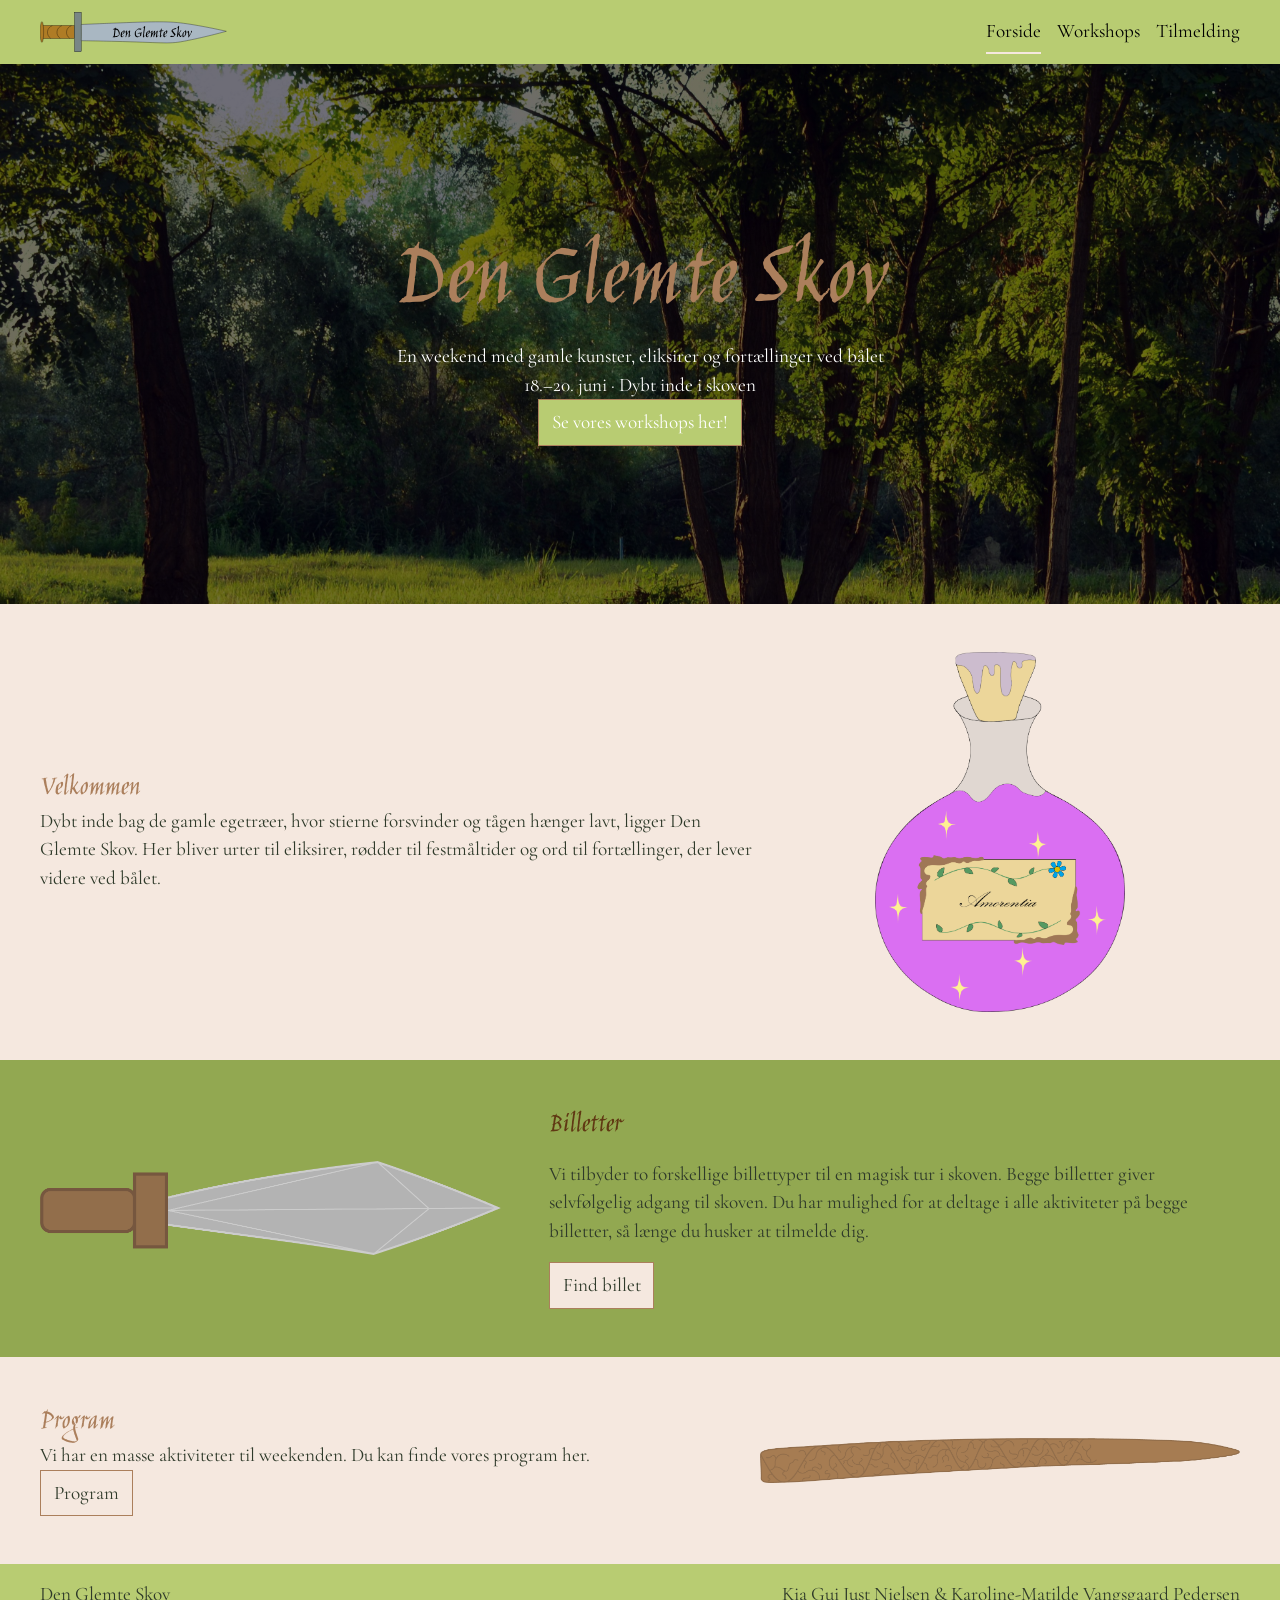
<file: index.html>
<!doctype html>
<html lang="da">

<head>
  <meta charset="UTF-8" />
  <meta name="viewport" content="width=device-width, initial-scale=1.0" />
  <title>Den Glemte Skov</title>
  <link rel="preconnect" href="https://fonts.googleapis.com">
  <link rel="preconnect" href="https://fonts.gstatic.com" crossorigin>
  <link rel="stylesheet"
    href="https://fonts.googleapis.com/css2?family=Cormorant+Garamond:wght@400;600;700&family=Jim+Nightshade&display=swap">
  <link rel="stylesheet" href="./starter.css" />
  <link rel="stylesheet" href="./style.css" />
</head>

<body>
  <header class="site-header">
    <div class="header-content">
      <a class="site-logo" href="./"><img src="./logo.svg" alt="Den Glemte Skov - til forsiden" /></a>
      <nav class="site-nav">
        <button popovertarget="menu">Menu</button>
        <ul class="menu" id="menu" popover>
          <li><a href="./" aria-current="page">Forside</a></li>
          <li><a href="./svg.html">Workshops</a></li>
          <li><a href="./form.html">Tilmelding</a></li>
        </ul>
      </nav>
    </div>
  </header>

  <main>
    <section class="hero">
      <div class="hero-content">
        <h1 class="title">Den Glemte Skov</h1>
        <p>En weekend med gamle kunster, eliksirer og fortællinger ved bålet</p>
        <p class="hero-date">18.–20. juni · Dybt inde i skoven</p>
        <a class="button" href="./svg.html">Se vores workshops her!</a>
      </div>
    </section>
    <section class="grid3-2">
      <div>
        <h2>Velkommen</h2>
        <p>Dybt inde bag de gamle egetræer, hvor stierne forsvinder og tågen hænger lavt,
          ligger Den Glemte Skov. Her bliver urter til eliksirer, rødder til festmåltider
          og ord til fortællinger, der lever videre ved bålet.</p>
      </div>
      <img class="img" src="imgs/potion.png" alt="Potion" />
    </section>
    <article class="billet-side">
      <section class="grid2-3">
        <h2>Billetter</h2>
        <p>Vi tilbyder to forskellige billettyper til en magisk tur i skoven. Begge billetter giver selvfølgelig adgang
          til
          skoven. Du har mulighed for at deltage i alle aktiviteter på begge billetter, så længe du husker at tilmelde
          dig.
        </p>
        <img class="sword" src="imgs/sword.png" alt="Sword" />
        <div class="find-billet"><button popovertarget="billetter">Find billet</button></div>
      </section>
    </article>
    <div id="billetter" popover>
      <h2>Billetter</h2>
      <p>Vælg den billet, der passer til dit eventyr.</p>
      <ul class="billet-typer">
        <li class="billet-type">
          <h3>Dagsbillet</h3>
          <p>Adgang til skoven og alle workshops</p>
          <p class="price">249 kr.</p>
        </li>
        <li class="billet-type">
          <h3>Weekendbillet</h3>
          <p>Hele weekenden, alle workshops og aftenbål</p>
          <p class="price">599 kr.</p>
        </li>
      </ul>
      <div class="billetter-knapper">
        <a class="button" href="./form.html">Gå til tilmelding</a>
        <button popovertarget="billetter" popovertargetaction="hide">Luk</button>
      </div>
    </div>
    <section class="grid3-2">
      <div>
        <h2>Program</h2>
        <p>Vi har en masse aktiviteter til weekenden. Du kan finde vores program her.</p>
        <div class="program-knapper"><button popovertarget="program">Program</button></div>
      </div>
      <img class="wand" src="imgs/Tryllestav.png" alt="Tryllestav" />
      <div id="program" popover>
        <h2>Program</h2>
        <p>Vi har samlet de vigtigste programpunkter til dig her</p>

        <ul class="program-dage">
          <li class="program-dag">
            <h3>18. juni</h3>
            <ul class="program-punkter">
              <li><span class="tid">Hele dagen</span> Åben bålplads med historiefortællinger</li>
              <li><span class="tid">kl. 9</span> Første Wand Workshop</li>
              <li><span class="tid">kl. 9</span> Første Potion Workshop</li>
              <li><span class="tid">kl. 10</span> Første Sword Workshop</li>
              <li><span class="tid">kl. 11</span> Anden Wand Workshop</li>
              <li class="faelles"><span class="tid">kl. 12</span> Første fællesaktivitet: Potionkamp på kamppladsen.
                Info følger på dagen</li>
              <li><span class="tid">kl. 13</span> Anden Sword Workshop</li>
              <li><span class="tid">kl. 13</span> Anden Potion Workshop</li>
              <li class="faelles"><span class="tid">kl. 14</span> Anden fællesaktivitet: Der er krig mellem magikerne og
                menneskerne</li>
              <li><span class="tid">kl. 15</span> Tredje Wand Workshop</li>
              <li><span class="tid">kl. 16</span> Tredje Sword Workshop</li>
            </ul>
          </li>
          <li class="program-dag">
            <h3>19. juni</h3>
            <ul class="program-punkter">
              <li><span class="tid">Hele dagen</span> Åben bålplads med historiefortællinger</li>
              <li><span class="tid">kl. 9</span> Første Wand Workshop</li>
              <li><span class="tid">kl. 9</span> Første Potion Workshop</li>
              <li><span class="tid">kl. 10</span> Første Sword Workshop</li>
              <li><span class="tid">kl. 11</span> Anden Wand Workshop</li>
              <li class="faelles"><span class="tid">kl. 12</span> Første fællesaktivitet: Potionkamp på kamppladsen.
                Info følger på dagen</li>
              <li><span class="tid">kl. 13</span> Anden Sword Workshop</li>
              <li><span class="tid">kl. 13</span> Anden Potion Workshop</li>
              <li class="faelles"><span class="tid">kl. 14</span> Anden fællesaktivitet: Det onde prøver at rekruttere
                flere folk</li>
              <li><span class="tid">kl. 15</span> Tredje Wand Workshop</li>
              <li><span class="tid">kl. 16</span> Tredje Sword Workshop</li>
            </ul>
          </li>
          <li class="program-dag">
            <h3>20. juni</h3>
            <ul class="program-punkter">
              <li><span class="tid">kl. 9</span> Første Wand Workshop</li>
              <li><span class="tid">kl. 9</span> Første Potion Workshop</li>
              <li><span class="tid">kl. 10</span> Første Sword Workshop</li>
              <li><span class="tid">kl. 11</span> Anden Wand Workshop</li>
              <li><span class="tid">kl. 13</span> Anden Sword Workshop</li>
              <li><span class="tid">kl. 13</span> Anden Potion Workshop</li>
              <li class="faelles"><span class="tid">kl. 14</span> Vi siger farvel med en sidste potionkamp på
                kamppladsen. Info følger på dagen</li>
            </ul>
          </li>
        </ul>

        <div class="program-knapper">
          <a class="button" href="./form.html">Gå til tilmelding</a>
          <button popovertarget="program" popovertargetaction="hide">Luk</button>
        </div>
      </div>
    </section>
  </main>

  <footer class="site-footer">
    <div class="footer-content">
      <p>Den Glemte Skov</p>
      <p>Kia Gui Just Nielsen & Karoline-Matilde Vangsgaard Pedersen</p>
    </div>
  </footer>
  <script src="./script.js"></script>
</body>

</html>
</file>
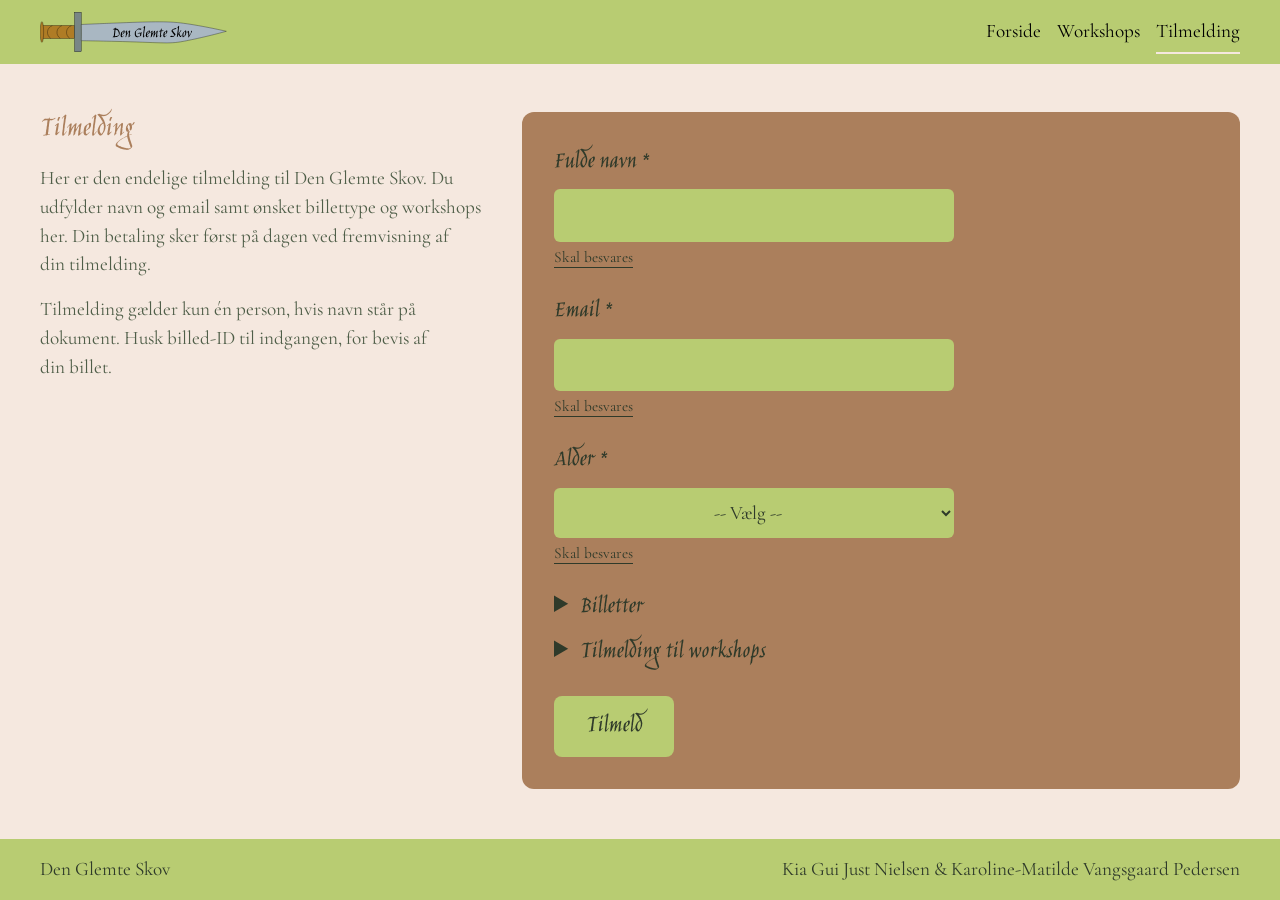
<file: form.html>
<!DOCTYPE html>
<html lang="da">

<head>
  <meta charset="UTF-8">
  <meta name="viewport" content="width=device-width, initial-scale=1.0">
  <title>Formular | Den Glemte Skov</title>
  <link rel="preconnect" href="https://fonts.googleapis.com">
  <link rel="preconnect" href="https://fonts.gstatic.com" crossorigin>
  <link rel="stylesheet"
    href="https://fonts.googleapis.com/css2?family=Cormorant+Garamond:wght@400;600;700&family=Jim+Nightshade&display=swap">
  <link rel="stylesheet" href="./starter.css">
  <link rel="stylesheet" href="./style.css">
</head>

<body>
  <header class="site-header">
    <div class="header-content">
      <a class="site-logo" href="./"><img src="./logo.svg" alt="Den Glemte Skov - til forsiden" /></a>
      <nav class="site-nav">
        <button popovertarget="menu">Menu</button>
        <ul class="menu" id="menu" popover>
          <li><a href="./">Forside</a></li>
          <li><a href="./svg.html">Workshops</a></li>
          <li><a href="./form.html" aria-current="page">Tilmelding</a></li>
        </ul>
      </nav>
    </div>
  </header>

  <main>
    <section class="form-page">
      <header class="form-intro">
        <h1>Tilmelding</h1>
        <p>Her er den endelige tilmelding til Den Glemte Skov. Du udfylder navn og email samt ønsket billettype og
          workshops
          her. Din betaling sker først på dagen ved fremvisning af din tilmelding. </p>
        <p>Tilmelding gælder kun én person, hvis navn står på dokument. Husk billed-ID til indgangen, for bevis af din
          billet.</p>
      </header>

      <form action="./opsamling.html">
        <label for="navn">Fulde navn *</label>
        <input type="text" id="navn" name="navn" required>
        <p class="skal-besvares">Skal besvares</p>
        <label for="email">Email *</label>
        <input type="email" id="email" name="email" required>
        <p class="skal-besvares">Skal besvares</p>

        <!-- Dropdown med alder
             - name="alder" er det, der sendes videre til opsamling.html -->
        <label for="alder">Alder *</label>
        <select id="alder" name="alder" required>
          <option value="">-- Vælg --</option>
          <option value="0-4">0-4 år</option>
          <option value="5-9">5-9 år</option>
          <option value="10-14">10-14 år</option>
          <option value="15-19">15-19 år</option>
          <option value="20-24">20-24 år</option>
          <option value="25-29">25-29 år</option>
          <option value="30-34">30-34 år</option>
          <option value="35-39">35-39 år</option>
          <option value="40-44">40-44 år</option>
          <option value="45-49">45-49 år</option>
          <option value="50+">50+ år</option>
        </select>
        <p class="skal-besvares">Skal besvares</p>

        <details class="Billettype">
          <summary>Billetter</summary>
          <fieldset>
            <legend>Hvilken type billet ønsker du at købe?</legend>

            <label><input type="radio" name="billet" value="en-dag" required> Endagsbillet</label>
            <label><input type="radio" name="billet" value="weekend"> Weekendbillet</label>

            <!-- Vises KUN når "Endagsbillet" er valgt (styres i style.css med :has) -->
            <fieldset class="vaelg-dag">
              <legend>Hvilken dag?</legend>
              <label><input type="radio" name="dag" value="fredag"> Fredag</label>
              <label><input type="radio" name="dag" value="lordag"> Lørdag</label>
              <label><input type="radio" name="dag" value="sondag"> Søndag</label>
            </fieldset>
          </fieldset>
        </details>


        <!-- Workshops - tiderne passer med programmet på forsiden (index.html)
             - name = hvilken workshop (potion / wand / sword)
             - value = dag + tid, fx "fre-kl9" -> script.js laver det om til
               "Fredag 18. juni kl. 9" på opsamlingssiden -->
        <details class="workshop">
          <summary>Tilmelding til workshops</summary>

          <fieldset>
            <legend>Du kan vælge at deltage på følgende tidspunkt til Potion workshop:</legend>

            <label><input type="radio" name="potion" value="fre-kl9"> Fredag 18. juni kl. 9</label>
            <label><input type="radio" name="potion" value="fre-kl13"> Fredag 18. juni kl. 13</label>
            <label><input type="radio" name="potion" value="fre-kl15"> Fredag 18. juni kl. 15</label>
            <label><input type="radio" name="potion" value="lor-kl9"> Lørdag 19. juni kl. 9</label>
            <label><input type="radio" name="potion" value="lor-kl13"> Lørdag 19. juni kl. 13</label>
            <label><input type="radio" name="potion" value="son-kl9"> Søndag 20. juni kl. 9</label>
            <label><input type="radio" name="potion" value="son-kl13"> Søndag 20. juni kl. 13</label>
            <div class="fjern"><button type="button" class="fjern-valg">Fjern valg</button></div>
          </fieldset>
          <fieldset>
            <legend>Du kan vælge at deltage på følgende tidspunkt til Wand workshop:</legend>

            <label><input type="radio" name="wand" value="fre-kl9"> Fredag 18. juni kl. 9</label>
            <label><input type="radio" name="wand" value="fre-kl11"> Fredag 18. juni kl. 11</label>
            <label><input type="radio" name="wand" value="fre-kl15"> Fredag 18. juni kl. 15</label>
            <label><input type="radio" name="wand" value="lor-kl9"> Lørdag 19. juni kl. 9</label>
            <label><input type="radio" name="wand" value="lor-kl11"> Lørdag 19. juni kl. 11</label>
            <label><input type="radio" name="wand" value="lor-kl15"> Lørdag 19. juni kl. 15</label>
            <label><input type="radio" name="wand" value="son-kl9"> Søndag 20. juni kl. 9</label>
            <label><input type="radio" name="wand" value="son-kl11"> Søndag 20. juni kl. 11</label>
            <div class="fjern"><button type="button" class="fjern-valg">Fjern valg</button></div>
          </fieldset>
          <fieldset>
            <legend>Du kan vælge at deltage på følgende tidspunkt til Sword workshop:</legend>

            <label><input type="radio" name="sword" value="fre-kl10"> Fredag 18. juni kl. 10</label>
            <label><input type="radio" name="sword" value="fre-kl13"> Fredag 18. juni kl. 13</label>
            <label><input type="radio" name="sword" value="fre-kl16"> Fredag 18. juni kl. 16</label>
            <label><input type="radio" name="sword" value="lor-kl10"> Lørdag 19. juni kl. 10</label>
            <label><input type="radio" name="sword" value="lor-kl13"> Lørdag 19. juni kl. 13</label>
            <label><input type="radio" name="sword" value="lor-kl16"> Lørdag 19. juni kl. 16</label>
            <label><input type="radio" name="sword" value="son-kl10"> Søndag 20. juni kl. 10</label>
            <label><input type="radio" name="sword" value="son-kl13"> Søndag 20. juni kl. 13</label>
            <div class="fjern"><button type="button" class="fjern-valg">Fjern valg</button></div>
          </fieldset>
        </details>

        <button type="submit">Tilmeld</button>
      </form>
    </section>
  </main>

  <footer class="site-footer">
    <div class="footer-content">
      <p>Den Glemte Skov</p>
      <p>Kia Gui Just Nielsen & Karoline-Matilde Vangsgaard Pedersen</p>
    </div>
  </footer>
  <script src="./script.js"></script>
</body>

</html>
</file>
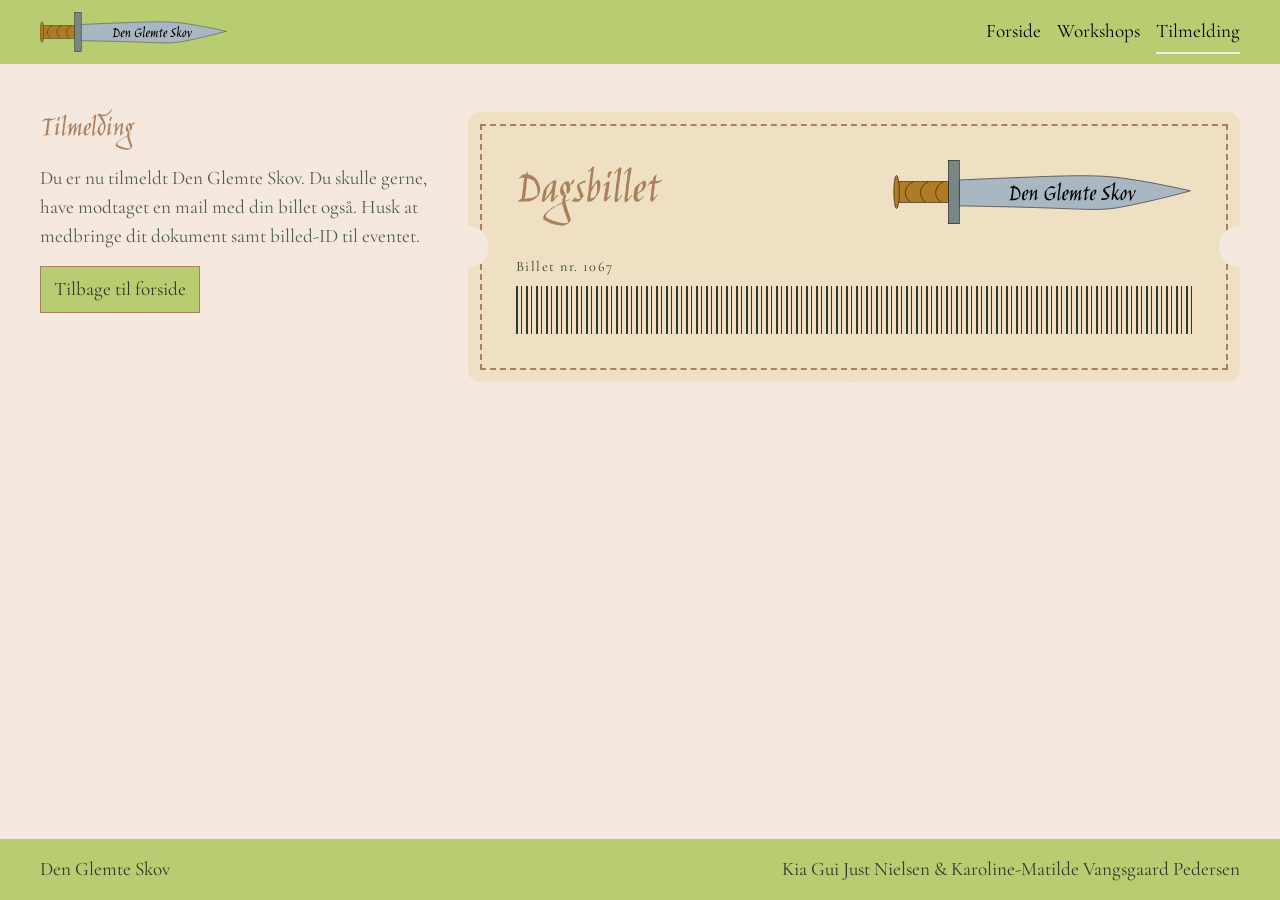
<file: opsamling.html>
<!doctype html>
<html lang="da">

<head>
  <meta charset="UTF-8" />
  <meta name="viewport" content="width=device-width, initial-scale=1.0" />
  <title>Opsamling | Den Glemte Skov</title>
  <!-- Skrifttyper: Cormorant Garamond (brødtekst) + Jim Nightshade (titlen på billetten) -->
  <link rel="preconnect" href="https://fonts.googleapis.com">
  <link rel="preconnect" href="https://fonts.gstatic.com" crossorigin>
  <link rel="stylesheet"
    href="https://fonts.googleapis.com/css2?family=Cormorant+Garamond:wght@400;600;700&family=Jim+Nightshade&display=swap">
  <link rel="stylesheet" href="./starter.css" />
  <link rel="stylesheet" href="./style.css" />
</head>

<body>
  <header class="site-header">
    <div class="header-content">
      <a class="site-logo" href="./"><img src="./logo.svg" alt="Den Glemte Skov - til forsiden" /></a>
      <nav class="site-nav">
        <button popovertarget="menu">Menu</button>
        <ul class="menu" id="menu" popover>
          <li><a href="./">Forside</a></li>
          <li><a href="./svg.html">Workshops</a></li>
          <li><a href="./form.html" aria-current="page">Tilmelding</a></li>
        </ul>
      </nav>
    </div>
  </header>

  <main>
    <section class="opsamling-page">
      <div class="opsamling-intro">
        <h1>Tilmelding</h1>
        <p>Du er nu tilmeldt Den Glemte Skov. Du skulle gerne, have modtaget en mail med din billet også. Husk at
          medbringe dit dokument samt billed-ID til eventet.</p>
        <div class="actions">
          <a class="button" href="./forside.html">Tilbage til forside</a>
        </div>
      </div>
      <article class="opsamling-placeholder"></article>
    </section>
  </main>

  <footer class="site-footer">
    <div class="footer-content">
      <p>Den Glemte Skov</p>
      <p>Kia Gui Just Nielsen & Karoline-Matilde Vangsgaard Pedersen</p>
    </div>
  </footer>
  <script src="./script.js"></script>
</body>

</html>
</file>
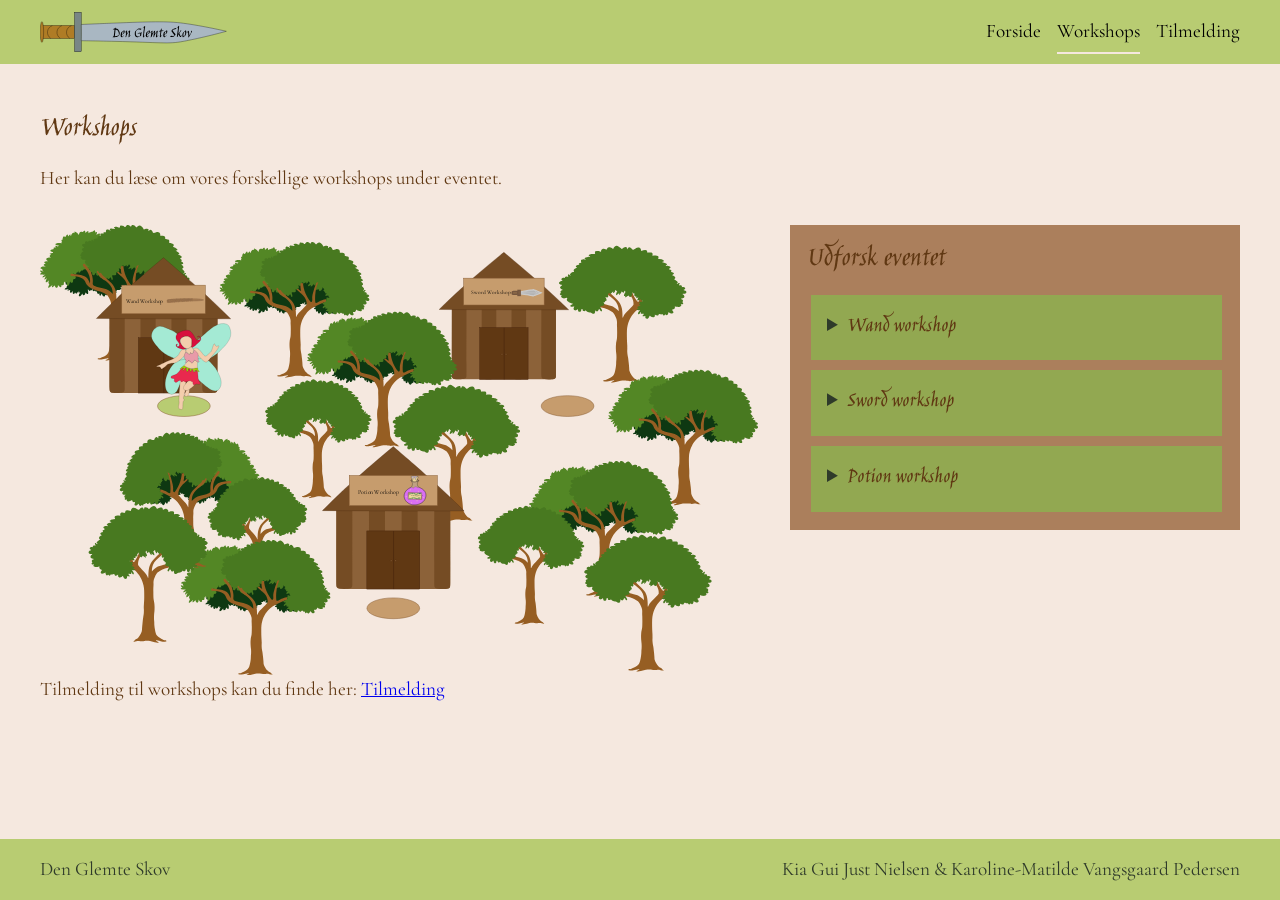
<file: svg.html>
<!DOCTYPE html>
<html lang="da">

<head>
  <meta charset="UTF-8">
  <meta name="viewport" content="width=device-width, initial-scale=1.0">
  <title>Workshop | Den Glemte Skov</title>
  <link rel="preconnect" href="https://fonts.googleapis.com">
  <link rel="preconnect" href="https://fonts.gstatic.com" crossorigin>
  <link rel="stylesheet"
    href="https://fonts.googleapis.com/css2?family=Cormorant+Garamond:wght@400;600;700&family=Jim+Nightshade&display=swap">
  <link rel="stylesheet" href="./starter.css">
  <link rel="stylesheet" href="./style.css">
</head>

<body>
  <header class="site-header">
    <div class="header-content">
      <a class="site-logo" href="./"><img src="./logo.svg" alt="Den Glemte Skov - til forsiden" /></a>
      <nav class="site-nav">
        <button popovertarget="menu">Menu</button>
        <ul class="menu" id="menu" popover>
          <li><a href="./">Forside</a></li>
          <li><a href="./svg.html" aria-current="page">Workshops</a></li>
          <li><a href="./form.html">Tilmelding</a></li>
        </ul>
      </nav>
    </div>
  </header>

  <main>
    <section class="svg-page">
      <header class="svg-intro">
        <h1>Workshops</h1>
        <p>Her kan du læse om vores forskellige workshops under eventet.</p>
      </header>

      <div class="svg-layout">
        <div class="svg-placeholder">
          <svg xmlns="http://www.w3.org/2000/svg" xmlns:xlink="http://www.w3.org/1999/xlink"
            viewBox="0 0 1409.78 884.62">
            <!-- <defs> = "definitioner": ting, der bliver gjort klar,
                   men ikke tegnet direkte (stilarter og farveovergange) -->
            <defs>
              <style>
                .cls-1 {
                  stroke-width: 2px;
                }

                .cls-1,
                .cls-2,
                .cls-3,
                .cls-4,
                .cls-5,
                .cls-6,
                .cls-7,
                .cls-8,
                .cls-9,
                .cls-10,
                .cls-11,
                .cls-12,
                .cls-13,
                .cls-14,
                .cls-15,
                .cls-16,
                .cls-17,
                .cls-18,
                .cls-19,
                .cls-20,
                .cls-21,
                .cls-22,
                .cls-23,
                .cls-24,
                .cls-25 {
                  stroke-miterlimit: 10;
                }

                .cls-1,
                .cls-5 {
                  stroke: #ccc;
                }

                .cls-1,
                .cls-26 {
                  fill: #b3b3b3;
                }

                .cls-27 {
                  fill: #0e3812;
                }

                .cls-28 {
                  font-family: MyriadPro-Regular, 'Myriad Pro';
                  font-size: 1.27px;
                }

                .cls-2,
                .cls-5,
                .cls-7,
                .cls-16,
                .cls-21 {
                  fill: none;
                }

                .cls-2,
                .cls-18,
                .cls-22,
                .cls-25 {
                  stroke: #42210b;
                }

                .cls-3 {
                  fill: #a4ead4;
                }

                .cls-3,
                .cls-4,
                .cls-6,
                .cls-9,
                .cls-10,
                .cls-11,
                .cls-12,
                .cls-13,
                .cls-14,
                .cls-16,
                .cls-17,
                .cls-23,
                .cls-24 {
                  stroke: #000;
                }

                .cls-3,
                .cls-4,
                .cls-6,
                .cls-9,
                .cls-10,
                .cls-11,
                .cls-12,
                .cls-13,
                .cls-14,
                .cls-17,
                .cls-23 {
                  stroke-width: .25px;
                }

                .cls-4 {
                  fill: #ccbcce;
                }

                .cls-6 {
                  fill: #00a3e7;
                }

                .cls-7,
                .cls-19,
                .cls-21 {
                  stroke: #926e4b;
                }

                .cls-29 {
                  fill: url(#linear-gradient);
                }

                .cls-8 {
                  stroke: #569a62;
                }

                .cls-8,
                .cls-13 {
                  fill: #569a62;
                }

                .cls-8,
                .cls-18,
                .cls-21 {
                  stroke-width: .75px;
                }

                .cls-9 {
                  fill: #e89aa8;
                }

                .cls-30 {
                  fill: #fef192;
                }

                .cls-10 {
                  fill: #f3cdac;
                }

                .cls-11 {
                  fill: #e0be00;
                }

                .cls-12 {
                  fill: #da6ff2;
                }

                .cls-31 {
                  fill: #965e23;
                }

                .cls-32 {
                  letter-spacing: 0em;
                }

                .cls-14 {
                  fill: #e9294e;
                }

                .cls-15 {
                  stroke: #76573f;
                  stroke-width: 3px;
                }

                .cls-15,
                .cls-33 {
                  fill: #926e4b;
                }

                .cls-34 {
                  font-family: KunstlerScript, FPTDHE+KunstlerScript;
                  font-size: 3.39px;
                }

                .cls-35 {
                  fill: #9f7756;
                }

                .cls-16,
                .cls-22,
                .cls-24,
                .cls-25 {
                  stroke-width: .5px;
                }

                .cls-17 {
                  fill: #d70f3c;
                }

                .cls-18 {
                  fill: #603813;
                }

                .cls-36,
                .cls-25 {
                  fill: #754c24;
                }

                .cls-37 {
                  fill: #538725;
                }

                .cls-38,
                .cls-22 {
                  fill: #8c6239;
                }

                .cls-19 {
                  fill: #a67c52;
                }

                .cls-20 {
                  fill: #c69c6d;
                  stroke: #8c6239;
                }

                .cls-39 {
                  letter-spacing: -.01em;
                }

                .cls-40 {
                  font-size: 10.79px;
                }

                .cls-40,
                .cls-41,
                .cls-42 {
                  font-family: BaskOldFace, OJXBPG+BaskOldFace;
                }

                .cls-41 {
                  font-size: 11.48px;
                }

                .cls-42 {
                  font-size: 12.09px;
                }

                .cls-43 {
                  letter-spacing: 0em;
                }

                .cls-26 {
                  opacity: .31;
                }

                .cls-44,
                .cls-24 {
                  fill: #ecd69a;
                }

                .cls-45 {
                  letter-spacing: 0em;
                }

                .cls-23 {
                  fill: #a5d300;
                }

                .cls-46 {
                  fill: #487920;
                }
              </style>
              <linearGradient id="linear-gradient" x1="729.37" y1="532.05" x2="744.54" y2="532.05"
                gradientUnits="userSpaceOnUse">
                <stop offset="0" stop-color="#fff" />
                <stop offset="1" stop-color="#000" />
              </linearGradient>
            </defs>
            <g id="kort">
              <g id="traer">
                <g>
                  <path class="cls-31"
                    d="M493.02,391.27c1.08,2.16,1.84,5.35,4.89,8.82.62.71,2.82,3.12,8.91,6.03,7.32,3.5,9.43,2.54,17.12,6.36,4.32,2.15,5.99,3.62,7.27,5.23,1.75,2.2,2.83,4.73,4.09,7.68.88,2.05,1.23,3.25,1.46,4.38.5,2.44.4,4.36.36,5.25-.22,4.95.36,3.32.27,14.88-.06,6.51-.09,9.77-.44,12.13-.53,3.55-1.08,4.62-1.46,8.64-.33,3.55-.25,6.37-.19,8.45.14,4.5.54,5.98.79,9.5.21,2.9.3,7.04-.28,12.16.04,5.14-.55,9.34-1.13,12.3-1.09,5.54-1.68,8.57-4.03,11.38-1.77,2.12-3.79,3.18-7.83,5.3-3.14,1.64-4.71,2.47-5.87,2.28-.26-.04-1.27-.24-1.96.41-.32.29-.47.68-.55.97.26.15.64.36,1.12.54,1.37.51,2.53.44,3.4.37,3.49-.27,4.41-.46,4.41-.46,6.78-1.39,9.17-2.06,9.3-1.66.2.6-5.22,3.1-4.99,3.87.11.35,1.33.21,2.66-.05,1.09-.18,2.71-.47,4.67-.89,5.27-1.13,5.42-1.58,8.22-2.02,4.92-.78,9.4-.16,10.13-.05,2.41.35,3.3.75,5.39.59,2.12-.17,2.8-.71,4.99-.54.75.06,1.71.25,3.64.65,1.38.28,2.52.53,3.3.72,1.65.35,2.07.28,2.11.14.06-.19-.48-.49-1.29-1.19-.95-.81-1.15-1.18-1.8-1.8-1.3-1.25-1.97-1.15-3.47-2.18-1.15-.78-1.82-1.57-2.88-2.8-3.74-4.37-5.48-9.77-5.48-9.77-.88-2.73-.25-2.24-1.51-14.34-.49-4.69-.74-7.04-1.15-9.57-.48-2.9-.82-4.24-1.06-6.89-.31-3.46-.17-6.06-.12-7.19.32-7.23-.57-9.67-.64-20.69-.06-9.21-.1-13.82,1.24-19.59,1.42-6.09,3.51-10.38,4.31-11.94.49-.94,1.94-3.7,4.32-6.89,2.51-3.39,4.83-5.61,5.75-6.46,2.72-2.52,5.2-4.17,7.76-5.7,7.58-4.56,15.62-8.07,19.93-9.85.11-.64.19-1.61,0-2.74-.1-.58-.25-1.08-.4-1.48-3.84.62-6.76,1.82-8.8,2.87-3.81,1.98-7.06,4.75-8.34,3.56-.32-.3-.42-.76-.46-1.11-.44-4.95-.58-11.67.59-19.44,1.06-7.1,2.89-12.92,4.57-17.23q-1.64.75-3.28,1.5c-5.89,16.47-7.17,24.41-6.97,28.53.04.98.36,5.44-1.15,6.13-.57.26-1.24-.08-1.73-.43-2.54-3.3-5.8-8.27-8.43-14.96-2.92-7.44-3.94-14.14-4.31-18.73q-1.82-.1-3.64-.21c-.35,1.8-.66,4.19-.58,6.99.09,3.15.63,5.76,1.15,7.64-.63-.28-1.54-.77-2.49-1.61-1.55-1.37-1.95-2.58-2.98-2.69-.51-.06-1.27.13-2.29,1.4.75.79,1.87,1.96,3.26,3.34,4.52,4.48,5.06,4.42,6.99,6.56,1.68,1.86,4.91,5.52,6.23,11.19.63,2.71.64,5.06.54,6.64-3.19,3.95-5.93,6.98-7.92,9.08-4.51,4.78-6.5,6.24-8.24,10.22-.63,1.44-1.13,3-1.53,2.91-.63-.14-.07-4.12-.67-10.76-.17-1.82-.3-3.24-.67-5.06-.12-.55-.96-4.54-3.06-8.66-2.21-4.34-5.44-7.44-11.88-13.62-5.16-4.95-7.74-6.66-8.7-9.06-.16-.38-.64-1.71-1.66-2.03-1.06-.33-1.73.76-2.59.33-.6-.31-.47-.94-1.53-2.69-.59-.99-.93-1.53-1.34-1.51-.77.04-1.21,1.99-1.25,2.15,1.32,2.83,3.53,6.76,7.19,10.33,2.11,2.05,2.64,1.99,5.65,4.42,4.48,3.6,9.33,7.51,11.98,13.77.93,2.2,2.14,5.98,2,11.4-1.2-1.54-2.96-3.47-5.35-5.26-2.53-1.9-4.92-3-6.71-3.66-6.74-1.94-11.67-3.24-15.52-4.2-2.03-.5-4.5-1.09-5.66-3.34-.93-1.8-.23-3.18-.27-7.33-.04-3.97-.72-6.95-1.13-8.77-.48-2.14-1.3-5.61-3.38-9.44-.75-1.36-2.03-3.12-4.61-6.64-3.53-4.82-2.49-2.79-3.45-4.3-.6-.96-1.03-1.8-1.82-1.94-.98-.17-1.91.87-2.39,1.51q.19,1.29.38,2.58c1.44,1.61,3.35,3.97,5.27,7.1,2.15,3.51,5.13,8.5,6.13,15.61.51,3.55.38,6.66.1,9.04-1.95-7.22-5.32-10.49-7-11.84-3.71-2.97-8.28-3.67-17.42-5.07-2.07-.31-1.52-.06-4.13-.42-2.41-.33-3.29-.6-3.84,0-.18.2-.81,1.03,0,3.66C485.03,382.34,490.82,386.87,493.02,391.27Z" />
                  <path class="cls-46"
                    d="M562.54,382.14c.25-.04.41,1.1,1.29,1.77.59.45,1.3.52,1.89.48.11.25.22.61.15,1.01-.06.4-.26.51-.42.88-.32.74-.23,1.78.16,1.99.36.19.75-.39,1.11-.2.43.24.07,1.21.52,1.55.52.39,1.6-.5,1.81-.22.11.15-.21.45-.32,1.15-.01.11-.1.72.06,1.01.31.56,1.81.42,3.67-.3-.35.49-.79,1.18-1.21,2.06-.64,1.33-1.03,2.13-.73,2.54.43.6,2.25.16,3.51-.54,1.07-.6,1.52-1.27,2.02-1.05.51.22.27,1.02.96,1.68.73.7,1.59.35,1.77.84.17.47-.4,1.32-1.11,1.59-.67.25-1.07-.18-2.08-.14-.69.03-1.24.26-1.58.44-.23.78-.14,1.28,0,1.61.11.29.27.44.52.96.17.36.28.66.35.87q-2.03,0-2.17.56-.2.76,3.17,2.57c-.86.14-1.93.41-3.09.91-.83.36-1.53.76-2.1,1.15-.37.63-.34.93-.25,1.08.17.28.58.17,1.18.43.43.17.73.43.91.62q-1.59.79-3.18,1.59c-.2.28-.22.48-.19.61.19.86,2.75,1.09,3.81,1.19,1.19.11,1.71.04,1.81.31.15.43-1,.9-2.1,2.49-.49.71-1.32,1.92-.96,3.09.04.15.23.77.67.93.69.24,1.8-.76,2.73-2.62.2-.37.54-.58.87-.55.04,0,.39.05.53.31.32.56-.67,1.38-.43,1.88.14.3.62.34,2.08.28,2.24-.11,2.77-.29,2.94-.02.41.7-2.56,2.99-2.05,3.96.13.25.43.34.71.37.51.01,1.23-.02,2.07-.21,1.05-.24,1.62-.59,1.88-.31.25.26-.1.79-.14,1.64-.05.96.32,1.78.68,2.35.41.24,1.81,1.01,3.2.46,1.1-.44,1.7-1.53,2.1-2.24.85-1.52.67-2.44,1.25-2.63.62-.19,1.01.82,2.55,1.72.55.33,2.24,1.32,3.95.77.33-.11,1.35-.44,1.81-1.38.61-1.28-.31-2.62.16-2.96.39-.28,1.04.57,2.75,1.15,1.04.35,1.71.58,2.35.29,1.2-.54.86-2.24,1.96-2.71.82-.34,1.16.52,2.91.71,1.76.19,2.61-.54,3.23.09.49.5.21,1.21.84,1.67.5.36,1.12.23,1.17.22.99-.22.99-1.38,1.79-1.58.91-.23,1.39,1.2,2.5,1.11,1.11-.09,1.85-1.62,2.01-1.96.78-1.62.22-2.77.8-3.1.74-.42,1.7,1.43,3.87,1.93,1.33.3,3.54.2,4.14-1.17.47-1.09-.14-2.77-1.58-3.96-.22-.43-.4-.98-.18-1.35.25-.42.85-.28,1.74-.57.95-.3,1.58-.87,1.76-1.05,1.3-1.3.75-3.9.66-4.3,1.35.6,2.52.91,3.38,1.07.77.15,1.72.33,2.95.24.51-.03,1.16-.09,1.96-.37.9-.32,1.57-.78,1.99-1.12.08-.12.34-.57.26-1.18-.09-.79-.67-1.21-.76-1.28.05-.17.15-.4.35-.55.4-.29.82.02,1.52.04.62.01,1.64-.18,2.01-.93.27-.54.08-1.13.03-1.26-.23-.65-.85-1.11-1.58-1.19.95-.61,1.5-1.68,1.39-2.72-.16-1.41-1.53-2.61-3.18-2.49-.1-.22-.2-.52-.08-.75.18-.36.74-.26,1.6-.38.26-.04,1.28-.21,2.23-.79.49-.3,1.08-.65,1.41-1.39.34-.77.21-1.51.15-1.81-.37-2.08-2.55-3.11-2.83-3.24-.02-.18-.03-.47.12-.69.44-.61,1.6.07,3.12-.18.29-.04,2.24-.38,2.79-1.84.28-.75.15-1.69-.25-2.37-1.13-1.93-4.17-1.67-4.2-2.4-.03-.62,2.15-.72,2.59-2.16.26-.86-.24-1.69-.3-1.78-.77-1.23-2.87-1.6-5.17-.74.07-.2.48-1.5-.19-2.43-.7-1-2.13-.9-2.81-.85-.63.04-1.13.21-1.45.34-.11-.21-.23-.52-.2-.88.04-.65.51-.93.83-1.58.19-.36.36-.93.29-1.76-.86-.3-1.42-.19-1.77-.02-.71.34-.87,1.05-1.8,1.49-.38.18-.73.25-.96.27q-.07-.41-.13-.82c.33-.2,1.62-1.02,1.59-2.12,0-.31-.12-.91-1.9-2.25-2.37-1.78-3.91-2.04-3.91-2.82,0-.74,1.35-.88,1.62-2.15.14-.71-.14-1.33-.3-1.68-.73-1.6-2.49-2.29-2.84-2.43-.84-.33-1.54-.37-1.6-.76-.05-.25.22-.52.45-.7.36-.25.74-.53,1.13-.85.36-.29.69-.58.99-.87-.05-.37-.18-1.03-.65-1.59-.36-.42-.76-.62-1.1-.77-.67-.3-1.78-.74-3.32-1.17.1-.1,1.26-1.25.94-2.14-.16-.44-.7-.68-1.78-1.14-.65-.28-1.22-.46-1.61-.58-.07-.19-.15-.48-.13-.82.12-1.51,2.21-1.85,2.25-2.85.04-1.02-2.09-2.07-3.75-2.38-1.64-.32-3.02.04-3.78.32-.28-.29-.56-.66-.47-1,.17-.72,1.74-.5,2-1.25.27-.81-1.24-2.04-1.32-2.11-.73-.58-1.41-.78-2.35-1.03-1.75-.48-3.11-.84-3.98-1.07-.12-.21-.25-.49-.15-.7.14-.3.61-.22,1.17-.38.65-.19,1.5-.71,1.57-1.26.12-.86-1.6-1.77-2.08-2.02-1.06-.56-1.86-.69-4.18-1.13-.66-.13-1.76-.34-3.16-.61q-.03-.32-.06-.64c1.05-1.61.81-2.54.7-2.85-.74-2.06-5.02-2.09-5.53-2.09-2.39,0-3.96.81-4.41.1-.33-.53.42-1.19.19-2.53-.02-.13-.21-1.21-1.01-1.95-.95-.89-2.24-.81-4.54-.63-1.17.09-2.15.27-2.87.42-.05-.37-.13-.88-.29-1.48-.31-1.15-.73-2-.83-2.17-.74-1.28-4.6-1.16-9.23.49,0-.35-.15-3.71-2.48-5.16-2.06-1.27-4.77-.41-6.18.48-.61.39-1.22.93-2.66,1.75-1.55.88-2.01.91-2.38.84-.88-.17-.95-.92-2.12-2.04-.33-.32-2.58-2.48-4.44-1.82-.75.26-1.26.93-1.39,1.12-.48.68-.59,1.37-.62,1.69-.14.1-.4.26-.63.17-.64-.24-.06-2.01-.84-2.94-.94-1.14-3.42-.44-4.53.03-1.58.67-2.55,1.79-3.03,2.43-.16.11-.4.22-.64.15-.26-.08-.39-.35-.43-.42-.45-.85-2.96-2.71-4.27-3.5-1.52-.91-2.65-1.59-4-1.46-2.9.26-4.53,3.99-4.74,4.5-.14.14-.37.31-.67.36-.46.06-.83-.22-1.17-.45-.57-.38-1.22-.61-1.81-.96-.3-.17-2.67-1.56-4.81-.75-.48.18-1.48.56-1.82,1.47-.25.68,0,1.31-.43,1.8-.29.33-.71.41-1.03.43-.34-.28-2.72-2.18-5.36-1.4-.4.12-1.37.42-2.19,1.38-1.09,1.28-1.11,2.84-1.1,3.27-.1.14-.26.34-.51.45-.66.29-1.35-.29-2.23-.67-.77-.33-1.36-.37-2.55-.44-1.1-.07-3.69-.23-4.54,1.15-.76,1.23.53,2.62-.2,3.53-.72.9-2.36.07-4.64.14-1.37.05-3.25.43-5.46,1.91-.15.59-.04.91.09,1.09.33.46.98.19,1.7.75.27.21.67.62.58.87-.11.3-.84.25-1.34.24-.52,0-1.67.21-3.95.65-1.65.32-2.81.64-3.59,1.51-.15.16-.34.41-.33.71.02.55.65,1.08,1.62,1.38.29.47.26.68.2.77-.33.58-2.46-.82-5-.52-1.07.12-1.89.51-2.35.76-.18.3-.58,1.05-.57,2.07.01,1.49.89,2.46,1.08,2.66-.82.21-1.54.41-2.15.57-1.7.46-2.1.59-2.24.96-.24.65.53,1.55.86,1.9-.18.03-.49.09-.88.16-3.02.57-3.83,1.07-4.36,1.55-.33.29-.54.49-.62.83-.33,1.3,1.68,2.77,1.81,2.86.04.11.09.31.02.51-.3.92-2.58.24-4.16,1.46-.39.3-.9.84-1.27,1.89,0,.38.04.91.26,1.47.26.68.57.88.51,1.19-.1.45-.86.49-1.94.83-.08.03-1.81.59-3.34,1.83-.81.66-1.32,1.07-1.45,1.8-.19,1.15.73,2.15.91,2.34-.1.3-.23.39-.33.41-.39.1-.7-.83-1.69-1.71-.45-.39-1.12-.99-1.66-.78-.54.2-.68,1.06-.7,1.22-.23,1.4.82,2.23.52,2.68-.42.61-2.49-.96-4.32-.09-.24.11-.81.38-1.09.98-.3.65.03,1.03-.22,1.35-.5.61-2-.57-3.56-.13-.83.23-1.4.84-1.77,1.34-.05.17-.39,1.27.21,2.38.52.98,1.41,1.3,1.6,1.36-2.85-.19-5.17.9-5.77,2.66-.12.36-.22.9-.1,1.64.39.55,1.04,1.32,2.05,1.84,1.55.81,2.81.41,2.99.93.33.9-3.37,2.27-3.42,4.2-.03.99.89,2.35,4.77,4.07-.27.02-2.57.17-3.64,2.06-.32.57-.44,1.15-.48,1.59q.38.79.77,1.59c-1.18.41-1.93,1.23-1.86,1.92.06.56.64.96,1.15,1.31.63.44,1.25.62,1.64.7.34.36.37.58.34.72-.08.35-.61.34-.85.79,0,0-.16.31-.07.83.2,1.14,2.88,3.27,5.86,2.92,1.85-.21,3.3-1.33,3.92-.65.22.25.26.63.26.69.08.78-.57,1.19-.76,1.76-.38,1.13,1.15,2.69,1.67,3.21,2.3,2.33,5.29,3.38,7.22,3.86q1.14.08,1.21.41.13.57-3.11,1.93c-.95.61-1.52,1.39-1.37,1.96.17.62,1.18.81,1.95.95,2.67.48,4.34-.57,4.71.03.36.57-1.17,1.56-1.11,3.43.01.19.08,1.56,1.1,2.39.85.69,2,.73,2.83.42,1.46-.55,1.75-2.1,2.41-1.99.34.05.79.56,1.11,2.9.13.35.42.96,1.03,1.34,1.11.7,2.75.29,3.48-.66.91-1.19.1-2.9,1.04-3.54.34-.24.76-.21,1.05-.16.17,0,.39.03.54.19.27.3.08.78.12,1.25.07.9.99,1.58,1.48,1.82,1.14.57,2.73.1,3.73-1.25.4.69,1.17,1.79,2.47,2.66,2.44,1.63,4.98,1.26,5.68,1.13,2.42,2.11,4.93,2.82,6.04,1.88.6-.51.87-1.59,1.04-2.26.29-1.11.26-2.08.2-2.7.03-.16.08-.31.19-.36.37-.15.83.97,1.87,1.42.05.02.84.34,1.63.09.99-.32,1.7-1.47,1.84-2.88,1.06-.76,1.61-.76,1.92-.57.62.35.38,1.43,1.22,2.53.37.49.81.78,1.14.97.34-.07.96-.25,1.26-.78,1.1-1.93-3.43-6.1-2.41-7.68.28-.44.68-.18,2.48-.69,1.75-.49,3.37-.95,3.83-2.14.09-.23.42-1.26-.7-3q-.2-.9-.39-1.81c.69.45,1.43.8,1.88.5.46-.31.15-1.04.63-1.8.63-.99,1.76-.68,2.25-1.34.41-.56.37-1.78-1.34-4.6-.23-.61-.16-.83-.07-.92.34-.35,1.4.81,2.71.56.12-.03.91-.18,1.32-.82.69-1.08-.51-2.35-.22-4,.13-.69.55-1.68,2.03-2.7.51-.23.98-.37,1.18-.16.35.39-.55,1.61-.27,1.89.4.4,2.85-1.73,2.95-1.82,1.25-1.09,2.15-2.13,2.73-2.84-.13,1.02-.22,2.54.31,2.78.58.26,1.94-1.05,2.54-2.59.53-1.36.31-2.49.75-2.6.33-.09.61.52,1.51,1.29.65.56,1.26.9,1.66,1.09-.57.81-1.24,1.96-1.71,3.46-.24.77-.39,1.48-.48,2.1.01.64.18.86.32.94.36.21.98-.17,3.32-2.24.68-.6,1.25-1.12,1.65-1.48q-.21,1.14-.42,2.28c-.02.36,0,.78.22.9.56.29,2.06-1.76,2.42-2.26.62-.84,1.41-2.1,2.1-3.83.1.33.39,1.17,1.2,1.86.72.62,1.48.77,1.8.82.2-.22.58-.68.74-1.4.27-1.2-.29-2.16-.41-2.37.31.06,1.48.3,2.23,1.4.28.42.42.83.49,1.14-.83.95-1.84,2.41-2.4,4.39-.13.44-.22.87-.28,1.28.05.32.16.73.48.91.71.42,1.84-.72,2.11-.45.32.32-1.19,2.13-.89,2.55.23.32,1.56-.08,6.05-2.91,1.22,2.65,2.27,2.73,2.52,2.73,1.59,0,3.45-3.42,3.55-6.44C562.35,383.4,562.3,382.19,562.54,382.14Z" />
                </g>
                <g>
                  <path class="cls-31"
                    d="M1080.13,142.46c1.29,2.49,2.19,6.17,5.84,10.17.74.81,3.38,3.59,10.67,6.94,8.76,4.03,11.29,2.92,20.48,7.33,5.17,2.48,7.17,4.17,8.7,6.02,2.1,2.53,3.4,5.46,4.9,8.85,1.05,2.36,1.47,3.75,1.75,5.05.6,2.81.48,5.02.43,6.05-.26,5.69.43,3.82.32,17.14-.07,7.5-.1,11.25-.53,13.98-.63,4.08-1.28,5.32-1.74,9.95-.4,4.09-.31,7.34-.23,9.73.17,5.19.65,6.89.95,10.95.24,3.34.35,8.11-.34,14.01.05,5.92-.66,10.76-1.35,14.16-1.31,6.39-2.02,9.88-4.82,13.12-2.12,2.45-4.54,3.67-9.37,6.1-3.76,1.9-5.64,2.85-7.03,2.64-.31-.05-1.52-.28-2.35.46-.37.34-.56.79-.66,1.12.32.18.77.41,1.34.62,1.65.6,3.04.51,4.08.43,4.17-.3,5.28-.52,5.28-.52,8.11-1.61,10.96-2.38,11.12-1.93.24.71-6.25,3.58-5.96,4.47.12.4,1.58.24,3.18-.06,1.3-.21,3.24-.54,5.59-1.03,6.3-1.29,6.48-1.81,9.83-2.32,5.89-.9,11.24-.19,12.13-.06,2.88.4,3.94.87,6.45.68,2.53-.19,3.34-.81,5.96-.62.91.06,2.06.29,4.36.74,1.65.33,3.01.62,3.95.83,1.98.41,2.47.33,2.52.16.07-.21-.57-.56-1.54-1.36-1.14-.93-1.38-1.36-2.15-2.08-1.56-1.43-2.37-1.33-4.16-2.51-1.37-.9-2.18-1.81-3.44-3.22-4.48-5.03-6.57-11.27-6.57-11.27-1.04-3.14-.29-2.57-1.8-16.51-.59-5.41-.88-8.12-1.38-11.03-.56-3.34-.97-4.88-1.26-7.94-.37-3.99-.2-6.97-.14-8.28.38-8.33-.69-11.14-.77-23.83-.08-10.62-.12-15.93,1.49-22.57,1.69-7.03,4.19-11.96,5.16-13.76.58-1.09,2.32-4.26,5.16-7.94,3.01-3.9,5.77-6.46,6.88-7.44,3.26-2.91,6.23-4.8,9.28-6.57,9.07-5.25,18.71-9.29,23.86-11.34.13-.75.23-1.87,0-3.17-.12-.67-.3-1.24-.48-1.7-4.6.72-8.09,2.09-10.53,3.31-4.56,2.27-8.45,5.47-9.98,4.09-.38-.34-.51-.87-.55-1.27-.52-5.71-.69-13.44.7-22.4,1.27-8.17,3.46-14.88,5.47-19.85q-1.96.87-3.92,1.73c-7.05,18.98-8.59,28.13-8.35,32.87.06,1.13.43,6.27-1.38,7.07-.67.29-1.47-.1-2.06-.5-3.04-3.81-6.94-9.53-10.09-17.24-3.5-8.56-4.71-16.29-5.16-21.57q-2.18-.13-4.36-.25c-.42,2.07-.78,4.82-.69,8.06.11,3.63.75,6.63,1.38,8.8-.75-.33-1.84-.89-2.98-1.86-1.86-1.58-2.34-2.97-3.57-3.1-.61-.07-1.52.16-2.74,1.62.9.91,2.24,2.25,3.9,3.84,5.41,5.16,6.06,5.1,8.37,7.56,2.01,2.14,5.87,6.36,7.45,12.9.76,3.11.77,5.83.66,7.64-3.82,4.55-7.11,8.04-9.48,10.46-5.41,5.51-7.79,7.2-9.87,11.78-.75,1.66-1.35,3.45-1.83,3.35-.76-.16-.09-4.75-.8-12.4-.2-2.1-.36-3.73-.81-5.83-.13-.63-1.14-5.22-3.65-9.97-2.65-5.01-6.51-8.57-14.22-15.69-6.18-5.7-9.26-7.68-10.41-10.44-.19-.44-.77-1.97-1.99-2.34-1.27-.38-2.07.87-3.09.38-.72-.35-.57-1.08-1.84-3.1-.7-1.13-1.11-1.76-1.6-1.74-.92.05-1.45,2.3-1.49,2.48,1.57,3.26,4.21,7.79,8.6,11.9,2.52,2.37,3.16,2.29,6.76,5.09,5.36,4.15,11.16,8.65,14.33,15.87,1.12,2.53,2.57,6.89,2.4,13.13-1.44-1.77-3.54-3.99-6.41-6.06-3.03-2.19-5.88-3.46-8.03-4.22-8.06-2.24-13.96-3.74-18.57-4.84-2.42-.57-5.38-1.25-6.77-3.84-1.11-2.08-.28-3.66-.33-8.45-.04-4.57-.85-8.01-1.34-10.1-.59-2.47-1.56-6.47-4.05-10.87-.89-1.58-2.43-3.6-5.51-7.65-4.23-5.56-2.99-3.22-4.13-4.96-.72-1.11-1.24-2.08-2.18-2.24-1.18-.19-2.29,1.01-2.87,1.74q.23,1.49.46,2.98c1.72,1.85,4.01,4.57,6.31,8.18,2.57,4.04,6.13,9.79,7.34,17.98.6,4.09.45,7.67.11,10.42-2.33-8.33-6.36-12.1-8.37-13.64-4.44-3.43-9.91-4.24-20.85-5.84-2.48-.37-1.82-.07-4.95-.49-2.88-.38-3.93-.69-4.58,0-.22.23-.97,1.19,0,4.22C1070.57,132.17,1077.49,137.4,1080.13,142.46Z" />
                  <path class="cls-46"
                    d="M1163.32,131.95c.29-.05.49,1.26,1.54,2.03.71.52,1.56.6,2.26.56.13.28.26.7.19,1.16-.08.46-.31.59-.51,1.02-.39.84-.28,2.04.2,2.29.42.22.89-.46,1.32-.23.51.27.09,1.39.62,1.78.62.45,1.92-.58,2.16-.25.14.17-.25.52-.37,1.33-.02.12-.13.83.07,1.16.37.64,2.17.48,4.39-.35-.42.57-.94,1.36-1.45,2.38-.76,1.53-1.23,2.45-.88,2.92.52.69,2.7.18,4.21-.63,1.28-.68,1.82-1.45,2.42-1.21.61.26.32,1.19,1.14,1.94.87.81,1.91.4,2.13.97.2.54-.48,1.52-1.34,1.83-.8.29-1.27-.2-2.49-.15-.83.03-1.48.3-1.88.49-.28.9-.18,1.49-.01,1.86.14.33.33.52.63,1.11.2.41.33.76.41,1q-2.42,0-2.59.64-.24.88,3.79,2.96c-1.03.17-2.3.48-3.7,1.06-.98.41-1.82.88-2.51,1.32-.44.73-.41,1.07-.3,1.25.2.32.69.2,1.42.49.5.2.87.5,1.09.72q-1.9.91-3.81,1.83c-.25.32-.26.55-.23.7.23.99,3.29,1.26,4.57,1.37,1.41.13,2.04.05,2.15.36.19.5-1.19,1.04-2.51,2.87-.59.81-1.57,2.21-1.15,3.56.05.17.28.89.8,1.06.84.28,2.16-.86,3.28-3.01.24-.42.64-.67,1.04-.63.05,0,.46.05.63.36.38.64-.81,1.58-.52,2.16.17.34.75.4,2.49.32,2.69-.12,3.32-.34,3.52-.02.5.81-3.06,3.44-2.45,4.57.15.28.51.38.85.42.6.01,1.47-.03,2.47-.25,1.26-.27,1.95-.67,2.25-.35.3.3-.12.91-.17,1.89-.06,1.1.39,2.05.82,2.7.49.28,2.17,1.17,3.83.53,1.31-.51,2.04-1.75,2.52-2.57,1.01-1.76.8-2.82,1.49-3.03.75-.23,1.21.94,3.05,1.98.66.37,2.68,1.52,4.73.88.39-.12,1.62-.5,2.16-1.59.74-1.47-.37-3.01.2-3.41.46-.32,1.24.66,3.29,1.33,1.24.4,2.05.67,2.81.34,1.44-.62,1.02-2.59,2.34-3.12.98-.4,1.39.59,3.49.81,2.1.22,3.12-.63,3.86.1.58.57.25,1.4,1.01,1.92.6.42,1.33.27,1.4.26,1.18-.26,1.19-1.59,2.13-1.82,1.1-.26,1.67,1.38,3,1.28,1.33-.11,2.21-1.87,2.41-2.26.93-1.86.26-3.19.95-3.57.89-.49,2.04,1.64,4.64,2.22,1.59.35,4.23.24,4.95-1.35.56-1.25-.17-3.19-1.89-4.56-.26-.5-.49-1.13-.22-1.55.3-.49,1.02-.33,2.09-.65,1.13-.35,1.88-1.01,2.1-1.22,1.55-1.5.9-4.49.79-4.95,1.61.69,3.02,1.04,4.05,1.23.92.18,2.05.38,3.53.28.61-.04,1.39-.1,2.35-.43,1.07-.36,1.87-.89,2.37-1.29.1-.14.4-.66.32-1.36-.11-.91-.8-1.4-.91-1.47.06-.2.17-.46.41-.64.48-.33.99.02,1.83.04.73.02,1.95-.2,2.4-1.06.32-.62.09-1.3.03-1.46-.28-.75-1.01-1.28-1.88-1.37,1.13-.7,1.79-1.94,1.65-3.13-.18-1.63-1.82-3.01-3.8-2.87-.12-.25-.24-.6-.1-.86.22-.41.9-.3,1.92-.45.31-.04,1.53-.23,2.67-.9.59-.35,1.29-.76,1.68-1.6.41-.88.25-1.74.19-2.09-.44-2.39-3.05-3.58-3.39-3.73-.03-.21-.04-.54.15-.8.52-.7,1.9.08,3.73-.2.34-.05,2.67-.45,3.33-2.12.34-.87.18-1.95-.3-2.74-1.34-2.22-4.99-1.91-5.02-2.76-.04-.71,2.57-.82,3.1-2.49.3-.99-.29-1.94-.36-2.05-.93-1.42-3.44-1.84-6.19-.85.08-.22.57-1.72-.22-2.8-.85-1.15-2.56-1.03-3.37-.98-.75.05-1.35.24-1.74.4-.13-.25-.27-.61-.24-1.03.06-.74.62-1.06,1.01-1.81.21-.42.42-1.07.34-2.03-1.04-.35-1.7-.22-2.12-.03-.85.4-1.05,1.22-2.16,1.73-.45.21-.87.28-1.15.3q-.07-.47-.15-.94c.39-.23,1.94-1.18,1.91-2.45-.01-.35-.15-1.04-2.28-2.58-2.83-2.06-4.68-2.35-4.68-3.26,0-.85,1.62-1,1.94-2.47.17-.82-.17-1.54-.36-1.94-.88-1.84-2.98-2.64-3.4-2.79-1.01-.38-1.83-.43-1.91-.87-.06-.3.26-.61.53-.82.43-.28.89-.61,1.36-.97.43-.34.83-.68,1.18-1-.05-.44-.21-1.19-.78-1.83-.43-.5-.91-.72-1.31-.89-.81-.35-2.13-.86-3.97-1.36.11-.1,1.51-1.44,1.12-2.46-.19-.5-.84-.78-2.13-1.31-.78-.33-1.45-.54-1.92-.67-.09-.22-.19-.55-.16-.95.15-1.73,2.65-2.12,2.69-3.28.05-1.17-2.5-2.38-4.48-2.75-1.97-.36-3.62.06-4.53.37-.33-.33-.66-.76-.57-1.15.21-.82,2.09-.57,2.4-1.43.33-.94-1.48-2.36-1.58-2.43-.87-.68-1.69-.9-2.81-1.2-2.09-.55-3.72-.97-4.76-1.23-.15-.24-.3-.56-.18-.81.16-.34.73-.25,1.4-.43.77-.22,1.79-.81,1.88-1.46.14-.99-1.92-2.03-2.49-2.32-1.27-.64-2.23-.79-5.01-1.3-.78-.15-2.1-.39-3.78-.71q-.03-.36-.06-.73c1.24-1.86.96-2.93.83-3.29-.88-2.37-6.01-2.41-6.62-2.41-2.86,0-4.74.95-5.27.12-.4-.61.5-1.37.23-2.92-.03-.14-.26-1.38-1.22-2.24-1.14-1.02-2.67-.93-5.43-.72-1.41.1-2.58.3-3.43.48-.06-.42-.16-1.02-.36-1.71-.37-1.32-.87-2.3-.99-2.5-.88-1.47-5.5-1.33-11.04.57-.01-.4-.19-4.28-2.97-5.94-2.46-1.47-5.71-.48-7.39.55-.73.44-1.46,1.07-3.19,2.01-1.85,1.01-2.41,1.06-2.85.97-1.04-.2-1.13-1.06-2.53-2.35-.4-.37-3.1-2.86-5.31-2.1-.91.31-1.51,1.08-1.67,1.3-.57.78-.7,1.58-.74,1.94-.17.11-.48.3-.76.2-.76-.28-.07-2.31-.99-3.39-1.13-1.31-4.1-.51-5.43.03-1.89.77-3.05,2.06-3.62,2.81-.2.12-.48.25-.77.17-.31-.1-.47-.41-.52-.49-.54-.98-3.54-3.12-5.11-4.03-1.81-1.05-3.17-1.83-4.78-1.68-3.47.3-5.42,4.6-5.68,5.18-.17.16-.44.36-.8.41-.54.08-.99-.25-1.39-.51-.69-.44-1.47-.7-2.17-1.1-.36-.2-3.2-1.8-5.77-.87-.56.21-1.76.64-2.17,1.7-.3.78,0,1.51-.51,2.07-.34.38-.85.47-1.23.49-.41-.32-3.26-2.5-6.41-1.61-.49.14-1.65.48-2.62,1.58-1.32,1.49-1.34,3.28-1.33,3.77-.11.17-.31.4-.61.53-.78.33-1.62-.34-2.66-.77-.92-.39-1.63-.43-3.05-.52-1.33-.08-4.42-.26-5.44,1.33-.91,1.42.63,3.01-.24,4.07-.86,1.04-2.82.07-5.56.16-1.64.06-3.88.5-6.53,2.2-.17.68-.05,1.05.11,1.25.4.54,1.17.23,2.04.87.32.24.79.71.69,1-.13.35-1.01.29-1.61.28-.62-.01-1.99.24-4.72.75-1.98.37-3.37.74-4.3,1.73-.17.19-.4.48-.39.83.02.63.78,1.24,1.94,1.59.35.54.31.78.24.89-.4.66-2.94-.96-5.99-.61-1.28.14-2.26.59-2.81.87-.22.36-.7,1.21-.68,2.39.01,1.72,1.06,2.83,1.29,3.07-.97.24-1.84.47-2.57.65-2.03.53-2.52.68-2.68,1.11-.29.75.64,1.79,1.03,2.19-.21.04-.59.1-1.05.18-3.62.66-4.59,1.24-5.22,1.79-.4.34-.65.56-.75.95-.39,1.5,2.02,3.2,2.17,3.3.04.12.11.35.03.59-.37,1.06-3.1.27-4.99,1.68-.46.35-1.07.97-1.51,2.18,0,.43.05,1.04.31,1.69.31.78.68,1.01.6,1.37-.11.52-1.02.57-2.31.96-.1.03-2.17.68-4,2.1-.97.77-1.59,1.24-1.73,2.09-.24,1.32.86,2.46,1.09,2.69-.13.34-.28.45-.4.47-.47.11-.84-.96-2.03-1.97-.53-.46-1.33-1.14-1.98-.9-.64.23-.81,1.23-.84,1.4-.28,1.62.98,2.58.62,3.09-.5.71-2.97-1.1-5.17-.1-.28.13-.96.43-1.3,1.13-.35.74.03,1.19-.27,1.55-.59.71-2.39-.65-4.26-.15-.98.27-1.67.97-2.11,1.55-.06.2-.47,1.46.24,2.74.63,1.13,1.69,1.49,1.92,1.57-3.41-.22-6.18,1.04-6.9,3.06-.14.42-.27,1.04-.12,1.89.46.63,1.25,1.53,2.45,2.13,1.86.92,3.36.47,3.59,1.06.39,1.04-4.04,2.61-4.1,4.84-.04,1.14,1.07,2.71,5.71,4.69-.33.02-3.08.19-4.35,2.38-.39.65-.53,1.31-.58,1.83q.46.91.92,1.82c-1.42.48-2.32,1.42-2.23,2.22.07.64.76,1.1,1.37,1.51.77.51,1.5.72,1.97.81.41.41.45.67.41.83-.1.39-.73.38-1.02.91,0,0-.19.35-.08.96.23,1.3,3.44,3.76,7.01,3.36,2.21-.25,3.94-1.54,4.69-.75.27.28.31.73.32.8.08.89-.7,1.37-.92,2.01-.46,1.31,1.38,3.1,2,3.71,2.75,2.69,6.34,3.89,8.64,4.44q1.37.1,1.45.47.15.67-3.73,2.22c-1.14.72-1.81,1.61-1.63,2.26.2.72,1.4.95,2.33,1.11,3.19.55,5.2-.66,5.64.03.43.66-1.41,1.79-1.33,3.95.01.22.1,1.79,1.32,2.75,1.01.8,2.39.84,3.38.49,1.75-.63,2.1-2.42,2.88-2.3.41.06.95.65,1.33,3.35.15.39.5,1.1,1.23,1.54,1.34.8,3.3.33,4.17-.76,1.09-1.38.12-3.34,1.24-4.08.42-.27.92-.25,1.26-.19.2,0,.47.04.65.23.33.34.09.89.14,1.44.09,1.03,1.19,1.81,1.77,2.09,1.37.65,3.27.12,4.47-1.43.48.79,1.39,2.06,2.95,3.06,2.92,1.88,5.96,1.44,6.8,1.29,2.9,2.43,5.9,3.26,7.22,2.17.72-.58,1.05-1.82,1.25-2.6.34-1.28.32-2.4.24-3.12.04-.18.1-.35.23-.4.44-.18.99,1.11,2.23,1.62.06.03,1.01.41,1.95.11,1.19-.37,2.04-1.69,2.21-3.32,1.26-.87,1.93-.87,2.3-.66.73.41.46,1.65,1.46,2.92.44.56.96.91,1.36,1.12.41-.08,1.15-.29,1.51-.9,1.31-2.22-4.11-7.03-2.89-8.84.35-.51.81-.21,2.98-.8,2.09-.56,4.03-1.09,4.57-2.46.11-.27.51-1.46-.84-3.46q-.23-1.04-.46-2.09c.82.52,1.72.93,2.25.58.55-.36.18-1.2.75-2.07.76-1.14,2.11-.78,2.7-1.55.49-.64.44-2.05-1.6-5.3-.28-.7-.2-.95-.09-1.06.41-.4,1.67.93,3.24.65.15-.03,1.09-.21,1.58-.94.83-1.26-.6-2.72-.26-4.62.15-.8.65-1.93,2.43-3.11.61-.27,1.18-.42,1.41-.18.43.45-.65,1.86-.32,2.17.48.46,3.4-1.99,3.53-2.09,1.49-1.26,2.57-2.45,3.27-3.28-.16,1.18-.27,2.93.36,3.21.7.3,2.33-1.21,3.04-2.98.64-1.57.38-2.87.91-3,.39-.1.72.6,1.8,1.49.78.65,1.51,1.03,1.98,1.25-.68.93-1.48,2.26-2.04,3.99-.29.88-.47,1.7-.57,2.42,0,.73.21.98.38,1.08.43.24,1.17-.2,3.97-2.58.82-.7,1.5-1.29,1.98-1.71q-.25,1.32-.5,2.63c-.02.41,0,.9.26,1.03.67.35,2.46-2.02,2.9-2.59.73-.97,1.69-2.42,2.51-4.42.12.38.47,1.36,1.43,2.15.87.71,1.77.89,2.16.94.24-.25.69-.79.88-1.61.32-1.38-.34-2.5-.49-2.73.37.06,1.77.34,2.67,1.61.34.48.51.96.59,1.32-.99,1.09-2.2,2.77-2.88,5.05-.15.51-.26,1.01-.33,1.47.06.37.2.85.57,1.06.85.48,2.21-.84,2.53-.53.39.38-1.43,2.46-1.06,2.95.27.36,1.86-.1,7.23-3.36,1.47,3.05,2.72,3.15,3.02,3.14,1.9,0,4.13-3.93,4.24-7.41C1163.09,133.39,1163.03,132,1163.32,131.95Z" />
                </g>
                <path class="cls-31"
                  d="M476.93,583.11c-1.01,2.16-1.72,5.35-4.57,8.83-.58.7-2.64,3.11-8.33,6.02-6.85,3.5-8.82,2.54-16.01,6.37-4.04,2.15-5.6,3.61-6.79,5.22-1.64,2.2-2.66,4.73-3.83,7.68-.82,2.05-1.15,3.25-1.37,4.38-.47,2.44-.37,4.36-.33,5.25.2,4.95-.34,3.32-.25,14.88.05,6.51.08,9.77.41,12.13.5,3.55,1,4.63,1.36,8.64.31,3.56.24,6.37.18,8.45-.13,4.5-.51,5.98-.74,9.5-.19,2.9-.28,7.04.27,12.16-.04,5.14.51,9.34,1.05,12.3,1.02,5.54,1.57,8.57,3.76,11.38,1.66,2.13,3.55,3.18,7.33,5.3,2.94,1.65,4.41,2.47,5.48,2.29.25-.04,1.2-.24,1.84.4.3.3.44.68.52.97-.25.15-.6.36-1.05.54-1.28.52-2.37.44-3.19.37-3.25-.26-4.12-.45-4.12-.45-6.34-1.4-8.57-2.06-8.69-1.67-.19.61,4.88,3.11,4.66,3.87-.1.35-1.24.21-2.49-.05-1.01-.18-2.53-.47-4.36-.89-4.93-1.12-5.07-1.57-7.69-2.02-4.6-.77-8.78-.16-9.47-.05-2.25.35-3.08.76-5.04.59-1.98-.16-2.61-.7-4.66-.54-.71.06-1.6.26-3.4.65-1.29.28-2.36.54-3.09.72-1.55.36-1.93.29-1.97.14-.06-.18.44-.49,1.21-1.18.88-.81,1.07-1.19,1.68-1.81,1.21-1.24,1.84-1.15,3.24-2.18,1.08-.78,1.7-1.57,2.69-2.79,3.5-4.37,5.13-9.78,5.13-9.78.82-2.73.23-2.23,1.41-14.33.46-4.7.69-7.05,1.08-9.58.44-2.9.76-4.24.98-6.89.29-3.46.16-6.06.11-7.19-.3-7.23.54-9.67.61-20.69.06-9.21.08-13.82-1.17-19.58-1.32-6.1-3.28-10.38-4.03-11.95-.45-.94-1.81-3.69-4.03-6.89-2.35-3.38-4.51-5.6-5.38-6.46-2.54-2.52-4.86-4.16-7.25-5.7-7.09-4.56-14.61-8.06-18.64-9.84-.1-.65-.18-1.62,0-2.75.09-.58.23-1.08.37-1.48,3.6.62,6.32,1.82,8.23,2.88,3.57,1.97,6.61,4.74,7.8,3.55.3-.3.39-.76.43-1.11.41-4.95.54-11.67-.55-19.44-.99-7.09-2.7-12.91-4.27-17.23q1.53.75,3.06,1.5c5.51,16.48,6.71,24.42,6.52,28.53-.04.98-.33,5.45,1.08,6.13.53.26,1.15-.08,1.61-.43,2.38-3.3,5.43-8.26,7.89-14.96,2.73-7.43,3.68-14.14,4.03-18.72q1.7-.11,3.4-.22c.33,1.8.61,4.19.54,7-.08,3.14-.59,5.75-1.08,7.63.59-.28,1.45-.77,2.33-1.61,1.46-1.37,1.83-2.57,2.79-2.69.48-.06,1.19.14,2.14,1.4-.7.79-1.75,1.96-3.04,3.34-4.23,4.48-4.74,4.43-6.54,6.56-1.57,1.86-4.59,5.52-5.83,11.2-.59,2.7-.6,5.06-.51,6.63,2.99,3.95,5.56,6.98,7.41,9.08,4.22,4.78,6.08,6.25,7.7,10.23.59,1.44,1.06,2.99,1.44,2.9.59-.14.06-4.12.63-10.76.15-1.82.27-3.24.62-5.06.11-.55.9-4.54,2.86-8.65,2.07-4.35,5.08-7.44,11.11-13.62,4.83-4.95,7.23-6.67,8.13-9.06.15-.39.6-1.72,1.55-2.03,1-.33,1.62.75,2.42.32.56-.3.45-.94,1.44-2.69.55-.98.86-1.53,1.25-1.51.72.04,1.13,2,1.17,2.15-1.23,2.84-3.3,6.77-6.72,10.34-1.97,2.05-2.47,1.98-5.29,4.41-4.18,3.6-8.72,7.51-11.2,13.78-.87,2.19-2,5.98-1.87,11.4,1.13-1.55,2.77-3.47,5.01-5.27,2.36-1.9,4.59-3,6.27-3.66,6.3-1.94,10.91-3.24,14.51-4.2,1.89-.5,4.21-1.09,5.29-3.33.87-1.81.22-3.18.26-7.34.03-3.97.66-6.95,1.05-8.76.45-2.15,1.21-5.62,3.16-9.44.7-1.37,1.9-3.13,4.31-6.64,3.3-4.83,2.33-2.79,3.22-4.31.57-.96.97-1.8,1.7-1.94.93-.17,1.79.87,2.24,1.51q-.17,1.29-.35,2.58c-1.35,1.61-3.14,3.97-4.93,7.11-2.01,3.51-4.8,8.49-5.73,15.6-.47,3.55-.35,6.66-.09,9.04,1.81-7.22,4.97-10.49,6.54-11.84,3.47-2.97,7.74-3.67,16.29-5.06,1.93-.32,1.42-.07,3.86-.42,2.26-.34,3.07-.61,3.59,0,.17.2.75,1.02,0,3.66C484.4,574.18,478.99,578.71,476.93,583.11Z" />
                <g>
                  <path class="cls-27"
                    d="M1186.6,373.68c-5.27,2.69-10.43,5.88-14.32,10.45-5.85,6.87-6.89,15.96-5.58,16.78.18.11.71.25,1.21.29.77.07,1.15-.13,2.03-.24.4-.05,1.01-.1,1.76-.03.03.18.04.46-.11.71-.27.48-.87.44-1.5.74-.7.34-1.08.93-1.34,1.35-.9,1.42-.56,3.1-.46,3.52-.46.05-1.31.19-2.18.78-1.28.85-1.78,2.09-1.94,2.53.89.09,1.93.12,3.07.04,1.9-.13,3.5-.54,4.72-.96q.58-.03.64.14.14.41-2.76,2c-.19.54-.1.79,0,.91.22.29.78.25,3.05-.35,1.6-.41,2.02-.58,2.22-.34.32.38-.52,1.21-.51,2.91,0,.53.02,1.07.38,1.52.49.61,1.34.71,1.88.61,1.02-.17,1.87-1.14,2.14-2.43q.5-.51.79-.39.59.22.25,3.06c-.04,1.21.81,2.21,1.8,2.33,1.14.14,2.32-.91,2.3-2.33.11-.19.26-.4.46-.41.42-.01.53.94,1.17,1.44.63.48,1.69.47,2.39.08,1.43-.8,1.08-3.05,2.25-3.35.32-.08.35.08,1.51.22.69.08,1.26.1,1.64.1-2.06.96-2.57,1.37-2.52,1.55.13.43,3.37-.34,3.52.18.04.15-.22.27-.71.84-.1.12-.63.74-1.05,1.59-.12.24-.45.96-.63,1.96-.14.8-.13,1.49-.08,2,.18.19.46.41.83.52.35.09,1.24.22,3.31-1.65.84-.76,1.97-1.92,3.05-3.61.05.23.13.6.21,1.05.3,1.54.27,1.69.42,1.87.55.66,2.46.5,3.6-.57,1.58-1.49,1.14-4.24,1.84-4.31.3-.03.37.48,1.29,1.4.59.57,1.13,1.11,1.93,1.26.29.05.91.11,1.71-.31.12-.75.27-2,.13-3.52-.24-2.67-1.19-4.63-.67-4.96.12-.08.36-.1.92.3.05.23.4,1.56,1.64,2.19.21.1,1.4.68,2.23.12.73-.49.62-1.49,1.15-1.59.5-.1.77.72,1.38.8.49.08,1.2-.32,2.22-2.13.56-.44.77-.47.85-.4.19.15-.2.86-.56,2.06-.23.74-.35,1.38-.43,1.81.18.11.46.24.82.32.67.14,1.23-.04,1.74-.22,1.11-.4,2.13-.89,2.97-1.35-.25.42-.49.98-.29,1.35.36.65,1.96.43,2.8.09,2.39-.98,3.06-4.73,3.71-8.59.73-4.44.63-7.88.44-11.7-.13-2.7-.29-5.43-1-8.03-.56-2.02-1.43-3.93-2.32-5.81-1.16-2.47-2.35-4.97-4.08-7.04-3.09-3.7-8.07-5.93-12.8-5.5-1.07.09-1.93.46-3.03.42-1.43-.04-2.85,0-4.28.16-2.83.3-5.61.99-8.31,1.91C1192.45,370.86,1189.49,372.2,1186.6,373.68Z" />
                  <path class="cls-27"
                    d="M1226.73,411.76c-1.05.14-1.85.79-2.01,1.61-.08.42.02.8.13,1.05l2.97.39c-.09.44-.2,1.32.1,2.33.41,1.4,1.31,2.18,1.65,2.45.92.2,1.27.03,1.43-.17.26-.35-.02-.91.29-1.22.21-.21.57-.18.83-.13q.17,1.46.34,2.92c.03.09.54,1.71,1.46,1.82.88.11,2.12-1.18,2.3-3.39.12-.05.28-.1.46-.07.73.13.97,1.45,1.38,2.38.38.83,1.13,1.85,2.76,2.74.52.15,1.31.29,1.89-.13,1.04-.76.6-2.77,1.38-3.05.21-.08.59-.05,1.29.65,2.01-.5,4.79-.98,8.13-.85,3.17.11,5.81.74,7.73,1.36.47-.99.94-2.09,1.37-3.3.24-.69.45-1.35.63-1.99q1.47-.02,2.93-.05c.03-.19.09-.82-.28-1.44-.51-.85-1.39-1-1.52-1.01-.18-.41-.04-.78.15-.85.15-.06.37.06.52.28,1.02.43,1.94.16,2.12-.26.17-.43-.3-1.35-1.38-1.79.23-.07.59-.16,1.04-.21.69-.09,1.21-.04,1.42-.03,0,0,1.25.1,2.93-.04.9-.07,2.17-.46,3.7-1.89.16-.13.55-.49.63-1.05.11-.78-.47-1.66-1.44-2.02-.07-.2-.13-.47,0-.67.2-.32.74-.26,1.57-.22.49.02,1.21.04,2.12.02-.01-.16-.04-1.03.53-1.52.12-.11.26-.23.46-.24.59-.04.83.92,1.32,1.09.46.16,1.29-.34,2.86-2.79q.3-.01.59-.02c.12.08.28.21.35.41.44,1.14-2.16,2.83-1.77,3.72.15.35.69.42.9.44,5.03.52,7.55.79,7.71.76,2.25-.28,5.57-.19,10.2,1.54.44.07,1.09.22,1.15.57.14.68-2.07,1.5-1.96,1.89.06.24,1.01.32,4.72-.32.02.08.03.21,0,.36-.17.57-.99.71-1.76,1.04-.44.2-1.06.55-1.73,1.2-.22.62-.09.99-.03,1.11.33.74,1.58,1.11,3.02.59.06.65.21,1.64.59,2.79.36,1.08.86,2.6,1.57,2.61.13,0,.58-.04,1.13-1.2.22-.06.72-.18,1,.09.17.17.17.39.23.98.03.32.08.76.17,1.28.19,1.28.86,2.3,1.61,2.42.96.16,2.4-1.13,2.51-3.35.1,0,.24.01.39.09.47.22.6.81.76,1.26.03.1.36.64,1,1.72.73,1.21,1.76,2.93,3.06,2.95,1.28.03,2.31-1.6,2.71-2.24.41-.63.63-1.24.76-1.67q.63.61,1.27,1.22c.18.01.44,0,.67-.16,1.04-.7.22-3.49.65-3.63.13-.04.38.16.9,1.13q5.27,3.89,6.06,3.07.59-.6-1.23-3.72c.11-.18.32-.49.57-.48.13,0,.21.11.43.31.2.17.43.32.63.5.35.29,1.35,1.02,2.57,1.63.6.29,1.43.64,2.45.91q3.46.59,3.89-.35.61-1.3-4.68-5.59c.06-.23.17-.52.41-.63.41-.18.91.27,1.47.68.8.58,1.53.9,2.97,1.54.54.24,1.36.55,2.42.78q.52.08,1.03.16c.39,0,.93-.03,1.05-.33.17-.39-.53-.9-.38-1.28.08-.2.41-.41,1.63-.31.51-.12.73-.37.84-.52.25-.38.23-.87.19-1.55-.04-.7-.15-.93.02-1.15.23-.31.76-.25.83-.24.76.09,1.09.78,1.74,1.42.16.16,1.69,1.68,2.93,1.39,1.34-.31,1.75-2.61,2.57-2.44.24.05.64.34.57.43-.02.04-.07.06-.14.06.45-8.51-.3-17.09-2.22-25.38-.7-3.05-1.67-6.23-3.93-8.3-1.09-.99-2.41-1.66-3.57-2.57-1.92-1.5-3.32-3.59-4.94-5.43-5.69-6.53-13.86-9.97-21.73-13.2-3.53-1.45-7.1-2.91-10.85-3.47-4.34-.65-8.75-.09-13.12.07-8.75.33-17.46-.96-26.2-1.44s-17.73-.09-25.81,3.39c-4.09,1.76-7.89,4.29-12.16,5.44-4.03,1.09-8.93,1.27-11.18,4.91-1.53,2.47-1.52,6.21-4.05,7.53-.43.23-.93.37-1.25.75-.98,1.13.44,2.74,1.54,3.75,2.28,2.1,3.58,5.09,4.82,7.99,1.7,3.98,3.2,6.97,3.72,8.72C1226.02,401.86,1226.95,406.18,1226.73,411.76Z" />
                  <path class="cls-37"
                    d="M1231.52,309.68c.68-.59,1.58-1.49,2.44-2.72.61-.87,1.5-2.16,1.16-2.61-.4-.53-2.29.38-2.58.52,1.08-1.53,1.31-3.08.72-3.74-.63-.72-2.08-.26-2.94.01-.85.27-2.5.96-4.08,2.92.37-.85.85-2.12,1.15-3.73.22-1.18.39-2.13-.01-2.42-.69-.51-2.57,1.23-2.74,1.39-.57-3.68-1.35-4.63-2-4.73-.88-.13-1.2,1.33-3.17,2.44-1.66.93-2.46.47-4.86,1.24-.93.3-2.29.85-3.85,1.92.13-.39.33-1.11.24-2.02-.09-.96-.45-1.66-.66-2.01-.65.15-1.67.47-2.72,1.2-1.42,1-1.89,2.08-2.41,1.91-.85-.27-.15-3.39-1.31-3.93-.59-.27-1.4.25-2.01.64-1.11.71-1.02,1.26-1.78,1.68-1.26.7-2.04-.51-3.83-.12-1.83.39-2.88,2.06-3.07,2.37-.95,1.51-.93,3.03-.9,3.54-.27.07-.63.11-.83-.1-.17-.17-.12-.4-.2-.72-.09-.39-.27-.62-.61-1.05-1.27-1.58-2.41-2.44-2.41-2.44-1.63-1.21-3.29-1.84-4.45-2.17-.14.3-.33.81-.35,1.48-.03.81.21,1.44.35,1.75-.94-.58-1.71-.64-2.16-.62-2.2.11-4.31,2.58-5.01,6.19-.41.23-.61.19-.71.12-.41-.29.23-1.54-.36-2.67-.13-.24-.22-.3-.28-.33-.6-.29-1.64.85-1.86,1.08-1.12,1.23-1.27,2.33-2.14,2.48-.21.04-.38.02-.49,0-.01-1.95-.51-3.3-1.23-3.45-.29-.06-.57.09-.85.25-.73.41-1.1,1.05-1.7,2.19-1.04,1.99-1.04,2.24-1.35,2.32-.92.25-1.6-1.7-2.8-1.6-1,.09-1.65,1.52-2.03,2.37-.78,1.75-.79,3.49-.64,4.74-1.05-.3-2.02.08-2.27.67-.3.7.27,2.02,1.68,2.45-.97-.28-1.88.37-1.99,1.15-.08.59.29,1.24.94,1.55.02.11.03.28-.04.45-.42.87-2.83.23-5.09.14-1.31-.05-3.23.07-5.62.89-1.03.28-1.78.81-1.81,1.39-.05.76,1.16,1.36,1.81,1.67,2.38,1.18,4.74.74,4.85,1.36.01.07,0,.19-.14.35-1.27.96-2.1,1-2.63.83-.68-.22-.99-.79-2.01-1.1-.54-.16-1.01-.17-1.33-.15-.52.37-.65.71-.68.94-.13.95,1.17,1.78.91,2.34-.07.13-.2.2-.28.23-.65-.22-1.81-.5-3-.03-.41.17-1.01.42-1.17.97-.19.65.28,1.53,1.23,2.14-.52.05-1.18.14-1.94.27-3.98.68-4.76,1.54-5.09,2.03-.17.26-.35.53-.31.87.06.48.53.89,2.81,1.87.84.36,1.59.66,2.21.89.06.08.28.4.27.85-.02.46-.26.76-.32.84-1,.06-2.1.18-3.29.39-1.01.19-1.94.42-2.78.66-.2.18-.26.34-.26.46-.04.58.95,1.23,2.46,1.64.02.08.05.23.02.4-.2.89-1.93.7-2.43,1.78-.28.61,0,1.25.03,1.33.38.85,1.35,1.01,1.43,1.02.05.09.16.38.07.73-.14.55-.66.75-.71.76-.76-.17-2.08-.36-3.68-.05-1.64.31-2.82,1.02-3.48,1.48-.37.35-.52.7-.59.98-.34,1.5,1.34,3.53,4.21,4.99-1.45-.24-3.33-.34-5.44.12-1.15.25-2.61.57-2.73,1.29-.2,1.15,3.08,2.58,3.52,2.77q-1.85.6-3.7,1.2c-.19.14-.91.69-.89,1.42.02.78.85,1.28,1.64,1.75.52.3,1.4.73,2.65.89-2.1.35-3.73.6-4.72.74-2.45.37-3.52.49-4.56,1.41-.81.71-1.53,1.85-1.24,2.35.17.31.66.23,1.51.34,1.08.14,1.94.49,2.52.78-.68.78-.66,1.42-.65,1.64.05.55.42.98,1.15,1.83.47.54.91.97,1.22,1.26-.19,0-.48,0-.82-.09-.78-.19-1.12-.6-1.77-1.04-.62-.43-1.8-1.25-2.89-.89-.11.04-.76.25-.9.73-.26.83,1.1,2.18,3.3,3.45-.47.21-1.15.54-1.94,1.01-1.06.66-1.7,1.06-1.67,1.54,0,.11.07.52.98.92.85.18,1.76.33,2.74.43,2.67.27,5.02.07,6.91-.26-.95.44-2.03,1.09-3.07,2.09-.22.21-.42.41-.6.62-2.27,2.24-2.16,2.77-2.06,2.92.25.4,1.62-.07,2.96-.52,1.5-.51,2.68-1.08,3.48-1.5q-.71,1.32-1.44,2.65-.3.56-.61,1.12c-.24.56-.89,2.14-.46,2.48.21.18.64,0,2.28-1.01,1.04-.62,1.89-1.17,2.5-1.57-.47.77-1.1,1.92-1.6,3.42-.35,1.04-1.32,3.96-.45,4.6.47.35,1.28-.1,2.41-.73,1.07-.6,2.55-1.6,4.1-3.27-1.81,3.44-1.63,5.22-1.07,6.21.44.77,1.28,1.36,1.24,2.42-.03.72-.43,1-.96,1.92-.93,1.59-1.51,3.83-.94,4.32.34.29,1.09-.05,2.49-.96,1.55-1,3.62-2.53,5.88-4.82-1.8,3.86-1.42,4.53-1.22,4.69.56.44,2.29-.92,2.96-1.46,1.21-.95,2.02-1.96,2.51-2.66.65,3.38,2.4,5.44,3.78,5.31.89-.09,1.68-1.09,2.05-1.87.87-1.83.04-3.72.43-3.86.33-.12.8,1.25,2.19,2.64.7.7,2.13,2.13,3.25,1.75,1-.33,1.62-2.05,1.46-4.16,2.67.69,3.72.2,4.19-.34,1.18-1.34-.25-3.99,1.14-5.46.63-.67,1.55-.78,2.12-.8q-1.19,2.11-.82,2.45t3.5-2.03c.04.66.53,7.88,2.31,8.1,1.31.15,3.03-3.5,3.75-5.92.39-1.33.54-2.49.61-3.28.46,1.81,1.77,3.03,3.06,3,1.37-.02,2.58-1.46,2.87-2.74.27-1.21-.26-2.33.47-3.77.11-.21.18-.34.31-.49.82-.92,2.01-.3,3.04-.79,1.15-.55,1.8-2.33,1.59-3.64-.21-1.25-1.15-1.69-2.83-3.36-.86-.86-1.99-2.12-3.15-3.86,2.89,2.22,5.86,2.16,6.86.83.7-.94.35-2.43.15-3.08.06.13.41.86,1.06.97.74.13,1.35-.65,1.52-.87,1.35-1.72.49-4.63.64-4.65.2-.04.53,5.04,2.13,5.49.79.22,2.19-.6,4.83-5.32.07,1.33.37,1.72.65,1.82.81.31,1.53-1.89,3.76-2.79,1.39-.57,1.66.07,4.15-.51,1.51-.36,2.45-.59,3.15-1.44,1.04-1.26.84-3.01.75-3.56q2.67,2.13,2.42,2.62-.1.19-.63.13c-.09.16-.12.3-.13.44-.03.89,1.27,1.84,3.18,2.43.2.77.57,1.68,1.32,1.98.46.19,1.99.52,6.41-4.88,6.35-7.77,8.91-15.43,9.41-17.02.75-2.35,1.33-4.75,1.82-7.17,1.55-7.65,2.22-15.49,2-23.3-.02-.97-.08-2.35-.48-4.09C1234.23,313.68,1232.63,311.17,1231.52,309.68Z" />
                  <path class="cls-46"
                    d="M1318.49,373.02c.26.02.13,1.23.86,2.15.5.63,1.21.9,1.82,1.03.05.28.07.68-.11,1.06-.17.39-.4.45-.66.78-.53.66-.71,1.74-.36,2.07.32.3.88-.19,1.19.11.38.36-.24,1.25.13,1.72.43.54,1.78-.06,1.92.28.08.19-.33.4-.63,1.09-.04.11-.29.7-.2,1.04.17.66,1.76.94,3.86.72-.48.41-1.12.99-1.79,1.76-1.01,1.17-1.62,1.88-1.43,2.38.29.73,2.29.79,3.77.43,1.26-.3,1.9-.86,2.36-.5.47.37.01,1.12.55,1.98.56.92,1.55.8,1.6,1.36.06.52-.76,1.23-1.56,1.3-.76.06-1.06-.48-2.12-.72-.72-.17-1.34-.09-1.74,0-.44.72-.48,1.26-.43,1.63.05.33.17.53.29,1.13.08.41.12.75.13.98q-2.09-.57-2.39-.04-.4.72,2.6,3.5c-.93-.09-2.1-.12-3.43.07-.95.13-1.78.34-2.47.57-.55.54-.6.85-.54,1.04.09.32.54.33,1.1.76.39.3.64.64.78.89q-1.85.36-3.7.72c-.29.23-.35.43-.36.56-.03.93,2.55,1.89,3.62,2.29,1.19.44,1.75.52,1.78.82.04.48-1.27.64-2.83,1.94-.69.58-1.86,1.59-1.8,2.88,0,.16.03.84.44,1.12.66.45,2.06-.25,3.52-1.89.3-.31.7-.43,1.04-.31.04.02.38.15.46.46.18.66-1.06,1.21-.94,1.8.06.33.55.52,2.07.86,2.34.52,2.94.48,3.03.8.25.84-3.42,2.33-3.15,3.46.06.29.35.46.63.58.52.15,1.27.32,2.19.36,1.15.05,1.83-.14,2.02.21.19.34-.31.78-.58,1.63-.3.97-.13,1.9.09,2.58.35.36,1.6,1.54,3.18,1.37,1.25-.14,2.16-1.07,2.76-1.69,1.28-1.3,1.33-2.29,1.98-2.32.69-.02.83,1.12,2.17,2.47.48.48,1.96,1.96,3.88,1.88.36-.01,1.51-.06,2.23-.89.96-1.12.37-2.75.95-2.96.47-.18.91.87,2.53,1.94.98.65,1.61,1.07,2.35.96,1.37-.21,1.47-2.04,2.73-2.21.93-.12,1.06.85,2.82,1.54,1.76.69,2.83.18,3.3.99.37.65-.1,1.3.43,1.94.42.51,1.09.55,1.15.55,1.08.05,1.39-1.12,2.25-1.1,1.01.02,1.12,1.61,2.29,1.83,1.17.22,2.34-1.13,2.59-1.43,1.24-1.42.97-2.75,1.65-2.93.87-.22,1.38,1.93,3.48,3.05,1.29.68,3.6,1.2,4.58-.03.77-.97.58-2.86-.59-4.47-.1-.5-.15-1.11.17-1.42.37-.36.96-.05,1.95-.08,1.06-.05,1.86-.45,2.09-.58,1.69-.97,1.8-3.76,1.82-4.19,1.23.99,2.36,1.63,3.2,2.04.76.37,1.69.81,2.99,1.07.53.11,1.21.24,2.12.18,1.01-.07,1.81-.35,2.34-.58.11-.11.5-.5.58-1.14.12-.83-.37-1.42-.44-1.5.09-.16.25-.37.5-.47.48-.18.85.25,1.56.47.63.19,1.74.27,2.32-.38.42-.48.37-1.13.36-1.28-.07-.73-.58-1.37-1.31-1.65,1.14-.36,1.99-1.29,2.14-2.38.22-1.48-.88-3.08-2.61-3.42-.05-.25-.08-.59.1-.79.29-.31.84-.05,1.76.06.27.03,1.37.15,2.51-.17.58-.17,1.28-.37,1.81-1.02.56-.68.62-1.48.65-1.8.16-2.21-1.81-3.88-2.07-4.09.02-.19.09-.48.31-.67.61-.5,1.62.52,3.26.7.31.03,2.41.23,3.36-1.09.5-.69.6-1.68.37-2.48-.65-2.28-3.86-2.87-3.7-3.62.14-.64,2.41-.13,3.24-1.48.49-.79.2-1.77.16-1.89-.47-1.47-2.54-2.43-5.13-2.2.12-.18.88-1.39.45-2.53-.47-1.21-1.97-1.51-2.68-1.65-.66-.13-1.22-.1-1.59-.06-.06-.24-.1-.59.03-.96.22-.64.77-.79,1.28-1.36.28-.32.61-.85.75-1.71-.8-.55-1.4-.6-1.81-.52-.83.14-1.18.82-2.26,1.01-.44.08-.81.04-1.06,0q.04-.43.09-.87c.39-.11,1.94-.58,2.2-1.71.07-.31.11-.96-1.37-2.82-1.97-2.48-3.49-3.17-3.29-3.97.19-.75,1.63-.51,2.24-1.73.34-.68.21-1.39.13-1.79-.33-1.84-1.96-3.03-2.28-3.27-.79-.57-1.49-.81-1.45-1.22.02-.27.36-.47.64-.59.44-.15.91-.33,1.4-.54.45-.2.86-.4,1.25-.61.05-.39.08-1.09-.25-1.8-.26-.53-.63-.84-.93-1.09-.62-.49-1.64-1.25-3.12-2.13.13-.06,1.63-.91,1.54-1.91-.05-.48-.55-.88-1.54-1.65-.6-.48-1.13-.82-1.5-1.05-.03-.21-.04-.53.08-.87.52-1.5,2.76-1.26,3.07-2.26.31-1.03-1.61-2.7-3.24-3.48-1.61-.79-3.12-.8-3.99-.74-.2-.37-.39-.83-.22-1.15.37-.68,1.93,0,2.4-.7.49-.75-.74-2.43-.81-2.52-.6-.8-1.25-1.19-2.15-1.71-1.68-.98-2.98-1.73-3.82-2.21-.07-.25-.12-.56.03-.75.22-.26.69-.05,1.31-.06.71,0,1.73-.29,1.95-.84.35-.84-1.18-2.25-1.61-2.64-.95-.86-1.74-1.22-4.02-2.32-.64-.31-1.72-.84-3.09-1.51q.05-.33.11-.66c1.5-1.35,1.5-2.36,1.47-2.71-.22-2.3-4.63-3.54-5.15-3.68-2.47-.67-4.31-.28-4.58-1.13-.2-.63.75-1.1.87-2.52,0-.14.09-1.29-.53-2.27-.75-1.17-2.1-1.45-4.52-1.91-1.24-.24-2.29-.34-3.07-.38.05-.39.1-.94.09-1.6-.02-1.24-.22-2.23-.28-2.43-.42-1.51-4.44-2.47-9.65-2.09.08-.36.82-3.82-1.2-5.95-1.78-1.87-4.81-1.75-6.5-1.25-.73.22-1.5.61-3.21,1.03-1.82.46-2.31.37-2.67.19-.86-.42-.74-1.2-1.65-2.67-.26-.42-2.01-3.25-4.09-3.1-.85.06-1.55.6-1.73.75-.68.56-.98,1.23-1.09,1.54-.17.07-.48.16-.7,0-.59-.42.47-2.06-.08-3.22-.67-1.42-3.41-1.41-4.69-1.25-1.8.24-3.1,1.11-3.76,1.63-.19.06-.47.11-.7-.03-.25-.16-.31-.47-.33-.55-.24-1-2.35-3.59-3.49-4.76-1.32-1.35-2.31-2.36-3.74-2.61-3.05-.55-5.72,2.79-6.07,3.25-.18.1-.46.21-.79.17-.49-.06-.79-.45-1.08-.78-.49-.55-1.1-.96-1.62-1.48-.27-.26-2.35-2.34-4.77-2.12-.53.05-1.67.15-2.26.99-.44.62-.34,1.33-.92,1.71-.38.25-.84.22-1.17.14-.28-.38-2.23-2.97-5.16-2.93-.45.01-1.53.04-2.62.79-1.47,1-1.9,2.58-2.01,3.02-.13.11-.35.27-.64.31-.75.11-1.32-.67-2.12-1.3-.71-.56-1.31-.76-2.51-1.17-1.12-.38-3.75-1.27-4.99-.11-1.11,1.04-.15,2.81-1.14,3.54-.98.72-2.45-.59-4.83-1.16-1.42-.34-3.45-.47-6.13.41-.31.56-.28.91-.2,1.13.23.57.96.47,1.57,1.25.22.28.52.81.36,1.04-.19.28-.93.02-1.45-.13-.53-.16-1.77-.26-4.24-.45-1.79-.14-3.07-.14-4.1.52-.2.13-.46.33-.53.64-.13.56.39,1.28,1.31,1.86.17.56.09.76,0,.84-.5.49-2.31-1.53-5.02-1.94-1.13-.18-2.08-.02-2.62.11-.27.26-.88.9-1.14,1.95-.38,1.52.27,2.75.42,3.01-.9-.01-1.7-.02-2.37-.03-1.87,0-2.33.01-2.57.35-.42.6.14,1.73.39,2.18-.19-.02-.53-.06-.95-.09-3.27-.27-4.23.01-4.91.35-.41.21-.68.35-.86.67-.68,1.23,1.01,3.29,1.12,3.42,0,.12,0,.34-.12.52-.56.85-2.73-.48-4.68.32-.48.19-1.15.6-1.8,1.57-.1.38-.2.93-.12,1.56.09.77.35,1.06.2,1.35-.21.44-1.01.26-2.21.31-.09,0-2.02.09-3.92.92-1.02.44-1.66.72-1.98,1.43-.5,1.11.18,2.38.32,2.63-.19.27-.34.33-.45.33-.43-.02-.51-1.05-1.29-2.22-.36-.53-.89-1.32-1.51-1.27-.6.06-.98.9-1.04,1.05-.61,1.37.26,2.51-.17,2.87-.6.51-2.31-1.67-4.44-1.3-.27.04-.93.16-1.38.69-.47.57-.24,1.06-.58,1.31-.67.49-1.91-1.14-3.64-1.13-.91,0-1.66.46-2.17.87-.11.16-.74,1.18-.42,2.48.28,1.14,1.11,1.71,1.29,1.83-2.89-1-5.56-.54-6.65,1.08-.22.34-.47.86-.53,1.64.25.67.72,1.64,1.62,2.45,1.39,1.26,2.79,1.21,2.84,1.79.11,1-4.07,1.35-4.64,3.3-.29,1.01.3,2.65,3.85,5.49-.29-.07-2.69-.56-4.29,1.07-.49.49-.76,1.04-.92,1.48q.18.91.37,1.83c-1.33.09-2.32.71-2.42,1.43-.09.59.4,1.15.83,1.66.54.63,1.13.98,1.51,1.17.26.46.23.7.17.83-.18.33-.72.17-1.09.57,0,0-.25.26-.3.82-.09,1.21,2.11,4.13,5.28,4.62,1.96.29,3.75-.43,4.21.43.17.32.1.72.09.78-.13.82-.91,1.05-1.25,1.57-.69,1.04.48,3.06.88,3.74,1.75,3.02,4.57,4.92,6.43,5.95q1.15.4,1.14.75-.03.63-3.72,1.09c-1.15.36-1.94,1-1.93,1.61,0,.69.99,1.17,1.76,1.53,2.62,1.23,4.62.64,4.85,1.34.22.69-1.63,1.26-2.05,3.18-.04.2-.33,1.61.5,2.74.69.95,1.87,1.3,2.8,1.22,1.66-.14,2.37-1.64,3.02-1.35.33.15.66.8.37,3.27.05.39.19,1.09.71,1.65.97,1.02,2.77,1.07,3.77.3,1.25-.95.87-2.91,2.01-3.3.42-.15.84,0,1.13.13.17.05.39.14.5.35.2.37-.13.81-.21,1.3-.16.94.61,1.88,1.04,2.26,1.04.9,2.8.88,4.19-.21.23.81.73,2.14,1.84,3.39,2.09,2.35,4.81,2.68,5.56,2.74,1.95,2.83,4.34,4.26,5.73,3.61.75-.35,1.32-1.36,1.67-2,.59-1.05.82-2.05.92-2.7.08-.15.17-.28.3-.3.41-.06.59,1.21,1.54,1.96.05.04.78.59,1.66.55,1.11-.05,2.15-1.02,2.67-2.41,1.28-.47,1.85-.32,2.13-.04.54.53.01,1.56.59,2.91.25.61.62,1.03.92,1.31.37.02,1.05.02,1.5-.44,1.64-1.65-1.93-7.16-.46-8.48.41-.37.75,0,2.74,0,1.94-.01,3.73-.02,4.52-1.11.15-.21.77-1.16.06-3.24q.04-.98.09-1.96c.58.66,1.26,1.22,1.79,1.04.56-.19.44-1.02,1.13-1.65.91-.83,1.99-.2,2.68-.74.57-.45.85-1.7-.17-5.05-.07-.68.05-.89.17-.96.45-.26,1.23,1.22,2.64,1.33.14.01,1,.08,1.58-.46,1-.91.1-2.53.84-4.13.31-.67,1-1.55,2.8-2.18.59-.09,1.11-.09,1.26.18.27.49-.99,1.48-.78,1.84.32.52,3.4-.96,3.53-1.02,1.57-.76,2.78-1.56,3.56-2.13-.4,1.01-.9,2.53-.41,2.92.53.43,2.28-.52,3.3-1.92.91-1.23.98-2.44,1.46-2.43.37,0,.49.7,1.22,1.74.52.75,1.06,1.26,1.42,1.56-.8.67-1.79,1.66-2.68,3.05-.45.71-.79,1.39-1.04,2-.16.65-.05.92.08,1.05.31.31,1.05.09,4.02-1.35.86-.42,1.58-.79,2.09-1.05q-.52,1.11-1.03,2.21c-.12.36-.21.79-.02.97.5.46,2.59-1.21,3.1-1.61.85-.68,2.01-1.74,3.18-3.31,0,.36.09,1.31.74,2.23.58.83,1.32,1.2,1.64,1.34.26-.16.78-.53,1.13-1.22.59-1.14.28-2.28.21-2.52.3.14,1.44.72,1.92,2.04.19.51.22.97.21,1.31-1.11.73-2.53,1.93-3.64,3.79-.24.41-.45.82-.62,1.21-.04.35-.03.8.25,1.07.62.63,2.09-.22,2.3.13.25.42-1.8,1.84-1.59,2.35.15.39,1.63.35,7-1.26.57,3.03,1.63,3.41,1.89,3.48,1.64.44,4.46-2.5,5.35-5.55C1317.96,374.24,1318.23,373,1318.49,373.02Z" />
                  <path class="cls-31"
                    d="M1203.91,394.09c1.26,2.33,2.14,5.77,5.69,9.52.72.76,3.29,3.36,10.37,6.5,8.53,3.77,10.98,2.73,19.93,6.86,5.03,2.32,6.97,3.9,8.46,5.63,2.04,2.37,3.3,5.1,4.77,8.28,1.02,2.21,1.43,3.51,1.7,4.73.58,2.62.46,4.7.42,5.65-.26,5.34.42,3.59.31,16.05-.07,7.02-.1,10.53-.51,13.08-.62,3.82-1.26,4.98-1.7,9.31-.39,3.84-.3,6.87-.22,9.11.16,4.86.63,6.45.92,10.25.24,3.13.34,7.59-.33,13.11.05,5.54-.64,10.07-1.32,13.26-1.26,5.98-1.95,9.24-4.68,12.27-2.07,2.29-4.42,3.43-9.12,5.71-3.66,1.78-5.49,2.67-6.83,2.47-.31-.05-1.49-.26-2.29.43-.37.32-.54.74-.64,1.05.3.17.75.39,1.3.58,1.6.56,2.96.48,3.97.41,4.06-.29,5.13-.5,5.13-.5,7.9-1.5,10.67-2.22,10.82-1.8.23.66-6.07,3.35-5.8,4.18.13.37,1.54.22,3.1-.06,1.26-.19,3.15-.5,5.43-.95,6.13-1.22,6.31-1.7,9.57-2.18,5.73-.84,10.94-.17,11.79-.06,2.81.38,3.84.82,6.28.64,2.46-.18,3.25-.76,5.8-.58.88.06,2,.27,4.24.7,1.61.3,2.93.58,3.84.77,1.93.39,2.41.31,2.46.15.06-.19-.56-.52-1.51-1.27-1.1-.87-1.33-1.28-2.09-1.95-1.51-1.34-2.3-1.24-4.04-2.35-1.34-.84-2.12-1.69-3.35-3.01-4.36-4.71-6.38-10.55-6.38-10.55-1.03-2.94-.29-2.4-1.76-15.45-.57-5.06-.85-7.6-1.34-10.33-.55-3.12-.95-4.56-1.23-7.42-.36-3.73-.2-6.53-.14-7.76.38-7.79-.66-10.42-.75-22.3-.07-9.93-.11-14.9,1.45-21.12,1.65-6.57,4.08-11.19,5.02-12.88.56-1.01,2.26-3.98,5.02-7.43,2.93-3.65,5.62-6.04,6.69-6.96,3.17-2.72,6.07-4.49,9.04-6.15,8.82-4.91,18.19-8.69,23.2-10.61.13-.7.23-1.75,0-2.97-.11-.62-.29-1.15-.46-1.59-4.48.67-7.87,1.96-10.25,3.1-4.43,2.13-8.22,5.11-9.7,3.83-.37-.32-.5-.81-.54-1.19-.51-5.34-.67-12.58.68-20.97,1.24-7.64,3.37-13.92,5.32-18.57q-1.91.81-3.81,1.61c-6.86,17.77-8.35,26.33-8.12,30.77.05,1.06.42,5.87-1.34,6.61-.66.28-1.44-.09-2.01-.46-2.96-3.56-6.75-8.92-9.81-16.13-3.41-8.02-4.59-15.25-5.02-20.2q-2.12-.11-4.24-.23c-.41,1.94-.76,4.52-.67,7.55.1,3.39.73,6.2,1.34,8.23-.73-.31-1.8-.83-2.9-1.74-1.81-1.47-2.27-2.77-3.48-2.9-.59-.06-1.47.15-2.66,1.51.87.85,2.18,2.11,3.79,3.6,5.27,4.83,5.9,4.77,8.15,7.08,1.95,2,5.71,5.94,7.25,12.07.73,2.91.74,5.45.63,7.15-3.71,4.26-6.91,7.52-9.22,9.79-5.26,5.15-7.57,6.73-9.59,11.02-.74,1.56-1.32,3.23-1.79,3.14-.73-.16-.08-4.45-.78-11.61-.19-1.96-.34-3.49-.78-5.45-.13-.59-1.12-4.89-3.56-9.33-2.57-4.69-6.33-8.02-13.83-14.69-6.01-5.34-9-7.19-10.13-9.77-.18-.42-.74-1.85-1.93-2.19-1.24-.35-2.01.82-3.01.35-.7-.32-.55-1.01-1.78-2.9-.69-1.06-1.08-1.65-1.56-1.62-.9.04-1.41,2.15-1.45,2.32,1.52,3.05,4.1,7.29,8.36,11.14,2.45,2.21,3.08,2.14,6.58,4.76,5.21,3.88,10.86,8.09,13.94,14.85,1.09,2.37,2.5,6.45,2.33,12.29-1.4-1.66-3.44-3.74-6.23-5.68-2.94-2.04-5.72-3.23-7.81-3.94-7.84-2.09-13.58-3.5-18.07-4.53-2.35-.54-5.23-1.18-6.58-3.6-1.08-1.94-.27-3.42-.32-7.91-.05-4.27-.83-7.49-1.31-9.44-.57-2.32-1.51-6.06-3.94-10.18-.86-1.48-2.36-3.37-5.36-7.16-4.11-5.2-2.91-3.01-4.01-4.64-.71-1.04-1.21-1.95-2.12-2.09-1.15-.19-2.23.94-2.79,1.62q.22,1.39.44,2.79c1.68,1.73,3.91,4.27,6.14,7.66,2.5,3.78,5.97,9.16,7.14,16.82.58,3.83.43,7.18.11,9.75-2.27-7.79-6.19-11.32-8.14-12.77-4.33-3.2-9.65-3.96-20.29-5.46-2.41-.34-1.77-.07-4.81-.45-2.8-.36-3.82-.65-4.46,0-.22.21-.95,1.1,0,3.94C1194.61,384.46,1201.35,389.35,1203.91,394.09Z" />
                </g>
                <g>
                  <path class="cls-27"
                    d="M346.91,707.85c-5.27,2.69-10.43,5.88-14.32,10.45-5.85,6.87-6.88,15.96-5.57,16.78.18.11.7.25,1.21.29.76.07,1.15-.13,2.02-.24.41-.05,1.01-.1,1.77-.03.02.18.03.46-.11.71-.28.48-.88.44-1.51.74-.7.33-1.07.93-1.34,1.35-.89,1.42-.56,3.09-.46,3.52-.46.05-1.31.19-2.18.78-1.27.85-1.78,2.09-1.94,2.53.9.09,1.93.12,3.08.04,1.89-.13,3.49-.54,4.72-.96q.57-.03.63.14.15.41-2.76,2c-.18.54-.1.79,0,.91.23.29.78.25,3.05-.35,1.6-.42,2.02-.58,2.22-.34.33.38-.51,1.21-.5,2.91,0,.53.01,1.07.37,1.52.49.61,1.34.71,1.89.61,1.01-.17,1.86-1.14,2.13-2.43q.51-.51.79-.4.6.23.26,3.06c-.04,1.22.8,2.22,1.79,2.34,1.15.14,2.32-.91,2.3-2.34.11-.19.27-.39.47-.4.42-.01.52.94,1.17,1.44.63.48,1.68.47,2.38.08,1.44-.8,1.08-3.05,2.26-3.35.31-.08.34.08,1.5.22.69.08,1.26.1,1.65.1-2.07.95-2.58,1.37-2.52,1.55.12.43,3.36-.35,3.51.18.04.15-.22.27-.71.84-.1.12-.63.74-1.05,1.59-.11.24-.45.96-.62,1.96-.14.8-.13,1.49-.09,2,.19.19.46.41.84.52.34.09,1.23.22,3.3-1.65.85-.76,1.97-1.92,3.06-3.61.05.23.12.6.21,1.05.29,1.53.26,1.68.41,1.87.56.66,2.46.5,3.6-.57,1.59-1.49,1.14-4.24,1.84-4.31.3-.03.37.48,1.3,1.39.58.58,1.13,1.12,1.92,1.27.29.05.91.1,1.72-.31.12-.75.26-2,.12-3.52-.24-2.67-1.19-4.63-.67-4.96.12-.08.36-.11.92.3.06.23.41,1.56,1.64,2.19.21.1,1.4.68,2.23.12.74-.49.62-1.49,1.16-1.59.49-.1.76.72,1.37.8.49.08,1.2-.32,2.22-2.13.57-.44.77-.47.85-.4.19.15-.19.86-.56,2.06-.22.74-.35,1.37-.42,1.81.18.1.46.24.81.32.68.14,1.24-.04,1.75-.22,1.11-.4,2.12-.89,2.97-1.35-.26.42-.5.98-.3,1.35.36.65,1.96.43,2.81.09,2.39-.98,3.06-4.73,3.7-8.6.74-4.43.64-7.87.45-11.69-.14-2.7-.29-5.43-1.01-8.03-.55-2.02-1.43-3.93-2.31-5.81-1.16-2.48-2.35-4.97-4.09-7.05-3.09-3.69-8.07-5.92-12.8-5.49-1.07.09-1.93.46-3.02.42-1.43-.04-2.86,0-4.28.16-2.83.3-5.61.99-8.31,1.91C352.77,705.03,349.8,706.37,346.91,707.85Z" />
                  <path class="cls-27"
                    d="M387.04,745.93c-1.04.14-1.85.79-2,1.61-.09.42.02.79.12,1.05l2.97.39c-.08.44-.19,1.32.11,2.33.4,1.4,1.31,2.18,1.65,2.45.91.2,1.27.03,1.42-.17.27-.35-.02-.91.29-1.22.21-.21.58-.18.84-.13q.17,1.46.33,2.92c.03.09.55,1.71,1.47,1.82.88.11,2.11-1.18,2.3-3.39.11-.05.27-.1.46-.07.73.13.96,1.45,1.38,2.38.37.83,1.12,1.85,2.76,2.74.51.15,1.3.29,1.88-.13,1.04-.76.61-2.77,1.38-3.05.22-.08.6-.05,1.3.65,2-.5,4.79-.98,8.12-.85,3.18.11,5.82.74,7.73,1.36.48-.99.94-2.09,1.37-3.3.24-.69.46-1.35.64-1.99q1.46-.02,2.93-.05c.02-.19.08-.82-.29-1.44-.5-.85-1.38-1-1.51-1.02-.19-.4-.05-.77.14-.84.15-.06.38.06.53.28,1.02.43,1.94.16,2.11-.26.18-.44-.3-1.35-1.38-1.79.24-.07.6-.16,1.05-.21.68-.09,1.2-.04,1.42-.03,0,0,1.25.1,2.93-.04.89-.07,2.16-.46,3.7-1.89.16-.13.55-.49.62-1.05.11-.78-.46-1.66-1.44-2.02-.07-.2-.13-.47,0-.67.2-.32.74-.26,1.57-.22.49.02,1.22.04,2.12.02,0-.16-.04-1.03.54-1.52.12-.11.26-.23.46-.24.58-.04.83.91,1.31,1.08.47.17,1.3-.33,2.87-2.78q.29-.01.58-.02c.12.08.28.21.36.41.43,1.14-2.16,2.83-1.78,3.72.15.35.7.42.9.44,5.03.52,7.55.78,7.72.76,2.25-.28,5.57-.19,10.2,1.54.44.07,1.08.22,1.15.57.13.68-2.07,1.5-1.97,1.89.07.24,1.01.32,4.73-.32.01.08.03.21-.02.36-.16.57-.98.71-1.74,1.04-.45.2-1.07.55-1.74,1.2-.22.62-.08.98-.03,1.11.34.74,1.59,1.11,3.03.59.06.64.2,1.64.58,2.79.36,1.08.86,2.6,1.57,2.61.13,0,.59-.04,1.13-1.2.23-.06.73-.18,1,.09.17.17.17.39.23.98.04.32.09.76.17,1.28.19,1.28.87,2.3,1.61,2.42.97.15,2.4-1.14,2.51-3.35.1,0,.25.01.4.08.47.23.6.82.75,1.27.04.1.36.64,1.01,1.72.72,1.21,1.75,2.93,3.05,2.95,1.28.03,2.31-1.6,2.72-2.24.4-.64.63-1.24.75-1.67q.64.61,1.28,1.22c.17.01.44,0,.67-.16,1.03-.7.21-3.49.64-3.63.13-.04.38.16.9,1.13q5.27,3.89,6.07,3.07.58-.6-1.24-3.72c.11-.18.32-.49.57-.48.13,0,.22.11.44.31.2.17.42.32.63.5.34.29,1.34,1.02,2.57,1.63.6.29,1.42.64,2.44.91q3.46.59,3.9-.35.6-1.3-4.69-5.59c.06-.23.18-.52.42-.63.41-.18.91.27,1.46.68.81.58,1.53.9,2.97,1.54.54.24,1.36.55,2.43.78q.51.08,1.02.16c.4,0,.93-.03,1.06-.33.16-.39-.54-.91-.39-1.28.08-.2.41-.41,1.63-.31.51-.12.74-.37.84-.52.26-.38.23-.87.19-1.55-.03-.7-.15-.93.02-1.15.24-.31.76-.25.84-.24.76.09,1.09.77,1.73,1.42.16.16,1.7,1.68,2.94,1.39,1.33-.31,1.74-2.61,2.56-2.44.24.05.64.34.58.43-.03.04-.07.06-.14.06.45-8.51-.3-17.09-2.22-25.38-.71-3.05-1.67-6.23-3.94-8.3-1.09-.99-2.41-1.66-3.57-2.57-1.92-1.5-3.32-3.59-4.93-5.44-5.69-6.52-13.86-9.96-21.74-13.19-3.53-1.45-7.09-2.91-10.85-3.47-4.33-.65-8.74-.09-13.12.07-8.74.33-17.46-.96-26.19-1.44s-17.74-.09-25.82,3.39c-4.08,1.76-7.88,4.29-12.16,5.44-4.03,1.09-8.92,1.27-11.17,4.91-1.53,2.47-1.53,6.21-4.06,7.53-.43.23-.92.37-1.25.74-.98,1.14.45,2.75,1.55,3.76,2.28,2.1,3.58,5.09,4.81,7.99,1.7,3.98,3.21,6.97,3.73,8.72C386.34,736.03,387.27,740.35,387.04,745.93Z" />
                  <path class="cls-37"
                    d="M391.83,643.85c.69-.59,1.58-1.49,2.44-2.72.61-.87,1.5-2.16,1.17-2.61-.4-.53-2.3.38-2.59.52,1.08-1.53,1.32-3.08.73-3.74-.64-.72-2.09-.26-2.94,0-.86.28-2.51.97-4.09,2.93.38-.85.85-2.12,1.16-3.73.22-1.18.39-2.13-.02-2.43-.68-.5-2.57,1.24-2.74,1.4-.57-3.68-1.34-4.63-1.99-4.73-.88-.13-1.21,1.33-3.17,2.44-1.66.93-2.46.47-4.87,1.24-.93.3-2.29.85-3.85,1.92.14-.39.33-1.11.25-2.02-.09-.96-.45-1.66-.66-2.01-.66.15-1.68.47-2.72,1.2-1.43,1-1.9,2.08-2.42,1.91-.85-.27-.14-3.39-1.31-3.93-.59-.27-1.4.25-2,.64-1.11.71-1.03,1.26-1.79,1.68-1.26.7-2.04-.51-3.82-.13-1.83.39-2.88,2.07-3.08,2.38-.95,1.51-.92,3.03-.89,3.54-.28.07-.64.11-.84-.1-.16-.17-.12-.4-.19-.73-.09-.38-.28-.61-.62-1.04-1.26-1.58-2.41-2.44-2.41-2.44-1.62-1.21-3.29-1.84-4.45-2.17-.13.29-.32.81-.35,1.48-.02.81.21,1.44.35,1.75-.94-.58-1.7-.65-2.16-.62-2.2.11-4.31,2.58-5,6.19-.42.23-.61.19-.72.12-.41-.3.23-1.54-.36-2.67-.12-.24-.21-.3-.28-.34-.59-.28-1.63.86-1.85,1.09-1.12,1.23-1.27,2.33-2.15,2.48-.2.04-.38.01-.49-.01,0-1.94-.5-3.29-1.22-3.44-.3-.06-.57.09-.85.25-.73.41-1.11,1.05-1.7,2.19-1.05,1.99-1.05,2.23-1.36,2.32-.92.25-1.59-1.7-2.8-1.6-1,.09-1.64,1.52-2.02,2.37-.79,1.75-.8,3.48-.64,4.74-1.05-.3-2.02.08-2.28.67-.3.7.28,2.02,1.69,2.44-.98-.28-1.88.38-1.99,1.16-.08.59.29,1.24.93,1.55.02.11.04.28-.04.45-.41.87-2.83.23-5.09.14-1.31-.05-3.23.07-5.62.89-1.03.28-1.78.81-1.81,1.39-.04.76,1.16,1.35,1.81,1.67,2.39,1.18,4.74.73,4.85,1.36.02.07,0,.19-.14.35-1.27.96-2.1,1-2.63.83-.67-.22-.99-.79-2.01-1.1-.53-.16-1-.17-1.32-.15-.52.37-.65.71-.69.94-.13.95,1.18,1.78.91,2.34-.07.13-.2.2-.28.23-.64-.23-1.81-.51-3-.03-.41.17-1.01.42-1.17.97-.19.65.29,1.53,1.23,2.14-.52.05-1.18.14-1.94.27-3.97.68-4.76,1.54-5.09,2.03-.17.26-.34.53-.3.87.05.48.53.89,2.81,1.87.84.36,1.58.66,2.21.89.06.08.28.4.26.85-.02.46-.25.76-.32.83-.99.07-2.09.19-3.28.4-1.01.19-1.95.42-2.79.66-.2.18-.25.34-.26.46-.04.58.95,1.23,2.47,1.64.02.08.05.23.01.39-.19.9-1.92.71-2.42,1.79-.29.61-.01,1.25.02,1.33.38.85,1.35,1.01,1.44,1.02.04.09.16.38.07.73-.14.55-.67.75-.71.76-.77-.17-2.09-.36-3.68-.06-1.64.32-2.83,1.03-3.49,1.48-.36.36-.52.71-.58.99-.35,1.5,1.33,3.53,4.21,4.99-1.46-.24-3.34-.34-5.44.12-1.16.25-2.61.57-2.74,1.29-.2,1.15,3.09,2.58,3.52,2.77q-1.85.6-3.7,1.2c-.19.14-.91.69-.89,1.42.02.78.86,1.27,1.65,1.74.51.31,1.4.74,2.65.9-2.1.35-3.73.6-4.73.74-2.44.37-3.52.49-4.56,1.41-.81.71-1.53,1.85-1.24,2.35.18.31.66.23,1.52.34,1.08.14,1.93.49,2.51.78-.67.78-.66,1.42-.64,1.64.05.55.41.98,1.14,1.82.48.55.91.98,1.23,1.27-.2,0-.49,0-.82-.09-.79-.19-1.12-.6-1.77-1.04-.63-.43-1.81-1.25-2.89-.89-.12.04-.76.25-.91.73-.25.83,1.11,2.18,3.31,3.45-.48.21-1.16.53-1.94,1.01-1.07.66-1.71,1.06-1.67,1.54,0,.11.06.52.98.92.84.18,1.76.33,2.74.43,2.66.27,5.01.07,6.9-.26-.94.44-2.03,1.09-3.07,2.09-.21.21-.41.41-.6.62-2.27,2.24-2.15,2.77-2.06,2.92.25.4,1.62-.07,2.97-.52,1.49-.51,2.67-1.08,3.47-1.5q-.71,1.32-1.43,2.65-.31.56-.62,1.12c-.24.56-.89,2.14-.46,2.48.22.18.64,0,2.28-1.01,1.04-.63,1.89-1.17,2.5-1.57-.47.77-1.1,1.92-1.6,3.42-.35,1.04-1.32,3.96-.45,4.6.47.35,1.29-.1,2.42-.73,1.06-.6,2.55-1.6,4.1-3.27-1.82,3.44-1.64,5.22-1.08,6.21.44.77,1.28,1.36,1.24,2.42-.02.71-.43,1-.96,1.91-.93,1.6-1.51,3.84-.93,4.33.34.29,1.09-.05,2.49-.96,1.55-1,3.62-2.53,5.87-4.82-1.79,3.86-1.42,4.53-1.21,4.69.56.44,2.28-.92,2.96-1.46,1.21-.95,2.02-1.96,2.5-2.66.66,3.38,2.4,5.44,3.78,5.31.89-.09,1.68-1.09,2.05-1.87.87-1.83.04-3.72.44-3.86.32-.12.79,1.25,2.18,2.64.71.7,2.13,2.12,3.25,1.75,1-.33,1.63-2.05,1.47-4.16,2.66.69,3.71.19,4.19-.34,1.18-1.34-.25-3.99,1.13-5.46.63-.67,1.55-.79,2.12-.8q-1.18,2.11-.82,2.45t3.51-2.03c.04.66.52,7.88,2.3,8.1,1.31.15,3.04-3.5,3.75-5.92.4-1.33.55-2.49.61-3.28.46,1.81,1.78,3.02,3.06,3,1.37-.02,2.59-1.46,2.88-2.74.26-1.21-.27-2.33.47-3.77.1-.21.17-.34.31-.49.81-.92,2-.3,3.04-.8,1.14-.54,1.8-2.32,1.58-3.63-.21-1.25-1.15-1.69-2.83-3.36-.85-.86-1.99-2.12-3.15-3.86,2.9,2.22,5.87,2.16,6.86.82.7-.94.35-2.42.15-3.07.06.13.41.86,1.06.97.75.12,1.35-.65,1.52-.87,1.35-1.72.49-4.63.65-4.66.19-.03.52,5.05,2.13,5.5.79.22,2.18-.6,4.82-5.32.07,1.33.38,1.72.65,1.82.82.31,1.53-1.89,3.76-2.79,1.4-.57,1.66.07,4.16-.51,1.51-.36,2.44-.59,3.14-1.44,1.05-1.26.84-3.01.76-3.57q2.66,2.14,2.41,2.63-.1.19-.63.13c-.08.16-.12.3-.12.44-.04.89,1.26,1.84,3.18,2.43.2.77.57,1.68,1.31,1.98.47.19,2,.51,6.41-4.88,6.36-7.77,8.91-15.43,9.42-17.02.75-2.35,1.33-4.75,1.82-7.17,1.54-7.65,2.22-15.49,2-23.3-.03-.97-.09-2.35-.49-4.09C394.55,647.85,392.95,645.33,391.83,643.85Z" />
                  <path class="cls-46"
                    d="M478.81,707.19c.26.02.12,1.23.85,2.15.5.63,1.21.9,1.82,1.02.05.29.07.68-.1,1.07-.17.39-.4.45-.67.78-.53.66-.71,1.74-.36,2.07.32.3.88-.19,1.2.11.38.36-.25,1.25.12,1.72.44.54,1.79-.06,1.93.28.07.19-.34.4-.63,1.09-.05.11-.3.7-.21,1.04.17.66,1.76.94,3.87.72-.49.41-1.13.99-1.8,1.76-1.01,1.17-1.62,1.88-1.42,2.38.29.73,2.28.79,3.76.43,1.26-.3,1.91-.86,2.37-.5.46.37,0,1.12.54,1.98.57.92,1.55.8,1.61,1.36.05.52-.76,1.23-1.57,1.3-.76.06-1.05-.48-2.11-.72-.72-.17-1.35-.09-1.74,0-.45.72-.49,1.26-.44,1.63.05.33.18.53.3,1.13.08.41.11.75.12.98q-2.09-.57-2.38-.04-.41.72,2.59,3.5c-.92-.09-2.09-.12-3.43.06-.94.14-1.77.35-2.47.58-.55.54-.6.85-.54,1.03.1.33.55.34,1.11.77.39.3.63.64.77.89q-1.85.36-3.7.72c-.29.23-.35.42-.36.56-.03.93,2.55,1.89,3.62,2.29,1.2.44,1.75.52,1.78.82.04.48-1.27.64-2.82,1.94-.7.58-1.87,1.59-1.81,2.88,0,.16.04.84.45,1.12.65.45,2.06-.26,3.51-1.89.3-.31.71-.43,1.04-.31.04.02.38.15.47.46.17.66-1.07,1.21-.95,1.79.07.34.56.53,2.08.87,2.34.52,2.93.48,3.03.8.24.84-3.42,2.33-3.16,3.46.07.28.36.46.64.58.52.15,1.27.32,2.18.36,1.16.05,1.84-.14,2.03.21.18.34-.32.78-.58,1.63-.31.96-.13,1.9.08,2.58.36.36,1.61,1.54,3.18,1.37,1.25-.14,2.16-1.07,2.76-1.69,1.28-1.31,1.34-2.29,1.98-2.32.7-.02.83,1.12,2.18,2.47.48.48,1.96,1.96,3.87,1.88.37-.01,1.51-.06,2.23-.89.97-1.12.37-2.75.95-2.96.47-.18.92.87,2.53,1.94.98.65,1.61,1.07,2.35.96,1.38-.21,1.47-2.04,2.73-2.21.93-.12,1.06.85,2.82,1.54,1.76.69,2.83.18,3.3.99.38.65-.1,1.3.44,1.94.42.51,1.08.55,1.14.55,1.08.05,1.39-1.12,2.26-1.1,1,.02,1.12,1.6,2.29,1.83,1.17.22,2.33-1.13,2.59-1.43,1.23-1.42.96-2.75,1.64-2.93.87-.22,1.38,1.93,3.49,3.05,1.29.68,3.59,1.2,4.57-.03.78-.97.59-2.86-.58-4.47-.11-.5-.16-1.11.16-1.42.38-.36.96-.05,1.96-.09,1.05-.04,1.85-.44,2.09-.58,1.68-.96,1.8-3.75,1.81-4.18,1.23.99,2.37,1.63,3.21,2.04.76.37,1.68.81,2.98,1.07.53.11,1.22.24,2.12.18,1.01-.08,1.82-.36,2.34-.58.12-.11.5-.5.59-1.14.11-.83-.37-1.42-.45-1.5.09-.16.25-.37.5-.47.49-.18.85.25,1.57.47.62.18,1.73.27,2.31-.38.42-.48.38-1.13.36-1.28-.07-.73-.57-1.37-1.31-1.65,1.14-.36,1.99-1.29,2.15-2.38.21-1.48-.88-3.08-2.62-3.43-.05-.24-.07-.58.11-.78.28-.31.84-.05,1.76.06.27.03,1.36.15,2.51-.17.58-.17,1.28-.37,1.81-1.02.56-.68.62-1.48.64-1.8.17-2.21-1.81-3.88-2.06-4.09.02-.19.08-.49.3-.67.61-.5,1.63.52,3.27.7.3.03,2.4.23,3.35-1.09.5-.69.6-1.68.37-2.49-.65-2.27-3.86-2.86-3.7-3.61.14-.64,2.41-.13,3.25-1.48.49-.79.19-1.78.16-1.89-.47-1.47-2.54-2.43-5.14-2.2.12-.18.89-1.39.45-2.53-.46-1.21-1.97-1.51-2.68-1.65-.66-.13-1.22-.11-1.59-.06-.05-.24-.09-.59.03-.96.22-.64.78-.8,1.28-1.36.29-.32.61-.85.76-1.71-.81-.55-1.41-.6-1.81-.53-.83.15-1.19.83-2.26,1.02-.44.08-.82.04-1.06,0q.04-.43.08-.87c.39-.11,1.94-.58,2.2-1.71.08-.31.11-.96-1.36-2.82-1.97-2.48-3.5-3.17-3.29-3.97.19-.75,1.63-.51,2.23-1.73.34-.68.21-1.39.14-1.79-.33-1.84-1.97-3.03-2.29-3.27-.78-.57-1.48-.81-1.45-1.22.02-.27.36-.47.65-.59.44-.15.9-.33,1.39-.54.45-.2.87-.4,1.25-.61.05-.39.09-1.09-.25-1.8-.26-.53-.62-.84-.93-1.09-.62-.49-1.64-1.26-3.11-2.13.12-.07,1.63-.92,1.53-1.91-.05-.49-.54-.88-1.53-1.66-.61-.47-1.14-.81-1.51-1.04-.02-.21-.03-.53.08-.87.52-1.5,2.77-1.26,3.07-2.26.31-1.03-1.61-2.7-3.23-3.48-1.61-.79-3.13-.8-3.99-.74-.21-.37-.4-.83-.22-1.15.36-.68,1.93-.01,2.39-.7.5-.75-.74-2.43-.8-2.52-.6-.8-1.25-1.19-2.15-1.71-1.68-.98-2.99-1.73-3.82-2.21-.08-.25-.13-.56.03-.75.22-.26.68-.05,1.31-.06.71,0,1.72-.29,1.95-.84.35-.84-1.19-2.25-1.62-2.64-.94-.86-1.73-1.22-4.01-2.32-.65-.31-1.73-.84-3.1-1.51q.05-.33.11-.66c1.5-1.35,1.5-2.37,1.47-2.71-.22-2.3-4.63-3.54-5.15-3.68-2.47-.67-4.31-.28-4.57-1.13-.2-.63.74-1.1.86-2.53.01-.13.1-1.28-.53-2.26-.75-1.17-2.09-1.45-4.51-1.91-1.24-.24-2.3-.34-3.07-.38.04-.39.09-.94.08-1.6-.02-1.25-.22-2.23-.28-2.43-.42-1.51-4.44-2.47-9.65-2.09.09-.36.82-3.82-1.19-5.95-1.79-1.87-4.82-1.75-6.5-1.25-.73.22-1.51.61-3.21,1.03-1.83.46-2.32.37-2.68.19-.85-.42-.73-1.2-1.64-2.67-.26-.42-2.01-3.25-4.1-3.1-.85.06-1.54.6-1.73.75-.68.56-.97,1.23-1.09,1.54-.17.06-.48.16-.69,0-.6-.43.46-2.06-.09-3.22-.67-1.42-3.41-1.41-4.68-1.25-1.81.24-3.1,1.11-3.77,1.63-.19.06-.47.11-.69-.03-.25-.16-.32-.47-.34-.55-.24-1-2.34-3.59-3.48-4.76-1.33-1.35-2.31-2.36-3.74-2.61-3.06-.55-5.73,2.79-6.08,3.25-.18.1-.46.21-.78.17-.49-.06-.8-.45-1.09-.78-.48-.55-1.1-.96-1.62-1.48-.26-.27-2.34-2.34-4.76-2.12-.54.05-1.68.15-2.26.99-.44.62-.35,1.33-.92,1.71-.38.25-.84.21-1.17.14-.28-.38-2.24-2.97-5.16-2.93-.45.01-1.53.04-2.62.79-1.47,1-1.91,2.58-2.01,3.01-.14.12-.35.28-.64.32-.76.11-1.32-.67-2.12-1.3-.71-.56-1.31-.76-2.52-1.17-1.12-.38-3.74-1.27-4.98-.11-1.11,1.04-.15,2.81-1.15,3.54-.97.72-2.44-.6-4.82-1.16-1.43-.34-3.46-.47-6.14.41-.3.56-.28.91-.19,1.13.22.57.96.47,1.56,1.25.22.28.52.81.36,1.04-.18.28-.93.02-1.44-.13-.54-.16-1.77-.26-4.25-.45-1.79-.14-3.07-.14-4.1.52-.19.13-.45.32-.52.64-.13.56.39,1.28,1.31,1.86.17.56.08.76,0,.84-.5.49-2.32-1.53-5.02-1.95-1.14-.17-2.09,0-2.62.12-.28.26-.89.9-1.15,1.95-.37,1.51.27,2.75.42,3.01-.9-.01-1.7-.02-2.37-.03-1.87-.01-2.33.01-2.57.35-.42.6.15,1.73.39,2.18-.19-.02-.52-.06-.94-.09-3.28-.27-4.24.01-4.91.35-.42.21-.69.34-.87.66-.68,1.24,1.01,3.3,1.12,3.43,0,.12.01.33-.11.52-.56.85-2.73-.48-4.69.32-.47.19-1.14.6-1.8,1.57-.1.38-.2.93-.12,1.56.09.77.36,1.06.21,1.35-.22.44-1.01.26-2.22.31-.08,0-2.02.09-3.92.92-1.02.44-1.66.72-1.98,1.43-.5,1.11.19,2.38.33,2.63-.19.27-.34.33-.45.33-.44-.02-.51-1.05-1.3-2.22-.35-.53-.89-1.32-1.5-1.27-.61.06-.98.9-1.05,1.05-.61,1.36.26,2.51-.17,2.87-.59.51-2.31-1.67-4.43-1.3-.28.04-.93.16-1.38.69-.48.57-.24,1.06-.59,1.31-.67.48-1.91-1.14-3.64-1.13-.91,0-1.66.45-2.17.87-.1.15-.74,1.18-.42,2.48.28,1.14,1.11,1.71,1.3,1.83-2.89-1-5.57-.54-6.65,1.08-.23.33-.47.85-.54,1.64.25.67.72,1.64,1.62,2.45,1.39,1.26,2.79,1.21,2.85,1.79.1,1-4.08,1.35-4.64,3.3-.3,1.01.3,2.65,3.84,5.49-.28-.07-2.69-.56-4.29,1.07-.48.49-.76,1.04-.92,1.48q.19.91.38,1.83c-1.33.09-2.32.71-2.43,1.43-.09.58.4,1.15.84,1.66.54.63,1.12.98,1.5,1.17.26.46.24.7.17.83-.17.33-.72.17-1.09.57,0,0-.25.26-.29.82-.1,1.21,2.1,4.13,5.27,4.61,1.97.3,3.76-.42,4.22.44.16.32.1.72.09.78-.13.82-.91,1.05-1.26,1.57-.69,1.04.49,3.06.88,3.74,1.75,3.02,4.57,4.92,6.43,5.95q1.16.4,1.14.75-.02.63-3.72,1.09c-1.15.36-1.93.99-1.92,1.61,0,.69.99,1.16,1.75,1.53,2.62,1.23,4.63.63,4.85,1.34.22.69-1.62,1.26-2.05,3.18-.04.2-.33,1.61.51,2.74.69.94,1.86,1.3,2.8,1.22,1.65-.14,2.36-1.64,3.01-1.35.34.15.67.8.38,3.27.04.38.18,1.09.71,1.65.96,1.02,2.76,1.07,3.76.3,1.26-.96.88-2.91,2.01-3.3.42-.15.84,0,1.13.13.17.05.39.14.5.35.21.37-.12.81-.21,1.3-.15.94.61,1.88,1.05,2.26,1.03.9,2.79.88,4.18-.21.23.81.73,2.14,1.84,3.39,2.09,2.35,4.81,2.68,5.56,2.74,1.95,2.83,4.35,4.26,5.74,3.61.75-.35,1.32-1.37,1.67-2,.59-1.05.82-2.05.92-2.7.07-.15.17-.28.29-.3.42-.06.59,1.21,1.55,1.96.05.04.77.59,1.66.55,1.11-.05,2.14-1.02,2.66-2.41,1.29-.47,1.86-.32,2.13-.04.54.53.02,1.56.59,2.91.25.6.63,1.03.92,1.31.37.02,1.06.02,1.51-.44,1.64-1.65-1.94-7.17-.46-8.48.41-.37.74,0,2.74,0,1.94-.01,3.73-.02,4.51-1.11.15-.21.77-1.16.07-3.24q.04-.98.08-1.96c.58.66,1.26,1.22,1.8,1.04.56-.19.43-1.02,1.13-1.65.91-.83,1.99-.2,2.67-.74.57-.45.86-1.7-.16-5.05-.08-.68.05-.89.16-.96.45-.26,1.24,1.22,2.65,1.33.14.01.99.08,1.58-.46,1-.91.1-2.53.84-4.13.3-.67,1-1.55,2.8-2.18.58-.09,1.11-.09,1.25.18.27.49-.98,1.48-.77,1.84.31.52,3.39-.96,3.52-1.02,1.58-.76,2.78-1.56,3.57-2.13-.4,1.01-.9,2.53-.42,2.92.54.43,2.28-.52,3.31-1.92.9-1.23.97-2.44,1.46-2.43.37,0,.49.7,1.21,1.74.52.75,1.07,1.26,1.42,1.56-.79.67-1.79,1.66-2.67,3.05-.45.71-.79,1.39-1.05,2-.15.65-.04.92.09,1.05.31.31,1.05.09,4.01-1.35.87-.42,1.58-.79,2.09-1.05q-.51,1.11-1.03,2.21c-.11.36-.2.79-.01.97.5.46,2.59-1.21,3.09-1.61.86-.68,2.01-1.74,3.18-3.31.01.36.09,1.31.74,2.23.58.83,1.32,1.2,1.65,1.34.26-.16.77-.54,1.12-1.22.6-1.14.28-2.28.21-2.52.3.14,1.44.72,1.93,2.04.18.51.21.97.21,1.31-1.11.73-2.54,1.92-3.64,3.78-.25.42-.46.83-.63,1.22-.03.34-.02.8.25,1.07.63.63,2.1-.22,2.3.13.25.42-1.79,1.84-1.59,2.35.16.39,1.63.35,7.01-1.26.56,3.03,1.62,3.41,1.88,3.48,1.64.44,4.46-2.5,5.35-5.55C478.27,708.41,478.54,707.16,478.81,707.19Z" />
                  <path class="cls-31"
                    d="M364.23,728.26c1.25,2.33,2.13,5.77,5.68,9.52.72.76,3.29,3.36,10.38,6.5,8.52,3.77,10.98,2.73,19.92,6.86,5.03,2.31,6.98,3.9,8.47,5.63,2.04,2.37,3.3,5.1,4.76,8.28,1.02,2.21,1.43,3.51,1.7,4.73.59,2.62.47,4.69.42,5.65-.25,5.34.42,3.58.31,16.05-.06,7.02-.1,10.53-.51,13.08-.62,3.82-1.25,4.98-1.69,9.31-.39,3.84-.3,6.87-.23,9.11.17,4.86.63,6.45.92,10.24.24,3.14.35,7.6-.33,13.12.05,5.54-.64,10.07-1.31,13.26-1.27,5.98-1.96,9.24-4.69,12.27-2.06,2.29-4.41,3.43-9.11,5.71-3.66,1.78-5.49,2.67-6.84,2.47-.3-.05-1.48-.26-2.28.43-.37.32-.55.74-.64,1.05.3.17.74.39,1.3.58,1.6.56,2.95.48,3.97.4,4.05-.28,5.13-.49,5.13-.49,7.89-1.5,10.67-2.22,10.82-1.8.23.66-6.08,3.35-5.8,4.18.12.37,1.54.22,3.09-.06,1.27-.19,3.16-.5,5.44-.95,6.13-1.22,6.3-1.7,9.56-2.18,5.73-.84,10.94-.17,11.8-.06,2.8.38,3.83.82,6.27.64,2.46-.18,3.26-.76,5.8-.58.89.06,2,.27,4.24.7,1.61.3,2.94.58,3.85.77,1.92.39,2.4.31,2.45.15.07-.19-.55-.52-1.5-1.27-1.11-.88-1.34-1.28-2.09-1.95-1.52-1.34-2.3-1.24-4.05-2.35-1.33-.84-2.12-1.69-3.34-3.01-4.36-4.71-6.39-10.55-6.39-10.55-1.02-2.94-.29-2.4-1.76-15.45-.57-5.06-.85-7.6-1.33-10.33-.56-3.12-.95-4.56-1.23-7.42-.36-3.74-.2-6.53-.14-7.76.37-7.79-.67-10.42-.75-22.3-.08-9.93-.11-14.9,1.45-21.12,1.64-6.57,4.08-11.19,5.02-12.88.56-1.01,2.25-3.98,5.02-7.43,2.92-3.65,5.62-6.04,6.69-6.96,3.17-2.72,6.06-4.49,9.03-6.15,8.82-4.91,18.2-8.69,23.21-10.61.12-.7.22-1.75,0-2.97-.12-.62-.29-1.15-.47-1.59-4.47.67-7.87,1.96-10.24,3.1-4.44,2.13-8.22,5.11-9.71,3.83-.37-.32-.49-.81-.53-1.19-.51-5.34-.68-12.58.68-20.97,1.24-7.64,3.36-13.92,5.32-18.57q-1.91.81-3.82,1.61c-6.85,17.77-8.35,26.33-8.12,30.77.06,1.05.42,5.87-1.34,6.61-.66.28-1.43-.09-2-.46-2.96-3.57-6.76-8.92-9.82-16.13-3.4-8.02-4.59-15.25-5.02-20.2q-2.12-.11-4.24-.23c-.41,1.94-.76,4.52-.67,7.54.11,3.4.73,6.21,1.34,8.24-.73-.31-1.79-.83-2.9-1.74-1.81-1.47-2.27-2.78-3.47-2.9-.59-.06-1.48.15-2.66,1.51.87.85,2.17,2.11,3.79,3.6,5.26,4.83,5.89,4.77,8.14,7.08,1.95,2,5.71,5.94,7.25,12.07.74,2.91.75,5.45.64,7.15-3.72,4.26-6.92,7.52-9.23,9.79-5.25,5.15-7.57,6.73-9.59,11.02-.73,1.56-1.32,3.23-1.78,3.14-.74-.16-.09-4.45-.78-11.61-.2-1.96-.35-3.49-.79-5.45-.13-.6-1.11-4.9-3.55-9.33-2.58-4.69-6.33-8.03-13.84-14.69-6-5.34-9-7.19-10.12-9.77-.19-.42-.75-1.85-1.93-2.19-1.24-.35-2.02.82-3.01.35-.7-.33-.56-1.01-1.79-2.9-.69-1.06-1.08-1.65-1.56-1.62-.89.04-1.41,2.15-1.45,2.32,1.53,3.05,4.1,7.29,8.37,11.14,2.45,2.21,3.07,2.14,6.58,4.75,5.2,3.89,10.85,8.1,13.94,14.86,1.08,2.36,2.49,6.45,2.33,12.29-1.41-1.66-3.45-3.74-6.24-5.68-2.94-2.04-5.72-3.23-7.8-3.94-7.85-2.1-13.59-3.5-18.07-4.53-2.36-.54-5.24-1.18-6.58-3.6-1.09-1.94-.28-3.43-.32-7.91-.05-4.27-.84-7.49-1.32-9.44-.56-2.32-1.51-6.06-3.93-10.18-.87-1.48-2.37-3.37-5.36-7.16-4.12-5.2-2.91-3.01-4.02-4.65-.7-1.03-1.2-1.94-2.12-2.08-1.15-.19-2.23.93-2.79,1.62q.22,1.39.45,2.79c1.67,1.73,3.9,4.27,6.13,7.65,2.5,3.79,5.97,9.17,7.14,16.83.59,3.83.44,7.18.11,9.75-2.26-7.79-6.19-11.32-8.14-12.77-4.32-3.2-9.64-3.96-20.28-5.46-2.41-.34-1.78-.07-4.82-.45-2.8-.36-3.82-.65-4.46,0-.21.21-.94,1.1,0,3.94C354.93,718.63,361.66,723.52,364.23,728.26Z" />
                </g>
                <g>
                  <path class="cls-27"
                    d="M70.82,89.55c-5.27,2.69-10.43,5.87-14.32,10.45-5.85,6.87-6.89,15.95-5.58,16.77.18.11.71.26,1.21.3.77.06,1.15-.13,2.02-.25.41-.05,1.02-.09,1.77-.03.03.18.04.46-.11.72-.27.48-.87.43-1.5.73-.7.34-1.08.93-1.34,1.35-.9,1.43-.56,3.1-.46,3.53-.46.04-1.31.19-2.18.77-1.28.86-1.78,2.09-1.94,2.54.89.08,1.93.12,3.07.04,1.9-.13,3.49-.54,4.72-.96q.58-.04.64.13.14.41-2.76,2c-.19.55-.1.8,0,.92.22.29.78.25,3.05-.35,1.6-.42,2.02-.58,2.22-.35.32.39-.52,1.22-.51,2.92,0,.52.02,1.07.38,1.52.49.61,1.34.7,1.88.61,1.02-.17,1.87-1.14,2.14-2.44q.5-.5.79-.39.59.23.25,3.06c-.04,1.22.81,2.22,1.8,2.34,1.14.14,2.32-.92,2.3-2.34.11-.19.26-.4.46-.4.42-.02.53.93,1.17,1.43.63.49,1.69.48,2.39.09,1.43-.8,1.08-3.05,2.25-3.35.32-.08.35.08,1.51.22.69.08,1.26.09,1.64.09-2.06.96-2.57,1.38-2.52,1.56.13.42,3.37-.35,3.52.17.04.16-.22.28-.71.85-.1.11-.63.73-1.05,1.59-.12.24-.45.95-.63,1.96-.14.8-.13,1.49-.08,2,.18.19.46.41.83.51.35.1,1.24.22,3.31-1.64.84-.76,1.97-1.93,3.05-3.61.05.23.13.59.21,1.04.3,1.54.27,1.69.42,1.87.55.67,2.46.51,3.6-.56,1.58-1.5,1.14-4.24,1.84-4.31.3-.03.37.48,1.29,1.39.59.58,1.13,1.12,1.93,1.26.29.06.91.11,1.71-.3.12-.75.26-2,.13-3.53-.24-2.67-1.19-4.62-.67-4.96.12-.07.36-.1.92.31.05.22.4,1.56,1.64,2.18.21.11,1.4.68,2.23.13.73-.5.61-1.49,1.15-1.59.5-.1.77.71,1.38.8.49.07,1.2-.32,2.22-2.13.56-.45.77-.47.85-.41.19.16-.2.86-.56,2.06-.23.75-.35,1.38-.43,1.81.18.11.46.25.82.32.67.14,1.23-.03,1.74-.21,1.11-.4,2.13-.89,2.97-1.35-.25.42-.5.98-.29,1.35.36.65,1.96.43,2.8.08,2.39-.97,3.06-4.73,3.71-8.59.73-4.43.63-7.87.44-11.69-.13-2.71-.29-5.43-1-8.04-.56-2.02-1.43-3.92-2.32-5.81-1.16-2.47-2.35-4.96-4.08-7.04-3.09-3.7-8.07-5.93-12.8-5.5-1.07.1-1.93.46-3.03.43-1.43-.04-2.85,0-4.28.15-2.83.31-5.61,1-8.31,1.92C76.67,86.73,73.71,88.07,70.82,89.55Z" />
                  <path class="cls-27"
                    d="M110.95,127.63c-1.05.13-1.85.79-2.01,1.61-.08.42.02.79.13,1.04l2.97.39c-.09.45-.2,1.32.1,2.34.41,1.39,1.31,2.18,1.65,2.45.92.19,1.27.03,1.42-.17.27-.36-.01-.91.3-1.22.21-.22.57-.19.83-.13q.17,1.46.34,2.91c.03.09.54,1.72,1.46,1.83.88.11,2.12-1.18,2.3-3.39.12-.05.28-.11.46-.07.73.12.97,1.45,1.38,2.37.38.83,1.13,1.86,2.76,2.74.52.16,1.31.3,1.89-.13,1.04-.76.6-2.76,1.38-3.04.21-.08.59-.05,1.29.65,2.01-.51,4.79-.98,8.13-.86,3.17.12,5.81.75,7.73,1.36.47-.98.94-2.08,1.37-3.3.24-.68.45-1.35.63-1.99q1.47-.02,2.93-.04c.03-.19.09-.82-.28-1.44-.51-.85-1.39-1-1.52-1.02-.18-.4-.04-.78.15-.85.15-.05.37.07.52.29,1.02.43,1.94.16,2.12-.27.17-.43-.3-1.34-1.39-1.78.24-.07.6-.16,1.05-.22.69-.08,1.21-.04,1.42-.02,0,0,1.25.1,2.93-.04.9-.08,2.17-.46,3.7-1.9.16-.13.55-.48.63-1.04.11-.79-.47-1.66-1.44-2.02-.07-.2-.13-.48,0-.68.2-.32.74-.26,1.57-.22.49.03,1.21.05,2.11.03,0-.17-.03-1.03.54-1.53.12-.1.26-.22.46-.24.59-.04.83.92,1.32,1.09.46.16,1.29-.34,2.86-2.78q.3-.01.59-.03c.12.08.28.21.35.42.44,1.14-2.16,2.83-1.77,3.72.15.35.69.41.9.43,5.03.53,7.55.79,7.71.77,2.25-.28,5.57-.19,10.2,1.54.44.07,1.09.22,1.15.57.14.67-2.07,1.5-1.96,1.89.06.24,1.01.32,4.72-.33.02.09.03.22-.01.36-.16.58-.98.72-1.75,1.05-.44.2-1.06.54-1.73,1.2-.22.61-.09.98-.03,1.11.33.74,1.58,1.11,3.02.59.06.64.21,1.63.59,2.79.36,1.08.86,2.6,1.57,2.61.13,0,.58-.04,1.13-1.2.22-.07.72-.18,1,.09.17.16.17.39.23.98.03.32.08.76.17,1.28.19,1.28.86,2.29,1.61,2.42.96.15,2.4-1.14,2.51-3.36.1,0,.24.02.39.09.47.23.6.82.76,1.26.03.11.36.65,1,1.72.73,1.21,1.76,2.93,3.06,2.96,1.28.02,2.31-1.6,2.71-2.24.41-.64.63-1.24.76-1.67q.63.6,1.27,1.21c.18.02.44,0,.67-.15,1.04-.7.22-3.49.65-3.63.13-.04.38.15.9,1.13q5.27,3.89,6.06,3.07.59-.6-1.23-3.72c.11-.19.32-.5.57-.48.13,0,.21.1.43.3.2.18.43.33.63.5.35.3,1.35,1.03,2.57,1.63.6.3,1.43.65,2.45.92q3.46.59,3.89-.35.61-1.31-4.68-5.59c.06-.23.17-.52.41-.63.41-.18.91.27,1.47.67.8.59,1.53.91,2.97,1.55.54.24,1.36.55,2.42.78q.52.08,1.03.15c.39.01.93-.03,1.05-.32.17-.39-.53-.91-.38-1.29.08-.2.41-.4,1.63-.3.51-.13.73-.37.84-.52.25-.38.23-.87.19-1.55-.04-.71-.15-.93.02-1.15.23-.31.76-.25.83-.24.76.09,1.09.77,1.74,1.41.16.16,1.69,1.69,2.93,1.4,1.34-.32,1.75-2.61,2.57-2.44.24.05.64.34.57.43-.02.03-.07.06-.14.06.45-8.52-.3-17.1-2.22-25.38-.7-3.05-1.67-6.23-3.93-8.3-1.09-1-2.41-1.67-3.57-2.57-1.92-1.5-3.32-3.59-4.94-5.44-5.69-6.52-13.86-9.96-21.73-13.19-3.53-1.45-7.1-2.91-10.85-3.47-4.34-.66-8.75-.09-13.12.07-8.75.32-17.46-.97-26.2-1.44s-17.73-.09-25.81,3.39c-4.09,1.76-7.89,4.29-12.16,5.44-4.03,1.08-8.93,1.27-11.18,4.9-1.53,2.48-1.52,6.22-4.05,7.54-.43.23-.93.37-1.25.74-.98,1.14.44,2.74,1.54,3.76,2.28,2.1,3.58,5.09,4.82,7.98,1.7,3.99,3.2,6.98,3.72,8.73C110.24,117.73,111.17,122.05,110.95,127.63Z" />
                  <path class="cls-37"
                    d="M115.74,25.55c.68-.6,1.58-1.49,2.44-2.73.61-.87,1.5-2.15,1.16-2.61-.4-.53-2.29.38-2.58.52,1.07-1.53,1.31-3.08.72-3.74-.63-.71-2.08-.25-2.94.02-.85.26-2.5.95-4.08,2.91.37-.84.85-2.11,1.15-3.73.22-1.18.39-2.12-.01-2.42-.69-.5-2.57,1.24-2.74,1.4-.57-3.68-1.35-4.63-2-4.73-.88-.14-1.2,1.33-3.17,2.43-1.66.94-2.46.47-4.86,1.25-.93.3-2.29.85-3.85,1.91.13-.38.33-1.1.24-2.01-.09-.97-.45-1.67-.66-2.02-.65.15-1.67.47-2.72,1.21-1.42.99-1.89,2.07-2.41,1.91-.85-.27-.15-3.4-1.31-3.93-.59-.27-1.4.25-2.01.64-1.11.71-1.02,1.26-1.78,1.68-1.26.7-2.04-.51-3.83-.13-1.83.39-2.88,2.06-3.07,2.38-.95,1.51-.93,3.03-.9,3.54-.27.06-.63.1-.83-.1-.17-.17-.12-.4-.2-.73-.09-.38-.27-.62-.61-1.04-1.27-1.58-2.41-2.44-2.41-2.44-1.63-1.21-3.29-1.84-4.45-2.18-.14.3-.33.82-.35,1.48-.03.82.21,1.45.35,1.76-.94-.59-1.71-.65-2.16-.62-2.2.11-4.31,2.58-5.01,6.19-.41.22-.61.19-.71.11-.41-.29.23-1.53-.36-2.66-.13-.24-.22-.31-.28-.34-.6-.29-1.64.85-1.86,1.09-1.12,1.22-1.27,2.32-2.14,2.48-.21.04-.38.01-.49-.01-.01-1.94-.51-3.29-1.23-3.44-.29-.06-.57.09-.85.25-.73.4-1.1,1.05-1.7,2.19-1.04,1.99-1.04,2.23-1.35,2.32-.92.25-1.6-1.7-2.8-1.6-1,.09-1.65,1.52-2.03,2.37-.78,1.74-.79,3.48-.64,4.74-1.05-.3-2.02.08-2.27.67-.3.7.27,2.02,1.68,2.44-.98-.28-1.88.37-1.99,1.15-.08.59.29,1.25.94,1.56.02.11.03.28-.04.44-.42.87-2.83.23-5.09.15-1.31-.05-3.23.06-5.62.88-1.03.29-1.78.82-1.81,1.4-.05.76,1.16,1.35,1.81,1.67,2.38,1.17,4.74.73,4.85,1.36.01.07,0,.18-.14.35-1.27.95-2.1.99-2.63.82-.68-.21-.99-.79-2.01-1.09-.54-.16-1.01-.17-1.33-.15-.52.37-.65.71-.68.94-.13.94,1.17,1.78.91,2.33-.07.14-.2.21-.28.24-.65-.23-1.81-.51-3-.03-.41.16-1.01.42-1.17.97-.19.65.28,1.53,1.23,2.13-.52.06-1.18.15-1.94.28-3.98.68-4.77,1.53-5.09,2.03-.17.25-.35.53-.31.87.06.48.53.89,2.81,1.87.84.36,1.59.65,2.21.88.06.09.28.4.27.86-.02.46-.26.75-.33.83-.99.06-2.09.18-3.28.4-1.01.18-1.94.41-2.78.66-.2.18-.26.34-.27.46-.03.58.96,1.22,2.47,1.64.02.08.05.22.02.39-.2.9-1.93.71-2.43,1.79-.28.6,0,1.25.03,1.33.38.85,1.34,1,1.43,1.02.05.09.16.38.07.73-.14.55-.66.74-.71.76-.76-.17-2.08-.37-3.68-.06-1.64.32-2.82,1.02-3.48,1.48-.37.36-.52.7-.59.99-.34,1.5,1.34,3.53,4.21,4.99-1.45-.24-3.33-.35-5.44.11-1.15.26-2.61.57-2.73,1.3-.2,1.15,3.08,2.58,3.51,2.77q-1.84.6-3.69,1.2c-.19.14-.91.69-.89,1.42.02.77.85,1.27,1.64,1.74.52.31,1.4.74,2.65.9-2.1.35-3.73.59-4.72.74-2.45.36-3.52.49-4.56,1.41-.81.71-1.53,1.85-1.24,2.35.17.31.66.22,1.51.34,1.08.14,1.94.49,2.51.77-.67.78-.65,1.43-.64,1.64.05.56.42.99,1.15,1.83.47.55.91.97,1.22,1.26-.19,0-.48,0-.82-.08-.78-.19-1.12-.6-1.77-1.05-.63-.43-1.8-1.24-2.89-.88-.11.04-.76.25-.9.72-.26.83,1.1,2.19,3.3,3.45-.47.21-1.15.54-1.94,1.02-1.06.65-1.7,1.05-1.67,1.54,0,.11.07.52.98.91.85.19,1.76.34,2.74.44,2.67.27,5.02.07,6.91-.26-.95.43-2.04,1.09-3.07,2.08-.22.21-.42.42-.6.63-2.27,2.24-2.16,2.77-2.06,2.91.25.4,1.62-.06,2.96-.52,1.5-.5,2.68-1.07,3.48-1.49q-.71,1.32-1.44,2.65-.3.56-.61,1.12c-.24.55-.89,2.13-.46,2.48.21.17.64-.01,2.28-1.01,1.04-.63,1.89-1.17,2.5-1.57-.47.76-1.1,1.92-1.6,3.42-.35,1.04-1.33,3.96-.45,4.6.47.34,1.28-.1,2.41-.74,1.07-.6,2.55-1.6,4.1-3.26-1.81,3.44-1.63,5.21-1.07,6.2.44.78,1.28,1.37,1.24,2.43-.03.71-.43.99-.96,1.91-.93,1.6-1.51,3.84-.94,4.32.34.29,1.09-.04,2.49-.95,1.55-1,3.62-2.53,5.88-4.82-1.8,3.86-1.42,4.52-1.22,4.69.56.43,2.28-.93,2.96-1.46,1.21-.96,2.02-1.97,2.51-2.66.65,3.38,2.4,5.44,3.78,5.3.89-.08,1.68-1.08,2.05-1.87.87-1.83.04-3.71.43-3.85.33-.12.8,1.25,2.19,2.64.7.7,2.13,2.12,3.25,1.75,1-.33,1.62-2.05,1.46-4.16,2.67.69,3.72.19,4.19-.35,1.18-1.33-.25-3.98,1.14-5.45.63-.68,1.55-.79,2.12-.8q-1.19,2.1-.83,2.45t3.51-2.03c.04.66.53,7.88,2.31,8.09,1.31.16,3.03-3.5,3.75-5.92.39-1.33.54-2.48.6-3.27.47,1.8,1.78,3.02,3.07,3,1.37-.03,2.58-1.47,2.87-2.75.27-1.2-.26-2.33.47-3.76.11-.21.18-.34.31-.5.82-.91,2.01-.29,3.04-.79,1.15-.55,1.8-2.32,1.58-3.63-.2-1.25-1.15-1.69-2.82-3.37-.86-.85-1.99-2.11-3.15-3.86,2.89,2.23,5.86,2.16,6.86.83.7-.94.35-2.42.15-3.07.06.12.41.86,1.06.97.74.12,1.35-.65,1.52-.87,1.35-1.72.49-4.63.64-4.66.2-.04.53,5.05,2.13,5.5.79.22,2.19-.6,4.83-5.32.07,1.32.37,1.72.65,1.82.81.31,1.53-1.89,3.76-2.8,1.39-.56,1.66.08,4.15-.51,1.51-.35,2.45-.58,3.15-1.43,1.04-1.26.84-3.02.75-3.57q2.67,2.14,2.42,2.63-.1.18-.63.13c-.09.15-.12.3-.13.43-.03.9,1.27,1.84,3.18,2.44.2.77.57,1.68,1.32,1.98.46.19,1.99.51,6.41-4.89,6.35-7.76,8.91-15.43,9.41-17.01.75-2.35,1.33-4.76,1.82-7.18,1.55-7.65,2.22-15.48,2-23.3-.02-.97-.08-2.34-.48-4.08C118.45,29.55,116.85,27.03,115.74,25.55Z" />
                  <path class="cls-46"
                    d="M202.71,88.88c.26.03.13,1.24.86,2.16.49.62,1.21.89,1.82,1.02.05.29.07.68-.11,1.07-.17.39-.4.45-.66.78-.53.66-.71,1.74-.36,2.07.31.29.88-.19,1.19.11.38.36-.24,1.25.13,1.72.43.54,1.78-.06,1.92.28.08.19-.33.4-.63,1.09-.04.1-.29.7-.21,1.04.18.65,1.77.93,3.87.72-.49.4-1.12.98-1.79,1.76-1.01,1.17-1.62,1.88-1.43,2.37.29.73,2.29.8,3.77.44,1.26-.31,1.9-.86,2.36-.5.47.36.01,1.12.54,1.98.57.91,1.56.8,1.61,1.35.06.52-.76,1.23-1.56,1.3-.76.07-1.06-.47-2.12-.72-.72-.16-1.34-.08-1.74,0-.44.73-.48,1.27-.43,1.64.05.32.17.53.29,1.13.08.4.11.75.13.98q-2.09-.57-2.39-.05-.4.72,2.6,3.51c-.93-.1-2.1-.13-3.43.06-.95.13-1.78.35-2.47.57-.55.55-.6.86-.54,1.04.09.33.54.33,1.1.76.39.3.64.65.78.89q-1.85.36-3.7.72c-.29.23-.35.43-.36.57-.03.93,2.55,1.89,3.62,2.28,1.19.45,1.75.52,1.78.83.04.48-1.27.63-2.83,1.94-.69.58-1.86,1.59-1.81,2.88.01.16.04.84.45,1.12.66.44,2.06-.26,3.52-1.89.3-.32.7-.44,1.04-.31.04.01.38.15.46.46.18.66-1.06,1.21-.94,1.79.06.34.55.52,2.07.86,2.34.53,2.94.49,3.03.81.25.83-3.42,2.32-3.15,3.46.06.28.35.46.63.57.52.15,1.27.32,2.19.36,1.15.05,1.83-.13,2.02.22.19.34-.31.78-.58,1.63-.3.96-.13,1.9.09,2.58.35.36,1.6,1.54,3.18,1.36,1.25-.14,2.16-1.07,2.76-1.68,1.27-1.31,1.33-2.3,1.98-2.32.69-.03.83,1.12,2.17,2.46.48.49,1.96,1.97,3.88,1.89.36-.02,1.51-.06,2.22-.9.97-1.12.38-2.74.96-2.96.46-.18.91.88,2.53,1.95.98.64,1.61,1.07,2.35.95,1.37-.21,1.47-2.04,2.73-2.2.93-.12,1.06.85,2.82,1.54,1.76.68,2.83.17,3.3.99.37.64-.1,1.29.43,1.94.42.5,1.09.54,1.15.55,1.08.05,1.39-1.13,2.25-1.11,1.01.03,1.12,1.61,2.29,1.83,1.17.22,2.34-1.12,2.59-1.42,1.24-1.43.97-2.76,1.65-2.93.87-.22,1.38,1.93,3.48,3.05,1.29.68,3.6,1.2,4.58-.03.77-.97.58-2.86-.59-4.47-.1-.5-.15-1.11.17-1.42.37-.36.96-.05,1.95-.09,1.05-.04,1.86-.44,2.09-.58,1.69-.96,1.8-3.75,1.82-4.18,1.23.98,2.36,1.62,3.2,2.03.76.38,1.69.82,2.99,1.08.53.1,1.21.23,2.12.17,1.01-.07,1.81-.35,2.34-.58.11-.11.5-.49.58-1.13.12-.83-.37-1.42-.44-1.51.09-.16.25-.37.5-.46.48-.18.84.25,1.56.46.63.19,1.74.28,2.32-.38.42-.47.37-1.13.36-1.27-.07-.73-.58-1.37-1.31-1.66,1.14-.35,1.99-1.29,2.14-2.37.22-1.48-.88-3.09-2.61-3.43-.05-.24-.08-.58.1-.78.29-.31.84-.05,1.76.06.27.03,1.37.15,2.51-.18.58-.16,1.28-.36,1.81-1.01.56-.69.62-1.48.64-1.8.17-2.22-1.8-3.88-2.06-4.09.02-.2.09-.49.31-.67.61-.5,1.62.52,3.26.7.31.03,2.41.23,3.36-1.09.49-.69.6-1.68.37-2.49-.65-2.28-3.86-2.86-3.7-3.62.14-.64,2.41-.12,3.24-1.47.49-.8.2-1.78.16-1.89-.47-1.47-2.54-2.44-5.13-2.21.12-.18.88-1.38.45-2.52-.47-1.21-1.97-1.51-2.68-1.66-.66-.13-1.22-.1-1.59-.05-.06-.25-.1-.6.03-.96.22-.65.77-.8,1.28-1.36.28-.33.61-.85.75-1.72-.81-.55-1.4-.59-1.81-.52-.83.15-1.18.83-2.26,1.02-.44.07-.81.04-1.06,0q.04-.44.09-.87c.39-.11,1.94-.59,2.2-1.72.07-.31.11-.95-1.37-2.81-1.97-2.48-3.49-3.17-3.29-3.97.19-.76,1.63-.51,2.24-1.73.34-.68.21-1.4.13-1.8-.33-1.83-1.96-3.03-2.28-3.26-.79-.57-1.49-.81-1.45-1.22.02-.27.36-.47.64-.59.44-.15.91-.33,1.4-.55.45-.19.86-.4,1.25-.6.05-.4.08-1.1-.26-1.8-.25-.54-.62-.85-.92-1.09-.62-.5-1.64-1.26-3.12-2.13.13-.07,1.63-.92,1.54-1.92-.05-.48-.55-.88-1.54-1.65-.6-.47-1.13-.81-1.5-1.04-.03-.21-.04-.53.08-.87.52-1.5,2.76-1.26,3.07-2.27.31-1.03-1.61-2.69-3.24-3.48-1.61-.78-3.12-.8-3.99-.73-.2-.37-.39-.83-.22-1.15.37-.68,1.93-.01,2.39-.71.5-.75-.73-2.42-.8-2.51-.6-.8-1.25-1.19-2.15-1.72-1.68-.98-2.98-1.73-3.82-2.2-.07-.25-.12-.57.03-.75.22-.27.69-.06,1.31-.06.71,0,1.73-.3,1.95-.84.35-.85-1.18-2.25-1.61-2.64-.95-.87-1.74-1.22-4.02-2.33-.64-.31-1.72-.83-3.09-1.5q.05-.33.1-.67c1.51-1.35,1.51-2.36,1.48-2.7-.22-2.31-4.63-3.54-5.15-3.68-2.47-.67-4.31-.29-4.58-1.13-.2-.64.75-1.1.87-2.53,0-.13.09-1.28-.53-2.26-.75-1.17-2.1-1.45-4.52-1.92-1.24-.23-2.29-.33-3.07-.37.05-.39.1-.94.09-1.6-.02-1.25-.23-2.23-.28-2.44-.42-1.5-4.44-2.47-9.65-2.09.08-.35.82-3.82-1.2-5.94-1.78-1.88-4.81-1.76-6.5-1.25-.73.22-1.5.6-3.21,1.03-1.82.46-2.31.37-2.67.19-.86-.42-.74-1.2-1.65-2.67-.26-.42-2.01-3.26-4.1-3.1-.84.06-1.54.6-1.72.75-.68.56-.98,1.23-1.09,1.54-.17.06-.48.15-.7,0-.59-.43.47-2.06-.08-3.22-.67-1.43-3.41-1.42-4.69-1.25-1.8.24-3.1,1.1-3.76,1.62-.2.07-.47.12-.7-.02-.25-.16-.31-.48-.33-.56-.24-.99-2.35-3.59-3.49-4.75-1.32-1.35-2.31-2.36-3.74-2.61-3.05-.55-5.72,2.79-6.07,3.24-.19.1-.46.22-.79.18-.49-.06-.79-.46-1.08-.78-.49-.55-1.1-.97-1.62-1.48-.27-.27-2.35-2.34-4.77-2.12-.53.05-1.67.15-2.26.98-.44.63-.34,1.34-.92,1.72-.38.25-.84.21-1.17.14-.28-.38-2.23-2.98-5.16-2.93-.45,0-1.53.04-2.62.78-1.47,1.01-1.9,2.59-2.01,3.02-.13.12-.35.28-.64.32-.75.11-1.32-.68-2.12-1.31-.71-.55-1.31-.75-2.51-1.16-1.12-.38-3.75-1.28-4.99-.11-1.11,1.04-.15,2.81-1.14,3.54-.98.71-2.45-.6-4.83-1.16-1.42-.34-3.45-.48-6.13.4-.31.57-.28.92-.2,1.13.23.57.96.48,1.57,1.25.22.29.52.81.36,1.05-.19.27-.93.01-1.45-.14-.53-.15-1.77-.25-4.24-.44-1.79-.14-3.07-.14-4.1.52-.2.12-.46.32-.53.64-.13.56.39,1.27,1.31,1.85.17.56.09.76,0,.84-.5.49-2.31-1.53-5.02-1.94-1.13-.17-2.08,0-2.62.12-.27.25-.88.9-1.14,1.94-.38,1.52.27,2.75.42,3.02-.9-.02-1.7-.03-2.37-.03-1.87-.01-2.33,0-2.57.35-.42.59.14,1.73.39,2.17-.19-.02-.53-.05-.95-.08-3.27-.27-4.23,0-4.91.34-.41.21-.68.35-.86.67-.68,1.23,1.01,3.3,1.12,3.42,0,.12,0,.34-.12.53-.56.85-2.73-.48-4.68.32-.48.19-1.15.6-1.8,1.56-.1.39-.2.93-.13,1.57.1.76.36,1.05.21,1.35-.21.43-1.01.26-2.21.3-.09,0-2.02.09-3.93.92-1.01.45-1.65.72-1.97,1.43-.5,1.12.18,2.39.32,2.63-.19.28-.34.34-.45.33-.43-.02-.51-1.05-1.29-2.22-.36-.52-.89-1.32-1.51-1.26-.6.06-.98.9-1.04,1.05-.61,1.36.26,2.5-.17,2.87-.6.51-2.31-1.67-4.44-1.31-.27.05-.93.16-1.38.7-.47.57-.24,1.06-.58,1.3-.67.49-1.91-1.13-3.64-1.13-.91,0-1.66.46-2.17.87-.11.16-.75,1.18-.42,2.48.28,1.15,1.11,1.71,1.29,1.83-2.89-.99-5.56-.53-6.65,1.09-.22.33-.47.85-.53,1.63.25.67.72,1.65,1.62,2.46,1.39,1.25,2.79,1.2,2.84,1.78.11,1.01-4.07,1.36-4.64,3.31-.29,1,.3,2.64,3.85,5.48-.29-.06-2.7-.55-4.3,1.08-.48.49-.75,1.04-.92,1.48q.19.91.38,1.82c-1.33.09-2.32.71-2.42,1.44-.09.58.4,1.15.83,1.65.54.63,1.13.99,1.51,1.18.26.46.23.69.16.83-.17.33-.71.17-1.08.56,0,0-.25.27-.3.83-.09,1.21,2.11,4.13,5.27,4.61,1.97.3,3.76-.43,4.22.44.17.31.1.72.09.78-.13.81-.91,1.05-1.25,1.57-.69,1.04.48,3.06.88,3.74,1.75,3.01,4.57,4.92,6.43,5.95q1.15.4,1.14.75-.03.62-3.73,1.09c-1.14.36-1.93.99-1.92,1.61,0,.68.99,1.16,1.76,1.52,2.62,1.24,4.62.64,4.85,1.35.22.68-1.63,1.26-2.05,3.18-.04.19-.33,1.6.5,2.74.69.94,1.87,1.3,2.8,1.22,1.66-.15,2.37-1.64,3.02-1.35.33.15.66.79.37,3.26.05.39.19,1.1.71,1.66.97,1.02,2.77,1.06,3.77.3,1.25-.96.87-2.92,2.01-3.31.41-.14.84,0,1.13.13.17.05.39.15.5.35.2.38-.13.81-.21,1.31-.16.93.61,1.88,1.04,2.26,1.04.9,2.8.87,4.19-.22.23.82.73,2.15,1.84,3.4,2.09,2.34,4.81,2.67,5.56,2.74,1.95,2.82,4.34,4.26,5.73,3.61.75-.35,1.32-1.37,1.67-2,.59-1.06.82-2.05.92-2.7.08-.16.17-.29.3-.3.41-.06.59,1.21,1.54,1.95.05.04.78.6,1.66.56,1.11-.05,2.15-1.02,2.67-2.41,1.28-.48,1.85-.32,2.13-.05.54.54.01,1.57.59,2.92.25.6.62,1.03.92,1.31.36.02,1.05.01,1.5-.44,1.64-1.66-1.93-7.17-.46-8.49.41-.36.75.01,2.74,0,1.94,0,3.73-.02,4.52-1.1.15-.21.77-1.16.06-3.25q.04-.98.08-1.96c.59.66,1.27,1.23,1.8,1.05.56-.19.44-1.02,1.13-1.65.91-.84,1.99-.2,2.68-.74.57-.45.85-1.7-.17-5.05-.07-.69.05-.89.17-.96.45-.26,1.23,1.22,2.64,1.33.14,0,1,.08,1.58-.46,1-.91.1-2.54.84-4.13.31-.67,1-1.56,2.8-2.18.59-.09,1.11-.09,1.26.17.26.5-.99,1.49-.78,1.84.32.52,3.4-.95,3.52-1.01,1.58-.77,2.79-1.57,3.57-2.13-.4,1-.9,2.52-.41,2.91.53.44,2.28-.52,3.3-1.91.91-1.23.98-2.45,1.46-2.44.37,0,.49.7,1.22,1.74.52.75,1.06,1.27,1.42,1.57-.8.67-1.79,1.65-2.68,3.05-.45.71-.79,1.39-1.04,2-.16.64-.05.91.08,1.04.31.32,1.05.1,4.02-1.35.86-.42,1.58-.78,2.09-1.04q-.52,1.1-1.03,2.2c-.12.36-.21.8-.02.98.5.46,2.59-1.21,3.1-1.61.85-.69,2.01-1.75,3.18-3.31,0,.36.09,1.3.74,2.22.58.84,1.32,1.21,1.64,1.35.26-.17.78-.54,1.13-1.22.59-1.15.28-2.28.2-2.52.31.14,1.45.71,1.93,2.04.19.51.22.97.21,1.31-1.11.73-2.53,1.92-3.64,3.78-.24.42-.45.83-.62,1.22-.04.34-.03.79.25,1.07.62.62,2.09-.22,2.3.13.25.42-1.8,1.83-1.59,2.35.15.38,1.63.35,7-1.27.57,3.04,1.63,3.42,1.89,3.49,1.64.43,4.46-2.51,5.35-5.55C202.18,90.1,202.45,88.86,202.71,88.88Z" />
                  <path class="cls-31"
                    d="M88.13,109.96c1.26,2.32,2.14,5.77,5.69,9.51.72.76,3.29,3.37,10.37,6.5,8.53,3.77,10.98,2.74,19.93,6.86,5.03,2.32,6.97,3.9,8.46,5.63,2.04,2.37,3.3,5.11,4.77,8.28,1.02,2.21,1.43,3.51,1.7,4.73.58,2.63.46,4.7.42,5.66-.26,5.33.42,3.58.3,16.04-.06,7.02-.09,10.53-.51,13.09-.61,3.82-1.25,4.98-1.69,9.31-.39,3.83-.3,6.87-.22,9.11.16,4.86.63,6.44.92,10.24.24,3.13.34,7.59-.34,13.11.06,5.55-.63,10.07-1.31,13.26-1.26,5.98-1.96,9.25-4.68,12.27-2.07,2.3-4.42,3.44-9.12,5.72-3.66,1.77-5.49,2.66-6.83,2.47-.31-.05-1.49-.26-2.29.43-.37.32-.55.74-.64,1.04.3.17.75.39,1.3.59,1.6.55,2.96.47,3.97.4,4.06-.29,5.13-.49,5.13-.49,7.9-1.51,10.67-2.22,10.82-1.8.23.66-6.07,3.35-5.8,4.18.13.37,1.54.22,3.1-.06,1.26-.2,3.15-.51,5.43-.96,6.13-1.21,6.31-1.7,9.57-2.17,5.73-.84,10.94-.18,11.79-.06,2.81.37,3.84.81,6.28.64,2.46-.18,3.25-.76,5.8-.58.88.06,2,.27,4.24.69,1.61.31,2.93.58,3.84.78,1.93.38,2.41.31,2.46.15.06-.2-.56-.53-1.51-1.28-1.1-.87-1.34-1.27-2.09-1.94-1.51-1.35-2.3-1.25-4.04-2.35-1.34-.85-2.12-1.69-3.35-3.02-4.36-4.71-6.38-10.54-6.38-10.54-1.03-2.94-.29-2.41-1.76-15.45-.57-5.07-.86-7.6-1.34-10.33-.55-3.12-.95-4.57-1.23-7.43-.36-3.73-.2-6.53-.14-7.75.38-7.79-.66-10.42-.75-22.3-.07-9.94-.11-14.9,1.45-21.12,1.65-6.58,4.08-11.19,5.02-12.88.56-1.02,2.26-3.99,5.02-7.43,2.93-3.65,5.62-6.04,6.69-6.96,3.17-2.73,6.07-4.5,9.04-6.15,8.82-4.92,18.19-8.7,23.2-10.62.13-.7.23-1.74,0-2.96-.11-.62-.29-1.16-.46-1.59-4.48.67-7.87,1.96-10.25,3.1-4.43,2.12-8.22,5.11-9.7,3.83-.37-.32-.5-.82-.54-1.2-.51-5.34-.67-12.58.68-20.96,1.24-7.65,3.37-13.92,5.32-18.57q-1.91.8-3.81,1.61c-6.86,17.77-8.36,26.33-8.12,30.76.05,1.06.42,5.87-1.34,6.62-.66.28-1.44-.09-2.01-.47-2.96-3.56-6.75-8.91-9.81-16.13-3.41-8.02-4.59-15.24-5.02-20.19q-2.12-.12-4.24-.23c-.41,1.94-.76,4.51-.67,7.54.1,3.39.73,6.21,1.34,8.23-.73-.3-1.8-.83-2.9-1.73-1.81-1.48-2.28-2.78-3.48-2.9-.59-.07-1.47.14-2.66,1.51.87.85,2.18,2.11,3.79,3.59,5.27,4.84,5.9,4.78,8.15,7.08,1.95,2,5.71,5.95,7.25,12.07.73,2.92.74,5.46.63,7.16-3.71,4.25-6.91,7.52-9.22,9.78-5.26,5.16-7.57,6.74-9.59,11.03-.74,1.55-1.32,3.23-1.79,3.13-.73-.15-.08-4.44-.78-11.6-.19-1.96-.34-3.49-.78-5.46-.13-.59-1.12-4.89-3.56-9.33-2.58-4.69-6.33-8.02-13.83-14.68-6.01-5.34-9-7.19-10.13-9.77-.18-.42-.74-1.85-1.93-2.19-1.24-.36-2.01.81-3.01.35-.7-.33-.55-1.01-1.78-2.9-.69-1.06-1.08-1.65-1.57-1.63-.89.04-1.4,2.15-1.45,2.32,1.53,3.06,4.11,7.3,8.37,11.14,2.45,2.21,3.08,2.15,6.58,4.76,5.21,3.89,10.86,8.1,13.94,14.85,1.09,2.37,2.5,6.45,2.33,12.3-1.4-1.66-3.44-3.74-6.23-5.68-2.94-2.05-5.72-3.24-7.81-3.95-7.84-2.09-13.58-3.49-18.07-4.52-2.35-.54-5.23-1.18-6.58-3.6-1.08-1.95-.27-3.43-.32-7.91-.05-4.28-.83-7.49-1.31-9.45-.57-2.31-1.51-6.05-3.94-10.18-.86-1.47-2.36-3.37-5.36-7.16-4.11-5.2-2.91-3.01-4.02-4.64-.7-1.03-1.2-1.94-2.11-2.09-1.15-.18-2.23.94-2.79,1.63q.22,1.39.44,2.78c1.67,1.73,3.91,4.28,6.14,7.66,2.5,3.79,5.97,9.16,7.14,16.83.58,3.82.43,7.18.11,9.75-2.27-7.8-6.19-11.32-8.14-12.77-4.33-3.21-9.65-3.96-20.29-5.46-2.41-.34-1.77-.07-4.81-.46-2.81-.35-3.82-.65-4.46,0-.22.22-.95,1.11,0,3.95C78.83,100.33,85.57,105.22,88.13,109.96Z" />
                </g>
              </g>
              <g>
                <path class="cls-27"
                  d="M1030.05,552.97c-5.26,2.69-10.43,5.88-14.32,10.45-5.84,6.87-6.88,15.96-5.57,16.78.18.11.7.25,1.21.29.76.07,1.15-.13,2.02-.24.41-.05,1.01-.1,1.77-.03.02.18.03.46-.11.71-.28.48-.88.44-1.51.74-.7.34-1.07.93-1.33,1.35-.9,1.42-.56,3.1-.47,3.52-.45.05-1.3.2-2.17.78-1.28.85-1.78,2.09-1.94,2.53.89.09,1.93.12,3.07.04,1.89-.13,3.49-.54,4.72-.96q.57-.03.63.14.15.41-2.76,2c-.18.54-.09.79,0,.91.23.29.79.25,3.06-.35,1.59-.41,2.02-.58,2.21-.34.33.38-.51,1.21-.5,2.91,0,.53.02,1.07.38,1.53.48.6,1.33.7,1.88.6,1.02-.17,1.86-1.14,2.13-2.43q.51-.51.8-.39.59.22.25,3.06c-.04,1.21.81,2.21,1.8,2.33,1.14.14,2.32-.91,2.3-2.33.1-.19.26-.4.46-.41.42-.01.52.94,1.17,1.44.63.48,1.68.47,2.38.08,1.44-.8,1.08-3.05,2.26-3.35.31-.08.34.08,1.51.22.68.08,1.26.1,1.64.1-2.06.96-2.57,1.37-2.52,1.55.13.43,3.37-.34,3.51.18.05.15-.21.27-.7.84-.1.12-.63.74-1.05,1.59-.12.24-.45.96-.63,1.96-.14.8-.13,1.49-.08,2,.18.19.46.41.83.52.35.09,1.24.22,3.31-1.65.84-.76,1.96-1.92,3.05-3.61.05.24.12.6.21,1.05.29,1.54.27,1.69.42,1.87.55.66,2.45.5,3.59-.57,1.59-1.49,1.14-4.24,1.84-4.31.31-.03.37.48,1.3,1.4.58.57,1.13,1.11,1.93,1.26.28.05.9.11,1.71-.31.12-.75.26-2,.13-3.52-.24-2.67-1.19-4.63-.67-4.96.11-.08.36-.1.92.3.05.23.4,1.56,1.64,2.19.2.1,1.4.68,2.23.12.73-.49.61-1.48,1.15-1.59.5-.1.76.72,1.38.81.49.07,1.2-.33,2.21-2.14.57-.44.77-.47.86-.4.18.15-.2.86-.56,2.06-.23.74-.36,1.38-.43,1.81.18.11.46.24.82.32.67.14,1.23-.04,1.74-.22,1.11-.4,2.13-.89,2.97-1.35-.25.42-.5.98-.29,1.35.36.65,1.96.43,2.8.09,2.39-.98,3.06-4.73,3.7-8.59.74-4.44.64-7.88.45-11.7-.13-2.7-.29-5.43-1-8.03-.56-2.02-1.44-3.93-2.32-5.81-1.16-2.47-2.35-4.97-4.08-7.04-3.1-3.7-8.08-5.93-12.8-5.5-1.07.1-1.93.46-3.03.42-1.43-.04-2.86,0-4.28.16-2.83.3-5.61.99-8.31,1.91C1035.91,550.15,1032.95,551.49,1030.05,552.97Z" />
                <path class="cls-27"
                  d="M1070.19,591.05c-1.05.14-1.85.79-2.01,1.61-.08.42.02.8.12,1.05l2.97.39c-.08.44-.19,1.32.11,2.33.4,1.4,1.31,2.18,1.65,2.45.92.2,1.27.03,1.42-.17.27-.35-.01-.91.3-1.22.21-.21.57-.18.83-.13q.17,1.46.34,2.92c.02.09.54,1.71,1.46,1.82.88.11,2.12-1.18,2.3-3.39.11-.05.28-.1.46-.07.73.13.97,1.45,1.38,2.38.37.83,1.12,1.85,2.76,2.74.52.15,1.31.29,1.88-.13,1.04-.76.61-2.77,1.38-3.05.22-.07.6-.05,1.3.65,2-.5,4.79-.98,8.12-.85,3.18.11,5.82.74,7.74,1.36.47-.99.94-2.09,1.36-3.3.25-.69.46-1.35.64-1.99q1.47-.02,2.93-.05c.02-.19.08-.82-.29-1.44-.5-.85-1.38-.99-1.51-1.01-.19-.41-.04-.78.15-.85.15-.06.37.06.52.28,1.02.43,1.94.16,2.11-.26.18-.43-.3-1.35-1.38-1.79.24-.07.6-.16,1.05-.21.68-.09,1.2-.04,1.42-.02,0,0,1.25.09,2.93-.05.89-.07,2.16-.46,3.7-1.89.16-.13.55-.49.63-1.05.1-.78-.47-1.66-1.45-2.02-.06-.2-.12-.47,0-.67.2-.32.75-.26,1.57-.22.5.02,1.22.04,2.12.02,0-.16-.04-1.03.54-1.52.12-.11.26-.23.46-.24.59-.04.83.92,1.32,1.09.46.16,1.29-.34,2.86-2.79q.29-.01.59-.02c.12.08.27.21.35.42.43,1.13-2.16,2.82-1.77,3.71.15.35.69.42.89.44,5.04.52,7.55.79,7.72.76,2.25-.28,5.57-.19,10.2,1.54.44.07,1.08.22,1.15.57.14.68-2.07,1.5-1.96,1.89.06.25,1,.33,4.72-.32.02.08.03.21-.01.36-.17.57-.98.71-1.75,1.05-.45.19-1.07.54-1.73,1.19-.22.62-.09.99-.03,1.11.33.74,1.58,1.11,3.02.6.06.64.2,1.63.59,2.78.35,1.08.85,2.6,1.56,2.61.13,0,.59-.04,1.13-1.2.23-.06.73-.18,1.01.09.17.17.17.39.23.98.03.32.08.76.16,1.28.2,1.28.87,2.3,1.62,2.42.96.16,2.4-1.13,2.5-3.35.11,0,.25.01.4.09.47.22.6.81.76,1.26.03.1.35.64,1,1.72.73,1.21,1.76,2.93,3.06,2.95,1.28.03,2.31-1.6,2.71-2.24.41-.63.63-1.24.75-1.67q.64.61,1.28,1.22c.18.01.44,0,.67-.16,1.04-.7.22-3.49.65-3.63.13-.04.38.16.9,1.13q5.27,3.89,6.06,3.07.58-.6-1.23-3.72c.1-.18.31-.49.56-.48.14,0,.22.11.44.31.2.18.43.32.63.5.34.29,1.34,1.03,2.57,1.63.6.29,1.42.64,2.45.91q3.45.59,3.89-.35.61-1.3-4.69-5.59c.06-.23.18-.52.42-.63.41-.18.91.27,1.47.68.8.58,1.52.9,2.97,1.54.54.24,1.35.55,2.42.78q.51.08,1.03.16c.39,0,.93-.03,1.05-.33.17-.39-.53-.9-.38-1.28.07-.2.4-.41,1.63-.31.51-.12.73-.37.83-.52.26-.38.23-.87.2-1.55-.04-.7-.15-.93.01-1.15.24-.31.76-.25.84-.24.76.09,1.09.78,1.74,1.42.16.16,1.69,1.68,2.93,1.39,1.33-.31,1.75-2.61,2.57-2.44.23.05.63.34.57.43-.02.04-.07.06-.14.06.45-8.51-.3-17.09-2.22-25.38-.71-3.05-1.67-6.23-3.93-8.3-1.09-.99-2.42-1.66-3.57-2.57-1.92-1.5-3.32-3.58-4.94-5.43-5.69-6.53-13.86-9.97-21.74-13.2-3.52-1.45-7.09-2.9-10.84-3.47-4.34-.65-8.75-.09-13.13.07-8.74.33-17.45-.96-26.19-1.44s-17.73-.09-25.82,3.4c-4.08,1.75-7.88,4.28-12.16,5.43-4.02,1.09-8.92,1.27-11.17,4.91-1.53,2.47-1.53,6.21-4.06,7.53-.43.23-.92.37-1.24.75-.99,1.13.44,2.74,1.54,3.75,2.28,2.1,3.58,5.09,4.82,7.99,1.7,3.98,3.2,6.97,3.72,8.72C1069.48,581.15,1070.41,585.47,1070.19,591.05Z" />
                <path class="cls-37"
                  d="M1074.98,488.97c.68-.59,1.58-1.48,2.44-2.72.6-.87,1.5-2.16,1.16-2.61-.4-.53-2.3.38-2.59.52,1.08-1.53,1.32-3.08.73-3.74-.63-.72-2.09-.26-2.94.01-.85.27-2.51.96-4.09,2.92.38-.85.86-2.12,1.16-3.73.22-1.18.39-2.13-.01-2.42-.69-.51-2.58,1.23-2.75,1.39-.56-3.68-1.34-4.63-1.99-4.73-.88-.13-1.21,1.33-3.17,2.44-1.66.93-2.46.47-4.87,1.24-.92.3-2.28.85-3.84,1.92.13-.39.32-1.11.24-2.01-.09-.97-.45-1.67-.66-2.02-.65.15-1.67.47-2.72,1.2-1.43,1-1.9,2.08-2.41,1.91-.86-.27-.15-3.39-1.31-3.93-.59-.27-1.41.25-2.01.64-1.11.71-1.03,1.26-1.79,1.68-1.25.7-2.03-.51-3.82-.12-1.83.39-2.88,2.06-3.08,2.37-.95,1.51-.92,3.03-.89,3.54-.27.07-.64.11-.84-.1-.16-.17-.12-.4-.19-.72-.09-.39-.27-.62-.61-1.05-1.27-1.58-2.42-2.44-2.42-2.44-1.62-1.21-3.28-1.84-4.44-2.17-.14.3-.33.81-.35,1.48-.03.81.2,1.44.35,1.75-.94-.58-1.71-.64-2.17-.62-2.19.11-4.3,2.58-5,6.19-.42.23-.61.19-.71.12-.41-.29.23-1.54-.36-2.67-.13-.24-.22-.3-.29-.33-.59-.29-1.63.85-1.85,1.08-1.12,1.23-1.27,2.33-2.15,2.48-.2.04-.37.02-.48,0-.01-1.95-.51-3.3-1.23-3.45-.3-.06-.57.09-.85.25-.73.41-1.11,1.05-1.7,2.19-1.05,1.99-1.04,2.24-1.35,2.32-.93.25-1.6-1.7-2.81-1.6-1,.09-1.64,1.52-2.02,2.37-.78,1.75-.8,3.49-.64,4.74-1.05-.3-2.02.08-2.27.67-.3.7.27,2.02,1.68,2.45-.98-.28-1.88.37-1.99,1.15-.08.59.29,1.24.93,1.55.03.11.04.28-.04.45-.41.87-2.83.23-5.09.14-1.31-.04-3.23.07-5.61.89-1.03.28-1.79.81-1.82,1.39-.04.76,1.17,1.36,1.81,1.67,2.39,1.18,4.75.74,4.86,1.36,0,.07,0,.19-.14.35-1.28.96-2.1,1-2.64.83-.67-.22-.98-.79-2.01-1.1-.53-.16-1-.17-1.32-.15-.52.37-.65.72-.68.94-.13.95,1.17,1.79.9,2.34-.06.14-.2.2-.28.23-.64-.22-1.8-.5-2.99-.03-.42.17-1.01.42-1.17.97-.2.66.28,1.53,1.22,2.14-.51.05-1.17.14-1.94.27-3.97.68-4.76,1.54-5.08,2.03-.17.26-.35.53-.31.87.06.48.53.89,2.81,1.87.84.36,1.59.66,2.21.89.06.08.28.4.26.85-.01.46-.25.76-.32.84-.99.06-2.09.18-3.28.39-1.01.19-1.94.42-2.78.66-.21.18-.26.35-.27.46-.03.58.95,1.23,2.47,1.64.02.08.05.23.01.4-.19.89-1.92.7-2.42,1.78-.29.61,0,1.26.03,1.33.37.85,1.34,1.01,1.43,1.02.04.09.16.38.07.73-.14.55-.66.75-.71.76-.77-.17-2.09-.36-3.68-.05-1.64.31-2.83,1.02-3.49,1.48-.36.35-.52.7-.58.98-.34,1.5,1.33,3.53,4.21,4.99-1.45-.24-3.33-.34-5.44.12-1.15.25-2.61.57-2.74,1.29-.19,1.15,3.09,2.58,3.52,2.77q-1.84.6-3.69,1.2c-.19.14-.91.69-.89,1.42.02.78.85,1.28,1.64,1.75.51.3,1.4.73,2.65.9-2.1.34-3.73.59-4.73.73-2.44.37-3.52.49-4.56,1.41-.8.71-1.53,1.85-1.24,2.35.18.31.66.23,1.52.34,1.08.14,1.93.49,2.51.78-.67.78-.66,1.42-.64,1.64.05.55.41.98,1.14,1.83.48.54.91.97,1.23,1.26-.19,0-.48,0-.82-.09-.79-.19-1.12-.6-1.77-1.04-.63-.43-1.81-1.24-2.89-.89-.12.04-.76.25-.9.73-.26.83,1.1,2.18,3.3,3.45-.48.21-1.16.54-1.94,1.01-1.07.66-1.7,1.06-1.67,1.54,0,.11.07.52.98.92.84.18,1.76.33,2.74.43,2.66.27,5.01.07,6.9-.26-.94.44-2.03,1.09-3.06,2.09-.22.21-.42.41-.6.62-2.27,2.24-2.16,2.77-2.07,2.92.25.4,1.63-.07,2.97-.52,1.49-.51,2.68-1.08,3.47-1.5q-.7,1.32-1.43,2.65-.31.56-.62,1.12c-.24.56-.89,2.14-.46,2.48.22.18.64,0,2.29-1.01,1.03-.62,1.89-1.17,2.5-1.57-.48.77-1.11,1.92-1.61,3.43-.34,1.03-1.32,3.95-.44,4.59.47.35,1.28-.1,2.41-.73,1.06-.6,2.55-1.6,4.1-3.27-1.82,3.44-1.64,5.22-1.08,6.21.44.77,1.28,1.36,1.25,2.42-.03.72-.43,1-.97,1.92-.93,1.59-1.5,3.83-.93,4.32.34.29,1.09-.05,2.49-.96,1.55-1,3.62-2.53,5.88-4.82-1.8,3.86-1.42,4.53-1.22,4.69.56.44,2.28-.92,2.96-1.46,1.21-.95,2.02-1.96,2.51-2.66.65,3.38,2.39,5.44,3.78,5.31.89-.09,1.67-1.09,2.05-1.87.86-1.83.04-3.72.43-3.86.33-.12.8,1.25,2.19,2.64.7.7,2.13,2.13,3.25,1.76,1-.34,1.62-2.06,1.46-4.17,2.67.69,3.71.2,4.19-.34,1.18-1.34-.25-3.99,1.14-5.46.63-.67,1.55-.78,2.12-.8q-1.19,2.11-.83,2.45t3.51-2.03c.04.66.52,7.88,2.31,8.1,1.31.15,3.03-3.5,3.75-5.92.39-1.33.54-2.49.6-3.28.47,1.81,1.78,3.03,3.06,3,1.37-.02,2.59-1.46,2.88-2.74.27-1.21-.27-2.33.47-3.77.11-.21.17-.34.31-.49.82-.92,2.01-.3,3.04-.79,1.14-.55,1.8-2.33,1.58-3.64-.21-1.25-1.15-1.69-2.82-3.36-.86-.86-1.99-2.12-3.16-3.86,2.9,2.22,5.87,2.16,6.86.83.71-.94.36-2.43.16-3.08.06.13.4.86,1.06.97.74.13,1.34-.65,1.52-.87,1.34-1.72.49-4.63.64-4.65.2-.04.52,5.05,2.13,5.49.79.22,2.18-.6,4.83-5.32.07,1.33.37,1.72.64,1.82.82.31,1.53-1.89,3.76-2.79,1.4-.57,1.67.07,4.16-.51,1.51-.35,2.45-.59,3.15-1.44,1.04-1.26.84-3.01.75-3.56q2.67,2.13,2.41,2.62-.09.19-.62.13c-.09.16-.12.3-.13.44-.04.89,1.26,1.84,3.18,2.43.2.77.57,1.68,1.32,1.98.46.19,1.99.52,6.41-4.88,6.35-7.77,8.9-15.43,9.41-17.02.75-2.35,1.33-4.75,1.82-7.17,1.55-7.65,2.22-15.49,2-23.3-.03-.97-.09-2.35-.49-4.09C1077.69,492.97,1076.09,490.46,1074.98,488.97Z" />
                <path class="cls-46"
                  d="M1161.95,552.31c.26.02.13,1.23.86,2.15.49.63,1.21.9,1.82,1.03.04.28.07.68-.11,1.06-.17.39-.4.45-.67.78-.52.66-.7,1.74-.35,2.07.31.3.87-.19,1.19.11.38.36-.25,1.25.12,1.72.44.55,1.79-.06,1.93.28.08.19-.34.4-.63,1.09-.04.11-.3.7-.21,1.04.17.66,1.77.94,3.87.72-.49.41-1.13.99-1.8,1.77-1,1.16-1.61,1.87-1.42,2.37.29.73,2.29.79,3.77.43,1.26-.3,1.9-.86,2.36-.5.47.37.01,1.12.54,1.98.57.92,1.55.8,1.61,1.36.05.52-.76,1.23-1.57,1.3-.76.06-1.05-.48-2.11-.72-.72-.17-1.35-.09-1.74,0-.45.72-.49,1.26-.43,1.63.04.33.17.53.29,1.13.08.41.11.75.13.98q-2.1-.57-2.39-.04-.4.72,2.59,3.5c-.92-.09-2.09-.12-3.43.07-.94.13-1.77.34-2.46.57-.55.54-.6.85-.55,1.04.1.32.55.33,1.11.76.39.3.63.64.77.89q-1.84.36-3.69.72c-.29.23-.36.43-.36.56-.04.93,2.54,1.89,3.62,2.29,1.19.44,1.75.52,1.77.82.05.48-1.27.64-2.82,1.94-.69.58-1.86,1.59-1.81,2.88,0,.16.04.84.45,1.12.65.45,2.06-.25,3.51-1.89.31-.31.71-.43,1.04-.31.04.02.39.15.47.46.18.66-1.06,1.21-.95,1.8.07.33.56.52,2.08.86,2.34.53,2.94.48,3.03.8.25.84-3.42,2.33-3.16,3.46.07.29.36.46.64.58.52.15,1.27.32,2.19.36,1.15.05,1.83-.14,2.02.21.19.34-.31.78-.58,1.63-.3.97-.13,1.9.08,2.58.36.36,1.61,1.54,3.18,1.37,1.25-.14,2.16-1.07,2.76-1.69,1.28-1.3,1.34-2.29,1.98-2.32.7-.02.83,1.12,2.18,2.47.48.48,1.96,1.96,3.87,1.88.37-.01,1.51-.06,2.23-.89.97-1.12.38-2.75.95-2.96.47-.18.92.87,2.53,1.94.98.65,1.62,1.07,2.35.96,1.38-.21,1.48-2.04,2.74-2.21.93-.12,1.05.85,2.81,1.54,1.76.69,2.84.18,3.31.99.37.65-.1,1.3.43,1.94.42.51,1.08.55,1.14.55,1.08.05,1.39-1.12,2.26-1.1,1,.02,1.12,1.61,2.29,1.83,1.17.22,2.33-1.13,2.59-1.42,1.24-1.43.96-2.76,1.65-2.94.87-.22,1.37,1.93,3.48,3.05,1.29.68,3.59,1.2,4.58-.03.77-.97.58-2.86-.59-4.47-.11-.5-.16-1.11.17-1.42.37-.35.96-.05,1.95-.08,1.05-.05,1.86-.45,2.09-.58,1.68-.97,1.8-3.76,1.81-4.19,1.24.99,2.37,1.63,3.21,2.04.76.37,1.68.81,2.98,1.07.54.11,1.22.24,2.12.18,1.02-.07,1.82-.35,2.35-.58.11-.11.49-.5.58-1.14.11-.83-.37-1.42-.45-1.5.1-.16.26-.37.51-.47.48-.18.84.25,1.56.47.63.19,1.73.27,2.31-.38.42-.48.38-1.13.37-1.28-.07-.73-.58-1.37-1.32-1.65,1.14-.36,2-1.29,2.15-2.38.21-1.48-.88-3.08-2.62-3.42-.04-.25-.07-.59.11-.79.28-.31.84-.05,1.76.06.27.03,1.37.15,2.51-.17.58-.17,1.28-.37,1.81-1.02.56-.68.62-1.48.64-1.8.17-2.21-1.81-3.88-2.06-4.09.02-.19.09-.48.31-.66.6-.51,1.62.51,3.26.69.31.04,2.41.23,3.36-1.09.49-.69.6-1.68.37-2.48-.65-2.28-3.87-2.87-3.7-3.62.13-.64,2.41-.13,3.24-1.48.49-.79.19-1.77.16-1.89-.47-1.47-2.54-2.43-5.13-2.2.11-.18.88-1.39.44-2.53-.46-1.21-1.96-1.51-2.67-1.65-.66-.13-1.22-.1-1.59-.06-.06-.24-.1-.59.02-.96.22-.64.78-.79,1.28-1.36.29-.32.61-.85.76-1.71-.81-.55-1.41-.6-1.81-.52-.83.14-1.18.82-2.26,1.01-.44.08-.81.04-1.06,0q.04-.43.08-.87c.39-.11,1.95-.58,2.21-1.71.07-.31.11-.96-1.37-2.81-1.97-2.49-3.5-3.18-3.29-3.98.19-.75,1.63-.51,2.24-1.73.33-.68.2-1.39.13-1.79-.33-1.84-1.96-3.03-2.29-3.27-.78-.57-1.48-.81-1.45-1.22.02-.27.36-.47.65-.59.44-.15.91-.33,1.39-.54.45-.2.87-.4,1.25-.61.06-.39.09-1.09-.25-1.8-.26-.53-.62-.84-.93-1.09-.61-.49-1.63-1.25-3.11-2.13.12-.06,1.63-.91,1.53-1.91-.04-.48-.54-.88-1.53-1.65-.6-.48-1.13-.82-1.51-1.05-.02-.21-.03-.53.09-.87.52-1.5,2.76-1.26,3.06-2.26.31-1.03-1.61-2.69-3.23-3.48-1.61-.79-3.13-.8-3.99-.74-.21-.37-.39-.83-.22-1.15.36-.68,1.93,0,2.39-.7.5-.75-.73-2.43-.8-2.52-.6-.8-1.25-1.19-2.15-1.71-1.68-.98-2.99-1.73-3.82-2.21-.07-.25-.13-.56.03-.75.22-.26.68-.05,1.31-.06.71,0,1.73-.29,1.95-.84.35-.84-1.19-2.25-1.62-2.64-.94-.86-1.73-1.22-4.01-2.32-.65-.31-1.73-.83-3.1-1.51q.06-.33.11-.66c1.51-1.35,1.51-2.36,1.47-2.71-.21-2.3-4.62-3.54-5.15-3.68-2.47-.67-4.3-.28-4.57-1.13-.2-.63.74-1.09.87-2.52,0-.14.09-1.29-.53-2.27-.75-1.17-2.1-1.45-4.52-1.91-1.24-.24-2.29-.34-3.07-.38.05-.39.09-.94.08-1.59-.01-1.25-.22-2.24-.27-2.44-.43-1.51-4.45-2.47-9.65-2.09.08-.36.82-3.82-1.2-5.95-1.78-1.87-4.81-1.75-6.5-1.25-.73.23-1.5.61-3.21,1.03-1.82.46-2.31.37-2.67.19-.86-.42-.74-1.2-1.65-2.67-.26-.42-2.01-3.25-4.1-3.1-.85.06-1.54.6-1.73.75-.67.56-.97,1.23-1.08,1.54-.17.07-.49.16-.7,0-.59-.42.46-2.06-.08-3.22-.68-1.42-3.42-1.41-4.69-1.25-1.8.24-3.1,1.11-3.76,1.63-.2.06-.48.11-.7-.03-.25-.16-.32-.47-.34-.55-.24-.99-2.34-3.59-3.48-4.76-1.32-1.35-2.31-2.36-3.74-2.61-3.05-.55-5.72,2.79-6.08,3.25-.18.1-.46.21-.78.17-.49-.06-.79-.45-1.09-.78-.48-.55-1.09-.96-1.61-1.48-.27-.26-2.35-2.34-4.77-2.12-.54.05-1.67.15-2.26.99-.44.62-.35,1.33-.92,1.71-.38.25-.84.22-1.17.15-.28-.39-2.23-2.98-5.16-2.94-.45.01-1.53.04-2.62.79-1.47,1-1.9,2.58-2.01,3.02-.13.12-.35.27-.64.31-.75.11-1.32-.67-2.12-1.3-.71-.56-1.31-.76-2.51-1.17-1.13-.38-3.75-1.27-4.99-.11-1.11,1.04-.15,2.81-1.14,3.54-.98.72-2.45-.59-4.83-1.16-1.42-.34-3.46-.47-6.13.41-.31.56-.28.91-.2,1.13.23.57.96.47,1.56,1.25.23.28.52.81.37,1.04-.19.28-.93.02-1.45-.13-.53-.16-1.77-.26-4.24-.45-1.79-.14-3.07-.14-4.1.52-.2.13-.46.33-.53.64-.13.56.39,1.28,1.31,1.86.17.56.08.76,0,.84-.5.49-2.32-1.53-5.02-1.94-1.14-.18-2.08-.01-2.62.11-.28.26-.88.9-1.14,1.95-.38,1.52.27,2.75.41,3.01-.9-.01-1.69-.02-2.37-.03-1.87,0-2.32.01-2.56.35-.42.6.14,1.73.39,2.18-.2-.02-.53-.06-.95-.09-3.27-.27-4.24.01-4.91.35-.42.21-.69.35-.86.67-.69,1.23,1.01,3.29,1.11,3.42.01.12.01.34-.11.52-.56.85-2.73-.48-4.68.32-.48.19-1.15.6-1.8,1.57-.11.38-.2.93-.13,1.56.09.77.36,1.06.21,1.35-.22.44-1.01.26-2.22.31-.08,0-2.01.09-3.92.92-1.02.44-1.65.72-1.97,1.43-.51,1.11.18,2.38.32,2.63-.19.27-.34.33-.45.33-.43-.02-.51-1.05-1.3-2.22-.35-.53-.88-1.32-1.5-1.26-.61.05-.98.89-1.05,1.04-.61,1.37.26,2.51-.16,2.87-.6.51-2.32-1.67-4.44-1.3-.27.04-.93.16-1.38.69-.47.57-.24,1.06-.58,1.31-.68.49-1.91-1.14-3.64-1.13-.91,0-1.66.46-2.18.87-.1.16-.74,1.18-.42,2.48.29,1.14,1.12,1.71,1.3,1.83-2.89-1-5.57-.54-6.65,1.08-.22.34-.47.86-.54,1.64.26.67.73,1.64,1.63,2.45,1.39,1.26,2.78,1.21,2.84,1.79.1,1-4.07,1.35-4.64,3.3-.29,1.01.3,2.65,3.85,5.49-.29-.07-2.7-.56-4.3,1.07-.48.49-.76,1.04-.92,1.48q.19.92.38,1.83c-1.33.09-2.32.71-2.43,1.43-.08.59.41,1.15.84,1.66.54.63,1.13.98,1.51,1.17.26.46.23.7.16.83-.17.33-.71.17-1.09.57,0,0-.24.26-.29.82-.09,1.21,2.11,4.13,5.27,4.62,1.97.29,3.76-.43,4.22.43.17.32.1.72.09.78-.13.82-.91,1.05-1.25,1.57-.7,1.04.48,3.06.87,3.74,1.76,3.02,4.57,4.92,6.43,5.95q1.16.4,1.15.75-.03.63-3.73,1.09c-1.14.36-1.93,1-1.92,1.61,0,.69.99,1.17,1.76,1.53,2.62,1.23,4.62.64,4.85,1.35.21.68-1.63,1.25-2.05,3.17-.05.2-.33,1.61.5,2.74.69.95,1.86,1.3,2.8,1.22,1.65-.14,2.37-1.64,3.01-1.35.34.16.67.8.38,3.27.04.39.18,1.09.71,1.65.97,1.02,2.77,1.07,3.77.3,1.25-.95.87-2.91,2-3.3.42-.15.85,0,1.13.13.17.05.39.14.5.35.21.37-.12.81-.2,1.3-.16.94.6,1.88,1.04,2.26,1.03.9,2.79.88,4.18-.21.24.81.73,2.14,1.84,3.39,2.09,2.35,4.82,2.68,5.57,2.74,1.94,2.83,4.34,4.26,5.73,3.61.75-.35,1.32-1.36,1.67-2,.59-1.05.82-2.05.92-2.69.07-.16.17-.29.29-.31.42-.06.6,1.21,1.55,1.96.05.04.78.59,1.66.55,1.11-.05,2.15-1.02,2.66-2.41,1.29-.47,1.86-.31,2.14-.04.53.53,0,1.56.58,2.91.26.61.63,1.03.92,1.31.37.02,1.06.02,1.51-.44,1.64-1.65-1.93-7.16-.46-8.48.41-.37.74,0,2.74,0,1.94-.01,3.73-.02,4.51-1.11.16-.21.77-1.16.07-3.24q.04-.98.08-1.96c.59.66,1.27,1.22,1.8,1.04.56-.19.44-1.02,1.13-1.65.91-.83,1.99-.2,2.68-.74.57-.45.85-1.7-.17-5.05-.08-.68.05-.89.17-.96.45-.26,1.23,1.22,2.64,1.33.14.01.99.08,1.58-.46,1-.91.1-2.53.84-4.13.31-.67,1-1.55,2.8-2.18.59-.09,1.11-.09,1.26.18.26.49-.99,1.48-.78,1.84.31.52,3.4-.96,3.52-1.02,1.58-.76,2.79-1.56,3.57-2.13-.4,1.01-.9,2.53-.42,2.92.54.43,2.28-.52,3.31-1.92.9-1.23.98-2.44,1.46-2.43.37,0,.49.7,1.22,1.74.52.75,1.06,1.26,1.42,1.56-.8.67-1.79,1.66-2.68,3.05-.45.71-.79,1.39-1.05,2-.15.65-.04.92.09,1.05.31.31,1.05.09,4.01-1.35.87-.42,1.59-.79,2.1-1.05q-.52,1.11-1.04,2.21c-.11.36-.2.79-.01.97.5.46,2.59-1.21,3.09-1.61.86-.68,2.01-1.74,3.18-3.31.02.36.1,1.31.74,2.23.59.83,1.32,1.2,1.65,1.34.26-.16.77-.53,1.13-1.22.59-1.14.27-2.28.2-2.52.3.14,1.45.72,1.93,2.04.18.51.22.97.21,1.31-1.11.73-2.54,1.93-3.64,3.79-.25.41-.45.82-.63,1.21-.03.35-.02.8.25,1.07.63.63,2.1-.22,2.3.13.25.42-1.79,1.84-1.58,2.35.15.39,1.63.35,7-1.26.57,3.03,1.62,3.41,1.88,3.48,1.64.44,4.47-2.5,5.36-5.55C1161.42,553.53,1161.68,552.29,1161.95,552.31Z" />
                <path class="cls-31"
                  d="M1047.37,573.38c1.26,2.33,2.13,5.77,5.69,9.52.72.76,3.28,3.36,10.37,6.5,8.52,3.77,10.98,2.73,19.93,6.86,5.03,2.32,6.97,3.9,8.46,5.63,2.04,2.37,3.3,5.1,4.77,8.28,1.02,2.21,1.43,3.51,1.7,4.73.58,2.62.46,4.7.42,5.65-.26,5.34.42,3.59.3,16.05-.06,7.02-.09,10.53-.51,13.08-.62,3.82-1.25,4.98-1.69,9.31-.39,3.84-.3,6.87-.22,9.11.16,4.86.63,6.45.92,10.25.23,3.13.34,7.59-.34,13.11.05,5.54-.63,10.07-1.31,13.26-1.27,5.98-1.96,9.24-4.68,12.27-2.07,2.29-4.42,3.43-9.12,5.71-3.66,1.78-5.49,2.67-6.83,2.47-.31-.05-1.49-.26-2.29.43-.37.32-.55.74-.64,1.05.3.17.74.39,1.3.58,1.6.56,2.96.48,3.97.41,4.05-.29,5.13-.5,5.13-.5,7.89-1.5,10.67-2.22,10.82-1.8.23.66-6.08,3.35-5.8,4.18.12.38,1.54.22,3.09-.06,1.27-.19,3.16-.5,5.44-.95,6.13-1.22,6.31-1.7,9.57-2.18,5.73-.84,10.93-.17,11.79-.06,2.81.38,3.84.82,6.28.64,2.46-.18,3.25-.76,5.8-.58.88.06,2,.27,4.23.7,1.61.3,2.94.58,3.85.77,1.92.39,2.41.31,2.46.16.06-.2-.56-.53-1.51-1.28-1.1-.87-1.34-1.28-2.09-1.95-1.52-1.34-2.3-1.24-4.04-2.35-1.34-.84-2.12-1.69-3.35-3.01-4.36-4.71-6.39-10.55-6.39-10.55-1.02-2.94-.28-2.4-1.75-15.45-.57-5.06-.86-7.6-1.34-10.32-.55-3.13-.95-4.57-1.23-7.43-.36-3.73-.2-6.53-.14-7.76.38-7.79-.66-10.42-.75-22.3-.07-9.93-.11-14.9,1.45-21.12,1.65-6.57,4.08-11.19,5.02-12.88.56-1.01,2.26-3.98,5.02-7.43,2.93-3.65,5.62-6.04,6.69-6.96,3.17-2.72,6.06-4.49,9.04-6.15,8.82-4.91,18.19-8.69,23.2-10.61.13-.7.23-1.75,0-2.97-.11-.62-.29-1.15-.46-1.59-4.48.67-7.87,1.96-10.25,3.1-4.44,2.13-8.22,5.11-9.71,3.83-.37-.32-.49-.81-.53-1.19-.51-5.34-.68-12.58.68-20.97,1.24-7.64,3.37-13.92,5.32-18.57q-1.91.81-3.82,1.62c-6.85,17.76-8.35,26.32-8.11,30.76.05,1.06.41,5.87-1.34,6.61-.66.28-1.44-.09-2.01-.46-2.96-3.56-6.76-8.92-9.82-16.13-3.4-8.02-4.58-15.25-5.02-20.2q-2.12-.11-4.23-.23c-.41,1.94-.77,4.52-.67,7.55.1,3.39.73,6.2,1.34,8.23-.74-.31-1.8-.83-2.91-1.74-1.8-1.47-2.27-2.77-3.47-2.9-.59-.06-1.47.15-2.66,1.51.87.85,2.17,2.11,3.79,3.6,5.26,4.83,5.9,4.77,8.14,7.08,1.96,2,5.71,5.94,7.25,12.07.74,2.91.75,5.45.64,7.15-3.72,4.26-6.91,7.53-9.22,9.79-5.26,5.15-7.58,6.73-9.6,11.02-.73,1.56-1.31,3.23-1.78,3.14-.74-.16-.08-4.45-.78-11.61-.19-1.96-.35-3.49-.78-5.45-.13-.59-1.12-4.89-3.56-9.33-2.58-4.69-6.33-8.02-13.83-14.69-6.01-5.34-9.01-7.18-10.13-9.77-.18-.42-.75-1.85-1.93-2.19-1.24-.35-2.01.82-3.01.35-.7-.32-.56-1.01-1.79-2.9-.68-1.06-1.08-1.65-1.56-1.62-.89.04-1.41,2.15-1.45,2.32,1.53,3.05,4.1,7.29,8.37,11.14,2.45,2.21,3.07,2.14,6.58,4.76,5.21,3.88,10.85,8.09,13.94,14.85,1.08,2.37,2.49,6.45,2.33,12.29-1.4-1.66-3.44-3.74-6.23-5.68-2.95-2.04-5.72-3.23-7.81-3.94-7.85-2.09-13.59-3.5-18.07-4.53-2.36-.54-5.24-1.18-6.58-3.59-1.08-1.95-.27-3.43-.32-7.92-.05-4.27-.83-7.49-1.31-9.44-.57-2.32-1.51-6.06-3.94-10.18-.87-1.48-2.37-3.37-5.36-7.16-4.11-5.2-2.91-3.01-4.02-4.64-.7-1.04-1.2-1.95-2.12-2.09-1.14-.19-2.22.94-2.79,1.62q.23,1.39.45,2.79c1.67,1.73,3.9,4.27,6.14,7.66,2.49,3.78,5.96,9.16,7.13,16.82.59,3.83.44,7.18.12,9.75-2.27-7.79-6.19-11.32-8.15-12.76-4.32-3.21-9.64-3.97-20.28-5.47-2.41-.34-1.77-.07-4.81-.45-2.81-.36-3.83-.65-4.47,0-.21.21-.94,1.1,0,3.94C1038.07,563.76,1044.8,568.64,1047.37,573.38Z" />
              </g>
              <path class="cls-31"
                d="M910.69,639.67c1.08,2.16,1.83,5.35,4.89,8.83.61.7,2.82,3.11,8.91,6.02,7.32,3.5,9.43,2.54,17.12,6.37,4.32,2.15,5.99,3.61,7.27,5.22,1.75,2.2,2.83,4.73,4.09,7.68.88,2.05,1.23,3.25,1.46,4.38.5,2.44.4,4.36.36,5.25-.22,4.95.36,3.32.26,14.88-.05,6.51-.08,9.77-.43,12.13-.54,3.55-1.08,4.63-1.46,8.64-.33,3.56-.25,6.37-.19,8.45.14,4.5.54,5.98.79,9.5.21,2.9.29,7.04-.29,12.16.05,5.14-.54,9.34-1.12,12.3-1.09,5.54-1.69,8.57-4.03,11.38-1.77,2.12-3.79,3.18-7.83,5.3-3.14,1.65-4.72,2.47-5.87,2.29-.26-.05-1.28-.24-1.96.4-.32.3-.47.68-.55.97.26.15.64.36,1.11.54,1.38.51,2.54.44,3.41.37,3.49-.26,4.41-.45,4.41-.45,6.78-1.4,9.17-2.07,9.3-1.67.2.61-5.22,3.1-4.99,3.87.11.35,1.33.21,2.66-.05,1.09-.18,2.71-.47,4.67-.89,5.27-1.12,5.42-1.58,8.22-2.02,4.92-.77,9.39-.16,10.13-.05,2.41.35,3.3.75,5.39.59,2.12-.16,2.8-.7,4.98-.54.76.06,1.72.26,3.65.65,1.38.28,2.52.54,3.3.72,1.65.35,2.06.29,2.11.14.05-.18-.48-.49-1.29-1.18-.95-.81-1.15-1.19-1.8-1.81-1.3-1.25-1.98-1.15-3.47-2.18-1.15-.78-1.82-1.57-2.88-2.8-3.75-4.36-5.49-9.77-5.49-9.77-.87-2.73-.24-2.24-1.5-14.33-.49-4.7-.74-7.05-1.15-9.58-.48-2.9-.82-4.24-1.06-6.89-.31-3.46-.17-6.06-.12-7.19.32-7.23-.57-9.67-.64-20.69-.07-9.21-.1-13.82,1.24-19.58,1.42-6.1,3.51-10.38,4.31-11.95.49-.94,1.94-3.69,4.32-6.89,2.51-3.38,4.82-5.6,5.74-6.46,2.73-2.52,5.21-4.17,7.77-5.7,7.57-4.56,15.62-8.06,19.93-9.84.11-.65.19-1.62,0-2.75-.1-.58-.25-1.08-.4-1.48-3.84.62-6.76,1.82-8.8,2.88-3.81,1.97-7.06,4.74-8.34,3.55-.32-.3-.42-.76-.46-1.11-.44-4.95-.58-11.67.59-19.44,1.06-7.09,2.89-12.92,4.57-17.23q-1.64.75-3.28,1.5c-5.89,16.48-7.18,24.42-6.98,28.53.05.98.36,5.44-1.15,6.13-.56.26-1.23-.08-1.72-.43-2.54-3.3-5.8-8.26-8.43-14.96-2.93-7.43-3.94-14.14-4.31-18.72q-1.83-.11-3.65-.22c-.35,1.8-.65,4.19-.57,7,.09,3.14.63,5.75,1.15,7.63-.63-.28-1.54-.77-2.49-1.61-1.56-1.37-1.95-2.57-2.99-2.69-.5-.06-1.26.14-2.28,1.4.74.79,1.87,1.96,3.26,3.34,4.52,4.48,5.06,4.43,6.99,6.56,1.68,1.86,4.91,5.52,6.23,11.2.63,2.7.64,5.06.54,6.63-3.19,3.95-5.94,6.98-7.92,9.08-4.51,4.78-6.5,6.25-8.24,10.22-.63,1.45-1.13,3-1.53,2.91-.63-.14-.07-4.12-.67-10.76-.17-1.82-.3-3.24-.67-5.06-.12-.55-.96-4.54-3.06-8.65-2.21-4.35-5.44-7.44-11.88-13.63-5.17-4.95-7.74-6.66-8.7-9.05-.16-.39-.64-1.72-1.66-2.03-1.06-.33-1.73.75-2.59.32-.6-.3-.47-.94-1.53-2.69-.59-.98-.93-1.53-1.34-1.51-.77.04-1.21,2-1.25,2.15,1.31,2.84,3.52,6.77,7.19,10.34,2.1,2.05,2.64,1.98,5.65,4.41,4.48,3.6,9.33,7.51,11.98,13.77.93,2.2,2.14,5.98,2,11.4-1.21-1.54-2.96-3.46-5.35-5.26-2.53-1.9-4.92-3-6.71-3.66-6.74-1.94-11.67-3.24-15.52-4.2-2.03-.5-4.5-1.09-5.66-3.33-.93-1.81-.23-3.19-.27-7.34-.04-3.97-.72-6.95-1.13-8.76-.49-2.15-1.3-5.62-3.38-9.45-.75-1.36-2.03-3.12-4.61-6.63-3.53-4.83-2.5-2.79-3.45-4.31-.6-.96-1.03-1.8-1.82-1.94-.98-.17-1.91.87-2.39,1.51q.19,1.29.38,2.58c1.44,1.61,3.35,3.97,5.27,7.11,2.15,3.51,5.13,8.49,6.13,15.6.5,3.55.38,6.66.1,9.04-1.95-7.22-5.32-10.49-7-11.84-3.71-2.97-8.28-3.67-17.42-5.06-2.07-.32-1.52-.07-4.14-.43-2.4-.33-3.28-.6-3.83,0-.18.21-.81,1.03,0,3.66C902.7,630.74,908.49,635.27,910.69,639.67Z" />
              <path class="cls-46"
                d="M980.21,630.54c.25-.04.41,1.1,1.29,1.77.59.45,1.3.52,1.88.48.11.25.23.61.16,1.01-.07.4-.26.51-.42.88-.33.74-.23,1.78.16,1.99.36.19.75-.39,1.11-.2.43.24.07,1.22.51,1.55.53.39,1.61-.5,1.81-.22.12.15-.21.45-.31,1.15-.01.11-.1.73.06,1.02.31.55,1.81.41,3.67-.31-.35.49-.79,1.18-1.21,2.07-.64,1.32-1.03,2.13-.73,2.53.43.6,2.25.16,3.51-.54,1.07-.6,1.52-1.27,2.02-1.05.51.22.27,1.03.96,1.68.73.7,1.59.35,1.77.84.17.47-.4,1.32-1.11,1.59-.67.25-1.07-.18-2.08-.13-.7.03-1.24.25-1.58.43-.24.78-.14,1.28,0,1.61.11.29.27.45.52.96.17.36.28.66.35.87q-2.03,0-2.17.56-.2.76,3.17,2.57c-.86.14-1.93.41-3.09.91-.83.36-1.53.77-2.1,1.15-.37.63-.34.93-.25,1.09.16.27.57.16,1.18.42.42.18.73.44.91.62q-1.59.8-3.18,1.59c-.21.28-.22.48-.19.61.19.86,2.75,1.09,3.81,1.19,1.19.11,1.71.04,1.81.32.15.42-1,.89-2.1,2.48-.5.71-1.32,1.93-.96,3.1.04.15.23.76.67.92.69.24,1.8-.76,2.73-2.62.2-.37.54-.58.87-.54.04,0,.38.04.53.3.32.56-.68,1.38-.43,1.88.14.3.62.34,2.08.28,2.24-.1,2.77-.29,2.93-.02.42.7-2.55,2.99-2.04,3.97.12.24.43.33.71.37.51,0,1.23-.03,2.06-.22,1.06-.24,1.63-.58,1.89-.31.25.26-.1.79-.15,1.64-.04.96.33,1.78.69,2.35.4.24,1.81,1.01,3.2.46,1.1-.44,1.7-1.52,2.1-2.24.85-1.52.67-2.44,1.25-2.62.62-.2,1.01.81,2.55,1.72.55.32,2.23,1.31,3.95.76.33-.11,1.35-.44,1.81-1.38.61-1.27-.31-2.62.16-2.96.38-.28,1.04.57,2.75,1.15,1.04.35,1.71.58,2.35.29,1.2-.53.86-2.24,1.96-2.7.81-.35,1.16.51,2.91.7,1.76.19,2.61-.54,3.23.09.48.5.21,1.21.84,1.67.5.36,1.11.23,1.17.22.99-.22.99-1.38,1.78-1.58.92-.23,1.4,1.2,2.5,1.11,1.12-.09,1.86-1.62,2.02-1.95.78-1.62.22-2.78.8-3.11.74-.42,1.7,1.43,3.87,1.93,1.33.3,3.54.2,4.14-1.17.47-1.09-.15-2.77-1.58-3.96-.22-.43-.41-.98-.19-1.35.26-.42.86-.28,1.75-.56.94-.3,1.58-.88,1.76-1.06,1.3-1.3.75-3.89.66-4.29,1.35.59,2.52.9,3.38,1.06.77.15,1.71.33,2.95.24.51-.03,1.16-.08,1.96-.37.9-.31,1.57-.77,1.99-1.12.08-.12.33-.57.26-1.18-.09-.79-.67-1.21-.76-1.27.05-.17.14-.41.35-.56.39-.28.82.02,1.52.04.62.02,1.64-.18,2.01-.93.27-.54.07-1.13.03-1.26-.24-.65-.85-1.11-1.58-1.19.95-.61,1.5-1.68,1.39-2.72-.16-1.41-1.53-2.61-3.18-2.49-.1-.21-.2-.52-.08-.75.18-.35.74-.26,1.6-.38.26-.04,1.27-.21,2.23-.79.49-.3,1.08-.65,1.4-1.39.35-.76.22-1.51.16-1.81-.37-2.07-2.55-3.11-2.83-3.24-.02-.18-.03-.47.12-.69.44-.61,1.59.07,3.12-.17.29-.05,2.24-.39,2.79-1.85.28-.75.14-1.68-.25-2.37-1.13-1.93-4.17-1.66-4.2-2.4-.03-.62,2.15-.71,2.59-2.16.25-.86-.25-1.68-.31-1.78-.76-1.23-2.86-1.6-5.16-.74.06-.19.47-1.49-.19-2.43-.7-1-2.14-.9-2.81-.85-.63.04-1.13.21-1.45.34-.11-.21-.23-.52-.2-.88.04-.65.51-.93.83-1.57.19-.37.36-.93.29-1.77-.87-.3-1.42-.19-1.77-.02-.71.34-.88,1.05-1.8,1.5-.38.18-.73.24-.96.26q-.07-.41-.13-.82c.32-.2,1.62-1.02,1.59-2.12,0-.31-.13-.91-1.9-2.24-2.37-1.79-3.91-2.04-3.91-2.83,0-.74,1.35-.88,1.62-2.15.14-.71-.14-1.33-.3-1.68-.74-1.6-2.49-2.29-2.84-2.43-.85-.33-1.54-.37-1.6-.75-.05-.26.21-.53.44-.71.37-.25.75-.53,1.14-.85.36-.29.69-.58.99-.86-.05-.38-.18-1.03-.65-1.59-.36-.43-.77-.62-1.1-.77-.67-.3-1.78-.75-3.32-1.18.1-.09,1.26-1.25.94-2.14-.16-.43-.7-.67-1.78-1.14-.66-.28-1.22-.46-1.61-.58-.07-.19-.15-.48-.13-.82.12-1.5,2.21-1.84,2.25-2.84.04-1.03-2.09-2.07-3.75-2.39-1.64-.32-3.02.04-3.78.32-.28-.29-.56-.66-.48-1,.18-.72,1.75-.49,2.01-1.25.27-.81-1.24-2.04-1.32-2.11-.73-.58-1.41-.77-2.35-1.03-1.75-.48-3.11-.84-3.98-1.07-.12-.21-.25-.49-.15-.7.14-.3.61-.22,1.17-.38.65-.19,1.5-.7,1.57-1.26.12-.86-1.6-1.77-2.08-2.02-1.06-.56-1.86-.69-4.18-1.13-.66-.12-1.76-.33-3.16-.61q-.03-.32-.06-.64c1.05-1.61.81-2.54.7-2.85-.74-2.06-5.02-2.09-5.53-2.09-2.39,0-3.97.82-4.41.1-.33-.53.42-1.19.19-2.53-.02-.13-.21-1.2-1.01-1.95-.95-.89-2.24-.8-4.54-.63-1.18.1-2.15.27-2.87.43-.05-.37-.13-.89-.3-1.49-.3-1.14-.72-2-.82-2.17-.74-1.28-4.6-1.16-9.23.5,0-.35-.16-3.72-2.48-5.17-2.06-1.27-4.77-.41-6.18.48-.61.39-1.22.93-2.67,1.75-1.54.88-2,.92-2.37.84-.88-.17-.95-.92-2.12-2.04-.33-.32-2.59-2.48-4.44-1.82-.75.27-1.26.94-1.39,1.12-.48.68-.59,1.38-.62,1.69-.14.1-.4.26-.63.17-.64-.24-.07-2-.84-2.93-.94-1.14-3.42-.45-4.53.02-1.58.67-2.55,1.79-3.03,2.43-.16.11-.4.23-.64.15-.26-.08-.39-.35-.43-.42-.45-.85-2.96-2.71-4.27-3.5-1.52-.91-2.65-1.58-4-1.46-2.9.26-4.53,4-4.74,4.5-.14.14-.37.32-.67.36-.46.06-.83-.22-1.17-.45-.57-.38-1.22-.61-1.81-.95-.3-.18-2.67-1.56-4.82-.76-.47.18-1.47.56-1.81,1.47-.25.69,0,1.31-.43,1.81-.29.32-.71.4-1.03.42-.34-.28-2.72-2.17-5.36-1.4-.4.12-1.37.42-2.19,1.38-1.09,1.29-1.11,2.84-1.11,3.27-.09.14-.25.34-.5.45-.66.29-1.35-.29-2.23-.67-.77-.33-1.36-.37-2.55-.44-1.1-.07-3.69-.23-4.54,1.15-.76,1.23.53,2.62-.2,3.53-.72.91-2.36.07-4.64.15-1.37.04-3.25.42-5.46,1.9-.15.6-.04.91.08,1.09.34.46.98.19,1.71.76.27.2.66.61.58.86-.11.3-.84.25-1.35.24-.51,0-1.66.21-3.94.65-1.66.32-2.81.65-3.59,1.51-.15.16-.34.41-.33.72.01.55.65,1.07,1.62,1.37.29.48.26.68.2.78-.34.57-2.46-.83-5-.53-1.07.12-1.89.51-2.35.76-.19.3-.58,1.05-.57,2.07.01,1.49.89,2.46,1.08,2.67-.82.21-1.54.4-2.15.56-1.7.46-2.11.59-2.24.96-.24.66.53,1.55.86,1.9-.18.03-.49.09-.88.16-3.02.58-3.83,1.07-4.36,1.55-.33.29-.54.49-.63.83-.32,1.3,1.69,2.77,1.82,2.86.04.11.09.31.02.51-.31.92-2.58.24-4.17,1.46-.38.3-.89.84-1.26,1.89,0,.38.04.91.26,1.47.26.68.57.88.5,1.19-.09.45-.85.49-1.93.83-.08.03-1.81.59-3.34,1.83-.82.66-1.33,1.07-1.45,1.81-.19,1.14.73,2.14.91,2.33-.11.3-.23.39-.33.42-.39.09-.71-.84-1.69-1.72-.45-.39-1.12-.99-1.66-.78-.54.2-.68,1.07-.71,1.22-.23,1.41.83,2.24.53,2.68-.42.61-2.49-.96-4.32-.09-.24.11-.81.38-1.09.98-.3.65.03,1.04-.22,1.35-.5.61-2-.57-3.56-.13-.83.23-1.4.84-1.77,1.34-.05.17-.39,1.27.2,2.39.53.97,1.41,1.29,1.61,1.35-2.85-.19-5.17.9-5.77,2.66-.12.36-.22.9-.1,1.64.39.55,1.04,1.33,2.05,1.85,1.55.8,2.8.41,2.99.92.33.9-3.37,2.27-3.42,4.2-.03.99.89,2.35,4.77,4.08-.28,0-2.57.16-3.64,2.05-.32.58-.44,1.15-.48,1.59q.38.8.77,1.59c-1.18.41-1.93,1.23-1.86,1.92.06.56.63.96,1.15,1.31.63.45,1.25.62,1.64.71.34.35.37.57.34.71-.08.35-.61.34-.85.79,0,0-.16.31-.07.84.2,1.13,2.88,3.26,5.86,2.91,1.85-.21,3.3-1.33,3.92-.65.22.25.26.64.26.7.08.78-.57,1.19-.76,1.75-.39,1.13,1.15,2.69,1.67,3.22,2.3,2.33,5.29,3.37,7.22,3.85q1.14.08,1.21.41.13.57-3.11,1.93c-.96.61-1.52,1.39-1.37,1.96.17.62,1.17.82,1.95.96,2.66.48,4.34-.57,4.71.02.36.57-1.18,1.56-1.11,3.43,0,.19.08,1.56,1.1,2.39.85.7,2,.73,2.83.42,1.46-.54,1.75-2.1,2.41-1.99.34.06.79.56,1.1,2.9.13.35.43.96,1.04,1.34,1.11.7,2.75.29,3.48-.66.91-1.19.1-2.9,1.04-3.54.34-.23.76-.21,1.05-.16.17,0,.39.03.54.19.27.3.07.78.11,1.26.08.9,1,1.57,1.48,1.81,1.15.57,2.74.1,3.74-1.24.4.69,1.16,1.78,2.46,2.65,2.45,1.64,4.99,1.26,5.69,1.13,2.42,2.11,4.93,2.82,6.04,1.88.59-.51.87-1.58,1.04-2.25.28-1.12.26-2.09.2-2.71.03-.16.08-.31.19-.35.37-.16.82.96,1.86,1.41.06.02.84.35,1.64.09.99-.32,1.7-1.47,1.84-2.88,1.06-.76,1.61-.75,1.92-.57.61.35.38,1.43,1.22,2.53.37.49.81.79,1.14.97.34-.07.96-.25,1.26-.78,1.1-1.93-3.44-6.1-2.41-7.68.28-.43.67-.18,2.48-.69,1.75-.49,3.37-.94,3.83-2.14.09-.23.42-1.26-.71-2.99q-.19-.91-.38-1.82c.68.45,1.43.81,1.87.51.46-.32.16-1.05.64-1.8.63-1,1.75-.68,2.25-1.35.41-.56.37-1.78-1.34-4.6-.23-.61-.16-.83-.07-.92.34-.35,1.4.81,2.7.56.13-.02.92-.17,1.33-.82.69-1.08-.51-2.35-.22-4,.12-.69.55-1.68,2.03-2.7.51-.23.98-.36,1.18-.15.35.38-.55,1.61-.27,1.88.4.4,2.85-1.73,2.95-1.82,1.25-1.09,2.15-2.13,2.73-2.84-.13,1.02-.23,2.54.31,2.78.58.26,1.94-1.05,2.54-2.59.53-1.35.31-2.49.75-2.6.33-.08.61.52,1.51,1.3.65.56,1.26.89,1.65,1.08-.56.81-1.23,1.97-1.7,3.47-.25.76-.39,1.47-.48,2.1,0,.63.17.85.32.93.36.21.97-.17,3.32-2.24.68-.6,1.25-1.11,1.65-1.48q-.21,1.14-.42,2.28c-.02.36,0,.78.22.9.56.3,2.06-1.76,2.42-2.26.62-.84,1.41-2.1,2.1-3.83.1.33.39,1.18,1.2,1.86.72.62,1.47.78,1.8.82.2-.21.58-.68.74-1.4.26-1.2-.29-2.16-.41-2.36.31.05,1.48.29,2.23,1.39.28.42.42.83.49,1.15-.83.95-1.84,2.4-2.4,4.38-.13.45-.22.87-.28,1.28.05.32.16.73.47.91.72.42,1.85-.72,2.12-.45.32.32-1.19,2.14-.89,2.55.23.32,1.56-.08,6.05-2.91,1.22,2.65,2.27,2.73,2.52,2.73,1.59,0,3.45-3.42,3.55-6.43C980.02,631.8,979.97,630.59,980.21,630.54Z" />
              <path class="cls-31"
                d="M1129.65,709.86c1.29,2.48,2.2,6.16,5.85,10.16.74.82,3.38,3.6,10.66,6.95,8.76,4.03,11.29,2.92,20.49,7.33,5.17,2.48,7.17,4.17,8.7,6.02,2.1,2.53,3.39,5.45,4.9,8.84,1.04,2.37,1.47,3.75,1.75,5.06.59,2.8.47,5.02.43,6.04-.26,5.7.43,3.83.31,17.14-.07,7.51-.1,11.26-.52,13.98-.64,4.09-1.29,5.33-1.74,9.96-.41,4.09-.31,7.33-.23,9.73.17,5.19.65,6.89.94,10.94.25,3.35.35,8.12-.34,14.01.05,5.93-.65,10.76-1.35,14.17-1.3,6.39-2.01,9.88-4.81,13.11-2.13,2.45-4.54,3.67-9.38,6.11-3.76,1.9-5.64,2.84-7.02,2.63-.32-.04-1.53-.27-2.35.47-.38.34-.56.79-.66,1.12.31.17.77.41,1.34.62,1.64.59,3.04.51,4.08.43,4.16-.31,5.27-.53,5.27-.53,8.12-1.61,10.97-2.37,11.12-1.92.24.7-6.24,3.58-5.96,4.46.13.4,1.59.24,3.18-.06,1.3-.21,3.25-.54,5.59-1.02,6.3-1.3,6.48-1.82,9.84-2.33,5.89-.89,11.24-.18,12.12-.06,2.88.4,3.94.87,6.45.68,2.53-.19,3.35-.81,5.96-.62.91.07,2.06.3,4.36.75,1.66.32,3.02.62,3.96.83,1.97.41,2.47.33,2.52.16.07-.21-.57-.56-1.55-1.36-1.13-.94-1.37-1.37-2.15-2.08-1.56-1.44-2.36-1.33-4.15-2.51-1.38-.91-2.18-1.81-3.44-3.23-4.49-5.03-6.57-11.26-6.57-11.26-1.05-3.14-.3-2.57-1.81-16.51-.58-5.41-.87-8.12-1.37-11.04-.57-3.33-.98-4.88-1.26-7.93-.38-3.99-.21-6.98-.15-8.29.39-8.33-.68-11.13-.77-23.83-.07-10.61-.11-15.92,1.49-22.56,1.69-7.03,4.2-11.96,5.16-13.77.58-1.08,2.32-4.25,5.16-7.93,3.01-3.9,5.78-6.46,6.88-7.44,3.26-2.91,6.23-4.81,9.29-6.58,9.07-5.24,18.7-9.29,23.85-11.34.13-.74.23-1.86,0-3.16-.11-.67-.29-1.24-.48-1.7-4.59.71-8.08,2.09-10.53,3.31-4.56,2.27-8.45,5.46-9.98,4.09-.38-.34-.5-.87-.55-1.27-.52-5.71-.69-13.45.71-22.41,1.27-8.16,3.45-14.87,5.46-19.84q-1.96.86-3.92,1.72c-7.05,18.99-8.58,28.14-8.35,32.87.06,1.13.44,6.28-1.37,7.07-.68.3-1.48-.1-2.07-.49-3.04-3.81-6.94-9.53-10.09-17.24-3.49-8.57-4.71-16.29-5.16-21.58q-2.17-.12-4.35-.24c-.42,2.07-.79,4.82-.69,8.06.1,3.62.75,6.63,1.38,8.79-.76-.32-1.85-.88-2.99-1.85-1.86-1.58-2.33-2.97-3.57-3.1-.6-.07-1.51.15-2.73,1.61.89.91,2.23,2.26,3.9,3.85,5.4,5.16,6.05,5.1,8.37,7.56,2,2.14,5.87,6.35,7.45,12.9.75,3.11.76,5.82.65,7.64-3.82,4.55-7.11,8.04-9.48,10.46-5.4,5.5-7.78,7.19-9.86,11.78-.75,1.66-1.35,3.45-1.84,3.35-.75-.17-.08-4.75-.8-12.4-.2-2.1-.35-3.73-.8-5.83-.14-.63-1.15-5.23-3.66-9.97-2.65-5.01-6.5-8.57-14.22-15.69-6.18-5.71-9.25-7.68-10.41-10.44-.19-.45-.77-1.98-1.98-2.34-1.28-.38-2.07.87-3.1.37-.72-.35-.57-1.07-1.83-3.1-.71-1.13-1.11-1.76-1.61-1.73-.91.04-1.45,2.29-1.49,2.48,1.57,3.26,4.22,7.79,8.6,11.9,2.52,2.36,3.16,2.29,6.77,5.08,5.35,4.16,11.15,8.66,14.33,15.87,1.11,2.53,2.56,6.89,2.39,13.14-1.44-1.78-3.54-4-6.4-6.07-3.03-2.18-5.89-3.46-8.03-4.21-8.07-2.24-13.97-3.74-18.58-4.84-2.42-.58-5.38-1.26-6.76-3.84-1.11-2.08-.28-3.67-.33-8.46-.05-4.56-.86-8-1.35-10.09-.58-2.47-1.55-6.47-4.05-10.88-.89-1.57-2.43-3.6-5.51-7.65-4.23-5.55-2.99-3.21-4.13-4.96-.72-1.1-1.23-2.07-2.18-2.23-1.17-.2-2.29,1-2.86,1.74q.23,1.48.46,2.97c1.71,1.85,4.01,4.57,6.3,8.19,2.57,4.04,6.14,9.79,7.34,17.98.6,4.08.45,7.67.12,10.41-2.33-8.32-6.37-12.09-8.37-13.64-4.45-3.43-9.92-4.23-20.85-5.84-2.48-.36-1.83-.07-4.95-.48-2.89-.38-3.93-.7-4.59,0-.22.23-.97,1.18,0,4.21C1120.09,699.57,1127.01,704.79,1129.65,709.86Z" />
              <path class="cls-46"
                d="M1212.85,699.34c.29-.05.48,1.27,1.53,2.04.72.51,1.57.6,2.26.55.14.29.27.7.19,1.16-.08.46-.31.59-.51,1.02-.38.85-.27,2.05.2,2.29.43.22.9-.45,1.32-.23.52.28.09,1.4.62,1.79.63.45,1.92-.58,2.17-.26.13.18-.25.52-.38,1.33-.02.13-.12.83.07,1.17.37.64,2.17.48,4.4-.36-.42.57-.95,1.37-1.46,2.39-.76,1.52-1.22,2.45-.87,2.92.52.69,2.7.18,4.2-.63,1.28-.69,1.82-1.46,2.42-1.21.61.25.33,1.18,1.15,1.94.87.8,1.9.4,2.12.97.2.54-.48,1.52-1.33,1.83-.81.28-1.28-.21-2.49-.16-.83.04-1.49.3-1.89.5-.28.9-.17,1.48-.01,1.86.14.33.34.51.64,1.11.2.41.33.76.41,1q-2.43,0-2.6.64-.23.88,3.8,2.96c-1.03.17-2.31.47-3.7,1.06-.99.41-1.83.87-2.51,1.31-.45.74-.41,1.08-.3,1.26.2.31.69.19,1.41.48.51.21.87.51,1.09.73q-1.9.91-3.8,1.82c-.25.33-.27.56-.23.7.22,1,3.29,1.27,4.56,1.38,1.42.12,2.04.04,2.16.36.18.49-1.2,1.04-2.52,2.86-.58.82-1.57,2.22-1.14,3.57.05.17.27.88.8,1.06.83.28,2.16-.87,3.27-3.02.24-.42.65-.66,1.04-.62.05,0,.46.05.64.35.37.65-.82,1.59-.53,2.17.17.34.75.39,2.5.32,2.68-.12,3.32-.34,3.51-.03.5.81-3.05,3.45-2.45,4.57.15.28.52.39.85.43.61,0,1.47-.03,2.47-.25,1.27-.28,1.95-.67,2.26-.36.29.31-.12.92-.17,1.89-.06,1.11.39,2.05.81,2.71.49.28,2.18,1.16,3.83.53,1.32-.51,2.04-1.76,2.52-2.58,1.02-1.75.8-2.81,1.49-3.02.75-.23,1.22.94,3.05,1.98.66.37,2.68,1.51,4.73.88.4-.13,1.62-.5,2.17-1.59.73-1.47-.37-3.01.19-3.41.46-.32,1.24.66,3.29,1.33,1.25.4,2.05.66,2.82.33,1.43-.62,1.02-2.58,2.34-3.12.97-.4,1.38.6,3.48.82,2.1.22,3.12-.63,3.86.1.59.57.26,1.39,1.02,1.92.59.42,1.33.27,1.39.25,1.19-.25,1.19-1.59,2.14-1.81,1.09-.27,1.66,1.37,2.99,1.27,1.33-.1,2.22-1.86,2.41-2.25.94-1.87.27-3.19.96-3.57.88-.49,2.03,1.64,4.63,2.22,1.59.35,4.23.23,4.95-1.35.57-1.25-.17-3.2-1.89-4.56-.26-.5-.48-1.13-.22-1.55.3-.49,1.03-.33,2.09-.66,1.13-.34,1.89-1,2.1-1.21,1.56-1.51.9-4.49.79-4.95,1.62.68,3.03,1.04,4.05,1.23.93.17,2.05.38,3.54.27.6-.04,1.38-.1,2.34-.42,1.08-.37,1.87-.9,2.38-1.29.09-.15.4-.67.31-1.37-.11-.91-.8-1.39-.91-1.46.06-.2.17-.47.42-.64.47-.33.98.02,1.82.04.74.02,1.96-.21,2.4-1.06.32-.63.09-1.31.04-1.46-.28-.75-1.01-1.28-1.89-1.37,1.14-.71,1.8-1.94,1.66-3.14-.19-1.62-1.83-3-3.8-2.87-.12-.24-.25-.59-.1-.86.21-.41.89-.29,1.92-.44.3-.04,1.52-.24,2.67-.91.58-.34,1.28-.75,1.67-1.59.42-.89.26-1.75.19-2.09-.44-2.39-3.05-3.59-3.38-3.73-.03-.22-.05-.55.14-.8.52-.7,1.91.08,3.73-.2.35-.06,2.68-.45,3.34-2.12.34-.88.17-1.95-.3-2.74-1.35-2.22-4.99-1.92-5.03-2.76-.03-.72,2.58-.83,3.1-2.5.31-.98-.29-1.93-.36-2.04-.92-1.42-3.43-1.85-6.18-.86.07-.22.57-1.72-.23-2.8-.84-1.14-2.56-1.03-3.36-.97-.76.05-1.36.24-1.74.39-.13-.24-.27-.6-.24-1.02.06-.75.62-1.07,1-1.81.22-.42.42-1.07.34-2.03-1.03-.35-1.69-.22-2.11-.03-.86.39-1.05,1.21-2.16,1.73-.46.2-.87.27-1.15.3q-.08-.47-.16-.94c.4-.23,1.94-1.18,1.91-2.45-.01-.35-.15-1.04-2.27-2.58-2.84-2.06-4.68-2.35-4.69-3.26,0-.85,1.63-1.01,1.94-2.47.18-.82-.17-1.54-.36-1.94-.87-1.85-2.98-2.64-3.4-2.8-1-.38-1.83-.43-1.91-.87-.05-.29.26-.6.54-.81.43-.29.88-.61,1.35-.98.44-.34.83-.67,1.19-1-.06-.43-.22-1.18-.78-1.83-.43-.49-.91-.71-1.32-.89-.8-.34-2.12-.85-3.97-1.35.12-.11,1.51-1.44,1.12-2.47-.18-.5-.83-.77-2.12-1.31-.79-.32-1.46-.53-1.93-.67-.08-.21-.19-.55-.15-.94.14-1.74,2.64-2.13,2.68-3.28.05-1.18-2.5-2.38-4.48-2.75-1.97-.37-3.61.05-4.53.37-.33-.33-.66-.76-.56-1.15.2-.83,2.09-.57,2.39-1.44.33-.93-1.48-2.35-1.58-2.43-.87-.67-1.69-.9-2.8-1.19-2.1-.55-3.73-.97-4.76-1.23-.16-.24-.3-.57-.19-.81.17-.34.73-.25,1.41-.44.77-.21,1.78-.81,1.88-1.45.14-.99-1.92-2.04-2.5-2.33-1.26-.64-2.22-.79-5-1.3-.79-.14-2.11-.38-3.78-.7q-.04-.37-.07-.73c1.25-1.86.96-2.94.83-3.29-.88-2.37-6.01-2.41-6.61-2.41-2.87,0-4.75.94-5.28.12-.39-.61.5-1.37.23-2.92-.03-.15-.26-1.39-1.21-2.24-1.14-1.02-2.68-.93-5.44-.73-1.4.11-2.57.31-3.43.49-.05-.43-.16-1.02-.35-1.71-.37-1.32-.87-2.3-.99-2.5-.88-1.48-5.51-1.33-11.04.57-.02-.4-.19-4.28-2.98-5.95-2.46-1.47-5.7-.47-7.39.55-.73.45-1.46,1.08-3.19,2.02-1.85,1.01-2.4,1.05-2.84.97-1.05-.2-1.14-1.06-2.54-2.35-.4-.37-3.09-2.87-5.31-2.1-.9.31-1.5,1.08-1.66,1.29-.58.79-.71,1.58-.75,1.94-.16.12-.48.3-.75.2-.77-.28-.08-2.31-1-3.38-1.13-1.31-4.09-.51-5.43.03-1.89.77-3.05,2.06-3.62,2.8-.19.12-.48.26-.76.17-.32-.09-.48-.4-.52-.48-.54-.98-3.55-3.13-5.12-4.03-1.81-1.05-3.16-1.83-4.78-1.69-3.47.31-5.42,4.61-5.67,5.19-.17.16-.44.36-.8.41-.55.07-.99-.25-1.4-.52-.68-.44-1.46-.7-2.17-1.1-.36-.2-3.2-1.79-5.76-.86-.57.2-1.77.64-2.17,1.69-.3.79,0,1.51-.52,2.08-.34.37-.85.47-1.23.49-.41-.33-3.25-2.51-6.41-1.61-.48.13-1.65.48-2.62,1.58-1.31,1.48-1.34,3.28-1.33,3.77-.11.17-.3.4-.6.52-.79.33-1.62-.33-2.67-.77-.92-.38-1.63-.42-3.05-.51-1.32-.08-4.41-.27-5.43,1.32-.92,1.42.63,3.02-.25,4.08-.86,1.03-2.82.07-5.55.16-1.64.05-3.88.49-6.54,2.2-.17.68-.04,1.04.11,1.25.4.53,1.17.22,2.04.87.33.24.8.71.69,1-.12.35-1,.29-1.6.28-.62-.02-1.99.24-4.73.74-1.98.37-3.36.75-4.29,1.74-.18.19-.41.47-.4.83.02.63.79,1.24,1.95,1.58.34.55.3.78.23.89-.4.66-2.94-.95-5.98-.61-1.28.15-2.26.59-2.81.88-.23.35-.7,1.21-.69,2.39.02,1.71,1.06,2.83,1.3,3.07-.98.24-1.85.46-2.58.65-2.03.53-2.52.68-2.68,1.11-.29.75.64,1.79,1.03,2.19-.21.03-.58.09-1.05.18-3.62.66-4.58,1.23-5.22,1.78-.39.34-.64.57-.75.96-.39,1.5,2.02,3.19,2.18,3.3.04.12.1.35.02.58-.37,1.06-3.09.28-4.99,1.69-.46.34-1.07.96-1.5,2.17,0,.44.04,1.05.3,1.7.31.78.68,1.01.61,1.37-.12.52-1.03.56-2.32.96-.09.02-2.16.67-3.99,2.1-.98.76-1.59,1.24-1.74,2.08-.23,1.32.87,2.47,1.09,2.69-.13.35-.27.45-.39.48-.48.11-.85-.96-2.03-1.98-.53-.45-1.34-1.14-1.99-.9-.64.24-.81,1.23-.84,1.41-.27,1.62.99,2.58.63,3.09-.5.7-2.98-1.11-5.17-.11-.29.13-.97.44-1.3,1.14-.36.74.03,1.19-.27,1.55-.59.71-2.39-.66-4.26-.15-.99.26-1.67.96-2.11,1.55-.07.19-.47,1.46.24,2.74.63,1.13,1.69,1.49,1.92,1.56-3.41-.22-6.18,1.04-6.9,3.07-.15.41-.27,1.04-.12,1.88.46.64,1.24,1.53,2.45,2.13,1.86.93,3.35.47,3.58,1.07.39,1.03-4.03,2.61-4.1,4.84-.03,1.14,1.07,2.71,5.71,4.69-.33.02-3.07.19-4.35,2.37-.38.66-.53,1.32-.58,1.83q.46.92.92,1.83c-1.41.47-2.31,1.42-2.22,2.22.07.64.76,1.1,1.37,1.51.76.51,1.5.71,1.96.8.41.41.45.67.41.83-.09.4-.72.39-1.01.91,0,0-.2.35-.09.96.24,1.31,3.44,3.77,7.01,3.36,2.21-.25,3.95-1.53,4.69-.75.27.29.31.73.32.8.09.9-.69,1.37-.92,2.02-.45,1.3,1.39,3.1,2.01,3.71,2.74,2.68,6.33,3.88,8.64,4.44q1.36.09,1.45.47.14.66-3.73,2.22c-1.14.71-1.82,1.61-1.63,2.26.2.72,1.4.94,2.33,1.1,3.19.55,5.19-.65,5.63.03.43.66-1.4,1.8-1.32,3.95,0,.22.09,1.8,1.31,2.76,1.02.8,2.39.84,3.38.48,1.75-.63,2.1-2.42,2.89-2.29.4.06.94.65,1.32,3.34.16.4.51,1.11,1.24,1.55,1.33.8,3.3.33,4.16-.77,1.09-1.37.13-3.33,1.25-4.07.41-.28.91-.25,1.26-.19.2,0,.46.04.64.22.33.34.09.9.14,1.44.09,1.04,1.19,1.82,1.77,2.1,1.37.65,3.27.11,4.47-1.44.48.8,1.4,2.06,2.95,3.06,2.93,1.88,5.97,1.45,6.8,1.3,2.91,2.43,5.91,3.26,7.23,2.17.72-.59,1.04-1.83,1.25-2.6.34-1.29.31-2.4.24-3.12.03-.18.1-.35.23-.41.43-.18.98,1.12,2.23,1.63.06.03,1,.4,1.95.11,1.19-.37,2.04-1.7,2.21-3.32,1.26-.87,1.92-.87,2.3-.66.73.41.45,1.65,1.45,2.92.45.56.97.9,1.37,1.11.4-.08,1.14-.28,1.5-.89,1.32-2.23-4.11-7.03-2.88-8.85.34-.5.81-.21,2.97-.79,2.1-.57,4.04-1.09,4.58-2.47.1-.27.51-1.45-.84-3.45q-.23-1.05-.46-2.1c.82.53,1.71.94,2.24.59.55-.36.18-1.2.76-2.07.75-1.15,2.1-.79,2.69-1.56.49-.64.45-2.04-1.6-5.29-.27-.7-.2-.96-.09-1.06.42-.41,1.68.93,3.24.64.15-.03,1.1-.2,1.58-.94.83-1.25-.6-2.71-.25-4.61.14-.8.65-1.94,2.42-3.11.61-.27,1.18-.42,1.41-.18.43.45-.65,1.85-.32,2.17.48.46,3.41-1.99,3.53-2.09,1.49-1.26,2.58-2.46,3.27-3.28-.15,1.17-.27,2.93.37,3.2.7.31,2.32-1.21,3.04-2.97.63-1.57.37-2.87.9-3,.4-.1.73.6,1.8,1.49.78.64,1.51,1.03,1.99,1.25-.68.93-1.48,2.26-2.05,3.99-.29.88-.46,1.7-.57,2.42.01.73.21.98.39,1.08.42.24,1.16-.2,3.97-2.58.82-.7,1.49-1.29,1.97-1.71q-.25,1.31-.5,2.63c-.02.41,0,.9.26,1.03.67.34,2.47-2.02,2.9-2.6.74-.97,1.69-2.42,2.52-4.41.11.38.46,1.35,1.42,2.14.87.71,1.77.89,2.16.95.24-.25.69-.79.88-1.62.32-1.38-.34-2.49-.48-2.72.36.06,1.77.34,2.66,1.6.34.48.51.97.6,1.32-1,1.1-2.21,2.77-2.88,5.06-.15.51-.26,1-.34,1.47.06.37.2.84.57,1.05.85.49,2.21-.83,2.53-.52.39.37-1.42,2.46-1.06,2.94.28.37,1.87-.1,7.24-3.35,1.46,3.05,2.72,3.14,3.02,3.14,1.9,0,4.13-3.93,4.24-7.41C1212.61,700.79,1212.55,699.4,1212.85,699.34Z" />
              <path class="cls-38"
                d="M1011.24,301.42c-2.31,2.32-12.84,1.42-17.66,1.62-44.14,0-95.68,0-140.98,0-9.74,0-18.69-.01-27.92,0-3.39,0-6.29.02-9.44-.2-4.27-.34-5.72-1.41-6.23-4.87-.47-4.33-.26-8.35-.31-12.94.01-12.58-.01-25.19,0-38.33.02-25.06-.02-52.22,0-75.71.07-3.84-.46-11.57,2.42-12.72,1.98-1.48,10.63-1.12,15.18-1.18,38.77,0,83.67,0,123.8,0,14.29-.01,27.71,0,41.34,0,5.29.03,10.13-.12,15.15.2,4.18.35,5.63,1.41,6.13,4.8.32,2.38.31,4.66.33,7.2-.01,8.24.01,16.34,0,25.05-.01,31.28.01,65.78,0,96.08-.04,3.33.18,9.6-1.79,10.98L1011.24,301.42Z" />
              <path class="cls-36"
                d="M833.27,302.12c-3.79,1.12-21.13,1.94-23.47-1.81-.59-.76-.84-1.73-.96-2.95-.31-24.16,0-101.61-.11-129.53-.13-8.01.05-9.9,9.08-10.58,4.76-.32,12.56-.36,16.41,1.06,2.92,1.05,3.1,3.64,3.15,6.19.04,23.08,0,78.54.01,107.24-.02,10.69.05,18.08-.03,24.42-.02,2.79-.68,5.14-4.03,5.94h-.05Z" />
              <path class="cls-36"
                d="M1008.93,302.41c-3.79,1.12-21.12,1.94-23.47-1.81-.58-.76-.84-1.74-.96-2.96-.31-24.2,0-101.81-.11-129.79-.13-8.02.05-9.92,9.08-10.6,4.77-.32,12.56-.36,16.41,1.06,2.92,1.06,3.1,3.65,3.15,6.2.04,23.13,0,78.71.02,107.47-.03,10.71.05,18.11-.04,24.46-.02,2.8-.67,5.15-4.03,5.96h-.05Z" />
              <path class="cls-36"
                d="M891.83,302.12c-3.8,1.12-21.13,1.93-23.48-1.8-.58-.76-.84-1.73-.96-2.94-.31-24.07,0-101.24-.11-129.06-.13-7.98.05-9.86,9.08-10.54,4.77-.32,12.57-.36,16.41,1.06,2.92,1.05,3.11,3.63,3.15,6.16.05,23,0,78.26.02,106.86-.03,10.65.05,18.01-.03,24.33-.03,2.78-.68,5.11-4.04,5.92h-.04Z" />
              <path class="cls-36"
                d="M950.38,302.12c-3.79,1.11-21.13,1.93-23.48-1.8-.58-.76-.84-1.73-.95-2.95-.32-24.06-.01-101.23-.11-129.05-.14-7.98.05-9.86,9.07-10.54,4.77-.32,12.57-.36,16.42,1.06,2.92,1.05,3.1,3.63,3.14,6.16.05,23,0,78.26.02,106.85-.02,10.65.05,18.02-.03,24.33-.02,2.78-.68,5.12-4.04,5.92h-.04Z" />
              <!-- Taget -->
              <path class="cls-25"
                d="M910.87,53.64s37.5,31.15,66.25,56.42c14.62,12.86,35.81,31.95,60.95,56.42q-63.79.15-127.58,0-63.41-.15-126.82-.58c12.26-12.12,23.6-22.89,33.71-32.23,4.01-3.7,13.01-11.95,26.28-23.61C858.72,96.84,881.17,77.59,910.87,53.64Z" />
              <!-- Skiltet og teksten på det -->
              <rect class="cls-20" x="831.86" y="104.4" width="158.03" height="52.66" />
              <text class="cls-40" transform="translate(847.23 136.37) scale(.98 1)">
                <tspan x="0" y="0">Sword Workshop</tspan>
              </text>
              <!-- Døren, stregen midt i døren og de to håndtag -->
              <rect class="cls-18" x="863.38" y="201.44" width="94.99" height="101.91" />
              <line class="cls-2" x1="911.33" y1="201.74" x2="911.46" y2="303.35" />
              <ellipse class="cls-22" cx="907.05" cy="253.72" rx="1.45" ry="1.32" />
              <ellipse class="cls-22" cx="915.09" cy="253.72" rx="1.45" ry="1.32" />
              <!-- Sværdet på skiltet -->
              <g>
                <path class="cls-1"
                  d="M954.58,129.13c3.65-.67,6.44-1.08,8.3-1.34,2.48-.35,4.63-.62,6.32-.81q3.29,1.15,6.73,2.51,4.41,1.75,8.43,3.57-3.95,1.73-8.27,3.4-3.79,1.47-7.4,2.69c-1.28-.22-3.23-.55-5.6-.93-3.57-.56-6.21-.93-8.42-1.25-2.79-.39-6.85-.96-11.97-1.7,0,0-.03-.1-.03-.1-.03-.13-.02-.28-.01-.69.01-.8.02-1.22-.03-1.7-.04-.45-.06-1.03-.06-1.03.04-.01.1-.03.18-.05C945.93,130.89,949.89,129.98,954.58,129.13Z" />
                <line class="cls-5" x1="942.86" y1="133.38" x2="984.16" y2="133.06" />
                <line class="cls-5" x1="969.2" y1="126.98" x2="975.65" y2="133.13" />
                <line class="cls-5" x1="975.65" y1="133.16" x2="968.72" y2="139.15" />
                <line class="cls-5" x1="942.86" y1="133.38" x2="969.2" y2="126.98" />
                <line class="cls-5" x1="942.86" y1="133.38" x2="968.75" y2="139.12" />
                <rect class="cls-15" x="926.97" y="130.6" width="11.68" height="5.57" rx="2.79" ry="2.79" />
                <rect class="cls-15" x="938.65" y="128.55" width="4.02" height="9.67" />
              </g>
            </g>
            <!-- ===== WAND WORKSHOP ===== -->
            <g>
              <!-- Væggen og de mørke planker -->
              <path class="cls-38"
                d="M346.64,327.91c-2.4,2.47-13.32,1.52-18.32,1.72-45.78,0-99.24,0-146.22,0-10.11.02-19.39,0-28.97,0-3.51,0-6.51.03-9.78-.2-4.43-.37-5.94-1.51-6.46-5.19-.5-4.61-.28-8.89-.33-13.78.02-13.39-.01-26.82,0-40.81.02-26.68-.02-55.59,0-80.61.08-4.08-.47-12.31,2.52-13.53,2.04-1.58,11.02-1.2,15.74-1.26,40.21,0,86.79,0,128.41,0,14.82-.01,28.74,0,42.87,0,5.49.03,10.51-.13,15.72.21,4.33.37,5.83,1.5,6.36,5.11.33,2.53.32,4.96.33,7.67,0,8.77.02,17.4,0,26.67,0,33.31.02,70.04,0,102.29-.03,3.55.19,10.22-1.85,11.69L346.64,327.91Z" />
              <path class="cls-36"
                d="M162.05,328.65c-3.94,1.2-21.92,2.07-24.35-1.92-.6-.81-.87-1.85-1-3.15-.32-25.71,0-108.17-.11-137.9-.14-8.52.05-10.54,9.42-11.26,4.94-.34,13.03-.39,17.02,1.13,3.03,1.12,3.22,3.87,3.26,6.58.05,24.58,0,83.63.02,114.19-.02,11.38.06,19.24-.03,25.99-.02,2.98-.7,5.47-4.19,6.33h-.04Z" />
              <path class="cls-36"
                d="M344.25,328.97c-3.94,1.19-21.91,2.06-24.35-1.93-.6-.81-.87-1.85-.99-3.15-.33-25.77-.01-108.4-.12-138.19-.14-8.54.05-10.56,9.42-11.28,4.94-.35,13.03-.39,17.02,1.13,3.03,1.13,3.22,3.89,3.27,6.6.04,24.63,0,83.79.01,114.41-.02,11.41.06,19.29-.03,26.05-.02,2.98-.7,5.48-4.19,6.34h-.04Z" />
              <path class="cls-36"
                d="M222.78,328.66c-3.93,1.19-21.91,2.05-24.35-1.91-.6-.81-.87-1.85-.99-3.14-.32-25.62,0-107.78-.12-137.41-.13-8.49.06-10.5,9.42-11.21,4.95-.35,13.03-.39,17.02,1.12,3.03,1.12,3.22,3.86,3.27,6.56.05,24.49,0,83.32.02,113.77-.03,11.34.05,19.18-.04,25.9-.02,2.96-.7,5.45-4.18,6.3h-.05Z" />
              <path class="cls-36"
                d="M283.52,328.65c-3.94,1.19-21.92,2.06-24.35-1.91-.61-.81-.88-1.84-1-3.14-.32-25.62,0-107.78-.11-137.4-.14-8.49.05-10.5,9.41-11.21,4.95-.35,13.04-.39,17.03,1.12,3.03,1.12,3.22,3.86,3.26,6.56.05,24.49,0,83.32.02,113.76-.03,11.34.05,19.18-.03,25.9-.03,2.97-.71,5.45-4.19,6.31h-.04Z" />
              <!-- Taget -->
              <path class="cls-25"
                d="M242.54,64.11s38.9,33.16,68.71,60.07c15.17,13.68,37.14,34.02,63.22,60.07q-66.17.15-132.33,0-65.77-.16-131.54-.62c12.71-12.91,24.48-24.38,34.97-34.31,4.16-3.94,13.49-12.73,27.26-25.14C188.44,110.11,211.73,89.61,242.54,64.11Z" />
              <!-- Skiltet og teksten på det -->
              <rect class="cls-20" x="160.58" y="118.16" width="163.91" height="56.07" />
              <text class="cls-41" transform="translate(169.58 152.78) scale(.95 1)">
                <tspan x="0" y="0">Wand Workshop</tspan>
              </text>
              <!-- Døren -->
              <rect class="cls-18" x="193.27" y="221.47" width="98.53" height="108.5" />
              <line class="cls-2" x1="243.02" y1="221.79" x2="243.15" y2="329.97" />
              <ellipse class="cls-22" cx="238.58" cy="277.13" rx="1.5" ry="1.41" />
              <ellipse class="cls-22" cx="246.92" cy="277.13" rx="1.5" ry="1.41" />
              <!-- Tryllestaven på skiltet -->
              <g>
                <path class="cls-19"
                  d="M249.89,148.46c.02.67.04,1.06.07,1.48.08,1.6-.03,1.61.08,1.81.27.48.91.48,2.96.39,2.63-.11,3.47-.18,3.47-.18,1.98-.17,2.96-.25,3.13-.26,1.96-.18,3.39-.3,6.25-.53.64-.05,3.69-.3,7.64-.57,1.53-.1,2.77-.18,4.44-.29,1.92-.12,3.01-.19,4.87-.31,4.53-.28,5.35-.34,6.68-.42,3.04-.18,5.58-.26,10.66-.43,0,0,4.38-.14,12.41-.55,0,0,1.6-.09,3.93-.41,1.98-.28,4.6-.61,4.6-1.06,0-.09-.1-.21-.58-.36-.96-.3-2.38-.68-4.12-.98-1.83-.32-3.23-.42-3.94-.45-6.81-.34-12.38-.38-12.38-.38-2.71-.01-6.17-.01-10.71-.01h0c-.66,0-2.95,0-6.72.07-2.07.04-3.63.09-4.88.12-1.17.04-2.65.08-4.48.15-1.67.06-4.25.16-7.61.36-2.45.14-2.68.21-6.28.44-1.04.06-2.08.15-3.12.21-.15,0-1.65.08-3.46.26-1.81.18-2.71.33-2.91.94C249.86,147.58,249.87,147.87,249.89,148.46Z" />
                <ellipse class="cls-33" cx="250.99" cy="151.91" rx=".06" ry=".07" />
                <path class="cls-21"
                  d="M267.63,145.65c.04.05.07.11.08.17s.02.13,0,.18c-.03.06-.07.09-.1.14-.02.04-.04.09-.04.14,0,.04,0,.09.03.11" />
                <ellipse class="cls-33" cx="274.92" cy="150.12" rx=".06" ry=".07" />
                <ellipse class="cls-33" cx="292.16" cy="149.1" rx=".06" ry=".07" />
                <ellipse class="cls-33" cx="294.33" cy="145.39" rx=".06" ry=".07" />
                <g>
                  <path class="cls-21" d="M279.69,149.83c.01-.09.09-.15.16-.18s.15-.04.21-.1c.05-.07.07-.17.05-.26" />
                  <ellipse class="cls-33" cx="280.11" cy="149.29" rx=".06" ry=".07" />
                  <ellipse class="cls-33" cx="282.78" cy="147.77" rx=".06" ry=".07" />
                  <path class="cls-21"
                    d="M283.71,148.04c-.04-.07-.04-.16-.01-.24.03-.07.09-.14.09-.22,0-.11-.11-.18-.2-.22" />
                  <ellipse class="cls-33" cx="283.59" cy="147.36" rx=".06" ry=".07" />
                  <path class="cls-21"
                    d="M288.71,149.35c-.07-.04-.13-.11-.15-.19,0-.04-.01-.08-.03-.11-.01-.03-.04-.05-.07-.08-.05-.03-.1-.07-.17-.08s-.12,0-.17.04" />
                  <ellipse class="cls-33" cx="288.12" cy="148.93" rx=".06" ry=".07" />
                  <g>
                    <g>
                      <g>
                        <g>
                          <path class="cls-21"
                            d="M290.25,149.52c.39.12.85-.11,1.02-.52.06-.14.09-.3.14-.44.16-.49.6-.84,1.06-.88s.93.25,1.16.71" />
                          <ellipse class="cls-33" cx="290.25" cy="149.52" rx=".06" ry=".07" />
                        </g>
                        <ellipse class="cls-33" cx="293.63" cy="148.39" rx=".06" ry=".07" />
                      </g>
                      <g>
                        <g>
                          <path class="cls-21"
                            d="M292.55,145.58c-.33.03-.62.34-.65.69-.01.12,0,.24,0,.36,0,.4-.24.79-.59.96s-.78.1-1.07-.17" />
                          <circle class="cls-33" cx="292.55" cy="145.58" r=".05" />
                        </g>
                        <circle class="cls-33" cx="290.24" cy="147.42" r=".05" />
                      </g>
                      <g>
                        <g>
                          <path class="cls-21"
                            d="M294.07,147.3c.4.07.82-.23.95-.67.04-.14.05-.3.08-.45.11-.51.5-.92.95-1.03s.96.12,1.23.54" />
                          <ellipse class="cls-33" cx="294.07" cy="147.3" rx=".06" ry=".07" />
                        </g>
                        <ellipse class="cls-33" cx="297.28" cy="145.69" rx=".06" ry=".07" />
                      </g>
                      <g>
                        <g>
                          <path class="cls-21"
                            d="M296.6,147.23c.4-.05.83.18.95.51.05.11.06.23.09.35.11.39.49.71.95.79s.95-.09,1.23-.41" />
                          <ellipse class="cls-33" cx="296.6" cy="147.23" rx=".06" ry=".05" />
                        </g>
                        <ellipse class="cls-33" cx="299.82" cy="148.47" rx=".06" ry=".05" />
                      </g>
                      <g>
                        <g>
                          <g>
                            <path class="cls-21"
                              d="M279.75,147.23c.4.07.82-.23.95-.66.04-.15.05-.3.08-.45.11-.51.5-.93.95-1.03s.95.11,1.23.53" />
                            <ellipse class="cls-33" cx="279.75" cy="147.23" rx=".06" ry=".07" />
                          </g>
                          <ellipse class="cls-33" cx="282.96" cy="145.62" rx=".06" ry=".07" />
                        </g>
                        <g>
                          <g>
                            <path class="cls-21"
                              d="M285.43,147.51c-.1-.38-.45-.63-.78-.57-.11.02-.21.07-.32.1-.37.1-.78-.07-1.01-.43s-.27-.88-.1-1.29" />
                            <ellipse class="cls-33" cx="285.43" cy="147.51" rx=".05" ry=".06" />
                          </g>
                          <ellipse class="cls-33" cx="283.22" cy="145.32" rx=".05" ry=".06" />
                        </g>
                        <g>
                          <g>
                            <path class="cls-21"
                              d="M283.3,149.95c.41.07.83-.23.95-.66.05-.15.06-.3.09-.45.11-.51.5-.93.95-1.03s.95.11,1.23.53" />
                            <ellipse class="cls-33" cx="283.3" cy="149.95" rx=".06" ry=".07" />
                          </g>
                          <ellipse class="cls-33" cx="286.52" cy="148.34" rx=".06" ry=".07" />
                        </g>
                        <g>
                          <g>
                            <path class="cls-21"
                              d="M285.09,145.84c.23.21.58.19.79-.03.07-.07.13-.17.2-.25.22-.27.59-.37.9-.25s.55.46.59.83" />
                            <ellipse class="cls-33" cx="285.09" cy="145.84" rx=".04" ry=".05" />
                          </g>
                          <ellipse class="cls-33" cx="287.57" cy="146.15" rx=".04" ry=".05" />
                        </g>
                        <g>
                          <g>
                            <path class="cls-21"
                              d="M287.38,148.31c.32.06.67-.19.77-.56.03-.12.04-.25.07-.38.08-.43.4-.78.77-.86s.77.09,1,.44" />
                            <ellipse class="cls-33" cx="287.38" cy="148.31" rx=".05" ry=".06" />
                          </g>
                          <ellipse class="cls-33" cx="289.99" cy="146.96" rx=".05" ry=".06" />
                        </g>
                        <path class="cls-21"
                          d="M281.06,145.56c.11-.02.23.02.31.11.13.13.16.33.16.52,0,.08,0,.17.02.24.02.03.04.06.06.09.03.03.06.06.09.08s.09,0,.12-.02" />
                        <ellipse class="cls-33" cx="281.82" cy="146.58" rx=".06" ry=".07" />
                        <g>
                          <g>
                            <g>
                              <path class="cls-21"
                                d="M275.51,149.65c.39-.09.7-.53.69-.99,0-.15-.04-.3-.06-.45-.05-.52.19-1.07.58-1.34s.93-.26,1.32.03" />
                              <ellipse class="cls-33" cx="275.51" cy="149.65" rx=".06" ry=".07" />
                            </g>
                            <ellipse class="cls-33" cx="278.04" cy="146.9" rx=".06" ry=".07" />
                          </g>
                          <g>
                            <g>
                              <path class="cls-21"
                                d="M280.8,149.99c.09-.45-.14-.95-.52-1.12-.12-.06-.26-.08-.39-.13-.44-.16-.78-.63-.84-1.15s.18-1.06.57-1.34" />
                              <ellipse class="cls-33" cx="280.8" cy="149.99" rx=".06" ry=".07" />
                            </g>
                            <ellipse class="cls-33" cx="279.62" cy="146.25" rx=".06" ry=".07" />
                          </g>
                          <g>
                            <path class="cls-21"
                              d="M263.56,148.46c0,.33.24.65.54.7.1.02.21.01.31.02.35.04.67.31.79.67s.03.79-.22,1.06" />
                            <ellipse class="cls-33" cx="263.56" cy="148.46" rx=".06" ry=".07" />
                            <g>
                              <g>
                                <path class="cls-21"
                                  d="M268.77,145.94c-.37.06-.67.43-.69.83,0,.14.02.27.03.41.01.46-.23.92-.61,1.14s-.85.18-1.18-.1" />
                                <ellipse class="cls-33" cx="268.77" cy="145.94" rx=".06" ry=".06"
                                  transform="translate(92.88 396.14) rotate(-83.4)" />
                              </g>
                              <ellipse class="cls-33" cx="266.32" cy="148.22" rx=".06" ry=".06"
                                transform="translate(88.46 395.73) rotate(-83.4)" />
                            </g>
                            <g>
                              <g>
                                <path class="cls-21"
                                  d="M266.74,150.76c.29.23.73.17.99-.12.09-.1.15-.22.23-.32.27-.36.73-.53,1.13-.42s.72.5.78.95" />
                                <ellipse class="cls-33" cx="266.74" cy="150.76" rx=".06" ry=".06"
                                  transform="translate(77.32 391.59) rotate(-81.29)" />
                              </g>
                              <ellipse class="cls-33" cx="269.87" cy="150.85" rx=".06" ry=".05"
                                transform="translate(79.89 394.76) rotate(-81.29)" />
                            </g>
                            <g>
                              <g>
                                <path class="cls-21"
                                  d="M269.88,145.43c.4-.06.83.21.95.6.04.14.05.28.08.41.11.46.5.84.95.93s.96-.1,1.23-.48" />
                                <circle class="cls-33" cx="269.88" cy="145.43" r=".06" />
                              </g>
                              <circle class="cls-33" cx="273.09" cy="146.89" r=".06" />
                            </g>
                            <g>
                              <g>
                                <path class="cls-21"
                                  d="M271.08,149.86c.4.07.82-.23.95-.67.04-.14.05-.3.08-.45.11-.51.5-.92.95-1.03s.96.11,1.23.53" />
                                <ellipse class="cls-33" cx="271.08" cy="149.86" rx=".06" ry=".07" />
                              </g>
                              <ellipse class="cls-33" cx="274.29" cy="148.25" rx=".06" ry=".07" />
                            </g>
                            <g>
                              <g>
                                <path class="cls-21"
                                  d="M255.38,150.25c.24.38.72.52,1.09.32.12-.07.23-.17.35-.25.4-.26.93-.24,1.31.06s.59.86.51,1.37" />
                                <ellipse class="cls-33" cx="258.64" cy="151.75" rx=".06" ry=".07" />
                              </g>
                              <ellipse class="cls-33" cx="260.49" cy="147.09" rx=".06" ry=".07" />
                              <g>
                                <path class="cls-21"
                                  d="M257.13,148.55c.4.06.82-.23.95-.67.04-.15.05-.3.08-.45.11-.51.5-.93.95-1.03s.96.11,1.23.53" />
                                <ellipse class="cls-33" cx="257.13" cy="148.55" rx=".06" ry=".07" />
                              </g>
                              <g>
                                <path class="cls-21"
                                  d="M261.29,151.53c.18-.41.06-.96-.27-1.23-.11-.09-.24-.14-.36-.23-.39-.27-.62-.81-.57-1.33s.39-.99.83-1.16" />
                                <ellipse class="cls-33" cx="261.29" cy="151.53" rx=".06" ry=".07" />
                              </g>
                              <g>
                                <g>
                                  <path class="cls-21"
                                    d="M261.49,148.41c.4.06.83-.23.95-.67.04-.15.05-.3.08-.45.11-.51.5-.93.95-1.03s.96.11,1.23.53" />
                                  <ellipse class="cls-33" cx="261.49" cy="148.41" rx=".06" ry=".07" />
                                </g>
                                <ellipse class="cls-33" cx="264.7" cy="146.8" rx=".06" ry=".07" />
                              </g>
                              <ellipse class="cls-33" cx="255.44" cy="148.53" rx=".06" ry=".07" />
                              <path class="cls-21"
                                d="M256.13,151.9c-.03-.12.02-.25.11-.33s.21-.12.32-.12.23,0,.34,0c.04,0,.07-.01.1-.03.04-.01.08-.04.11-.07.04-.04.09-.08.11-.14s.02-.13-.03-.17" />
                              <ellipse class="cls-33" cx="257.19" cy="151.04" rx=".06" ry=".07" />
                              <g>
                                <path class="cls-7"
                                  d="M249.91,147.44c-.03.14.03.27.06.33,1.22,2.48,2.09,4.25,3.27,4.36,2.26.19,3.07-5.93,5.54-6.01,2.36-.07,3.6,5.5,5.53,5.17,1.86-.32,2.02-5.64,3.64-5.77,1.64-.14,2.58,5.22,4.39,5.16,1.81-.07,2.44-5.51,4.13-5.5,1.63,0,2.32,5.03,3.85,4.97,1.51-.05,1.91-5.03,3.55-5.16,1.62-.12,2.54,4.79,4.21,4.67,1.61-.1,2.08-4.72,3.54-4.72,1.44,0,2.19,4.53,3.4,4.38,1.12-.14,2.13-4.3,3.1-4.37.04,0,.37-.01.76-.01.38,0,.72,0,.72,0,0,0-3.02,0-5.11,0,0,0-4.32,0-6.73,0-.18,0-1.57,0-2.07.03-.03,0-.42.01-.63,0-.02,0-.15,0-.27,0-.01.01-.06.01-.11.01-.04,0-.09,0-.14,0,0,0,0,0,0,0-.24,0-.46.01-.67.01-.81.02-3.22.07-3.3.07-1.96.05-1.76.04-2.25.05-2.74.07-3.52.14-7.75.29-.45.01-1,.03-1.76.07-.89.04-1.63.08-2.76.15-.89.05-1.35.08-1.49.09-.76.05-1.33.09-1.55.11-1.52.11-1.24.09-4.23.3-2.2.16-2.51.19-3.29.24-.05,0-.53.04-1.16.08-.54.04-.8.06-1.33.11-.13,0-.62.05-1.2.12-.06,0-.33.03-.68.1-.25.05-.37.08-.5.13C250.37,147,249.97,147.14,249.91,147.44Z" />
                                <path class="cls-21"
                                  d="M251.21,150.14c.41-.02.77-.41.82-.86.01-.15,0-.31,0-.46.02-.53.33-1.02.76-1.22s.95-.1,1.29.25" />
                                <ellipse class="cls-33" cx="254.08" cy="147.85" rx=".06" ry=".07" />
                                <path class="cls-21"
                                  d="M251.9,149.67c.37-.09.77,0,1.07.27.08.07.16.16.25.22.09.05.18.09.28.12.1.03.22.06.31,0,.06-.05.09-.12.11-.2.08-.22.14-.45.2-.68.02-.11.05-.22.11-.31.1-.15.2-.1.37-.22.22-.16.19-.35.36-.43.09-.04.23-.06.48.09" />
                                <path class="cls-21"
                                  d="M252.15,148.24q-.06-.16-.14-.33c-.02-.05-.05-.11-.1-.14-.03-.02-.06-.03-.09-.03-.09,0-.17.02-.25.06-.08.04-.15.1-.22.16-.04.03-.09.07-.14.09-.04.02-.09.03-.14.03-.07.01-.13.01-.2.01-.03,0-.05,0-.07-.01-.04-.03-.05-.09-.09-.12" />
                                <ellipse class="cls-33" cx="250.73" cy="147.97" rx=".06" ry=".07" />
                                <path class="cls-21"
                                  d="M251.61,150.87c-.12,0-.23-.06-.34-.02-.07.02-.12.09-.17.16-.06.08-.12.17-.13.27,0,.03,0,.06.01.09.02.02.03.03.05.05q.09.07.17.13s.04.04.05.06c.01.04,0,.07,0,.1-.04.11-.14.19-.24.2" />
                                <path class="cls-21"
                                  d="M253.56,150.3c-.09-.02-.18.05-.25.12-.05.05-.1.11-.13.17s-.04.15-.02.21c.03.09.11.14.19.19.1.07.19.15.25.26s.07.25,0,.36" />
                                <ellipse class="cls-33" cx="253.61" cy="151.61" rx=".06" ry=".07" />
                              </g>
                              <path class="cls-21"
                                d="M255.57,147.12c.08-.09.17-.18.28-.23.12-.05.26-.05.38.01s.21.18.26.32c.03.1.04.21.08.31s.13.19.22.16" />
                              <ellipse class="cls-33" cx="255.58" cy="147.11" rx=".06" ry=".07" />
                              <path class="cls-21"
                                d="M257.58,150.14c-.05-.09-.04-.22,0-.31s.15-.15.24-.17.19-.02.28,0c.06,0,.12.03.17.05.07.05.14.11.2.17s.15.09.23.08c.08,0,.16-.07.19-.15s.04-.18.03-.27c-.03-.15-.13-.28-.25-.35-.07-.03-.16-.05-.21-.11" />
                              <ellipse class="cls-33" cx="258.46" cy="149.08" rx=".06" ry=".07" />
                              <path class="cls-21"
                                d="M259.88,150.24c-.06,0-.12,0-.18,0s-.12.05-.16.1c-.04.05-.06.13-.07.2,0,.05,0,.1.02.14.03.06.09.07.15.07.08,0,.15-.02.22-.03.05,0,.11,0,.16,0,.06.02.13.05.16.11.04.08,0,.19-.05.26s-.13.13-.18.2c-.06.09-.08.2-.09.31" />
                              <ellipse class="cls-33" cx="259.88" cy="150.24" rx=".06" ry=".07" />
                              <path class="cls-21"
                                d="M256.31,148.55c.06.02.13.05.19.09.05.03.1.06.13.11s.05.12.04.18c-.01.06-.06.12-.1.17-.09.12-.15.26-.19.41-.02.1-.02.21.05.27" />
                              <ellipse class="cls-33" cx="256.43" cy="149.78" rx=".06" ry=".07" />
                              <path class="cls-21"
                                d="M258.99,146.45c-.07.08-.15.17-.15.28,0,.06.02.11.05.16.05.07.12.12.2.16s.15.06.23.09c.03.02.05.03.07.05.06.05.09.14.08.22s-.05.16-.1.22" />
                              <ellipse class="cls-33" cx="259.37" cy="147.63" rx=".06" ry=".07" />
                              <path class="cls-21"
                                d="M260.79,150.15l-.05-.17s-.01-.06-.01-.09c0-.05.03-.09.06-.13.05-.06.1-.11.15-.14.05-.02.09-.04.13-.07.09-.06.12-.21.07-.32-.04-.07-.12-.14-.11-.22" />
                              <ellipse class="cls-33" cx="261.04" cy="149" rx=".06" ry=".07" />
                              <path class="cls-21"
                                d="M261.85,145.94c-.14.08-.3.16-.39.31-.07.14-.09.32-.03.46.01.04.03.07.05.1.04.05.1.08.14.13.08.07.13.16.16.27" />
                              <ellipse class="cls-33" cx="261.78" cy="147.21" rx=".06" ry=".07" />
                            </g>
                            <path class="cls-21"
                              d="M263.71,146.25c-.1.06-.2.14-.27.24-.03.05-.11.19-.11.36,0,.16.06.27.09.33.1.2.2.21.22.35.02.11-.02.21-.04.25-.05.09-.11.14-.23.24-.02,0-.21.16-.37.32-.19.17-.22.24-.24.31-.03.11-.02.21,0,.26.05.19.16.35.31.47.2.15.4.18.5.18" />
                            <ellipse class="cls-33" cx="263.56" cy="149.56" rx=".06" ry=".07" />
                            <path class="cls-21"
                              d="M262.78,148.63c-.13-.06-.28-.08-.42-.03-.03,0-.06.02-.08.04s-.04.05-.04.09c0,.05.06.1.06.15,0,.07-.05.12-.1.15" />
                            <ellipse class="cls-33" cx="262.2" cy="149.03" rx=".06" ry=".07" />
                            <path class="cls-21"
                              d="M263.39,150.98c0-.09.04-.18.11-.23s.15-.07.23-.08c.08-.02.15-.02.22-.02.07,0,.14,0,.2-.04.05-.05.08-.12.09-.2s-.02-.15-.04-.22" />
                            <ellipse class="cls-33" cx="264.19" cy="150.18" rx=".06" ry=".07" />
                            <path class="cls-21"
                              d="M264.68,149.26c-.07-.05-.1-.13-.12-.22,0-.03,0-.06,0-.1.01-.1.08-.17.15-.23s.16-.1.21-.17.08-.2.02-.27c-.04-.06-.11-.08-.13-.14" />
                            <ellipse class="cls-33" cx="264.81" cy="148.13" rx=".06" ry=".07" />
                            <path class="cls-21"
                              d="M266.8,146.59s-.05-.02-.07-.02c-.1-.02-.21-.03-.31-.01s-.21.07-.27.16c-.15.23-.03.6-.18.83-.1.16-.3.2-.47.18-.14,0-.28-.05-.39-.14" />
                            <ellipse class="cls-33" cx="265.11" cy="147.59" rx=".06" ry=".07" />
                            <path class="cls-21"
                              d="M265.9,149.25c.05-.07.14-.1.21-.11.06,0,.11-.01.16,0,.05.01.09.04.17.1.05.04.09.07.11.09.01,0,.05.05.12.12.1.1.08.1.12.12.07.07.16.09.25.08.13,0,.22-.07.24-.1" />
                            <ellipse class="cls-33" cx="267.28" cy="149.54" rx=".06" ry=".07" />
                            <path class="cls-21"
                              d="M267.77,148.06c-.02-.07,0-.15.01-.23.01-.12-.03-.24-.11-.31-.06-.06-.13-.09-.2-.12s-.14-.06-.2-.11-.11-.13-.1-.22" />
                            <ellipse class="cls-33" cx="267.17" cy="147.07" rx=".06" ry=".07" />
                            <ellipse class="cls-33" cx="267.6" cy="146.39" rx=".06" ry=".07" />
                            <path class="cls-21"
                              d="M268.78,149.85c.05-.1.1-.2.12-.31s0-.24-.06-.33c-.04-.07-.12-.12-.19-.16-.02-.02-.05-.04-.08-.05-.06-.02-.12-.01-.18-.01-.09,0-.19-.01-.27-.06s-.14-.15-.14-.25" />
                            <ellipse class="cls-33" cx="267.98" cy="148.66" rx=".06" ry=".07" />
                            <path class="cls-21"
                              d="M269.61,147.21c-.13.02-.25.11-.32.23s-.08.29-.02.42c.03.07.08.12.13.17.13.14.3.26.37.45.05.15.05.32-.01.46" />
                            <ellipse class="cls-33" cx="269.76" cy="148.94" rx=".06" ry=".07" />
                            <path class="cls-21"
                              d="M270.8,145.97c-.12-.06-.27-.02-.35.09-.05.07-.07.16-.06.25.02.1.09.19.09.29,0,.09-.04.18-.1.23s-.14.09-.22.11" />
                            <ellipse class="cls-33" cx="270.16" cy="146.94" rx=".06" ry=".07" />
                            <path class="cls-21"
                              d="M272.1,148.8c-.04-.06-.05-.15-.08-.21-.04-.07-.1-.12-.17-.15-.05-.02-.09-.03-.14-.04-.15,0-.28.1-.43.11-.11.01-.22-.03-.3-.12s-.13-.21-.13-.33" />
                            <ellipse class="cls-33" cx="270.85" cy="148.05" rx=".06" ry=".07" />
                          </g>
                          <path class="cls-21"
                            d="M272.32,147.35c.01-.13-.02-.26-.1-.36-.06-.06-.13-.11-.19-.17-.11-.11-.19-.27-.16-.43.03-.16.17-.28.31-.34.08-.03.16-.05.24-.01" />
                          <ellipse class="cls-33" cx="272.42" cy="146.04" rx=".06" ry=".07" />
                          <path class="cls-21"
                            d="M273.18,150.15c-.11-.08-.14-.24-.13-.38s.06-.27.06-.41c0-.08,0-.16-.02-.23-.01-.04-.03-.08-.05-.1-.02-.03-.05-.05-.08-.07q-.1-.05-.2-.11" />
                          <ellipse class="cls-33" cx="272.76" cy="148.85" rx=".06" ry=".07" />
                          <path class="cls-21"
                            d="M273.11,149.27c-.02-.07.03-.13.07-.18.04-.05.09-.11.14-.17s.07-.13.08-.21c.02-.14-.07-.28-.08-.42" />
                          <ellipse class="cls-33" cx="273.32" cy="148.29" rx=".06" ry=".07" />
                          <path class="cls-21"
                            d="M275.1,145.29c-.04.16-.08.34-.2.43-.04.04-.1.07-.15.09-.11.05-.23.1-.34.12-.06.01-.12.02-.17.04-.21.06-.39.25-.47.48-.02.09-.03.19.01.27.02.02.04.05.07.07.06.05.13.11.21.1.03,0,.06-.01.09-.03.06-.03.11-.07.15-.13s.05-.13.04-.2" />
                          <ellipse class="cls-33" cx="274.34" cy="146.53" rx=".06" ry=".07" />
                          <path class="cls-21"
                            d="M277.65,146.73c-.12.09-.23.21-.29.36s-.05.34.03.47c.07.09.16.14.24.21.13.13.22.32.22.52,0,.09-.01.2-.08.26" />
                          <ellipse class="cls-33" cx="277.77" cy="148.55" rx=".06" ry=".07" />
                          <path class="cls-21"
                            d="M277.56,147.7c-.12-.01-.24.04-.34.11-.11.05-.21.12-.25.24-.03.09-.02.19,0,.28s.06.17.08.26c.01.05.02.1,0,.14s-.03.1-.07.11" />
                          <ellipse class="cls-33" cx="276.98" cy="148.84" rx=".06" ry=".07" />
                          <path class="cls-21"
                            d="M275.17,146.41c.09-.08.19-.17.3-.21.05-.01.1-.02.15-.02.09,0,.18.03.26.06s.17.06.26.05.18-.03.24-.11c.06-.09.07-.21.06-.32" />
                          <ellipse class="cls-33" cx="276.44" cy="145.86" rx=".06" ry=".07" />
                          <path class="cls-21"
                            d="M276.12,147.86c-.13-.18-.37-.26-.57-.2-.03.01-.06.02-.08.04-.03.03-.06.06-.08.1-.06.1-.12.2-.21.27s-.2.08-.29.02" />
                          <ellipse class="cls-33" cx="274.89" cy="148.09" rx=".06" ry=".07" />
                          <path class="cls-21"
                            d="M274.04,148.93c.11,0,.23.03.33.1s.17.17.21.3c.03.12.02.25.04.38,0,.06.02.13.04.18.01.03.02.06.04.08.05.08.14.11.22.14" />
                          <path class="cls-21"
                            d="M277.33,149.59c.05-.06.11-.11.18-.15s.13-.07.21-.09c.06,0,.11,0,.17,0,.1,0,.2.04.27.11s.12.18.1.29c-.01.05-.04.1-.05.14-.03.07-.05.15-.02.22.02.07.07.11.12.14" />
                          <ellipse class="cls-33" cx="277.33" cy="149.58" rx=".06" ry=".07" />
                          <path class="cls-21"
                            d="M277.95,145.15c.1-.02.2.04.28.09.06.04.13.09.16.16.03.05.03.11.03.16,0,.06,0,.13,0,.19,0,.09-.04.17-.06.26s-.03.19,0,.27c0,.09.06.16.12.21s.15.06.22.04c.04,0,.07-.02.11-.04.03-.01.06-.03.08-.07" />
                          <ellipse class="cls-33" cx="278.89" cy="146.43" rx=".06" ry=".07" />
                        </g>
                        <path class="cls-21"
                          d="M280.36,148.9c-.02-.12-.03-.25.03-.34.07-.11.19-.13.28-.21.07-.07.11-.19.07-.28-.04-.09-.13-.12-.21-.17-.08-.04-.15-.1-.2-.18" />
                        <ellipse class="cls-33" cx="280.33" cy="147.72" rx=".06" ry=".07" />
                        <path class="cls-21"
                          d="M281.73,148.43s.1-.02.15-.04.1-.02.14,0c.05.03.08.08.11.14.05.12.07.25.08.38,0,.11,0,.22.01.32.02.12.06.24.14.33.07.09.17.15.27.19.14.05.29.06.41-.02.05-.03.09-.08.13-.13q.07-.09.13-.19s.05-.09.06-.14c.03-.09,0-.19-.03-.29" />
                        <ellipse class="cls-33" cx="283.33" cy="148.98" rx=".06" ry=".07" />
                      </g>
                    </g>
                    <path class="cls-21"
                      d="M284.41,148.64c-.05-.18-.1-.39-.24-.49-.09-.08-.21-.09-.32-.09-.11,0-.22,0-.33.02-.13.01-.26.04-.38,0-.06-.02-.11-.06-.16-.1-.07-.06-.14-.13-.2-.21" />
                    <ellipse class="cls-33" cx="285.43" cy="147.52" rx=".06" ry=".07" />
                    <path class="cls-21"
                      d="M286.03,149.74c.01-.06.04-.11.06-.17s.03-.13,0-.18c0-.03-.03-.06-.05-.08-.07-.06-.15-.09-.23-.13-.08-.04-.16-.09-.23-.16-.02-.01-.03-.03-.05-.05,0-.01-.02-.04-.02-.06-.02-.06-.02-.12-.01-.18" />
                    <ellipse class="cls-33" cx="285.5" cy="148.73" rx=".06" ry=".07" />
                    <path class="cls-21"
                      d="M285.43,146.4c-.06-.04-.12-.08-.18-.1-.03,0-.05-.02-.08-.02-.26-.05-.53.06-.79,0-.03-.01-.06-.02-.09-.04-.02-.02-.04-.05-.06-.07-.06-.08-.1-.19-.09-.29" />
                    <ellipse class="cls-33" cx="284.14" cy="145.88" rx=".06" ry=".07" />
                    <path class="cls-21"
                      d="M288.14,147.77c-.03-.11-.12-.19-.22-.24s-.21-.05-.32-.05-.21,0-.31-.03c-.11-.03-.22-.09-.3-.18s-.11-.23-.1-.36" />
                    <ellipse class="cls-33" cx="286.89" cy="146.91" rx=".06" ry=".07" />
                    <path class="cls-21"
                      d="M289.5,145.01c.04.11.08.22.09.33s-.02.24-.1.32c-.06.05-.13.07-.21.09q-.11.04-.23.07c-.05.01-.11.03-.15.06s-.08.08-.09.14" />
                    <ellipse class="cls-33" cx="288.81" cy="146.02" rx=".06" ry=".07" />
                    <path class="cls-21"
                      d="M288.73,146.66c.08.04.14.11.19.19.03.07.05.14.06.22,0,.03.01.06.01.09,0,.03-.01.06-.02.09-.03.1-.05.2-.05.3s.03.2.1.27" />
                    <ellipse class="cls-33" cx="289.02" cy="147.82" rx=".06" ry=".07" />
                    <ellipse class="cls-33" cx="287.38" cy="148.32" rx=".06" ry=".07" />
                    <ellipse class="cls-33" cx="287.57" cy="146.16" rx=".06" ry=".07" />
                    <ellipse class="cls-33" cx="290.24" cy="147.43" rx=".06" ry=".07" />
                    <path class="cls-21"
                      d="M290.35,146.27c.05-.04.12-.05.19-.04s.12.03.18.06c.03.02.06.04.08.06.02.02.04.05.05.07q.07.11.14.22s.07.1.11.14.1.05.15.03" />
                    <ellipse class="cls-33" cx="291.25" cy="146.81" rx=".06" ry=".07" />
                    <path class="cls-21"
                      d="M290.79,149.5s-.09-.04-.12-.08c-.02-.03-.03-.07-.04-.11-.03-.14-.08-.28-.18-.39-.06-.06-.13-.1-.21-.13-.07-.03-.15-.05-.22-.09s-.13-.11-.14-.19" />
                    <ellipse class="cls-33" cx="289.88" cy="148.51" rx=".06" ry=".07" />
                    <path class="cls-21"
                      d="M291.65,148.14c.09-.03.2-.02.29.02.03.02.06.04.09.06.02.02.04.03.06.05.02.02.03.04.05.06t.06.09c.04.06.08.11.11.17.03.04.05.1.06.15,0,.02.01.05.01.08,0,.07-.02.13-.06.18s-.1.09-.16.1" />
                    <path class="cls-21"
                      d="M292.24,147.68s0-.08.03-.12.06-.05.09-.07c.07-.06.14-.12.21-.19.02-.03.05-.06.07-.1.02-.04.03-.09.03-.14,0-.03,0-.06,0-.08,0-.03-.01-.05-.02-.07-.03-.06-.07-.11-.11-.16" />
                    <ellipse class="cls-33" cx="292.54" cy="146.75" rx=".06" ry=".07" />
                    <path class="cls-21"
                      d="M292.89,146.12c.02-.07.05-.13.1-.17.03-.03.05-.05.08-.06.11-.08.23-.14.36-.13.07,0,.14.03.21.05.09.04.18.07.25.13.18.15.25.42.44.53" />
                    <ellipse class="cls-33" cx="294.33" cy="146.47" rx=".06" ry=".07" />
                    <path class="cls-21"
                      d="M294.33,145.38c.05-.02.11-.02.16,0,.04.03.08.07.11.12s.05.1.07.15c.01.05.03.1.04.16.02.06.02.13.04.19s.04.13.08.18c.02.02.05.04.07.06.05.02.1.05.15.06" />
                    <path class="cls-21"
                      d="M296.4,145.13c-.05.07-.14.08-.21.13-.06.03-.1.09-.14.15-.05.06-.1.14-.09.23,0,.08.07.14.14.18.02.02.04.03.06.06.01.02.02.04.03.07.02.03.04.05.05.09.03.06.01.13,0,.19,0,.04-.02.08-.04.11-.01.02-.03.04-.05.05-.06.05-.13.08-.19.1-.02,0-.03,0-.05.01-.03.04-.01.1-.02.15" />
                    <ellipse class="cls-33" cx="295.89" cy="146.65" rx=".06" ry=".07" />
                    <path class="cls-21"
                      d="M295.44,147.69l-.14.06s-.09.03-.12.07c-.07.05-.1.15-.12.23-.02.06-.04.12-.04.19s0,.13.05.18c.09.13.28.08.41.17.07.06.11.17.14.27" />
                    <ellipse class="cls-33" cx="295.45" cy="147.69" rx=".06" ry=".07" />
                    <path class="cls-21"
                      d="M299.02,148.81c.01-.19-.06-.37-.14-.54-.02-.04-.05-.09-.07-.13-.05-.06-.12-.11-.18-.17-.15-.16-.25-.39-.25-.62s.09-.47.26-.61c.06-.05.13-.09.18-.15.03-.05.06-.1.08-.16.04-.08.07-.16.08-.25s-.04-.18-.12-.21" />
                    <ellipse class="cls-33" cx="298.86" cy="145.97" rx=".06" ry=".07" />
                    <path class="cls-21"
                      d="M297.76,146.19c.01.14.07.27.13.39.01.03.03.06.05.09.03.04.08.07.12.09.08.05.15.09.21.15s.12.14.13.23" />
                    <ellipse class="cls-33" cx="297.76" cy="146.19" rx=".06" ry=".07" />
                    <path class="cls-21"
                      d="M297.82,148.44c-.18-.03-.35-.17-.53-.14-.13.02-.23.13-.32.24-.04.04-.08.1-.06.15" />
                    <ellipse class="cls-33" cx="296.91" cy="148.69" rx=".06" ry=".07" />
                  </g>
                </g>
              </g>
            </g>
            <!-- Et træ -->
            <g>
              <path class="cls-31"
                d="M753.56,415.33c1.29,2.49,2.19,6.17,5.84,10.17.74.81,3.38,3.59,10.67,6.95,8.76,4.03,11.28,2.92,20.48,7.33,5.17,2.47,7.17,4.16,8.7,6.01,2.1,2.54,3.4,5.46,4.9,8.85,1.05,2.36,1.47,3.75,1.75,5.05.6,2.81.48,5.02.43,6.05-.26,5.7.43,3.82.32,17.14-.07,7.5-.1,11.25-.53,13.98-.64,4.08-1.28,5.32-1.74,9.95-.4,4.1-.31,7.34-.23,9.74.17,5.18.65,6.88.95,10.94.24,3.35.35,8.11-.35,14.01.06,5.92-.65,10.76-1.34,14.17-1.31,6.39-2.02,9.87-4.82,13.11-2.12,2.45-4.54,3.67-9.37,6.11-3.76,1.89-5.65,2.84-7.03,2.63-.31-.05-1.52-.28-2.35.47-.38.34-.56.78-.66,1.11.31.18.77.42,1.34.62,1.65.6,3.04.51,4.08.44,4.17-.31,5.28-.53,5.28-.53,8.11-1.61,10.96-2.38,11.12-1.92.24.7-6.25,3.58-5.96,4.46.12.4,1.58.24,3.18-.06,1.3-.21,3.24-.54,5.59-1.02,6.3-1.3,6.48-1.82,9.83-2.33,5.89-.89,11.24-.18,12.13-.06,2.88.4,3.94.87,6.45.68,2.53-.19,3.34-.81,5.96-.62.91.07,2.06.29,4.36.74,1.65.33,3.01.62,3.95.83,1.98.41,2.47.34,2.52.17.07-.22-.57-.57-1.54-1.37-1.14-.93-1.38-1.36-2.15-2.07-1.56-1.44-2.37-1.33-4.16-2.52-1.37-.9-2.18-1.8-3.44-3.22-4.48-5.03-6.57-11.26-6.57-11.26-1.05-3.15-.29-2.58-1.8-16.51-.59-5.42-.88-8.12-1.38-11.04-.56-3.34-.97-4.88-1.26-7.94-.37-3.98-.2-6.97-.14-8.28.38-8.33-.69-11.13-.77-23.83-.08-10.62-.12-15.92,1.49-22.57,1.69-7.02,4.19-11.96,5.16-13.76.57-1.09,2.32-4.26,5.16-7.94,3.01-3.9,5.77-6.45,6.88-7.44,3.25-2.91,6.23-4.8,9.28-6.57,9.07-5.25,18.7-9.29,23.86-11.34.13-.75.23-1.86,0-3.17-.12-.66-.3-1.23-.48-1.7-4.6.72-8.09,2.1-10.53,3.32-4.56,2.27-8.45,5.46-9.98,4.09-.38-.34-.51-.87-.55-1.28-.52-5.7-.69-13.44.7-22.4,1.27-8.17,3.46-14.87,5.47-19.85q-1.96.87-3.92,1.73c-7.05,18.98-8.59,28.13-8.35,32.87.06,1.13.43,6.27-1.38,7.07-.67.3-1.47-.1-2.06-.5-3.04-3.8-6.94-9.52-10.09-17.23-3.5-8.57-4.72-16.29-5.16-21.58q-2.18-.12-4.36-.25c-.42,2.07-.78,4.83-.69,8.06.11,3.63.75,6.63,1.38,8.8-.75-.33-1.85-.89-2.98-1.85-1.86-1.58-2.34-2.97-3.57-3.11-.61-.06-1.52.16-2.74,1.62.9.91,2.24,2.25,3.9,3.84,5.41,5.17,6.06,5.1,8.37,7.57,2.01,2.13,5.87,6.35,7.45,12.89.76,3.12.77,5.83.66,7.65-3.82,4.54-7.11,8.04-9.48,10.46-5.41,5.5-7.79,7.19-9.87,11.77-.75,1.66-1.35,3.46-1.83,3.35-.76-.16-.09-4.74-.8-12.4-.2-2.09-.36-3.73-.81-5.82-.13-.64-1.14-5.23-3.65-9.98-2.65-5.01-6.51-8.57-14.22-15.69-6.18-5.7-9.26-7.68-10.41-10.43-.19-.45-.77-1.98-1.99-2.34-1.27-.38-2.07.87-3.09.37-.72-.35-.57-1.08-1.84-3.1-.7-1.13-1.11-1.76-1.6-1.74-.92.05-1.45,2.3-1.49,2.48,1.57,3.26,4.21,7.79,8.6,11.91,2.52,2.36,3.16,2.29,6.76,5.08,5.36,4.15,11.16,8.65,14.33,15.87,1.12,2.53,2.57,6.89,2.4,13.14-1.44-1.78-3.54-4-6.41-6.07-3.03-2.19-5.88-3.46-8.03-4.22-8.06-2.23-13.96-3.73-18.57-4.83-2.42-.58-5.38-1.26-6.77-3.85-1.11-2.08-.28-3.66-.33-8.45-.04-4.57-.85-8-1.35-10.09-.58-2.47-1.55-6.47-4.04-10.88-.89-1.58-2.43-3.6-5.51-7.65-4.23-5.56-2.99-3.22-4.13-4.96-.72-1.11-1.24-2.08-2.18-2.23-1.18-.2-2.29,1-2.87,1.73q.23,1.49.46,2.98c1.72,1.85,4.01,4.57,6.31,8.18,2.57,4.05,6.13,9.79,7.34,17.98.6,4.09.44,7.67.11,10.42-2.33-8.33-6.36-12.09-8.37-13.64-4.44-3.43-9.91-4.23-20.85-5.84-2.48-.36-1.82-.07-4.95-.49-2.88-.38-3.93-.69-4.59,0-.21.24-.96,1.19,0,4.22C744,405.05,750.92,410.27,753.56,415.33Z" />
              <path class="cls-46"
                d="M836.75,404.82c.29-.05.49,1.27,1.54,2.03.71.52,1.56.6,2.26.56.13.29.26.7.18,1.16-.07.46-.3.59-.5,1.02-.39.85-.28,2.04.2,2.29.42.22.89-.46,1.32-.23.51.27.08,1.4.62,1.78.62.45,1.92-.57,2.16-.25.14.18-.25.52-.37,1.33-.02.13-.13.83.07,1.16.37.65,2.17.49,4.39-.35-.42.57-.95,1.37-1.45,2.38-.76,1.53-1.23,2.46-.88,2.92.52.69,2.7.18,4.21-.62,1.27-.69,1.82-1.46,2.42-1.21.61.25.32,1.18,1.14,1.94.87.8,1.91.4,2.12.97.21.53-.47,1.52-1.33,1.82-.8.29-1.27-.2-2.49-.15-.83.03-1.48.3-1.89.5-.28.9-.17,1.48,0,1.85.14.34.33.52.63,1.12.2.4.33.76.41,1q-2.42,0-2.59.64-.24.88,3.79,2.96c-1.03.16-2.3.47-3.7,1.05-.98.42-1.82.88-2.51,1.32-.44.73-.41,1.08-.3,1.25.2.32.69.2,1.42.49.5.21.86.5,1.09.72q-1.91.91-3.81,1.83c-.25.33-.26.55-.23.7.23.99,3.29,1.26,4.57,1.37,1.41.13,2.04.05,2.15.37.19.49-1.19,1.03-2.51,2.86-.59.81-1.57,2.22-1.15,3.57.05.17.28.88.8,1.06.83.28,2.16-.87,3.28-3.02.24-.42.64-.66,1.04-.62.05,0,.45.05.63.35.38.64-.81,1.58-.52,2.17.17.33.75.39,2.49.31,2.69-.12,3.32-.33,3.52-.02.49.81-3.06,3.45-2.45,4.57.15.28.51.39.85.43.6,0,1.47-.03,2.47-.25,1.26-.28,1.95-.68,2.25-.36.3.3-.12.91-.17,1.89-.06,1.11.39,2.05.82,2.71.48.28,2.17,1.16,3.83.52,1.31-.5,2.04-1.75,2.51-2.57,1.02-1.75.8-2.82,1.5-3.03.74-.23,1.21.95,3.05,1.98.66.38,2.68,1.52,4.73.88.39-.12,1.62-.5,2.16-1.59.74-1.46-.37-3.01.2-3.41.46-.32,1.24.67,3.29,1.33,1.24.41,2.05.67,2.81.34,1.44-.62,1.02-2.58,2.34-3.12.98-.4,1.39.59,3.49.81,2.1.22,3.12-.62,3.86.1.58.58.25,1.4,1.01,1.93.6.41,1.33.26,1.4.25,1.18-.26,1.19-1.59,2.13-1.82,1.1-.26,1.67,1.38,3,1.28,1.33-.1,2.21-1.87,2.41-2.25.93-1.87.26-3.2.95-3.58.89-.48,2.04,1.65,4.64,2.22,1.59.35,4.23.24,4.95-1.35.56-1.25-.17-3.19-1.9-4.55-.25-.5-.48-1.14-.21-1.56.3-.48,1.02-.33,2.09-.65,1.13-.35,1.88-1.01,2.1-1.22,1.55-1.5.9-4.48.79-4.95,1.61.69,3.02,1.04,4.05,1.23.92.18,2.05.38,3.53.28.61-.04,1.39-.1,2.35-.43,1.07-.36,1.87-.89,2.37-1.28.1-.15.4-.67.32-1.37-.12-.91-.8-1.4-.91-1.47.06-.19.17-.46.41-.63.48-.34.99.01,1.83.04.73.02,1.95-.21,2.4-1.07.32-.62.09-1.3.03-1.45-.28-.75-1.01-1.29-1.88-1.38,1.13-.7,1.79-1.93,1.65-3.13-.18-1.63-1.82-3.01-3.8-2.87-.12-.25-.24-.59-.1-.86.22-.41.9-.3,1.92-.44.31-.05,1.53-.24,2.67-.91.59-.34,1.29-.75,1.68-1.6.41-.88.25-1.74.19-2.08-.44-2.4-3.05-3.59-3.39-3.74-.03-.21-.04-.54.15-.79.52-.71,1.9.08,3.73-.21.34-.05,2.67-.44,3.33-2.12.34-.87.18-1.94-.3-2.73-1.34-2.23-4.99-1.92-5.03-2.77-.03-.71,2.58-.82,3.11-2.49.3-.98-.29-1.94-.37-2.05-.92-1.42-3.43-1.84-6.18-.85.08-.22.57-1.72-.22-2.8-.85-1.15-2.56-1.03-3.37-.98-.75.05-1.35.24-1.74.4-.13-.24-.27-.6-.24-1.02.06-.75.62-1.07,1-1.81.22-.43.43-1.07.34-2.03-1.03-.35-1.69-.23-2.11-.03-.85.39-1.05,1.21-2.16,1.72-.45.21-.87.28-1.15.31q-.07-.48-.15-.95c.39-.23,1.94-1.17,1.9-2.44,0-.35-.14-1.04-2.27-2.59-2.83-2.06-4.68-2.35-4.68-3.25,0-.86,1.62-1.01,1.94-2.48.17-.82-.17-1.53-.36-1.94-.88-1.84-2.98-2.63-3.4-2.79-1.01-.38-1.84-.43-1.91-.87-.06-.3.26-.6.53-.82.43-.28.89-.6,1.36-.97.43-.34.82-.68,1.18-1-.05-.44-.21-1.19-.78-1.83-.43-.5-.91-.72-1.31-.89-.81-.35-2.13-.86-3.97-1.35.11-.11,1.51-1.45,1.12-2.47-.19-.5-.84-.78-2.13-1.31-.78-.32-1.45-.54-1.92-.67-.09-.21-.19-.55-.16-.95.15-1.73,2.65-2.12,2.69-3.27.05-1.18-2.5-2.39-4.48-2.76-1.97-.36-3.62.06-4.53.38-.33-.33-.67-.77-.57-1.16.21-.82,2.09-.56,2.4-1.43.33-.94-1.48-2.36-1.58-2.43-.87-.67-1.69-.9-2.81-1.19-2.1-.56-3.72-.97-4.76-1.24-.15-.24-.3-.56-.18-.8.16-.34.73-.25,1.4-.44.77-.21,1.79-.81,1.88-1.45.14-.99-1.92-2.04-2.49-2.33-1.27-.64-2.23-.79-5.01-1.3-.78-.14-2.1-.39-3.78-.7q-.03-.37-.07-.74c1.25-1.86.97-2.93.84-3.28-.89-2.38-6.01-2.42-6.62-2.41-2.86,0-4.74.94-5.27.12-.4-.62.49-1.38.22-2.92-.02-.15-.25-1.39-1.21-2.24-1.14-1.03-2.67-.94-5.43-.73-1.41.11-2.58.31-3.43.49-.06-.43-.16-1.02-.36-1.72-.37-1.31-.87-2.29-.99-2.49-.88-1.48-5.5-1.34-11.04.57-.01-.41-.19-4.29-2.97-5.95-2.46-1.47-5.71-.47-7.39.55-.73.45-1.46,1.07-3.19,2.02-1.85,1.01-2.41,1.05-2.85.97-1.04-.2-1.13-1.06-2.53-2.35-.4-.38-3.1-2.87-5.32-2.11-.9.31-1.5,1.08-1.66,1.3-.57.78-.71,1.58-.74,1.94-.17.11-.48.3-.76.2-.76-.28-.07-2.31-.99-3.38-1.13-1.32-4.1-.52-5.43.03-1.89.77-3.05,2.06-3.62,2.8-.2.12-.48.25-.77.17-.31-.09-.47-.41-.52-.49-.54-.98-3.54-3.12-5.11-4.03-1.81-1.04-3.17-1.82-4.79-1.68-3.46.3-5.41,4.6-5.67,5.19-.17.15-.44.36-.8.41-.55.07-.99-.25-1.39-.52-.69-.44-1.47-.7-2.17-1.1-.37-.2-3.2-1.8-5.77-.87-.56.21-1.76.65-2.17,1.7-.3.78,0,1.51-.51,2.07-.34.38-.85.48-1.23.5-.41-.33-3.26-2.51-6.42-1.62-.48.14-1.64.48-2.62,1.59-1.31,1.48-1.33,3.28-1.32,3.77-.11.16-.31.39-.61.52-.78.33-1.62-.34-2.66-.77-.93-.38-1.63-.43-3.05-.51-1.33-.08-4.42-.27-5.44,1.32-.91,1.42.63,3.02-.24,4.07-.86,1.04-2.82.08-5.56.17-1.64.05-3.88.49-6.53,2.19-.17.69-.05,1.05.11,1.26.4.53,1.17.22,2.04.87.32.24.79.7.69,1-.13.34-1.01.28-1.61.27-.62,0-1.99.24-4.72.75-1.98.37-3.37.74-4.3,1.74-.17.19-.4.47-.39.82.02.64.78,1.24,1.94,1.59.35.54.31.78.24.89-.4.66-2.94-.95-5.99-.61-1.28.14-2.26.59-2.81.88-.22.35-.7,1.21-.69,2.38.02,1.72,1.07,2.84,1.3,3.08-.98.24-1.84.46-2.57.65-2.03.52-2.52.68-2.69,1.1-.28.76.65,1.79,1.04,2.19-.21.04-.59.1-1.05.19-3.63.66-4.59,1.23-5.22,1.78-.4.34-.65.56-.75.95-.4,1.5,2.02,3.2,2.17,3.3.04.13.11.36.03.59-.37,1.06-3.1.28-4.99,1.69-.46.34-1.07.96-1.51,2.17,0,.44.05,1.04.31,1.69.31.79.68,1.02.6,1.37-.11.52-1.02.57-2.31.96-.1.03-2.17.68-4,2.11-.98.76-1.59,1.24-1.73,2.08-.24,1.32.86,2.47,1.08,2.69-.12.34-.27.45-.39.48-.47.1-.85-.97-2.03-1.98-.53-.45-1.33-1.14-1.98-.9-.64.23-.81,1.23-.84,1.41-.28,1.62.98,2.57.62,3.08-.5.71-2.97-1.1-5.17-.1-.28.13-.96.44-1.3,1.13-.36.74.03,1.19-.27,1.55-.59.71-2.39-.65-4.26-.15-.98.27-1.67.97-2.11,1.55-.07.2-.47,1.46.24,2.75.63,1.13,1.69,1.49,1.92,1.56-3.41-.22-6.18,1.04-6.9,3.06-.15.42-.27,1.04-.12,1.89.46.63,1.25,1.53,2.45,2.13,1.86.92,3.36.47,3.59,1.07.39,1.03-4.04,2.61-4.11,4.83-.03,1.15,1.08,2.71,5.72,4.7-.33.01-3.08.19-4.35,2.37-.39.66-.53,1.32-.59,1.83q.47.91.93,1.83c-1.42.47-2.32,1.41-2.23,2.21.07.64.76,1.1,1.37,1.51.77.51,1.5.72,1.97.81.41.41.45.67.41.83-.1.4-.73.38-1.02.91,0,0-.2.35-.08.96.23,1.31,3.44,3.76,7,3.36,2.22-.25,3.95-1.53,4.7-.75.27.28.31.73.32.8.08.9-.7,1.37-.92,2.02-.46,1.3,1.38,3.1,2,3.7,2.75,2.69,6.34,3.89,8.64,4.45q1.37.09,1.45.46.15.67-3.73,2.23c-1.14.71-1.81,1.6-1.63,2.25.2.73,1.4.95,2.33,1.11,3.19.55,5.2-.66,5.64.03.43.66-1.41,1.8-1.33,3.95.01.22.09,1.79,1.32,2.76,1.01.79,2.38.84,3.38.48,1.75-.63,2.1-2.42,2.88-2.3.41.07.95.65,1.33,3.35.15.4.5,1.1,1.23,1.54,1.34.81,3.3.33,4.17-.76,1.09-1.38.12-3.34,1.24-4.08.42-.27.92-.25,1.26-.18.2,0,.47.03.65.22.33.34.09.89.14,1.44.09,1.04,1.18,1.82,1.77,2.09,1.37.66,3.27.12,4.47-1.43.48.79,1.39,2.06,2.95,3.06,2.92,1.88,5.96,1.44,6.8,1.3,2.9,2.43,5.9,3.25,7.22,2.17.72-.59,1.05-1.83,1.25-2.6.34-1.29.31-2.41.24-3.12.03-.19.1-.35.23-.41.44-.18.99,1.11,2.23,1.63.06.02,1.01.4,1.95.1,1.19-.37,2.04-1.69,2.21-3.31,1.26-.87,1.93-.87,2.3-.66.73.4.45,1.65,1.46,2.91.44.57.96.91,1.36,1.12.41-.08,1.15-.29,1.51-.9,1.31-2.22-4.11-7.02-2.89-8.84.35-.51.81-.21,2.97-.79,2.1-.57,4.04-1.1,4.58-2.47.11-.27.51-1.45-.84-3.45q-.23-1.05-.46-2.1c.82.53,1.72.93,2.25.59.55-.36.18-1.21.75-2.08.76-1.14,2.11-.78,2.7-1.55.49-.64.44-2.04-1.6-5.29-.28-.71-.2-.96-.09-1.07.41-.4,1.67.94,3.24.65.15-.03,1.09-.2,1.58-.94.82-1.25-.6-2.71-.26-4.62.15-.79.65-1.93,2.43-3.11.61-.27,1.18-.42,1.41-.17.42.44-.65,1.85-.32,2.17.48.46,3.4-2,3.52-2.1,1.5-1.26,2.58-2.45,3.27-3.28-.15,1.18-.26,2.94.37,3.21.7.3,2.33-1.21,3.04-2.98.64-1.56.38-2.87.9-3,.4-.1.73.6,1.81,1.49.78.65,1.51,1.03,1.98,1.25-.68.94-1.48,2.27-2.04,4-.29.88-.47,1.7-.57,2.42,0,.72.21.98.38,1.08.43.24,1.17-.2,3.97-2.59.82-.69,1.5-1.28,1.98-1.71q-.25,1.32-.5,2.64c-.02.41,0,.9.26,1.03.67.34,2.46-2.02,2.9-2.6.73-.97,1.69-2.42,2.51-4.41.12.37.47,1.35,1.43,2.14.87.71,1.77.89,2.16.94.24-.24.69-.79.88-1.61.32-1.38-.34-2.49-.49-2.73.37.07,1.77.35,2.67,1.61.34.48.51.96.59,1.32-.99,1.1-2.2,2.77-2.88,5.05-.15.52-.26,1.01-.33,1.47.06.38.2.85.57,1.06.85.48,2.2-.83,2.53-.52.39.37-1.43,2.46-1.06,2.94.27.36,1.86-.1,7.23-3.35,1.47,3.05,2.72,3.14,3.02,3.14,1.9-.01,4.13-3.94,4.24-7.42C836.52,406.26,836.46,404.87,836.75,404.82Z" />
            </g>
            <!-- ===== POTION WORKSHOP ===== -->
            <g>
              <!-- Væggen og de mørke planker -->
              <path class="cls-38"
                d="M803.53,712.69c-2.53,2.6-14.06,1.59-19.33,1.81-48.31,0-104.71,0-154.28,0-10.67.01-20.46,0-30.56,0-3.71,0-6.88.03-10.33-.22-4.67-.39-6.26-1.58-6.81-5.46-.53-4.85-.29-9.36-.35-14.49.02-14.1-.01-28.24,0-42.96.03-28.08-.02-58.51,0-84.84.08-4.3-.5-12.96,2.66-14.25,2.16-1.66,11.63-1.25,16.6-1.32,42.43,0,91.58,0,135.49,0,15.64-.01,30.33,0,45.24,0,5.79.04,11.09-.14,16.58.22,4.57.4,6.16,1.58,6.71,5.38.35,2.67.34,5.22.36,8.08-.01,9.23.01,18.31,0,28.06-.02,35.06.02,73.71,0,107.66-.04,3.74.2,10.76-1.96,12.31L803.53,712.69Z" />
              <path class="cls-36"
                d="M608.76,713.47c-4.15,1.26-23.12,2.17-25.69-2.02-.63-.86-.92-1.95-1.05-3.32-.34-27.06,0-113.85-.12-145.14-.14-8.97.06-11.09,9.94-11.85,5.22-.36,13.75-.41,17.96,1.19,3.2,1.18,3.4,4.08,3.44,6.93.06,25.86,0,88.01.02,120.17-.02,11.98.06,20.26-.03,27.37-.03,3.12-.74,5.75-4.42,6.66h-.05Z" />
              <path class="cls-36"
                d="M801.01,713.8c-4.16,1.26-23.13,2.17-25.69-2.03-.64-.85-.93-1.95-1.05-3.32-.35-27.12-.01-114.08-.13-145.44-.14-8.98.06-11.11,9.94-11.87,5.22-.36,13.75-.41,17.96,1.19,3.2,1.18,3.4,4.09,3.45,6.94.05,25.92,0,88.2.02,120.42-.03,12.01.05,20.3-.04,27.42-.02,3.14-.74,5.77-4.42,6.68h-.04Z" />
              <path class="cls-36"
                d="M672.84,713.47c-4.15,1.25-23.12,2.17-25.69-2.01-.63-.85-.92-1.94-1.05-3.3-.34-26.97,0-113.44-.12-144.62-.14-8.94.06-11.05,9.94-11.8,5.22-.37,13.75-.41,17.96,1.18,3.2,1.17,3.4,4.06,3.44,6.9.06,25.78,0,87.7.02,119.74-.02,11.94.06,20.19-.03,27.26-.03,3.12-.74,5.74-4.42,6.64h-.05Z" />
              <path class="cls-36"
                d="M736.93,713.47c-4.16,1.25-23.13,2.16-25.7-2.02-.63-.85-.92-1.94-1.05-3.3-.34-26.96,0-113.43-.12-144.61-.14-8.94.06-11.05,9.94-11.8,5.22-.37,13.75-.41,17.96,1.18,3.2,1.17,3.4,4.06,3.45,6.9.05,25.77,0,87.69.02,119.74-.03,11.93.05,20.18-.04,27.26-.02,3.12-.74,5.73-4.42,6.63h-.04Z" />
              <!-- Taget -->
              <path class="cls-25"
                d="M693.69,435.04s41.04,34.9,72.5,63.22c16,14.4,39.18,35.8,66.7,63.22q-69.81.16-139.62,0-69.4-.16-138.79-.65c13.41-13.58,25.83-25.65,36.9-36.11,4.38-4.15,14.23-13.39,28.76-26.46C636.61,483.45,661.18,461.88,693.69,435.04Z" />
              <!-- Skiltet og teksten på det -->
              <rect class="cls-20" x="607.22" y="491.92" width="172.94" height="59.01" />
              <text class="cls-42" transform="translate(624.04 527.74) scale(.95 1)">
                <tspan x="0" y="0">Potion Workshop</tspan>
              </text>
              <!-- Eliksirflasken på skiltet -->
              <g>
                <path class="cls-26"
                  d="M743.37,501.72c.17.66-.69.89-1.71,3.25-.82,1.89-.74,3.75-.7,4.25.15,1.65.75,2.84.93,3.18.3.55.82,1.5,1.87,2.33.85.68,1.57.9,2.48,1.27,0,0,1.41.59,4.34,2.41,4.33,2.7,6.13,6.94,6.13,6.94.5,1.43,1.09,3.73.93,6.57-.29,4.89-2.67,8.24-3.26,9.05-2.51,3.38-5.64,5-7.37,5.87-1.47.73-5.21,2.43-10.37,2.61-1.89.07-6.09.18-10.72-1.91-1.41-.63-5.65-2.62-8.48-7.14-2.15-3.42-2.41-6.58-2.46-7.56-.05-1.16-.07-4.07,1.49-7.36.13-.28,2.11-4.35,6.01-6.94,2-1.32,3.28-2.04,3.28-2.04,1.58-.84,2.02-.87,2.8-1.56,1.06-.93,1.54-2.01,1.93-2.9.3-.65.65-1.44.78-2.54.23-1.98-.41-3.53-.78-4.39-1.06-2.5-2.21-2.79-2.01-3.53C729.15,499.11,742.71,499.2,743.37,501.72Z" />
                <path class="cls-16"
                  d="M730.65,503.7c2.18.61,4.87.47,5.67.42,1.18-.07,2.68-.17,4.41-.35.19,0,1.25.03,2.02-.71.16-.15.74-.73.62-1.34-.16-.8-1.51-1.17-2.41-1.41-.5-.13-.88-.2-1.03-.22-2.18-.32-4-.31-4-.31-2.23,0-3.75,0-5.59.59-1.43.45-1.8.85-1.86,1.21-.09.49.39.98.62,1.22C729.68,503.39,730.37,503.62,730.65,503.7Z" />
                <path class="cls-12"
                  d="M728.58,515.14c.65-.29,1.48-.22,2.06.18.59.41.94,1.12,1.64,1.34.66.2,1.39-.13,1.89-.57.49-.45.86-1.01,1.37-1.44,1-.83,2.67-1.01,3.71-.22.26.2.48.45.75.64.35.24.78.36,1.2.48.53.15,1.07.3,1.62.27.55-.03,1.13-.29,1.35-.75,1.18.47,2.8,1.19,4.61,2.26,1.63.96,3.25,1.92,4.9,3.62.65.68,2.06,2.16,3.03,4.4,1.37,3.17,1.05,5.97.85,7.56-.28,2.2-1.25,6.18-4.67,9.81,0,0-3.75,3.97-10.22,5.79-1.54.43-3.11.67-3.11.67-1.2.18-2.11.24-2.92.27-1.2.05-2.69.11-3.9.03-3.6-.22-6.54-1.75-7.72-2.36-1.27-.66-3.81-2-6.08-4.67-1.05-1.24-3.85-4.88-3.97-10.04-.06-2.73.65-4.85,1.04-5.86.17-.43.95-2.36,2.69-4.5.34-.42,1.3-1.56,2.81-2.8,1.59-1.3,3.02-2.08,4.25-2.75C726.88,515.9,727.86,515.45,728.58,515.14Z" />
                <path class="cls-16"
                  d="M728.54,502.06c.06.15.15.23.28.36.17.19.31.39.48.58.27.31.44.62.74,1.17.15.29.44.82.7,1.54.22.61.53,1.5.57,2.68,0,.16.02.8-.12,1.61-.09.52-.49,3.08-2.63,4.94-.98.85-1.18.59-3.6,2.03-.95.57-2.49,1.5-3.98,2.78-2.3,1.99-3.53,4-3.78,4.43-.28.46-2.21,3.79-2.23,7.8,0,1.05.12,1.98.14,2.15.08.53.3,1.9.96,3.57.49,1.23,1.03,2.16,1.37,2.7.26.42.76,1.18,1.5,2.05.11.13.61.71,1.25,1.32,1.69,1.61,3.5,2.63,4.35,3.1,1.05.58,2.52,1.38,4.63,1.97,1.54.43,2.77.57,3.19.61,1.17.12,2.07.1,3.2.07.63-.02,1.63-.05,2.94-.2,1.53-.18,2.66-.44,2.98-.51,1.31-.3,2.3-.64,2.79-.81.68-.24,2.22-.82,4.04-1.87.87-.5,2.29-1.32,3.73-2.62,3.21-2.9,4.38-6.19,4.84-7.54.73-2.15.84-3.81.86-4.25.11-2.03-.22-3.56-.32-4-.21-.9-1.11-4.33-4.12-7.15-1.3-1.22-2.9-2.24-3.76-2.79-.43-.27-.95-.61-1.7-1-.97-.51-1.39-.63-2.25-1.06-.49-.24-1.49-.74-2.21-1.31-1.97-1.56-2.28-4.02-2.39-4.92,0,0-.22-1.82.35-3.63.21-.67.32-1.02.59-1.48.18-.29.25-.49.37-.68.15-.24.31-.49.53-.71.03-.04.11-.12.2-.24.05-.06.13-.16.19-.29.07-.13.15-.29.16-.5,0-.05.01-.3-.15-.57-.13-.19-.28-.29-.46-.4-.14-.1-.29-.18-.64-.31-.31-.11-.5-.19-.87-.29-.75-.21-1.37-.3-1.82-.37-.52-.07-.93-.11-1.19-.13-.36-.04-.64-.05-.93-.07-.39-.02-.63-.04-.95-.04-.23,0-.41,0-.78,0-.29,0-.5,0-.79,0-.23.01-.52.03-.86.05-.28.01-.25.02-.41.02-.38.02-.46,0-.76.02-.19.02-.34.04-.45.06-.21.04-.28.06-.49.1-.32.06-.38.05-.61.1-.3.06-.5.12-.77.2-.34.1-.64.2-1,.36-.14.06-.31.15-.5.29-.19.14-.27.24-.31.28-.06.08-.13.18-.16.32C728.43,501.8,728.5,501.98,728.54,502.06Z" />
                <text class="cls-28" transform="translate(728.54 531.55) scale(1.1 1)">
                  <tspan class="cls-39" x="0" y="0">L</tspan>
                  <tspan class="cls-45" x=".58" y="0">o</tspan>
                  <tspan class="cls-43" x="1.28" y="0">r</tspan>
                  <tspan class="cls-32" x="1.68" y="0">em ipsum</tspan>
                </text>
                <path class="cls-30"
                  d="M725.61,520.17c.14.01.42.06.7.18.08.04.15.08.3.17.1.06.16.1.23.17,0,0,.05.07.1.15.15.29.2,1.77.17,1.77-.02,0,.14-1.48.33-1.75.05-.07.1-.13.1-.13.09-.1.17-.16.25-.21,0,0,.11-.08.21-.13.32-.15.75-.17.75-.18,0,0-.41,0-.73-.04-.04-.01-.16-.03-.3-.11-.09-.06-.15-.11-.17-.13,0,0-.07-.08-.13-.18-.27-.44-.3-1.56-.31-1.66-.07.78-.15,1.36-.2,1.55-.01.03-.03.1-.08.18-.03.04-.08.11-.2.18-.14.08-.27.09-.31.1C726.11,520.12,725.88,520.14,725.61,520.17Z" />
                <path class="cls-30"
                  d="M741.36,523.26c.14.02.42.06.7.19.08.04.16.08.3.16.11.07.17.11.23.18,0,0,.05.06.1.15.15.29.2,1.77.18,1.77-.03,0,.14-1.48.32-1.76.05-.07.1-.13.1-.13.09-.1.17-.15.25-.21,0,0,.11-.07.21-.12.32-.15.75-.17.75-.18,0-.01-.4,0-.73-.05-.04,0-.16-.02-.3-.1-.09-.06-.15-.11-.17-.13,0,0-.07-.08-.13-.18-.27-.44-.3-1.56-.3-1.66-.08.78-.16,1.36-.21,1.55,0,.03-.03.1-.08.18-.02.04-.08.11-.2.18-.14.08-.27.09-.31.09C741.86,523.21,741.63,523.24,741.36,523.26Z" />
                <path class="cls-30"
                  d="M717.33,533.17c.14.02.42.06.7.19.08.04.15.08.3.16.1.07.16.11.23.18,0,0,.05.06.1.15.15.29.2,1.77.17,1.77-.02,0,.14-1.48.33-1.76.05-.07.1-.13.1-.13.09-.1.17-.15.25-.21,0,0,.11-.07.21-.12.31-.15.75-.18.75-.18,0-.01-.41,0-.73-.05-.04,0-.16-.03-.3-.1-.09-.06-.15-.11-.17-.13,0,0-.07-.08-.14-.18-.26-.44-.29-1.56-.3-1.66-.07.78-.15,1.36-.2,1.55-.01.03-.03.1-.08.18-.03.04-.08.11-.2.18-.15.08-.27.09-.31.09C717.83,533.12,717.6,533.15,717.33,533.17Z" />
                <path class="cls-30"
                  d="M727.89,545.69c.14.02.42.06.7.19.08.03.15.08.3.16.1.06.16.1.23.18,0,0,.05.06.1.14.15.29.2,1.78.17,1.78-.02,0,.14-1.48.33-1.76.05-.07.1-.13.1-.13.09-.1.17-.16.25-.21,0,0,.11-.07.21-.12.32-.16.75-.18.75-.19,0,0-.41.01-.73-.04-.04,0-.16-.03-.3-.11-.09-.05-.15-.11-.17-.13,0,0-.07-.07-.14-.18-.26-.43-.29-1.56-.3-1.65-.07.78-.15,1.36-.2,1.54-.01.04-.03.11-.08.18-.03.05-.08.12-.2.18-.14.09-.27.1-.31.1C728.39,545.64,728.16,545.66,727.89,545.69Z" />
                <path class="cls-30"
                  d="M738.73,541.55c.15.02.42.06.7.18.09.04.16.08.3.17.11.06.17.1.23.17,0,0,.06.07.1.15.16.29.2,1.78.18,1.78-.02,0,.14-1.48.33-1.76.04-.07.1-.13.1-.13.09-.1.17-.16.24-.21.01,0,.11-.08.21-.12.32-.16.75-.18.75-.19,0,0-.4.01-.73-.04-.04,0-.16-.03-.29-.11-.1-.05-.15-.11-.18-.13,0,0-.07-.07-.13-.18-.27-.43-.3-1.56-.3-1.66-.08.79-.15,1.37-.21,1.55,0,.04-.03.11-.07.18-.03.04-.09.12-.21.18-.14.08-.27.1-.31.1C739.24,541.5,739,541.52,738.73,541.55Z" />
                <path class="cls-30"
                  d="M751.47,535.08c.15.01.42.06.7.18.09.04.16.08.3.17.11.06.17.1.23.17,0,0,.06.07.1.15.15.29.2,1.77.18,1.77-.03,0,.14-1.48.32-1.75.05-.07.11-.14.11-.14.08-.09.16-.15.24-.2,0,0,.11-.08.21-.13.32-.15.75-.17.75-.18,0,0-.4,0-.73-.04-.04-.01-.16-.03-.3-.11-.09-.06-.15-.11-.17-.13,0,0-.07-.08-.13-.18-.27-.44-.3-1.56-.3-1.66-.08.78-.16,1.36-.21,1.55,0,.03-.03.1-.08.18-.02.04-.08.11-.2.18-.14.08-.27.09-.31.1C751.97,535.03,751.74,535.05,751.47,535.08Z" />
                <path class="cls-44"
                  d="M731.58,501.92c-.81-1.9-1.81-3.9-2.51-5.87-.16-.51-.32-1.01-.32-1.53-.03-.8,1.03-.91,1.74-1.02,1.83-.21,3.73-.16,5.63-.13,1.13.02,2.34.06,3.42.14,1.18.14,2.16.16,2.73.62.42.34.14,1.31-.27,2.14-.29.63-.61,1.28-.9,1.91-.2.47-.55,1.33-1.21,3.04-.22.58-.47,1.16-.61,1.76-.09.37-.15.73-.46.9-.15.07-.26.06-.88.1-.45.03.02,0-.82.06-.25.02-.35.02-1.55.08-.4.02-.6.03-.88.02-.13,0-.21-.01-.4-.02-.29,0-.32,0-.59,0-.27,0-.42-.03-.58-.08,0,0-.07-.03-.13-.06-.38-.18-.63-.65-.63-.65C732.13,503.02,731.83,502.55,731.58,501.92Z" />
                <path class="cls-16"
                  d="M728.81,494.56c-.07.38.04.64.24,1.21.28.8.14.55.38,1.2.28.76.41.93.93,2.1.2.45.41.92.82,1.88.28.63.39.89.59,1.31.63,1.33.88,1.6,1.22,1.72.13.05.46.13.85.17.12,0,.25,0,.5.02.39,0,.69,0,.75,0,.47,0,.82-.02,1.23-.05.07,0,.29-.01.74-.04.7-.05.77-.05.88-.06.56-.06.85-.1,1.02-.25.13-.11.16-.23.29-.65.14-.49.25-.79.3-1,.11-.51.21-.6,1.12-2.74.46-1.07.41-.99.57-1.35.24-.51.47-.93.82-1.72.19-.43.31-.73.37-1.15.06-.41.1-.73-.1-.99-.2-.25-.52-.31-1.14-.44-.39-.07-.7-.1-1.04-.12-1.24-.09-1.4-.04-2.21-.11-.71-.07-.71-.12-1.27-.15-.56-.03-.79.01-1.48.04-1.1.04-1.09-.04-2,0-.99.03-.81.11-2.03.19-1.23.07-1.72.01-2.07.37C728.89,494.17,728.83,494.44,728.81,494.56Z" />
                <path class="cls-4"
                  d="M729.94,495.46c.44.14.72.41.93.62.3.29.46.57.52.68.19.38.24.71.34,1.37.07.5.04.56.12.82.03.09.29.83.6.83.27-.01.46-.59.52-.76.07-.23.03-.22.13-.85.06-.42.09-.5.16-.95,0-.04.06-.24.06-.51,0-.34.08-.68.21-1,.05-.13.12-.26.26-.3.19-.05.42.23.52.39.19.32.07.48.28.86.08.14.2.37.39.38.16,0,.29-.16.31-.19.14-.26.09-.56.06-.85-.02-.22-.01-.48.17-.62.25-.2.67-.05.83.21.16.26.14.58.13.88-.04.87-.03,1.75.07,2.62.03.25.06.51.2.72.13.22.39.39.66.37.27-.02.49-.22.6-.45.08-.15.08-.2.21-.72.13-.52.17-.55.18-.75.01-.29-.06-.48-.11-.68-.17-.62-.08-1.25.2-2.49.03-.12.06-.25.18-.3.17-.08.37.07.45.23.08.17.11.35.2.52s.25.32.46.3c.18-.02.32-.18.36-.35.05-.23-.08-.33-.03-.51.08-.27.57-.36.78-.4.86-.17,1.48.13,1.59-.05.06-.11-.08-.33-.18-.43-.05-.05-.11-.1-.13-.11-.09-.06-.17-.09-.23-.11-.15-.05-.31-.09-.7-.16-.07-.02-.14-.03-.23-.05,0,0-.21-.03-.4-.06-.27-.04-.42-.04-.9-.08-.39-.03-.32-.03-.62-.05-.32-.02-.57-.03-.85-.05-.56-.02-.46,0-.66-.02-.48-.03-.63-.08-1.09-.09-.17,0-.3,0-.41,0-.19,0-.24.01-.44.02-.19.01-.32.01-.6.01-.31,0-.55,0-.6-.01-.59-.02-1.22,0-2.02.03-.76.02-1.08.04-1.28.06-.06,0-.31.03-.63.07-.27.04-.44.07-.55.08-.27.05-.4.08-.54.13-.12.04-.28.12-.42.24-.08.07-.12.12-.14.16-.05.08-.07.16-.08.21-.02.05-.02.09-.02.26,0,.17,0,.26,0,.3,0,.11.05.26.1.34C729.02,495.46,729.41,495.3,729.94,495.46Z" />
                <path class="cls-24" d="M749.33,538.37h-26.29v-12.66q.53,0,1.06,0,12.62,0,25.23,0V538.37Z" />
                <path class="cls-35"
                  d="M724.28,525.41c-.73-.07-.82-.07-.9-.06-.09,0-.67.02-.72.2-.04.14.28.25.24.43-.02.13-.17.14-.3.32-.1.13-.13.26-.15.36.11.13.24.35.28.62.03.21-.03.22-.03.58,0,.47,0,.71.14.89.06.08.15.17.12.27-.02.06-.08.1-.13.14-.21.15-.39.35-.51.57-.08.13-.13.28-.1.42.04.15.19.27.35.24.11-.02.23-.12.33-.05.11.08-.03.23-.14.32-.25.23-.19.67-.13,1.33,0,.11.03.27.06.46.04.18.05.33.04.44,0,.18-.03.32-.03.35-.03.15-.04.15-.06.26-.02.14-.04.27,0,.42.05.15.17.33.26.32.13-.02.15-.43.16-.54.21-.61.35-1.13.44-1.52.15-.61.22-.91.21-1.07,0-.36-.12-.77.1-1.07.04-.05.08-.1.07-.15-.01-.05-.07-.09-.11-.12-.15-.15-.1-.39.02-.55s.32-.28.46-.43c.15-.15.24-.37.14-.55-.22-.09-.49-.08-.7-.19-.3-.18-.37-.59-.2-.88.17-.29.51-.46.86-.53.35-.06.7-.04,1.06-.02.62.03,1.25.02,1.83-.17.38-.11.75-.31,1.15-.29.26,0,.51.1.76.14.26.05.55.04.73-.14.05-.04.09-.09.15-.12.15-.05.29.09.43.17.2.11.47.07.7-.02.22-.08.43-.21.67-.24.16-.03.33-.01.5,0,.34,0,.69-.02,1.03-.09.05,0,.11-.02.15-.05.17-.12.05-.39-.14-.45-.21-.06-.44,0-.61.06-.99.33-1.39-.28-2.65-.01-.31.07-.51.15-.84.11-.3-.03-.4-.14-.76-.14-.21,0-.24.02-.56.03-.42,0-.43-.04-.63,0-.29.05-.35.16-.57.14-.12,0-.16-.04-.38-.14,0,0-.56-.26-1.26-.32-.03,0-.08,0-.12.03-.09.05-.05.15-.1.23C724.82,525.44,724.64,525.44,724.28,525.41Z" />
                <path class="cls-8"
                  d="M725.16,528.98s1.19-.68,2.79-1.24c.51-.19.85-.28.96-.31,1.04-.29,1.86-.36,2.04-.37,1.01-.08,1.78,0,1.97.03.21.03.49.07.84.15,2.28.5,3.27,1.54,5.08,1.52.5-.01,1.43-.16,2.32-.51.17-.07.4-.16.91-.36.7-.27,1.04-.41,1.33-.48.82-.23,1.45-.23,1.6-.23.5,0,.9.06.9.06,0,0-.42-.06-.9-.06-.18,0-.75,0-1.6.23-.37.09-1,.34-2.24.84-.45.19-.72.3-1.14.39-.19.04-.64.12-1.18.12-.44,0-.99-.07-2.7-.71-.97-.36-.91-.38-1.37-.54-1.3-.43-2.42-.47-2.88-.49-2.64-.07-4.69.94-6.04,1.6C725.48,528.8,725.16,528.97,725.16,528.98Z" />
                <path class="cls-8"
                  d="M746.72,535.32s-1.19.67-2.78,1.24c-.51.18-.85.28-.96.31-1.05.28-1.86.35-2.04.36-1.02.09-1.78,0-1.97-.03-.21-.02-.49-.07-.85-.14-2.28-.51-3.27-1.55-5.07-1.52-.51,0-1.43.15-2.32.5-.18.07-.41.17-.91.37-.7.27-1.05.4-1.33.48-.82.22-1.46.23-1.61.23-.49,0-.89-.07-.89-.07,0,0,.42.07.89.07.19,0,.76,0,1.61-.23.37-.1,1-.35,2.24-.85.45-.18.72-.29,1.13-.38.2-.04.65-.13,1.19-.12.44,0,.98.07,2.69.7.98.36.92.38,1.38.54,1.3.44,2.42.48,2.88.49,2.63.08,4.69-.93,6.04-1.59C746.41,535.49,746.72,535.32,746.72,535.32Z" />
                <path class="cls-13"
                  d="M726.51,536.66c.01.11-.02.29-.16.37-.14.08-.32.03-.35.02-.36-.1-.53-.52-.56-.82-.01-.18.02-.32.05-.4.26.11.45.24.57.33C726.32,536.34,726.48,536.46,726.51,536.66Z" />
                <path class="cls-13"
                  d="M731.12,535.91c.12-.06.31-.11.46-.03.15.07.17.24.17.27.05.32-.31.64-.62.79-.17.08-.33.11-.43.13,0-.26.05-.46.09-.6C730.88,536.19,730.94,536.01,731.12,535.91Z" />
                <path class="cls-13"
                  d="M736.78,536.29c-.03.09-.12.22-.26.23-.15.02-.28-.09-.31-.11-.25-.21-.25-.61-.16-.85.05-.14.13-.24.18-.3.18.19.29.36.36.47C736.74,535.98,736.83,536.13,736.78,536.29Z" />
                <path class="cls-13"
                  d="M739.82,537.3c.09-.01.23,0,.3.08.08.08.05.18.04.2-.06.2-.37.3-.61.32-.13,0-.25-.01-.32-.03.08-.15.16-.25.23-.32C739.59,537.4,739.67,537.31,739.82,537.3Z" />
                <path class="cls-13"
                  d="M744.47,535.84c.08.11.16.31.07.46-.1.16-.31.2-.36.2-.42.07-.85-.27-1.06-.57-.12-.17-.17-.33-.19-.44.34-.01.61.02.79.06C744.09,535.61,744.33,535.66,744.47,535.84Z" />
                <path class="cls-13"
                  d="M726.32,528.4c-.13.07-.34.13-.51.04-.17-.1-.19-.29-.2-.34-.05-.38.35-.76.69-.93.19-.1.37-.13.49-.15,0,.31-.06.55-.1.71C726.59,528.07,726.53,528.28,726.32,528.4Z" />
                <path class="cls-13"
                  d="M730.35,527.66c-.07-.11-.14-.29-.06-.44.08-.14.28-.18.32-.18.39-.07.78.26.97.55.11.16.16.31.18.41-.31,0-.56-.03-.72-.06C730.7,527.88,730.48,527.83,730.35,527.66Z" />
                <path class="cls-13"
                  d="M735.27,527.74c-.12-.01-.29-.06-.36-.18-.07-.12,0-.24.01-.27.14-.25.57-.32.87-.28.17.01.31.06.39.1-.13.17-.27.3-.38.37C735.59,527.65,735.46,527.75,735.27,527.74Z" />
                <path class="cls-13"
                  d="M737.8,529.27c-.06-.13-.09-.33.04-.47.12-.14.34-.13.39-.13.43,0,.78.42.91.76.08.19.09.35.09.46-.33-.05-.58-.13-.76-.2C738.12,529.56,737.9,529.47,737.8,529.27Z" />
                <path class="cls-13"
                  d="M741.92,527.95c-.1.06-.27.11-.4.06-.14-.05-.16-.18-.17-.21-.06-.25.24-.53.5-.67.15-.08.29-.11.38-.13,0,.2-.03.37-.05.48C742.12,527.71,742.07,527.86,741.92,527.95Z" />
                <g>
                  <g>
                    <path class="cls-29"
                      d="M732.28,532.95l-.12.13h-.24l.14-.14c-.26-.04-.5-.12-.7-.23q-.65.41-1.23.41c-.17,0-.32-.04-.46-.11-.14-.07-.21-.15-.21-.26,0-.05.02-.1.06-.13s.09-.05.14-.05c.05,0,.09.01.12.04.03.02.05.05.05.08,0,.04-.01.06-.04.08-.03.02-.06.03-.1.03-.09,0-.14-.04-.15-.13h0s-.06.06-.06.1c0,.09.07.17.21.23.13.07.29.1.46.1.21,0,.44-.04.67-.13.23-.09.4-.18.52-.27q-.47-.35-.47-.75c0-.16.05-.3.16-.41.11-.12.25-.17.42-.17q.28,0,.52.17c.15.12.27.27.35.47q.88-.64,1.26-.84t.69-.29c.2-.07.39-.11.57-.11l-.6.42q-.42.3-1.07.89-.64.59-.88.86.36-.02.6-.17h.02C732.75,532.88,732.54,532.94,732.28,532.95ZM731.36,532.69c.11-.07.27-.18.49-.33q.32-.23.45-.34c-.06-.16-.16-.29-.3-.41-.15-.11-.31-.17-.48-.17s-.33.05-.44.15c-.12.1-.19.23-.19.39Q730.89,532.36,731.36,532.69ZM732.07,532.92q.26-.39.26-.69c0-.06,0-.13-.02-.19q-.54.41-.94.66c.08.05.18.1.32.14S731.96,532.91,732.07,532.92ZM732.32,532.03q.03.09.03.19,0,.25-.18.59h.01c.38-.4.83-.81,1.35-1.21q.78-.61,1.22-.8h0c-.28.01-.61.11-.98.29S732.92,531.58,732.32,532.03Z" />
                    <path class="cls-29"
                      d="M732.91,532.78h-.02s.22-.15.22-.15c.21-.14.36-.2.45-.2q.12,0,.12.1c0,.06-.06.14-.18.25h0c.37-.23.62-.35.75-.35.04,0,.08.01.1.03.03.02.04.04.04.06,0,.07-.07.16-.2.27h0c.1-.07.2-.13.3-.19.1-.05.18-.09.25-.12.07-.02.13-.03.18-.03q.14,0,.14.09t-.08.16-.35.25s-.07.06-.07.07c0,.04.03.06.09.06s.14-.02.22-.05.23-.13.42-.26h.02c-.23.16-.39.25-.47.29-.07.03-.14.04-.19.04-.04,0-.07,0-.1-.03t-.04-.08s.02-.08.06-.12.12-.11.25-.18c.12-.08.19-.14.19-.18,0-.03-.03-.04-.08-.04-.07,0-.17.02-.28.07s-.24.13-.38.23l-.26.19c-.07.05-.13.1-.17.13h-.21s.29-.22.29-.22c.15-.12.26-.21.31-.26.05-.05.08-.09.08-.11,0-.01,0-.02-.02-.03-.01-.01-.03-.02-.05-.02-.06,0-.16.03-.3.1q-.2.1-.42.26l-.4.28h-.22s.08-.06.08-.06l.28-.21q.21-.17.28-.24s.07-.07.07-.1-.01-.03-.05-.03c-.05,0-.13.02-.22.07Q733.19,532.6,732.91,532.78Z" />
                    <path class="cls-29"
                      d="M736.24,532.77h.01c-.05.05-.11.07-.16.07-.05,0-.08-.02-.12-.04-.1.09-.21.16-.33.22-.12.05-.22.08-.3.08-.04,0-.08,0-.11-.03-.02-.02-.04-.06-.04-.1,0-.09.06-.18.16-.27q.17-.13.38-.2c.14-.05.25-.07.33-.07s.12.03.12.09c0,.06-.06.15-.19.26.02.03.06.04.1.04C736.14,532.82,736.19,532.8,736.24,532.77ZM736.16,532.51s-.01-.04-.03-.05c-.02-.01-.04-.02-.07-.02-.11,0-.27.08-.49.25s-.32.28-.32.34c0,.01,0,.03.03.04.02.01.04.02.06.02.06,0,.15-.03.26-.07.11-.05.21-.11.29-.18.09-.07.15-.13.2-.19S736.16,532.55,736.16,532.51Z" />
                    <path class="cls-29"
                      d="M736.25,532.78h-.01s.32-.22.32-.22c.05-.03.09-.06.11-.07-.05-.02-.07-.05-.07-.09,0-.02.01-.04.03-.06s.05-.03.07-.03c.02,0,.04,0,.05.02.02.01.02.03.02.05s0,.03-.02.04-.03.02-.06.02c-.01,0-.03,0-.04-.01,0,0,0,0,0,0t.02.03s.05.02.09.02c.05,0,.11-.01.18-.03l.11.09s-.08.1-.17.16q-.12.09-.25.19c-.08.07-.13.11-.14.12-.01.01-.02.03-.02.04,0,.03.02.05.07.05.05,0,.14-.03.25-.08q.17-.07.43-.25h.02c-.33.23-.57.34-.7.34-.05,0-.08,0-.1-.03s-.04-.05-.04-.08q0-.06.06-.12s.1-.11.22-.2c.12-.09.2-.15.24-.19h0c-.07,0-.12,0-.18,0-.01,0-.02,0-.04,0L736.25,532.78Z" />
                    <path class="cls-29"
                      d="M738.09,532.77h.01c-.17.13-.32.21-.46.26s-.26.08-.34.08c-.12,0-.17-.04-.17-.14q0-.18.32-.35c.22-.11.4-.17.52-.17t.06.02s.02.02.02.04q0,.08-.21.17c-.13.06-.29.09-.45.11-.15.11-.22.19-.22.23t.04.05s.05.03.09.03c.07,0,.17-.02.31-.08Q737.81,532.95,738.09,532.77ZM737.42,532.77s.12-.01.22-.04c.11-.03.2-.07.27-.11.08-.05.11-.09.11-.12,0-.02-.01-.03-.05-.03q-.05,0-.12.03s-.11.05-.2.11C737.56,532.66,737.48,532.72,737.42,532.77Z" />
                    <path class="cls-29"
                      d="M738.09,532.77c.33-.22.56-.33.68-.33.03,0,.05,0,.07.02s.03.04.03.06c0,.08-.06.16-.18.26h.01c.34-.22.57-.33.69-.33.1,0,.15.03.15.09,0,.04-.02.09-.06.13-.04.05-.11.11-.21.18q-.16.1-.2.13s-.03.04-.03.06t.02.03s.03.01.04.01c.05,0,.12-.02.21-.05.09-.04.19-.09.31-.17l.14-.09h.01c-.3.22-.53.33-.67.33-.04,0-.06-.01-.09-.03-.02-.02-.03-.05-.03-.07,0-.03,0-.06.03-.09.02-.03.04-.05.06-.07.02-.02.07-.06.16-.11l.09-.07c.11-.07.17-.12.17-.15s-.03-.05-.08-.05c-.11,0-.26.06-.44.18q-.29.17-.66.45h-.21l.59-.46c.09-.07.14-.12.14-.14,0-.02-.02-.04-.06-.04-.11,0-.34.11-.67.33h-.01Z" />
                    <path class="cls-29"
                      d="M739.77,532.78h-.01s.58-.38.58-.38l.25-.16h-.19v-.01h.22l.36-.3h.18s-.34.3-.34.3h.3v.01h-.33l-.73.61c-.09.08-.14.12-.16.14s-.03.04-.03.05.01.03.03.04c.02.02.04.02.06.02.11,0,.34-.11.67-.33h0c-.33.24-.56.35-.68.35-.03,0-.07-.01-.09-.03s-.04-.06-.04-.09c0-.08.07-.18.21-.3l.44-.35h-.01S739.77,532.78,739.77,532.78Z" />
                    <path class="cls-29"
                      d="M740.64,532.78h-.01c.06-.06.24-.17.52-.34h.21l-.68.52s-.04.04-.05.06h0s0,.04.02.05c.02.01.03.02.06.02.04,0,.11-.02.19-.06.08-.03.23-.12.44-.26h0c-.31.22-.52.33-.63.33-.04,0-.07,0-.09-.02-.02-.02-.03-.05-.03-.08,0-.04.02-.08.05-.13s.18-.16.41-.33h0s-.2.1-.2.1L740.64,532.78ZM741.68,532.12s0,.04-.03.06c-.03.01-.06.02-.08.02-.02,0-.04,0-.05-.01-.02-.02-.03-.03-.03-.05,0-.02.02-.04.04-.06.02-.02.05-.02.08-.02.02,0,.04,0,.05.01C741.68,532.09,741.68,532.1,741.68,532.12Z" />
                    <path class="cls-29"
                      d="M742.43,532.44h.19l-.6.49c-.06.05-.09.08-.09.11,0,.02,0,.03.02.04.02.01.04.02.05.02q.06,0,.17-.06c.07-.04.22-.13.43-.27h.02c-.23.16-.38.25-.46.29-.07.03-.13.05-.16.05-.04,0-.07,0-.08-.03-.02-.02-.03-.04-.03-.07,0-.04.03-.1.08-.17h0c-.29.18-.49.27-.59.27-.05,0-.08-.01-.11-.04-.02-.03-.03-.06-.03-.11q0-.19.34-.35t.57-.17c.08,0,.12.03.12.08t0,.05L742.43,532.44ZM742.25,532.52s-.04-.06-.1-.06q-.18,0-.52.24c-.23.16-.34.27-.34.34,0,.01,0,.02.02.04s.04.02.07.02c.04,0,.11-.02.2-.07.1-.04.21-.1.35-.19.14-.1.22-.16.26-.2S742.25,532.56,742.25,532.52Z" />
                  </g>
                  <text class="cls-34" transform="translate(729.37 533.09) scale(1.29 1)">
                    <tspan x="0" y="0">Amorentia</tspan>
                  </text>
                </g>
                <path class="cls-35"
                  d="M748.05,538.75c.73.06.81.06.89.05.1,0,.68-.03.72-.21.04-.14-.27-.25-.24-.43.02-.12.17-.14.3-.32.1-.13.13-.26.14-.36-.11-.14-.24-.35-.28-.62-.04-.21.02-.22.02-.58,0-.47,0-.71-.15-.89-.07-.08-.15-.17-.12-.26.01-.06.07-.11.13-.14.21-.16.38-.36.5-.58.07-.14.13-.29.09-.43-.04-.14-.19-.27-.35-.23-.11.02-.23.12-.32.06-.12-.09.02-.24.12-.33.25-.23.19-.67.12-1.33,0-.11-.03-.27-.07-.46-.04-.18-.04-.33-.04-.44,0-.17.03-.32.03-.35.03-.15.04-.15.05-.26.02-.14.04-.27,0-.42-.05-.14-.17-.33-.26-.32-.13.02-.15.43-.15.55-.21.6-.34,1.13-.43,1.52-.14.61-.21.91-.2,1.07.01.36.13.77-.09,1.07-.03.05-.07.1-.06.15,0,.05.06.09.11.12.15.14.11.39-.02.56s-.31.27-.45.42c-.15.15-.24.38-.13.55.22.09.49.08.7.19.3.17.37.59.21.88-.16.29-.51.47-.85.53-.35.07-.71.05-1.07.04-.61-.02-1.24,0-1.83.18-.38.12-.74.32-1.14.31-.26,0-.51-.1-.77-.14-.25-.05-.54-.03-.72.14-.05.05-.09.1-.15.13-.15.06-.29-.09-.43-.16-.21-.12-.47-.07-.7.02-.22.08-.43.21-.67.25-.16.03-.33.01-.5,0-.34,0-.69.03-1.03.1-.05.01-.11.02-.15.05-.17.12-.04.39.15.45.21.06.44,0,.61-.06.98-.34,1.39.26,2.64-.02.32-.07.51-.16.85-.12.29.03.4.14.76.14.2,0,.23-.03.55-.04.43-.01.43.04.64,0,.29-.06.35-.17.57-.15.11,0,.16.04.38.14,0,0,.56.25,1.26.3.03,0,.08,0,.12-.02.09-.06.05-.16.1-.24C747.5,538.72,747.68,538.72,748.05,538.75Z" />
                <ellipse class="cls-11" cx="746.18" cy="527.29" rx=".49" ry=".45" />
                <path class="cls-6"
                  d="M745.69,527.15c-.09-.03-.26-.02-.38-.02-.13,0-.29,0-.42.03-.3.11-.19.75.19.64.17-.05.8-.14.67-.34-.03-.05-.05-.1-.05-.16-.01-.06,0-.12,0-.14h0Z" />
                <path class="cls-6"
                  d="M745.81,527.61c-.07.06-.15.19-.21.28-.07.11-.16.23-.19.35-.06.29.59.54.69.19.04-.16.29-.7.03-.7-.06,0-.12-.02-.17-.04-.06-.03-.11-.07-.14-.08h0Z" />
                <path class="cls-6"
                  d="M746.32,527.74c.02.09.11.22.17.31.07.11.15.23.24.31.26.19.8-.22.51-.46-.13-.11-.54-.56-.66-.36-.04.05-.07.09-.12.12-.05.04-.12.06-.14.08h0Z" />
                <path class="cls-6"
                  d="M746.68,527.41c.09.03.26.02.37.03.14,0,.3,0,.42-.02.31-.1.22-.74-.16-.65-.17.05-.8.12-.68.33.02.05.04.1.05.16,0,.06-.02.12,0,.14h0Z" />
                <path class="cls-6"
                  d="M746.06,526.85c-.02-.09-.1-.22-.15-.32-.06-.11-.13-.24-.21-.33-.25-.2-.82.17-.55.43.12.12.49.59.63.4.04-.04.08-.08.13-.11.05-.04.12-.05.14-.06h0Z" />
                <path class="cls-6"
                  d="M746.53,526.96c.08-.06.15-.2.22-.29.06-.11.15-.23.18-.34.06-.3-.6-.54-.69-.19-.04.16-.28.7-.03.7.06,0,.12.02.18.04.06.02.11.07.13.08h.01Z" />
              </g>
              <!-- Døren -->
              <rect class="cls-18" x="641.71" y="600.66" width="103.96" height="114.2" />
              <line class="cls-2" x1="694.19" y1="601" x2="694.33" y2="714.86" />
              <ellipse class="cls-22" cx="689.51" cy="659.24" rx="1.58" ry="1.48" />
              <ellipse class="cls-22" cx="698.31" cy="659.24" rx="1.58" ry="1.48" />
            </g>
            <!-- Et træ -->
            <g>
              <path class="cls-27"
                d="M595.41,259.74c-5.27,2.69-10.43,5.88-14.32,10.45-5.85,6.87-6.89,15.96-5.58,16.78.18.11.71.25,1.21.29.77.07,1.15-.13,2.03-.24.4-.05,1.01-.1,1.76-.03.03.18.04.46-.11.71-.27.48-.87.44-1.5.74-.7.33-1.08.93-1.34,1.35-.9,1.42-.56,3.09-.46,3.52-.46.05-1.31.19-2.18.78-1.28.85-1.78,2.09-1.94,2.53.9.09,1.93.12,3.07.04,1.9-.13,3.5-.54,4.72-.96q.58-.03.64.14.14.41-2.76,2c-.19.54-.1.79,0,.91.22.29.78.25,3.05-.35,1.6-.42,2.02-.58,2.22-.34.32.38-.52,1.21-.51,2.91,0,.53.02,1.07.38,1.52.49.61,1.34.71,1.88.61,1.02-.17,1.87-1.14,2.14-2.43q.5-.51.79-.39.59.22.25,3.05c-.04,1.22.81,2.22,1.8,2.34,1.14.14,2.32-.91,2.3-2.34.11-.19.27-.39.46-.4.42-.01.53.94,1.17,1.44.63.48,1.69.47,2.39.08,1.43-.8,1.08-3.05,2.26-3.35.31-.08.34.08,1.5.22.69.08,1.26.1,1.64.1-2.06.96-2.57,1.37-2.52,1.55.13.43,3.37-.34,3.52.18.04.15-.22.27-.71.84-.1.12-.63.74-1.05,1.59-.12.24-.45.96-.63,1.96-.14.8-.13,1.49-.08,2,.18.19.46.41.84.52.34.09,1.23.22,3.3-1.65.84-.76,1.97-1.92,3.05-3.61.05.23.13.6.21,1.05.3,1.54.27,1.68.42,1.87.55.66,2.46.5,3.6-.57,1.58-1.49,1.14-4.24,1.84-4.31.3-.03.37.48,1.29,1.4.59.57,1.13,1.11,1.93,1.26.29.05.91.11,1.71-.31.12-.75.27-2,.13-3.52-.24-2.67-1.19-4.63-.67-4.96.12-.08.36-.1.92.3.06.23.4,1.56,1.64,2.19.21.1,1.4.68,2.23.12.73-.49.62-1.49,1.15-1.59.5-.1.77.72,1.38.8.49.08,1.2-.32,2.22-2.13.56-.44.77-.47.85-.4.19.15-.2.86-.56,2.06-.23.74-.35,1.37-.43,1.81.18.1.46.24.82.32.67.14,1.23-.04,1.74-.22,1.11-.4,2.13-.89,2.97-1.35-.25.42-.49.98-.29,1.35.36.65,1.96.43,2.8.09,2.39-.98,3.06-4.73,3.71-8.59.73-4.44.64-7.88.45-11.7-.14-2.7-.3-5.43-1.01-8.03-.55-2.02-1.43-3.93-2.32-5.81-1.15-2.48-2.35-4.97-4.08-7.05-3.09-3.69-8.07-5.92-12.8-5.49-1.07.09-1.93.46-3.03.42-1.43-.04-2.85,0-4.28.16-2.82.3-5.6.99-8.3,1.91C601.26,256.92,598.3,258.26,595.41,259.74Z" />
              <path class="cls-27"
                d="M635.54,297.82c-1.05.14-1.85.79-2.01,1.61-.08.42.02.8.13,1.05l2.97.39c-.09.44-.19,1.32.1,2.33.41,1.4,1.31,2.18,1.65,2.45.92.2,1.27.03,1.43-.17.26-.35-.02-.91.29-1.22.21-.21.57-.18.84-.13q.16,1.46.33,2.92c.03.09.54,1.71,1.46,1.82.88.11,2.12-1.18,2.3-3.39.12-.05.28-.1.46-.07.73.13.97,1.45,1.38,2.38.38.83,1.13,1.85,2.77,2.74.51.15,1.3.29,1.88-.13,1.04-.76.6-2.77,1.38-3.05.21-.08.6-.05,1.29.65,2.01-.5,4.8-.98,8.13-.85,3.17.11,5.81.74,7.73,1.36.47-.99.94-2.09,1.37-3.3.24-.69.45-1.35.64-1.99q1.46-.02,2.92-.05c.03-.19.09-.82-.28-1.44-.5-.85-1.39-1-1.52-1.02-.18-.4-.04-.77.15-.84.15-.06.37.06.52.28,1.02.43,1.94.16,2.12-.26.17-.44-.3-1.35-1.38-1.79.23-.07.6-.16,1.04-.21.69-.09,1.21-.04,1.42-.03,0,0,1.25.1,2.93-.04.9-.07,2.17-.46,3.7-1.89.16-.13.56-.49.63-1.05.11-.78-.46-1.66-1.44-2.02-.07-.2-.13-.47,0-.67.2-.32.74-.26,1.57-.22.49.02,1.21.04,2.12.02-.01-.16-.04-1.03.53-1.52.12-.11.26-.23.46-.24.59-.04.83.91,1.32,1.09.46.16,1.29-.34,2.87-2.79q.29-.01.58-.02c.12.08.28.21.35.41.44,1.14-2.16,2.83-1.77,3.72.15.35.69.42.9.44,5.03.52,7.55.78,7.71.76,2.25-.28,5.57-.19,10.2,1.54.44.07,1.09.22,1.15.57.14.68-2.07,1.5-1.96,1.89.06.24,1.01.32,4.73-.32,0,.08.02.21-.02.36-.16.57-.98.71-1.75,1.04-.44.2-1.06.55-1.73,1.2-.22.62-.09.99-.03,1.11.33.74,1.58,1.11,3.02.59.07.64.21,1.64.59,2.79.36,1.08.86,2.6,1.57,2.61.13,0,.58-.04,1.13-1.2.22-.06.72-.18,1,.09.17.17.17.39.23.98.03.32.09.76.17,1.28.19,1.28.86,2.3,1.61,2.42.96.16,2.4-1.14,2.51-3.35.1,0,.24.01.4.09.46.22.59.81.75,1.26.04.1.36.64,1,1.72.73,1.21,1.76,2.93,3.06,2.95,1.28.03,2.31-1.6,2.71-2.24.41-.63.63-1.24.76-1.67q.64.61,1.27,1.22c.18.01.44,0,.67-.16,1.04-.7.22-3.49.65-3.63.13-.04.38.16.9,1.13q5.27,3.89,6.07,3.07.58-.6-1.24-3.72c.11-.18.32-.49.57-.48.13,0,.21.11.44.31.2.17.42.32.62.5.35.29,1.35,1.02,2.58,1.63.6.29,1.42.64,2.44.91q3.46.59,3.89-.35.61-1.3-4.68-5.59c.06-.23.17-.52.42-.63.4-.18.9.27,1.46.68.81.58,1.53.9,2.97,1.54.54.24,1.36.55,2.43.78q.51.08,1.02.16c.39,0,.93-.03,1.05-.33.17-.39-.53-.91-.38-1.28.08-.2.41-.41,1.63-.31.51-.12.73-.37.84-.52.25-.38.23-.87.19-1.55-.04-.7-.15-.93.02-1.15.23-.31.76-.25.83-.24.76.09,1.09.77,1.74,1.42.16.16,1.7,1.68,2.93,1.39,1.34-.31,1.75-2.61,2.57-2.44.24.05.64.34.58.43-.03.04-.07.06-.15.06.45-8.51-.3-17.09-2.22-25.38-.7-3.05-1.67-6.23-3.93-8.3-1.09-.99-2.41-1.66-3.57-2.57-1.92-1.5-3.32-3.59-4.93-5.43-5.7-6.53-13.87-9.97-21.74-13.2-3.53-1.45-7.1-2.91-10.85-3.47-4.34-.65-8.74-.09-13.12.07-8.75.33-17.46-.96-26.2-1.44s-17.73-.09-25.81,3.39c-4.09,1.76-7.89,4.29-12.16,5.44-4.03,1.09-8.92,1.27-11.18,4.91-1.53,2.47-1.52,6.21-4.05,7.53-.43.23-.93.37-1.25.75-.98,1.13.44,2.74,1.54,3.75,2.28,2.1,3.58,5.09,4.82,7.99,1.7,3.98,3.2,6.97,3.72,8.72C634.83,287.92,635.77,292.24,635.54,297.82Z" />
              <path class="cls-37"
                d="M640.33,195.74c.68-.59,1.58-1.49,2.44-2.72.61-.87,1.5-2.16,1.16-2.61-.4-.53-2.29.38-2.58.52,1.08-1.53,1.31-3.08.72-3.74-.63-.72-2.08-.26-2.94,0-.85.28-2.5.97-4.08,2.93.37-.85.85-2.12,1.15-3.73.22-1.18.39-2.13-.01-2.42-.69-.51-2.57,1.23-2.74,1.39-.57-3.68-1.35-4.63-2-4.73-.88-.13-1.2,1.33-3.17,2.44-1.66.93-2.46.47-4.86,1.24-.93.3-2.29.85-3.85,1.92.13-.39.33-1.11.24-2.02-.09-.96-.45-1.66-.66-2.01-.65.15-1.67.47-2.72,1.2-1.42,1-1.89,2.08-2.41,1.91-.85-.27-.15-3.39-1.31-3.93-.59-.27-1.4.25-2.01.64-1.1.71-1.02,1.26-1.78,1.68-1.26.7-2.04-.51-3.83-.12-1.82.38-2.88,2.06-3.07,2.37-.95,1.51-.93,3.03-.9,3.54-.27.07-.63.11-.83-.1-.17-.17-.12-.4-.2-.72-.09-.39-.27-.62-.61-1.05-1.27-1.58-2.41-2.44-2.41-2.44-1.63-1.21-3.29-1.84-4.45-2.17-.14.3-.33.81-.35,1.48-.03.81.21,1.44.35,1.75-.94-.58-1.71-.64-2.16-.62-2.2.11-4.31,2.58-5.01,6.19-.41.23-.61.19-.71.12-.41-.3.23-1.54-.36-2.67-.12-.24-.22-.3-.28-.33-.6-.29-1.64.85-1.85,1.08-1.12,1.23-1.28,2.33-2.15,2.48-.2.04-.38.02-.49,0-.01-1.95-.51-3.3-1.23-3.45-.29-.06-.56.09-.85.25-.72.41-1.1,1.05-1.7,2.19-1.04,1.99-1.04,2.23-1.35,2.32-.92.25-1.6-1.7-2.8-1.6-1,.09-1.64,1.52-2.02,2.37-.79,1.75-.8,3.49-.65,4.74-1.05-.3-2.02.08-2.27.67-.3.7.27,2.02,1.68,2.45-.97-.28-1.88.37-1.99,1.15-.08.59.3,1.24.94,1.55.02.11.03.28-.04.45-.42.87-2.83.23-5.09.14-1.31-.05-3.23.07-5.62.89-1.03.28-1.78.81-1.81,1.39-.05.76,1.16,1.35,1.81,1.67,2.38,1.18,4.74.73,4.85,1.36.01.07,0,.19-.14.35-1.27.96-2.1,1-2.63.83-.68-.22-.99-.79-2.01-1.1-.54-.16-1.01-.17-1.33-.15-.52.37-.65.71-.68.94-.13.95,1.17,1.78.91,2.34-.07.13-.2.2-.28.23-.65-.22-1.81-.5-3-.03-.41.17-1.01.42-1.17.97-.19.65.28,1.53,1.23,2.14-.52.05-1.18.14-1.94.27-3.98.68-4.76,1.54-5.09,2.03-.17.26-.35.53-.31.87.06.48.53.89,2.81,1.87.84.36,1.59.66,2.21.89.06.08.28.4.27.85-.02.46-.26.76-.32.83-1,.07-2.1.19-3.28.4-1.02.19-1.95.42-2.79.66-.2.18-.26.34-.26.46-.04.58.95,1.23,2.46,1.64.02.08.05.23.02.4-.2.89-1.93.7-2.43,1.78-.28.61,0,1.25.03,1.33.38.85,1.35,1.01,1.44,1.02.04.09.15.38.06.73-.14.55-.66.75-.71.76-.76-.17-2.08-.36-3.68-.05-1.63.31-2.82,1.02-3.48,1.47-.37.36-.52.71-.59.99-.34,1.5,1.34,3.53,4.21,4.99-1.45-.24-3.33-.34-5.43.12-1.16.25-2.62.57-2.74,1.29-.2,1.15,3.08,2.58,3.52,2.77q-1.85.6-3.7,1.2c-.19.14-.91.69-.89,1.42.02.78.85,1.28,1.64,1.75.52.3,1.4.73,2.65.89-2.09.35-3.73.6-4.72.74-2.45.37-3.52.49-4.56,1.41-.81.71-1.53,1.85-1.24,2.35.18.31.66.23,1.52.34,1.07.14,1.93.49,2.51.78-.68.78-.66,1.42-.65,1.64.05.55.42.98,1.15,1.83.47.54.91.97,1.22,1.26-.19,0-.48,0-.82-.09-.78-.19-1.12-.6-1.77-1.04-.62-.43-1.8-1.25-2.88-.89-.12.04-.77.25-.91.73-.26.83,1.1,2.18,3.3,3.45-.47.21-1.15.54-1.93,1.01-1.07.66-1.71,1.06-1.68,1.54,0,.11.07.52.98.92.85.18,1.76.33,2.74.43,2.67.27,5.02.07,6.91-.26-.95.44-2.03,1.09-3.07,2.09-.22.21-.42.41-.6.62-2.27,2.24-2.15,2.77-2.06,2.92.25.4,1.62-.07,2.96-.52,1.5-.51,2.68-1.08,3.48-1.5q-.71,1.32-1.44,2.65-.3.56-.61,1.12c-.24.56-.89,2.14-.46,2.48.21.18.64,0,2.28-1.01,1.04-.63,1.89-1.17,2.5-1.57-.47.77-1.1,1.92-1.6,3.42-.35,1.04-1.32,3.96-.45,4.6.47.35,1.29-.1,2.41-.73,1.07-.6,2.56-1.6,4.1-3.27-1.81,3.44-1.63,5.22-1.07,6.21.44.77,1.28,1.36,1.24,2.42-.03.72-.43,1-.96,1.91-.93,1.6-1.51,3.84-.94,4.33.34.29,1.09-.05,2.49-.96,1.55-1,3.62-2.53,5.88-4.82-1.8,3.86-1.42,4.53-1.21,4.69.55.44,2.28-.92,2.95-1.46,1.21-.95,2.02-1.96,2.51-2.66.65,3.38,2.4,5.44,3.78,5.31.89-.09,1.68-1.09,2.05-1.87.87-1.83.04-3.72.43-3.86.33-.12.8,1.25,2.19,2.64.7.7,2.13,2.13,3.25,1.75,1-.33,1.62-2.05,1.46-4.16,2.67.69,3.72.2,4.19-.34,1.18-1.34-.25-3.99,1.14-5.46.63-.67,1.55-.78,2.12-.8q-1.19,2.11-.82,2.45t3.5-2.03c.04.66.53,7.88,2.31,8.1,1.31.15,3.03-3.5,3.75-5.92.4-1.33.54-2.49.61-3.28.46,1.81,1.77,3.03,3.06,3,1.37-.02,2.58-1.46,2.87-2.74.27-1.21-.26-2.33.47-3.77.11-.21.18-.34.32-.49.81-.92,2-.3,3.03-.79,1.15-.55,1.8-2.33,1.59-3.64-.21-1.25-1.15-1.69-2.83-3.36-.86-.86-1.99-2.12-3.15-3.86,2.89,2.22,5.86,2.16,6.86.82.7-.94.35-2.42.15-3.07.06.13.41.86,1.06.97.74.12,1.35-.65,1.52-.87,1.35-1.72.49-4.63.64-4.66.2-.03.53,5.05,2.14,5.5.79.22,2.18-.6,4.82-5.32.07,1.33.37,1.72.65,1.82.81.31,1.53-1.89,3.76-2.79,1.4-.57,1.66.07,4.16-.51,1.5-.36,2.44-.59,3.14-1.44,1.04-1.26.84-3.01.75-3.57q2.67,2.14,2.42,2.63-.1.19-.63.13c-.09.16-.12.3-.13.44-.03.89,1.27,1.84,3.18,2.43.2.77.58,1.68,1.32,1.98.46.19,1.99.52,6.41-4.88,6.35-7.77,8.91-15.43,9.41-17.02.75-2.35,1.33-4.75,1.82-7.17,1.55-7.65,2.22-15.49,2-23.3-.02-.97-.08-2.35-.48-4.09C643.04,199.74,641.44,197.23,640.33,195.74Z" />
              <path class="cls-46"
                d="M727.3,259.08c.26.02.13,1.23.86,2.15.5.63,1.21.9,1.82,1.02.05.29.07.69-.1,1.07-.18.39-.41.45-.67.78-.53.66-.71,1.74-.36,2.07.32.3.88-.19,1.19.11.38.36-.24,1.25.13,1.72.43.54,1.78-.06,1.92.28.08.19-.33.4-.62,1.09-.05.11-.3.7-.21,1.04.17.66,1.76.94,3.87.72-.49.41-1.13.99-1.8,1.76-1.01,1.17-1.62,1.88-1.43,2.38.29.73,2.29.79,3.77.43,1.26-.3,1.91-.86,2.36-.5.47.37.01,1.12.55,1.98.56.92,1.55.8,1.6,1.36.06.52-.76,1.23-1.56,1.3-.76.06-1.06-.48-2.11-.72-.73-.17-1.35-.09-1.75,0-.44.72-.48,1.26-.43,1.63.05.33.17.53.29,1.13.09.41.12.75.13.98q-2.09-.57-2.39-.04-.4.72,2.6,3.5c-.93-.09-2.1-.12-3.43.07-.95.13-1.78.34-2.47.57-.55.54-.6.85-.54,1.04.09.32.55.33,1.1.76.39.3.64.64.78.89q-1.85.36-3.7.72c-.29.23-.35.43-.36.56-.03.93,2.55,1.89,3.62,2.29,1.19.44,1.75.52,1.78.82.04.48-1.27.64-2.83,1.94-.69.58-1.86,1.59-1.8,2.88,0,.16.03.84.44,1.12.66.45,2.07-.25,3.52-1.89.3-.31.7-.43,1.04-.31.04.02.38.15.46.46.18.66-1.06,1.21-.94,1.79.06.34.55.53,2.07.87,2.34.52,2.94.48,3.04.8.24.84-3.43,2.33-3.16,3.46.06.29.35.46.63.58.52.15,1.28.32,2.19.36,1.15.05,1.83-.14,2.02.21.19.34-.31.78-.58,1.63-.3.97-.13,1.9.09,2.58.35.36,1.6,1.54,3.18,1.37,1.25-.14,2.16-1.07,2.76-1.69,1.28-1.3,1.33-2.29,1.98-2.32.69-.02.83,1.12,2.17,2.47.48.48,1.96,1.96,3.88,1.88.37-.01,1.51-.06,2.23-.89.97-1.12.37-2.75.95-2.96.47-.18.91.87,2.53,1.94.98.65,1.61,1.07,2.35.96,1.37-.21,1.47-2.04,2.73-2.21.93-.12,1.06.85,2.82,1.54,1.76.69,2.83.18,3.3.99.37.65-.1,1.3.43,1.94.42.51,1.09.55,1.15.55,1.08.05,1.39-1.12,2.25-1.1,1.01.02,1.12,1.61,2.29,1.83,1.17.22,2.34-1.13,2.59-1.43,1.24-1.42.97-2.75,1.65-2.93.87-.22,1.38,1.93,3.49,3.05,1.28.68,3.59,1.2,4.57-.03.77-.97.58-2.86-.59-4.47-.1-.5-.15-1.11.17-1.42.37-.36.96-.05,1.95-.08,1.06-.05,1.86-.45,2.09-.58,1.69-.97,1.8-3.76,1.82-4.19,1.23.99,2.36,1.63,3.2,2.04.76.37,1.69.81,2.99,1.07.53.11,1.21.24,2.12.18,1.01-.07,1.81-.35,2.34-.58.11-.11.5-.5.58-1.14.12-.83-.37-1.42-.44-1.5.09-.16.25-.37.5-.47.48-.18.85.25,1.56.47.63.19,1.74.27,2.32-.38.42-.48.37-1.13.36-1.28-.07-.73-.58-1.37-1.31-1.65,1.14-.36,1.99-1.29,2.15-2.38.21-1.48-.89-3.08-2.62-3.42-.05-.25-.08-.59.11-.79.28-.31.83-.05,1.75.06.28.03,1.37.15,2.51-.17.59-.17,1.28-.37,1.81-1.02.56-.68.62-1.48.65-1.8.16-2.21-1.81-3.88-2.07-4.09.03-.19.09-.49.31-.67.61-.5,1.62.52,3.26.7.31.03,2.41.23,3.36-1.09.5-.69.6-1.68.37-2.48-.65-2.28-3.86-2.87-3.7-3.62.14-.64,2.41-.13,3.24-1.48.5-.79.2-1.78.16-1.89-.47-1.47-2.54-2.43-5.13-2.2.12-.18.88-1.39.45-2.53-.47-1.21-1.97-1.51-2.68-1.65-.66-.13-1.22-.1-1.59-.06-.06-.24-.1-.59.03-.96.22-.64.78-.79,1.28-1.36.28-.32.61-.85.75-1.71-.8-.55-1.4-.6-1.81-.52-.83.14-1.18.82-2.26,1.01-.43.08-.81.04-1.06,0q.04-.43.09-.87c.39-.11,1.94-.58,2.2-1.71.07-.31.11-.96-1.37-2.82-1.97-2.48-3.49-3.17-3.29-3.97.2-.75,1.63-.51,2.24-1.73.34-.68.21-1.39.14-1.79-.34-1.84-1.97-3.03-2.29-3.27-.78-.57-1.49-.81-1.45-1.22.02-.27.36-.47.64-.59.44-.15.91-.33,1.4-.54.45-.2.86-.4,1.25-.61.05-.39.08-1.09-.25-1.8-.26-.53-.63-.84-.93-1.09-.62-.49-1.64-1.26-3.12-2.13.13-.06,1.63-.92,1.54-1.91-.05-.49-.55-.88-1.54-1.66-.6-.47-1.13-.81-1.5-1.04-.03-.21-.04-.53.08-.87.52-1.5,2.77-1.26,3.07-2.26.31-1.03-1.61-2.7-3.24-3.48-1.61-.79-3.12-.8-3.98-.74-.21-.37-.4-.83-.23-1.15.37-.68,1.93,0,2.4-.7.49-.75-.74-2.43-.81-2.52-.6-.8-1.25-1.19-2.15-1.71-1.67-.98-2.98-1.73-3.82-2.21-.07-.25-.12-.56.03-.75.22-.26.69-.05,1.31-.06.71,0,1.73-.29,1.95-.84.35-.84-1.18-2.25-1.61-2.64-.94-.86-1.74-1.22-4.02-2.32-.64-.31-1.72-.84-3.09-1.51q.05-.33.11-.66c1.5-1.35,1.5-2.36,1.47-2.71-.22-2.3-4.63-3.54-5.15-3.68-2.47-.67-4.31-.28-4.58-1.13-.19-.63.75-1.1.87-2.53.01-.13.09-1.28-.53-2.26-.75-1.17-2.1-1.45-4.52-1.91-1.23-.24-2.29-.34-3.07-.38.05-.39.1-.94.09-1.6-.02-1.24-.22-2.23-.28-2.43-.42-1.51-4.44-2.47-9.65-2.09.08-.36.82-3.82-1.2-5.95-1.78-1.87-4.81-1.75-6.5-1.25-.73.22-1.5.61-3.21,1.03-1.82.46-2.31.37-2.67.19-.86-.42-.74-1.2-1.64-2.67-.27-.42-2.02-3.25-4.1-3.1-.85.06-1.55.6-1.73.75-.68.56-.98,1.23-1.09,1.54-.17.06-.48.16-.7,0-.59-.42.47-2.06-.08-3.22-.67-1.42-3.41-1.41-4.69-1.25-1.8.24-3.1,1.11-3.76,1.63-.19.06-.47.11-.7-.03-.25-.16-.31-.47-.33-.55-.24-1-2.34-3.59-3.49-4.76-1.32-1.35-2.31-2.36-3.73-2.61-3.06-.55-5.73,2.79-6.08,3.25-.18.1-.46.21-.78.17-.5-.06-.8-.45-1.09-.78-.49-.55-1.1-.96-1.62-1.48-.26-.27-2.35-2.34-4.77-2.12-.53.05-1.67.15-2.26.99-.44.62-.34,1.33-.92,1.71-.38.25-.84.22-1.17.14-.28-.38-2.23-2.97-5.16-2.93-.44.01-1.53.04-2.62.79-1.47,1-1.9,2.58-2.01,3.01-.13.12-.35.28-.64.32-.75.11-1.31-.67-2.12-1.3-.7-.56-1.31-.76-2.51-1.17-1.12-.38-3.74-1.27-4.99-.11-1.11,1.04-.15,2.81-1.14,3.54-.98.72-2.45-.6-4.83-1.16-1.42-.34-3.45-.47-6.13.41-.3.56-.28.91-.19,1.13.22.57.95.47,1.56,1.25.22.28.52.81.36,1.04-.19.28-.93.02-1.45-.13-.53-.16-1.77-.26-4.24-.45-1.79-.14-3.07-.14-4.1.52-.2.13-.46.33-.53.64-.13.56.39,1.28,1.31,1.86.18.56.09.76,0,.84-.49.49-2.31-1.53-5.02-1.94-1.13-.18-2.08-.02-2.62.11-.27.26-.88.9-1.14,1.95-.38,1.51.27,2.75.42,3.01-.9-.01-1.7-.02-2.37-.03-1.87,0-2.33.01-2.57.35-.42.6.14,1.73.39,2.18-.19-.02-.53-.06-.95-.09-3.27-.27-4.23.01-4.9.35-.42.21-.69.35-.87.67-.68,1.23,1.01,3.29,1.12,3.42,0,.12,0,.33-.12.52-.56.85-2.73-.48-4.68.32-.47.19-1.15.6-1.8,1.57-.1.38-.2.93-.12,1.56.09.77.35,1.06.2,1.35-.21.44-1.01.26-2.21.31-.09,0-2.02.09-3.92.92-1.02.44-1.66.72-1.98,1.43-.5,1.11.18,2.38.32,2.63-.19.27-.34.33-.45.33-.43-.02-.5-1.05-1.29-2.22-.36-.53-.89-1.32-1.51-1.27-.6.06-.98.9-1.04,1.05-.61,1.37.26,2.51-.17,2.87-.6.51-2.31-1.67-4.43-1.3-.28.04-.94.16-1.38.69-.48.57-.25,1.06-.59,1.31-.67.49-1.91-1.14-3.64-1.13-.91,0-1.66.46-2.17.87-.11.16-.74,1.18-.42,2.48.28,1.14,1.11,1.71,1.29,1.83-2.89-1-5.56-.54-6.65,1.08-.22.33-.47.85-.53,1.64.25.67.72,1.64,1.62,2.45,1.39,1.26,2.79,1.21,2.85,1.79.1,1-4.08,1.35-4.65,3.3-.29,1.01.31,2.65,3.85,5.49-.29-.07-2.69-.56-4.29,1.07-.49.49-.76,1.04-.92,1.48q.18.91.37,1.83c-1.33.09-2.32.71-2.42,1.43-.09.59.4,1.15.83,1.66.54.63,1.13.98,1.51,1.17.26.46.24.7.17.83-.18.33-.72.17-1.09.57,0,0-.25.26-.29.82-.1,1.21,2.1,4.13,5.27,4.62,1.96.29,3.75-.43,4.21.43.17.32.1.72.09.78-.13.82-.91,1.05-1.25,1.57-.69,1.04.48,3.06.88,3.74,1.75,3.02,4.57,4.92,6.43,5.95q1.15.4,1.14.75-.03.63-3.72,1.09c-1.15.36-1.94.99-1.93,1.61.01.69.99,1.17,1.76,1.53,2.62,1.23,4.62.64,4.85,1.34.22.69-1.63,1.26-2.05,3.18-.04.2-.33,1.61.5,2.74.69.95,1.87,1.3,2.81,1.22,1.65-.14,2.36-1.64,3.01-1.35.33.15.66.8.37,3.27.05.38.19,1.09.71,1.65.97,1.02,2.77,1.07,3.77.3,1.25-.95.87-2.91,2.01-3.3.42-.15.84,0,1.13.13.17.05.39.14.5.35.2.37-.13.81-.21,1.3-.16.94.61,1.88,1.04,2.26,1.04.9,2.8.88,4.19-.21.23.81.73,2.14,1.84,3.39,2.09,2.35,4.81,2.68,5.56,2.74,1.95,2.83,4.34,4.26,5.73,3.61.76-.35,1.32-1.37,1.67-2,.59-1.05.82-2.05.92-2.7.08-.15.17-.28.3-.3.41-.06.59,1.21,1.55,1.96.04.04.77.59,1.65.55,1.11-.05,2.15-1.02,2.67-2.41,1.28-.47,1.86-.32,2.13-.04.54.53.01,1.56.59,2.91.25.6.62,1.03.92,1.31.37.02,1.05.02,1.5-.44,1.64-1.65-1.93-7.16-.46-8.48.41-.37.75,0,2.74,0,1.94-.01,3.73-.02,4.52-1.11.15-.21.77-1.16.06-3.24q.04-.98.09-1.96c.58.66,1.26,1.22,1.79,1.04.56-.19.44-1.02,1.13-1.65.92-.83,2-.2,2.68-.74.57-.45.85-1.7-.17-5.05-.07-.68.05-.89.17-.96.45-.26,1.23,1.22,2.65,1.33.13.01.99.08,1.58-.46.99-.91.1-2.53.83-4.13.31-.67,1.01-1.55,2.8-2.18.59-.09,1.12-.09,1.26.18.27.49-.99,1.48-.77,1.84.31.52,3.39-.96,3.52-1.02,1.57-.76,2.78-1.56,3.57-2.13-.41,1.01-.91,2.53-.42,2.92.53.43,2.28-.52,3.3-1.92.91-1.23.98-2.44,1.47-2.43.36,0,.49.7,1.21,1.74.52.75,1.06,1.26,1.42,1.56-.8.67-1.79,1.66-2.68,3.05-.45.71-.79,1.39-1.04,2-.16.65-.05.92.08,1.05.32.31,1.05.09,4.02-1.35.86-.42,1.58-.79,2.09-1.05q-.52,1.11-1.03,2.21c-.12.36-.21.79-.02.97.5.46,2.59-1.21,3.1-1.61.85-.68,2.01-1.74,3.18-3.31,0,.36.09,1.31.74,2.23.58.83,1.32,1.2,1.64,1.34.27-.16.78-.54,1.13-1.22.59-1.14.28-2.28.21-2.52.3.14,1.44.72,1.92,2.04.19.51.22.97.21,1.31-1.11.73-2.53,1.92-3.64,3.78-.24.42-.45.83-.62,1.22-.04.34-.02.8.25,1.07.62.63,2.09-.22,2.3.13.25.42-1.8,1.84-1.59,2.35.15.39,1.63.35,7-1.26.57,3.03,1.63,3.41,1.89,3.48,1.64.44,4.46-2.5,5.35-5.55C726.77,260.3,727.04,259.06,727.3,259.08Z" />
              <path class="cls-31"
                d="M612.72,280.15c1.26,2.33,2.14,5.77,5.69,9.52.72.76,3.29,3.36,10.37,6.5,8.53,3.77,10.98,2.73,19.93,6.86,5.03,2.32,6.97,3.9,8.46,5.63,2.04,2.37,3.31,5.1,4.77,8.28,1.02,2.21,1.43,3.51,1.7,4.73.58,2.62.46,4.7.42,5.65-.25,5.34.42,3.58.31,16.05-.07,7.02-.1,10.53-.51,13.08-.62,3.82-1.26,4.98-1.7,9.31-.39,3.84-.3,6.87-.22,9.11.16,4.86.63,6.45.92,10.24.24,3.14.34,7.6-.33,13.12.05,5.54-.64,10.07-1.32,13.26-1.26,5.98-1.95,9.24-4.68,12.27-2.06,2.29-4.42,3.43-9.12,5.71-3.66,1.78-5.49,2.67-6.83,2.47-.31-.05-1.49-.26-2.29.43-.36.32-.54.74-.64,1.05.3.17.75.39,1.3.58,1.6.56,2.96.48,3.97.41,4.06-.29,5.13-.5,5.13-.5,7.9-1.5,10.67-2.22,10.82-1.8.24.66-6.07,3.35-5.8,4.18.13.37,1.54.22,3.1-.06,1.26-.19,3.15-.5,5.44-.95,6.13-1.22,6.3-1.7,9.56-2.18,5.73-.84,10.94-.17,11.8-.06,2.8.38,3.83.82,6.27.64,2.46-.18,3.25-.76,5.8-.58.88.06,2,.27,4.24.7,1.61.3,2.93.58,3.84.77,1.93.39,2.41.31,2.46.15.06-.19-.56-.52-1.51-1.27-1.1-.87-1.33-1.28-2.09-1.95-1.51-1.34-2.3-1.24-4.04-2.35-1.34-.84-2.12-1.69-3.35-3.01-4.36-4.71-6.38-10.55-6.38-10.55-1.02-2.94-.29-2.4-1.76-15.45-.57-5.06-.85-7.6-1.34-10.33-.55-3.12-.95-4.56-1.22-7.42-.37-3.73-.2-6.53-.15-7.76.38-7.79-.66-10.42-.75-22.3-.07-9.93-.11-14.9,1.45-21.12,1.65-6.57,4.09-11.19,5.02-12.88.57-1.01,2.26-3.98,5.02-7.43,2.93-3.65,5.62-6.04,6.69-6.96,3.18-2.72,6.07-4.49,9.04-6.15,8.82-4.91,18.19-8.69,23.2-10.61.13-.7.23-1.75,0-2.97-.11-.62-.28-1.15-.46-1.59-4.47.67-7.87,1.96-10.25,3.1-4.43,2.13-8.22,5.11-9.7,3.83-.37-.32-.49-.81-.54-1.19-.51-5.34-.67-12.58.68-20.97,1.24-7.64,3.37-13.92,5.32-18.57q-1.9.81-3.81,1.61c-6.86,17.77-8.35,26.33-8.12,30.77.05,1.06.42,5.87-1.34,6.61-.66.28-1.44-.09-2.01-.46-2.96-3.57-6.75-8.92-9.81-16.13-3.41-8.02-4.59-15.25-5.02-20.2q-2.12-.11-4.24-.23c-.41,1.94-.76,4.52-.67,7.55.1,3.39.73,6.2,1.34,8.23-.73-.31-1.8-.83-2.9-1.74-1.81-1.47-2.27-2.78-3.47-2.9-.59-.06-1.48.15-2.67,1.51.87.85,2.18,2.11,3.8,3.6,5.26,4.83,5.89,4.77,8.14,7.08,1.95,2,5.71,5.94,7.25,12.07.73,2.91.74,5.45.63,7.15-3.71,4.26-6.91,7.52-9.22,9.79-5.26,5.15-7.57,6.73-9.59,11.02-.73,1.56-1.32,3.23-1.79,3.14-.73-.16-.08-4.45-.78-11.61-.19-1.96-.34-3.49-.78-5.45-.13-.6-1.11-4.89-3.56-9.33-2.57-4.69-6.33-8.02-13.83-14.69-6.01-5.34-9-7.19-10.13-9.77-.18-.42-.74-1.85-1.93-2.19-1.23-.35-2.01.82-3.01.35-.7-.32-.55-1.01-1.78-2.9-.69-1.06-1.08-1.65-1.56-1.62-.89.04-1.41,2.15-1.45,2.32,1.52,3.05,4.1,7.29,8.36,11.14,2.45,2.21,3.08,2.14,6.58,4.75,5.21,3.89,10.86,8.1,13.95,14.86,1.08,2.36,2.49,6.45,2.33,12.29-1.41-1.66-3.45-3.74-6.24-5.68-2.94-2.04-5.72-3.23-7.81-3.94-7.84-2.1-13.58-3.5-18.07-4.53-2.35-.54-5.23-1.18-6.58-3.6-1.08-1.94-.27-3.43-.32-7.91-.04-4.27-.83-7.49-1.31-9.44-.57-2.32-1.51-6.06-3.94-10.18-.86-1.48-2.36-3.37-5.36-7.16-4.11-5.2-2.91-3.01-4.01-4.64-.71-1.04-1.21-1.95-2.12-2.09-1.15-.19-2.23.94-2.79,1.62q.22,1.39.44,2.79c1.68,1.73,3.91,4.27,6.14,7.66,2.5,3.78,5.97,9.16,7.14,16.82.58,3.83.43,7.18.11,9.75-2.27-7.79-6.19-11.32-8.14-12.77-4.32-3.2-9.65-3.96-20.29-5.46-2.41-.34-1.77-.07-4.81-.45-2.8-.36-3.82-.65-4.46,0-.21.21-.94,1.1,0,3.94C603.42,270.52,610.16,275.41,612.72,280.15Z" />
            </g>
            <!-- Et træ -->
            <g>
              <path class="cls-27"
                d="M423.43,122.94c-5.27,2.69-10.43,5.88-14.32,10.45-5.85,6.87-6.88,15.96-5.58,16.77.18.12.71.26,1.21.3.77.07,1.16-.13,2.03-.24.4-.06,1.01-.1,1.76-.03.03.18.04.46-.11.71-.27.48-.87.43-1.5.74-.7.33-1.07.92-1.34,1.35-.9,1.42-.56,3.09-.46,3.52-.46.05-1.31.19-2.18.78-1.28.85-1.78,2.09-1.94,2.53.9.09,1.93.12,3.07.04,1.9-.13,3.5-.54,4.72-.96q.58-.03.64.14.14.41-2.76,2c-.18.54-.1.79,0,.91.22.29.78.25,3.05-.35,1.6-.42,2.02-.58,2.22-.35.32.39-.52,1.22-.5,2.92,0,.53.01,1.07.37,1.52.49.61,1.34.71,1.88.61,1.02-.17,1.87-1.14,2.14-2.43q.5-.51.79-.4.59.23.25,3.06c-.03,1.22.81,2.22,1.8,2.34,1.15.14,2.32-.91,2.3-2.34.11-.19.27-.4.46-.4.43-.01.53.93,1.17,1.43.63.49,1.69.48,2.39.09,1.44-.8,1.08-3.05,2.26-3.35.31-.08.34.08,1.5.22.69.08,1.26.1,1.64.1-2.06.95-2.57,1.37-2.52,1.55.13.42,3.37-.35,3.52.18.04.15-.22.27-.71.84-.1.11-.63.74-1.05,1.59-.12.24-.45.95-.63,1.96-.14.8-.13,1.49-.08,2,.18.19.46.41.84.52.34.09,1.23.22,3.3-1.65.84-.76,1.97-1.92,3.05-3.61.05.23.13.6.21,1.04.3,1.54.27,1.69.42,1.88.55.66,2.46.5,3.6-.57,1.59-1.49,1.14-4.24,1.84-4.31.3-.03.37.48,1.3,1.39.58.58,1.13,1.12,1.92,1.27.29.05.91.1,1.72-.31.12-.75.26-2,.12-3.52-.24-2.67-1.19-4.63-.67-4.96.12-.08.36-.11.92.3.06.22.4,1.56,1.64,2.19.21.1,1.4.67,2.23.12.73-.49.62-1.49,1.16-1.59.49-.1.76.71,1.37.8.49.07,1.2-.32,2.22-2.13.56-.45.77-.47.85-.4.19.15-.2.86-.56,2.05-.23.75-.35,1.38-.43,1.82.19.1.46.24.82.32.68.14,1.23-.04,1.74-.22,1.11-.4,2.13-.89,2.97-1.35-.25.42-.49.98-.29,1.35.36.65,1.96.43,2.8.09,2.4-.98,3.07-4.73,3.71-8.6.74-4.43.64-7.87.45-11.69-.14-2.7-.29-5.43-1.01-8.03-.55-2.02-1.43-3.93-2.32-5.81-1.15-2.48-2.35-4.97-4.08-7.05-3.09-3.7-8.07-5.92-12.8-5.49-1.07.09-1.93.46-3.03.42-1.43-.04-2.85,0-4.27.16-2.83.3-5.61.99-8.31,1.91C429.28,120.12,426.32,121.46,423.43,122.94Z" />
              <path class="cls-27"
                d="M463.56,161.02c-1.05.14-1.85.79-2.01,1.61-.08.42.02.79.13,1.04l2.97.4c-.09.44-.19,1.31.1,2.33.41,1.4,1.31,2.18,1.65,2.45.92.2,1.27.03,1.43-.17.27-.35-.02-.91.29-1.22.21-.21.57-.18.84-.13q.16,1.46.33,2.92c.03.09.55,1.71,1.46,1.82.89.11,2.12-1.18,2.31-3.39.11-.05.27-.1.45-.07.73.12.97,1.45,1.39,2.38.37.83,1.12,1.85,2.76,2.74.51.15,1.3.29,1.88-.13,1.04-.76.6-2.77,1.38-3.05.21-.08.6-.05,1.3.65,2-.5,4.79-.98,8.12-.86,3.18.12,5.82.75,7.73,1.37.47-.99.94-2.09,1.37-3.3.24-.69.45-1.36.64-1.99q1.46-.03,2.92-.05c.03-.19.09-.82-.28-1.44-.5-.85-1.38-1-1.51-1.02-.19-.4-.05-.78.14-.85.15-.05.37.07.53.29,1.02.43,1.93.16,2.11-.26.17-.44-.3-1.35-1.38-1.79.24-.07.6-.16,1.04-.22.69-.08,1.21-.03,1.42-.02,0,0,1.25.1,2.93-.04.9-.08,2.17-.46,3.7-1.89.16-.13.56-.49.63-1.05.11-.78-.46-1.66-1.44-2.02-.07-.2-.13-.47,0-.68.2-.32.74-.25,1.57-.21.49.02,1.21.04,2.12.02-.01-.17-.04-1.03.53-1.52.12-.11.26-.23.46-.24.59-.05.83.91,1.32,1.08.47.17,1.29-.34,2.87-2.78q.29-.01.58-.02c.12.07.28.21.36.41.43,1.14-2.17,2.83-1.78,3.72.15.35.69.41.9.44,5.03.52,7.55.78,7.71.76,2.25-.28,5.58-.19,10.21,1.54.43.07,1.08.22,1.15.57.13.68-2.07,1.5-1.97,1.89.06.24,1.01.32,4.73-.32.01.08.02.21-.02.35-.16.58-.98.72-1.74,1.05-.45.2-1.07.54-1.74,1.2-.22.62-.09.98-.03,1.11.33.74,1.58,1.11,3.02.59.07.64.21,1.63.59,2.79.36,1.08.86,2.6,1.57,2.61.13,0,.58-.04,1.13-1.2.22-.06.72-.18,1,.09.17.16.17.39.23.98.04.32.09.76.17,1.28.19,1.28.86,2.3,1.61,2.42.97.15,2.4-1.14,2.51-3.35.1,0,.25.01.4.08.46.23.59.82.75,1.27.04.1.36.64,1,1.71.73,1.22,1.76,2.94,3.06,2.96,1.28.03,2.31-1.6,2.72-2.24.4-.64.62-1.24.75-1.67q.64.61,1.27,1.22c.18,0,.44,0,.67-.16,1.04-.7.22-3.49.65-3.63.13-.04.38.15.9,1.13q5.27,3.89,6.07,3.07.58-.6-1.24-3.72c.11-.18.32-.49.57-.48.13,0,.21.11.44.3.2.18.42.33.62.51.35.29,1.35,1.02,2.58,1.63.6.29,1.42.64,2.44.91q3.46.59,3.89-.35.61-1.3-4.68-5.59c.06-.23.17-.52.42-.63.4-.18.9.27,1.46.67.81.59,1.53.91,2.97,1.55.54.24,1.36.55,2.43.78q.51.08,1.02.15c.39.01.93-.02,1.06-.32.16-.39-.54-.91-.39-1.29.08-.19.41-.4,1.63-.3.51-.12.74-.37.84-.52.25-.38.23-.87.19-1.55-.04-.7-.15-.93.02-1.15.23-.31.76-.25.83-.24.77.09,1.09.77,1.74,1.41.16.17,1.7,1.69,2.93,1.4,1.34-.32,1.75-2.61,2.57-2.44.24.05.64.34.58.43-.03.04-.07.06-.15.06.45-8.51-.3-17.09-2.22-25.38-.7-3.05-1.67-6.23-3.93-8.3-1.09-.99-2.41-1.67-3.57-2.57-1.92-1.5-3.32-3.59-4.93-5.44-5.69-6.52-13.86-9.96-21.74-13.19-3.53-1.45-7.1-2.91-10.85-3.47-4.34-.66-8.74-.09-13.12.07-8.74.32-17.46-.96-26.2-1.44s-17.73-.09-25.81,3.39c-4.08,1.76-7.88,4.29-12.16,5.44-4.03,1.09-8.92,1.27-11.17,4.91-1.54,2.47-1.53,6.21-4.06,7.53-.43.23-.93.37-1.25.74-.98,1.14.44,2.75,1.55,3.76,2.28,2.1,3.58,5.09,4.81,7.99,1.7,3.98,3.2,6.97,3.72,8.72C462.85,151.12,463.79,155.44,463.56,161.02Z" />
              <path class="cls-37"
                d="M468.35,58.94c.69-.6,1.58-1.49,2.44-2.72.61-.88,1.5-2.16,1.16-2.61-.39-.54-2.29.38-2.58.52,1.08-1.54,1.31-3.08.72-3.75-.63-.71-2.08-.25-2.94.02-.85.27-2.5.96-4.08,2.91.37-.84.85-2.11,1.15-3.72.23-1.18.39-2.13,0-2.43-.7-.5-2.58,1.24-2.75,1.4-.57-3.68-1.34-4.63-2-4.73-.87-.14-1.2,1.33-3.16,2.43-1.67.94-2.47.48-4.87,1.25-.93.3-2.29.85-3.85,1.92.13-.39.33-1.11.24-2.02-.09-.96-.45-1.67-.66-2.02-.65.16-1.67.47-2.72,1.21-1.42,1-1.89,2.08-2.41,1.91-.85-.27-.15-3.4-1.31-3.93-.59-.27-1.4.25-2.01.64-1.1.71-1.02,1.26-1.78,1.68-1.26.7-2.04-.51-3.83-.13-1.82.39-2.88,2.07-3.07,2.38-.95,1.51-.93,3.03-.9,3.54-.27.07-.63.11-.83-.1-.17-.17-.12-.4-.2-.73-.08-.38-.27-.61-.61-1.04-1.26-1.58-2.41-2.44-2.41-2.44-1.63-1.21-3.29-1.84-4.45-2.17-.14.29-.33.81-.35,1.48-.03.81.21,1.44.35,1.75-.94-.58-1.7-.65-2.16-.62-2.2.11-4.31,2.58-5.01,6.19-.41.23-.61.19-.71.12-.41-.3.23-1.54-.36-2.67-.12-.24-.21-.3-.28-.34-.59-.28-1.64.86-1.85,1.09-1.12,1.23-1.27,2.32-2.15,2.48-.2.04-.38.01-.49-.01,0-1.94-.51-3.29-1.23-3.44-.29-.06-.56.09-.84.25-.73.41-1.11,1.05-1.71,2.19-1.04,1.99-1.04,2.23-1.35,2.32-.92.25-1.6-1.7-2.8-1.6-1,.09-1.64,1.52-2.02,2.37-.79,1.74-.8,3.48-.65,4.74-1.04-.3-2.01.08-2.27.67-.3.7.28,2.02,1.69,2.44-.98-.28-1.89.37-1.99,1.16-.09.58.29,1.24.93,1.55.02.11.04.28-.04.45-.41.87-2.83.23-5.09.14-1.31-.05-3.23.07-5.62.89-1.03.28-1.78.81-1.81,1.39-.04.76,1.16,1.35,1.81,1.67,2.38,1.18,4.74.73,4.85,1.36.01.07,0,.19-.14.35-1.27.96-2.1,1-2.63.83-.68-.22-.99-.79-2.01-1.1-.54-.16-1.01-.17-1.33-.15-.52.37-.65.71-.68.94-.13.95,1.18,1.78.91,2.34-.07.13-.2.2-.28.23-.64-.23-1.81-.51-3-.03-.41.17-1.01.42-1.17.97-.19.65.28,1.53,1.23,2.13-.52.06-1.18.15-1.94.28-3.98.68-4.76,1.54-5.09,2.03-.17.26-.35.53-.31.87.06.48.53.89,2.82,1.87.84.36,1.58.65,2.2.89.06.08.28.39.27.85-.02.46-.26.75-.32.83-1,.06-2.1.19-3.28.4-1.02.19-1.95.41-2.79.66-.2.18-.26.34-.26.46-.04.58.95,1.23,2.46,1.64.03.08.06.23.02.39-.2.9-1.92.71-2.43,1.79-.28.61,0,1.25.03,1.33.38.85,1.35,1.01,1.44,1.02.04.09.15.38.06.73-.14.55-.66.75-.7.76-.77-.17-2.09-.36-3.69-.06-1.63.32-2.82,1.02-3.48,1.48-.37.36-.52.71-.59.99-.34,1.5,1.34,3.53,4.21,4.99-1.45-.24-3.33-.34-5.43.12-1.16.25-2.62.57-2.74,1.29-.2,1.15,3.09,2.58,3.52,2.77q-1.85.6-3.7,1.2c-.19.14-.91.69-.89,1.42.02.78.86,1.27,1.65,1.74.51.31,1.39.74,2.64.9-2.09.35-3.73.6-4.72.74-2.45.36-3.52.49-4.56,1.41-.81.71-1.53,1.85-1.24,2.35.18.31.66.23,1.52.34,1.07.14,1.93.49,2.51.78-.67.78-.66,1.42-.64,1.64.04.55.41.98,1.14,1.82.48.55.91.97,1.23,1.27-.2,0-.49,0-.83-.09-.78-.19-1.12-.6-1.77-1.05-.62-.43-1.8-1.24-2.88-.88-.12.04-.76.25-.91.72-.26.84,1.1,2.19,3.3,3.46-.47.21-1.15.53-1.93,1.01-1.07.66-1.71,1.06-1.68,1.54.01.11.07.52.99.92.84.18,1.75.33,2.74.43,2.66.27,5.01.07,6.9-.26-.95.43-2.03,1.09-3.07,2.09-.22.2-.41.41-.6.62-2.27,2.24-2.15,2.77-2.06,2.92.25.4,1.62-.07,2.97-.53,1.49-.5,2.67-1.07,3.47-1.49q-.71,1.32-1.43,2.65-.31.56-.62,1.12c-.24.56-.89,2.14-.46,2.48.21.17.64-.01,2.28-1.01,1.04-.63,1.89-1.17,2.5-1.57-.47.77-1.1,1.92-1.6,3.42-.35,1.04-1.32,3.96-.45,4.6.47.34,1.29-.1,2.41-.74,1.07-.59,2.56-1.59,4.1-3.26-1.81,3.44-1.63,5.22-1.07,6.21.44.77,1.28,1.36,1.24,2.42-.03.71-.43,1-.96,1.91-.93,1.6-1.51,3.84-.94,4.33.34.28,1.1-.05,2.5-.96,1.54-1,3.61-2.53,5.87-4.82-1.8,3.86-1.42,4.53-1.21,4.69.55.43,2.28-.92,2.95-1.46,1.22-.95,2.02-1.97,2.51-2.66.66,3.38,2.4,5.44,3.78,5.31.89-.09,1.68-1.09,2.05-1.87.87-1.83.04-3.72.43-3.86.33-.12.8,1.25,2.19,2.64.7.7,2.13,2.12,3.25,1.75,1-.33,1.63-2.05,1.47-4.16,2.66.69,3.71.19,4.18-.34,1.18-1.34-.24-3.99,1.14-5.46.63-.67,1.55-.79,2.12-.8q-1.19,2.11-.82,2.45t3.5-2.03c.04.66.53,7.88,2.31,8.09,1.31.16,3.03-3.49,3.75-5.91.4-1.33.54-2.49.61-3.28.46,1.81,1.78,3.02,3.06,3,1.37-.02,2.59-1.46,2.87-2.75.27-1.2-.26-2.32.48-3.76.1-.21.17-.34.31-.49.81-.92,2-.3,3.03-.8,1.15-.55,1.8-2.32,1.59-3.63-.21-1.25-1.15-1.69-2.83-3.36-.86-.86-1.99-2.12-3.15-3.86,2.89,2.22,5.87,2.16,6.86.82.7-.94.35-2.42.15-3.07.06.13.41.86,1.06.97.74.12,1.35-.65,1.52-.87,1.35-1.72.49-4.63.64-4.66.2-.03.53,5.05,2.14,5.5.79.22,2.18-.6,4.82-5.32.07,1.33.37,1.72.65,1.82.82.31,1.53-1.89,3.76-2.79,1.4-.57,1.66.07,4.16-.51,1.5-.36,2.44-.59,3.14-1.44,1.05-1.26.84-3.02.76-3.57q2.66,2.14,2.41,2.63-.1.19-.63.13c-.08.16-.12.3-.13.43-.03.9,1.27,1.84,3.18,2.44.2.77.58,1.68,1.32,1.98.46.19,1.99.51,6.41-4.88,6.36-7.77,8.91-15.44,9.42-17.02.75-2.35,1.32-4.75,1.81-7.17,1.55-7.65,2.22-15.49,2.01-23.31-.03-.96-.09-2.34-.49-4.08C471.06,62.94,469.47,60.42,468.35,58.94Z" />
              <path class="cls-46"
                d="M555.32,122.28c.27.02.13,1.23.86,2.15.5.63,1.21.9,1.82,1.02.05.29.07.68-.1,1.07-.18.39-.41.45-.67.78-.53.66-.71,1.74-.36,2.07.32.29.88-.19,1.19.11.38.36-.24,1.25.13,1.72.43.54,1.79-.06,1.92.28.08.19-.33.4-.62,1.09-.05.1-.3.7-.21,1.04.17.66,1.76.94,3.87.72-.49.4-1.13.99-1.8,1.76-1.01,1.17-1.62,1.88-1.42,2.37.29.74,2.28.8,3.76.44,1.26-.31,1.91-.86,2.36-.5.47.37.01,1.12.55,1.98.56.91,1.55.8,1.6,1.35.06.53-.75,1.23-1.56,1.3-.76.07-1.06-.47-2.11-.71-.73-.17-1.35-.09-1.74,0-.45.72-.49,1.26-.44,1.63.05.33.17.53.29,1.13.09.41.12.75.13.98q-2.09-.57-2.38-.04-.41.72,2.59,3.5c-.93-.1-2.1-.12-3.43.06-.95.14-1.77.35-2.47.58-.55.54-.6.85-.54,1.03.1.33.55.34,1.11.77.39.29.63.64.77.89q-1.85.36-3.7.72c-.29.23-.35.42-.36.56-.03.93,2.55,1.89,3.62,2.29,1.19.44,1.75.52,1.78.82.04.48-1.27.64-2.83,1.94-.69.58-1.86,1.59-1.8,2.88,0,.16.03.84.45,1.12.65.45,2.06-.26,3.51-1.89.3-.32.71-.44,1.04-.31.04.02.38.15.46.46.18.66-1.06,1.21-.94,1.79.07.34.55.52,2.07.87,2.35.52,2.94.48,3.04.8.24.84-3.43,2.33-3.16,3.46.06.28.36.46.63.58.53.15,1.28.32,2.19.36,1.15.05,1.83-.14,2.03.21.18.34-.32.78-.58,1.63-.31.96-.14,1.9.08,2.58.35.36,1.6,1.54,3.18,1.36,1.25-.13,2.16-1.06,2.76-1.68,1.28-1.31,1.33-2.29,1.98-2.32.69-.03.83,1.12,2.17,2.47.49.48,1.96,1.96,3.88,1.88.37-.01,1.51-.06,2.23-.89.97-1.12.37-2.75.95-2.97.47-.17.92.88,2.53,1.95.98.65,1.61,1.07,2.35.96,1.38-.22,1.47-2.04,2.73-2.21.93-.12,1.06.85,2.82,1.54,1.76.68,2.83.18,3.3.99.37.64-.1,1.3.43,1.94.42.5,1.09.55,1.15.55,1.08.05,1.39-1.12,2.26-1.1,1,.02,1.12,1.6,2.28,1.82,1.17.23,2.34-1.12,2.6-1.42,1.23-1.42.96-2.75,1.64-2.93.87-.22,1.38,1.93,3.49,3.05,1.29.68,3.59,1.2,4.57-.03.78-.97.58-2.86-.59-4.47-.1-.5-.15-1.11.17-1.42.37-.36.96-.05,1.95-.09,1.06-.04,1.86-.44,2.1-.58,1.68-.96,1.8-3.75,1.81-4.18,1.23.99,2.37,1.63,3.2,2.04.76.37,1.69.81,2.99,1.07.53.11,1.22.24,2.12.17,1.01-.07,1.82-.35,2.34-.58.11-.1.5-.49.59-1.13.11-.83-.38-1.42-.45-1.51.09-.15.25-.37.5-.46.49-.18.85.25,1.56.46.63.19,1.74.28,2.32-.37.42-.48.37-1.13.36-1.28-.07-.73-.58-1.37-1.31-1.65,1.14-.36,1.99-1.29,2.15-2.38.21-1.48-.89-3.09-2.62-3.43-.05-.24-.08-.58.11-.78.28-.31.84-.05,1.75.06.28.03,1.37.15,2.51-.17.59-.17,1.28-.37,1.82-1.02.55-.68.61-1.48.64-1.8.16-2.21-1.81-3.88-2.07-4.09.03-.19.09-.49.31-.67.61-.5,1.62.52,3.26.7.31.03,2.41.23,3.36-1.09.5-.69.6-1.68.37-2.49-.65-2.27-3.86-2.86-3.7-3.62.14-.63,2.41-.12,3.24-1.47.5-.8.2-1.78.16-1.89-.47-1.47-2.53-2.43-5.13-2.21.12-.17.89-1.38.45-2.52-.47-1.21-1.97-1.51-2.68-1.65-.66-.14-1.22-.11-1.59-.06-.05-.25-.09-.6.03-.96.22-.64.78-.8,1.28-1.36.28-.33.61-.85.76-1.71-.81-.55-1.41-.6-1.82-.53-.83.15-1.18.83-2.26,1.02-.43.08-.81.04-1.06,0q.05-.44.09-.87c.39-.11,1.94-.58,2.2-1.71.07-.31.11-.96-1.37-2.82-1.97-2.48-3.49-3.17-3.29-3.97.2-.75,1.63-.51,2.24-1.73.34-.68.21-1.39.14-1.8-.34-1.83-1.97-3.02-2.29-3.26-.78-.57-1.48-.81-1.45-1.22.02-.27.36-.47.65-.59.43-.15.9-.33,1.39-.54.45-.2.87-.4,1.25-.61.05-.39.08-1.1-.25-1.8-.26-.53-.63-.84-.93-1.09-.62-.49-1.64-1.26-3.12-2.13.13-.07,1.64-.92,1.54-1.91-.05-.49-.55-.88-1.54-1.66-.6-.47-1.13-.81-1.5-1.04-.03-.21-.04-.53.08-.87.52-1.5,2.77-1.26,3.07-2.26.31-1.03-1.61-2.7-3.24-3.49-1.61-.78-3.12-.8-3.98-.73-.21-.37-.4-.83-.23-1.15.37-.68,1.94-.01,2.4-.7.5-.75-.74-2.43-.81-2.52-.59-.8-1.25-1.19-2.14-1.71-1.68-.98-2.99-1.73-3.82-2.21-.08-.25-.13-.57.02-.75.22-.27.69-.05,1.31-.06.72,0,1.73-.29,1.96-.84.34-.84-1.19-2.25-1.62-2.64-.94-.86-1.74-1.22-4.02-2.32-.64-.31-1.72-.84-3.09-1.51q.05-.33.11-.66c1.5-1.35,1.5-2.37,1.47-2.71-.22-2.3-4.63-3.54-5.15-3.68-2.47-.67-4.31-.28-4.57-1.13-.2-.64.74-1.1.86-2.53.01-.13.1-1.28-.53-2.26-.75-1.17-2.09-1.45-4.52-1.91-1.23-.24-2.29-.34-3.06-.38.04-.39.09-.94.08-1.6-.02-1.25-.22-2.23-.28-2.43-.42-1.51-4.44-2.47-9.65-2.09.08-.36.82-3.83-1.2-5.95-1.78-1.87-4.81-1.76-6.49-1.25-.74.22-1.51.61-3.22,1.03-1.82.46-2.31.37-2.67.19-.86-.42-.74-1.2-1.64-2.67-.26-.42-2.02-3.25-4.1-3.1-.85.06-1.55.6-1.73.75-.68.56-.97,1.23-1.09,1.54-.17.06-.48.15-.7,0-.59-.43.47-2.06-.08-3.22-.67-1.42-3.41-1.41-4.68-1.25-1.81.24-3.11,1.11-3.77,1.63-.19.06-.47.11-.7-.03-.24-.16-.31-.47-.33-.55-.24-1-2.34-3.59-3.49-4.76-1.32-1.35-2.31-2.36-3.73-2.61-3.06-.55-5.73,2.79-6.08,3.25-.18.1-.46.21-.78.17-.49-.06-.8-.45-1.09-.78-.49-.55-1.1-.97-1.62-1.48-.26-.27-2.34-2.34-4.77-2.12-.53.05-1.67.15-2.26.99-.43.62-.34,1.33-.92,1.71-.38.25-.84.21-1.17.14-.28-.38-2.23-2.97-5.16-2.93-.44.01-1.53.04-2.62.79-1.47,1-1.9,2.58-2,3.01-.14.12-.36.28-.65.32-.75.11-1.31-.67-2.12-1.3-.7-.56-1.31-.76-2.51-1.17-1.12-.38-3.74-1.27-4.99-.11-1.11,1.04-.14,2.81-1.14,3.54-.98.72-2.45-.6-4.82-1.16-1.43-.34-3.46-.48-6.14.41-.3.56-.28.91-.19,1.13.22.56.95.47,1.56,1.24.22.29.52.82.36,1.05-.19.27-.93.02-1.45-.13-.53-.16-1.76-.26-4.24-.45-1.79-.14-3.07-.14-4.1.52-.19.13-.45.32-.53.64-.13.56.39,1.28,1.31,1.86.18.56.09.75,0,.84-.49.48-2.31-1.53-5.02-1.95-1.13-.17-2.08,0-2.62.12-.27.26-.88.9-1.14,1.94-.38,1.52.27,2.75.42,3.02-.9-.02-1.7-.02-2.37-.03-1.87-.01-2.33.01-2.57.35-.42.6.14,1.73.39,2.18-.19-.02-.53-.06-.95-.09-3.27-.27-4.23.01-4.9.35-.42.21-.69.34-.87.66-.68,1.24,1.01,3.3,1.12,3.43,0,.11,0,.33-.11.52-.56.85-2.73-.48-4.69.32-.47.19-1.15.6-1.8,1.57-.1.38-.2.93-.12,1.56.09.77.35,1.05.21,1.35-.22.43-1.02.26-2.22.31-.09,0-2.02.08-3.92.91-1.02.45-1.66.73-1.98,1.44-.5,1.11.18,2.38.32,2.63-.18.27-.34.33-.44.32-.44-.01-.51-1.04-1.3-2.21-.35-.53-.89-1.32-1.51-1.27-.6.06-.98.9-1.04,1.05-.61,1.36.26,2.5-.17,2.87-.59.51-2.31-1.67-4.43-1.31-.28.05-.94.16-1.38.7-.48.57-.25,1.06-.59,1.31-.67.48-1.91-1.14-3.64-1.14-.91,0-1.66.46-2.17.88-.1.15-.74,1.18-.42,2.48.28,1.14,1.11,1.71,1.29,1.83-2.89-1-5.56-.54-6.65,1.08-.22.33-.47.85-.53,1.64.25.66.72,1.64,1.62,2.45,1.39,1.25,2.79,1.21,2.85,1.79.1,1-4.08,1.35-4.65,3.3-.29,1,.31,2.65,3.85,5.49-.29-.07-2.69-.56-4.29,1.07-.49.49-.76,1.04-.92,1.48q.19.91.37,1.83c-1.33.09-2.32.71-2.42,1.43-.09.58.4,1.15.83,1.66.54.63,1.13.98,1.51,1.17.26.46.24.7.17.83-.18.33-.72.17-1.09.56,0,0-.25.27-.29.83-.1,1.21,2.1,4.13,5.27,4.61,1.96.3,3.75-.42,4.21.44.17.31.11.72.1.78-.14.82-.91,1.05-1.26,1.57-.69,1.04.48,3.06.88,3.74,1.75,3.02,4.57,4.92,6.43,5.95q1.15.4,1.14.75-.02.62-3.72,1.09c-1.15.36-1.93.99-1.93,1.61.01.69,1,1.16,1.76,1.52,2.62,1.24,4.63.64,4.85,1.35.22.68-1.62,1.26-2.05,3.18-.04.19-.33,1.61.5,2.74.7.94,1.87,1.3,2.81,1.22,1.65-.15,2.36-1.64,3.01-1.35.33.15.67.8.37,3.26.05.39.19,1.1.72,1.66.96,1.02,2.76,1.07,3.76.3,1.26-.96.87-2.91,2.01-3.3.42-.15.84,0,1.13.13.17.04.39.14.5.34.2.38-.13.81-.21,1.31-.16.94.61,1.88,1.05,2.26,1.03.9,2.79.87,4.18-.21.23.81.73,2.14,1.84,3.39,2.09,2.35,4.81,2.68,5.56,2.74,1.95,2.83,4.35,4.26,5.73,3.61.76-.35,1.32-1.37,1.68-2,.58-1.05.82-2.05.92-2.7.07-.15.16-.28.29-.3.42-.06.59,1.21,1.55,1.96.04.03.77.59,1.65.55,1.12-.05,2.15-1.02,2.67-2.41,1.29-.47,1.86-.32,2.13-.04.54.53.01,1.56.59,2.91.25.6.62,1.03.92,1.31.37.02,1.05.02,1.5-.44,1.65-1.65-1.93-7.17-.46-8.48.41-.37.75,0,2.75,0,1.93-.02,3.72-.02,4.51-1.11.15-.21.77-1.16.06-3.24q.05-.98.09-1.96c.58.65,1.26,1.22,1.8,1.04.55-.19.43-1.02,1.13-1.65.91-.84,1.99-.2,2.67-.74.57-.45.86-1.7-.17-5.05-.07-.68.05-.89.17-.96.45-.26,1.23,1.22,2.65,1.33.13.01.99.08,1.58-.46.99-.91.1-2.53.83-4.13.31-.67,1.01-1.55,2.81-2.18.58-.09,1.11-.09,1.25.18.27.49-.99,1.48-.77,1.84.31.52,3.39-.96,3.52-1.02,1.57-.76,2.78-1.56,3.57-2.13-.4,1-.91,2.53-.42,2.92.53.43,2.28-.52,3.3-1.92.91-1.23.98-2.44,1.47-2.43.36,0,.49.7,1.21,1.74.52.75,1.07,1.26,1.42,1.56-.79.67-1.79,1.66-2.67,3.05-.46.71-.79,1.39-1.05,2-.16.65-.05.92.08,1.04.32.32,1.05.1,4.02-1.34.86-.43,1.58-.79,2.09-1.05q-.52,1.1-1.03,2.21c-.12.36-.21.79-.02.97.51.46,2.59-1.21,3.1-1.61.86-.69,2.01-1.74,3.18-3.31.01.36.09,1.3.74,2.23.58.83,1.32,1.2,1.64,1.34.27-.16.78-.54,1.13-1.22.59-1.14.28-2.28.21-2.52.3.14,1.44.72,1.93,2.04.18.51.21.97.2,1.31-1.1.73-2.53,1.92-3.63,3.78-.25.42-.46.83-.63,1.22-.04.34-.02.8.25,1.07.62.62,2.09-.22,2.3.13.25.42-1.79,1.84-1.59,2.35.15.39,1.63.35,7.01-1.26.56,3.03,1.62,3.41,1.88,3.48,1.64.44,4.46-2.51,5.35-5.55C554.79,123.5,555.06,122.25,555.32,122.28Z" />
              <path class="cls-31"
                d="M440.74,143.35c1.26,2.33,2.14,5.77,5.69,9.52.72.75,3.29,3.36,10.38,6.49,8.52,3.78,10.97,2.74,19.92,6.86,5.03,2.32,6.98,3.91,8.47,5.64,2.04,2.37,3.3,5.1,4.76,8.28,1.02,2.21,1.43,3.51,1.7,4.73.58,2.62.47,4.69.42,5.65-.25,5.34.42,3.58.31,16.05-.07,7.02-.1,10.53-.51,13.08-.62,3.82-1.25,4.98-1.7,9.31-.39,3.84-.29,6.87-.22,9.11.17,4.86.63,6.45.92,10.24.24,3.14.34,7.6-.33,13.12.05,5.54-.64,10.07-1.31,13.25-1.27,5.98-1.96,9.25-4.69,12.28-2.06,2.29-4.41,3.43-9.12,5.71-3.66,1.78-5.49,2.66-6.83,2.47-.3-.05-1.48-.26-2.29.43-.36.32-.54.74-.64,1.05.31.16.75.39,1.3.58,1.6.56,2.96.48,3.97.4,4.06-.28,5.13-.49,5.13-.49,7.9-1.5,10.67-2.22,10.82-1.8.24.66-6.07,3.35-5.8,4.18.13.37,1.55.22,3.1-.06,1.27-.19,3.15-.5,5.44-.96,6.13-1.21,6.3-1.7,9.56-2.17,5.73-.84,10.94-.17,11.8-.06,2.8.38,3.83.82,6.27.64,2.46-.18,3.25-.76,5.8-.58.88.06,2,.27,4.24.69,1.61.31,2.93.58,3.85.78,1.92.38,2.4.31,2.45.15.07-.2-.56-.52-1.5-1.27-1.11-.88-1.34-1.28-2.1-1.95-1.51-1.34-2.29-1.24-4.04-2.35-1.33-.84-2.12-1.69-3.35-3.01-4.36-4.71-6.38-10.55-6.38-10.55-1.02-2.94-.29-2.4-1.76-15.45-.57-5.06-.85-7.6-1.34-10.33-.55-3.12-.95-4.57-1.22-7.42-.37-3.74-.2-6.53-.14-7.76.37-7.79-.67-10.42-.76-22.3-.07-9.93-.1-14.9,1.45-21.12,1.65-6.57,4.09-11.19,5.02-12.88.57-1.02,2.26-3.98,5.02-7.43,2.93-3.65,5.62-6.04,6.7-6.96,3.17-2.72,6.06-4.5,9.03-6.15,8.82-4.91,18.19-8.7,23.21-10.61.12-.7.22-1.75,0-2.97-.12-.62-.29-1.16-.47-1.59-4.47.67-7.87,1.96-10.25,3.1-4.43,2.13-8.22,5.11-9.7,3.83-.37-.32-.49-.81-.54-1.19-.51-5.34-.67-12.58.69-20.97,1.23-7.64,3.36-13.92,5.31-18.57q-1.9.81-3.81,1.61c-6.86,17.77-8.35,26.33-8.12,30.76.06,1.06.42,5.88-1.34,6.62-.66.28-1.44-.09-2.01-.46-2.96-3.57-6.75-8.92-9.81-16.14-3.4-8.01-4.59-15.24-5.02-20.19q-2.12-.11-4.24-.23c-.41,1.94-.76,4.51-.67,7.54.1,3.4.73,6.21,1.34,8.24-.73-.31-1.8-.83-2.9-1.74-1.81-1.48-2.27-2.78-3.47-2.9-.59-.06-1.48.15-2.67,1.51.87.85,2.18,2.11,3.8,3.6,5.26,4.83,5.89,4.77,8.14,7.08,1.95,2,5.71,5.94,7.25,12.06.73,2.92.74,5.46.63,7.16-3.71,4.25-6.91,7.52-9.22,9.79-5.26,5.15-7.57,6.73-9.59,11.02-.73,1.55-1.32,3.23-1.79,3.13-.73-.15-.08-4.44-.78-11.6-.19-1.96-.34-3.49-.78-5.45-.13-.6-1.11-4.9-3.55-9.34-2.58-4.68-6.33-8.02-13.84-14.68-6.01-5.34-9-7.19-10.13-9.77-.18-.42-.74-1.85-1.93-2.19-1.23-.35-2.01.82-3.01.35-.69-.33-.55-1.01-1.78-2.9-.69-1.06-1.08-1.65-1.56-1.63-.89.05-1.41,2.15-1.45,2.33,1.52,3.05,4.1,7.29,8.36,11.14,2.45,2.21,3.08,2.14,6.58,4.75,5.21,3.89,10.86,8.1,13.95,14.86,1.08,2.36,2.49,6.45,2.33,12.29-1.41-1.66-3.45-3.74-6.24-5.68-2.94-2.04-5.72-3.23-7.81-3.94-7.84-2.1-13.58-3.5-18.07-4.53-2.35-.54-5.23-1.18-6.58-3.6-1.08-1.94-.27-3.43-.32-7.91-.04-4.27-.83-7.49-1.31-9.45-.56-2.31-1.51-6.05-3.94-10.18-.86-1.47-2.36-3.36-5.36-7.15-4.11-5.21-2.91-3.01-4.01-4.65-.7-1.03-1.21-1.94-2.12-2.09-1.15-.18-2.23.94-2.79,1.63q.22,1.39.45,2.78c1.67,1.74,3.9,4.28,6.13,7.66,2.5,3.79,5.97,9.17,7.14,16.83.58,3.83.43,7.18.11,9.75-2.26-7.79-6.19-11.32-8.14-12.77-4.32-3.2-9.64-3.96-20.28-5.46-2.42-.34-1.78-.07-4.82-.46-2.8-.35-3.82-.65-4.46,0-.21.22-.94,1.11,0,3.95C431.44,133.72,438.18,138.61,440.74,143.35Z" />
            </g>
            <!-- Et træ -->
            <g>
              <path class="cls-27"
                d="M365.33,496.41c4.92,2.69,9.75,5.88,13.38,10.45,5.47,6.87,6.44,15.96,5.22,16.78-.17.11-.66.25-1.13.29-.72.07-1.08-.13-1.9-.24-.38-.05-.94-.1-1.65-.03-.02.18-.03.46.1.71.26.48.82.44,1.41.74.66.34,1.01.93,1.25,1.35.84,1.42.53,3.1.43,3.52.43.05,1.23.2,2.04.78,1.2.85,1.67,2.09,1.81,2.53-.83.09-1.8.12-2.87.04-1.77-.13-3.26-.54-4.41-.96q-.54-.03-.59.14-.14.41,2.58,2c.17.55.09.79,0,.91-.21.29-.74.25-2.86-.34-1.49-.42-1.89-.59-2.07-.35-.3.38.48,1.21.47,2.91,0,.53-.02,1.08-.35,1.53-.46.6-1.25.7-1.76.61-.95-.18-1.75-1.14-2-2.44q-.47-.5-.74-.39-.55.23-.24,3.06c.04,1.21-.75,2.21-1.68,2.33-1.07.14-2.17-.91-2.15-2.33-.1-.19-.24-.4-.43-.41-.39-.01-.49.94-1.09,1.44-.59.49-1.58.47-2.23.08-1.35-.8-1.01-3.05-2.11-3.35-.3-.08-.32.08-1.41.22-.64.08-1.18.1-1.54.1,1.93.96,2.41,1.37,2.36,1.55-.12.43-3.15-.34-3.29.18-.04.15.21.27.66.84.1.12.59.74.99,1.6.1.23.42.95.58,1.95.13.8.12,1.49.08,2.01-.17.18-.43.41-.78.51-.32.1-1.16.22-3.09-1.65-.79-.75-1.84-1.92-2.86-3.61-.04.24-.11.6-.19,1.05-.28,1.54-.25,1.69-.39,1.87-.52.66-2.3.51-3.37-.57-1.48-1.49-1.06-4.24-1.72-4.31-.28-.03-.34.48-1.21,1.4-.54.57-1.05,1.11-1.8,1.26-.27.05-.85.11-1.6-.31-.11-.75-.25-2-.12-3.52.22-2.67,1.11-4.63.63-4.96-.11-.08-.34-.1-.86.3-.05.23-.38,1.56-1.54,2.19-.19.1-1.3.68-2.08.12-.69-.49-.58-1.48-1.08-1.59-.46-.1-.71.72-1.29.81-.46.07-1.12-.33-2.07-2.14-.53-.44-.72-.47-.8-.4-.17.15.19.86.53,2.06.21.74.33,1.38.39,1.81-.16.11-.42.24-.76.32-.63.14-1.15-.04-1.63-.22-1.04-.4-1.99-.89-2.77-1.35.23.42.46.98.27,1.35-.34.65-1.83.43-2.62.09-2.24-.98-2.86-4.73-3.46-8.59-.69-4.44-.6-7.87-.42-11.7.12-2.7.27-5.43.94-8.03.51-2.02,1.34-3.92,2.16-5.81,1.08-2.47,2.2-4.97,3.82-7.04,2.89-3.7,7.55-5.93,11.97-5.5,1,.1,1.8.46,2.83.43,1.34-.05,2.67,0,4,.15,2.64.3,5.24.99,7.77,1.91C359.85,493.59,362.62,494.93,365.33,496.41Z" />
              <path class="cls-27"
                d="M327.8,534.49c.98.14,1.73.8,1.88,1.61.08.42-.02.8-.12,1.05l-2.77.39c.08.44.17,1.32-.1,2.34-.38,1.39-1.23,2.18-1.55,2.45-.85.19-1.18.02-1.33-.18-.25-.35.02-.9-.27-1.22-.2-.21-.54-.18-.78-.13q-.16,1.46-.32,2.92c-.02.09-.51,1.72-1.36,1.83-.83.1-1.98-1.19-2.16-3.4-.1-.05-.25-.1-.42-.07-.69.13-.91,1.45-1.3,2.38-.34.83-1.04,1.85-2.58,2.74-.48.15-1.22.29-1.76-.13-.97-.76-.56-2.77-1.29-3.05-.2-.07-.56-.05-1.21.66-1.87-.51-4.48-.99-7.59-.86-2.98.12-5.44.74-7.23,1.36-.45-.99-.88-2.09-1.28-3.3-.23-.69-.43-1.35-.6-1.99q-1.37-.02-2.74-.05c-.02-.19-.07-.81.27-1.44.47-.84,1.29-.99,1.41-1.01.18-.41.05-.78-.13-.85-.14-.06-.35.06-.49.28-.96.43-1.81.16-1.98-.26-.16-.43.28-1.35,1.29-1.78-.22-.08-.56-.17-.97-.22-.64-.09-1.13-.04-1.33-.02,0,0-1.17.09-2.74-.05-.84-.07-2.03-.46-3.46-1.89-.15-.13-.52-.49-.59-1.05-.1-.78.44-1.66,1.35-2.02.06-.2.12-.47,0-.67-.19-.32-.69-.26-1.47-.22-.46.02-1.13.04-1.98.02.01-.16.04-1.02-.5-1.52-.11-.11-.24-.23-.43-.24-.55-.04-.77.92-1.23,1.09-.44.16-1.21-.34-2.68-2.79q-.27,0-.55-.02c-.11.08-.25.21-.33.42-.4,1.13,2.02,2.82,1.66,3.71-.14.35-.65.42-.84.44-4.7.52-7.06.79-7.21.77-2.1-.29-5.21-.19-9.54,1.54-.41.07-1.01.22-1.08.56-.12.68,1.94,1.5,1.84,1.89-.06.25-.94.33-4.42-.32-.01.08-.02.21.02.36.15.57.91.71,1.63,1.05.42.19,1,.54,1.62,1.19.21.62.08.99.03,1.11-.31.74-1.48,1.11-2.83.6-.06.64-.19,1.63-.55,2.78-.33,1.08-.8,2.6-1.46,2.61-.12,0-.55-.04-1.06-1.19-.21-.07-.68-.19-.94.08-.15.17-.15.39-.21.98-.03.32-.08.76-.16,1.29-.18,1.27-.81,2.29-1.5,2.41-.91.16-2.25-1.13-2.35-3.35-.1,0-.23.01-.37.09-.44.22-.56.81-.71,1.26-.03.11-.33.64-.93,1.72-.68,1.21-1.65,2.93-2.86,2.95-1.2.03-2.16-1.6-2.54-2.23-.38-.64-.59-1.25-.71-1.68q-.59.61-1.19,1.22c-.16.01-.41,0-.62-.15-.97-.7-.21-3.5-.61-3.64-.12-.04-.35.16-.84,1.13q-4.93,3.89-5.67,3.07-.55-.6,1.15-3.72c-.1-.18-.29-.49-.53-.48-.12.01-.2.11-.41.31-.18.18-.39.32-.58.5-.32.29-1.26,1.03-2.41,1.63-.56.29-1.33.64-2.28.91q-3.24.59-3.64-.34-.57-1.31,4.38-5.6c-.06-.23-.17-.52-.39-.63-.38-.18-.85.27-1.37.68-.76.59-1.43.9-2.78,1.54-.51.24-1.27.55-2.27.79q-.48.07-.96.15c-.36,0-.86-.03-.98-.33-.16-.39.5-.9.36-1.28-.07-.2-.38-.41-1.53-.31-.47-.12-.68-.37-.78-.52-.24-.38-.21-.87-.18-1.55.04-.7.14-.93-.01-1.15-.23-.31-.72-.25-.79-.24-.71.09-1.02.78-1.62,1.42-.15.16-1.59,1.68-2.74,1.39-1.25-.31-1.64-2.61-2.4-2.44-.23.05-.6.34-.54.43.02.04.06.06.13.06-.42-8.51.28-17.09,2.08-25.38.66-3.05,1.56-6.23,3.68-8.3,1.01-.99,2.25-1.66,3.33-2.57,1.8-1.5,3.11-3.58,4.62-5.43,5.32-6.53,12.96-9.96,20.32-13.2,3.3-1.45,6.63-2.9,10.14-3.47,4.06-.65,8.18-.09,12.27.07,8.18.33,16.33-.96,24.49-1.44s16.59-.09,24.14,3.4c3.82,1.76,7.37,4.28,11.37,5.44,3.77,1.08,8.34,1.26,10.45,4.9,1.43,2.47,1.43,6.21,3.79,7.53.4.23.87.37,1.17.75.92,1.13-.42,2.74-1.45,3.75-2.13,2.1-3.34,5.09-4.5,7.99-1.59,3.98-2.99,6.97-3.48,8.72C328.46,524.59,327.59,528.91,327.8,534.49Z" />
              <path class="cls-37"
                d="M323.32,432.42c-.64-.6-1.47-1.49-2.28-2.73-.57-.87-1.4-2.16-1.08-2.61.37-.53,2.14.38,2.41.52-1.01-1.53-1.23-3.08-.68-3.74.59-.71,1.95-.26,2.75.01.8.27,2.35.96,3.82,2.92-.35-.85-.8-2.12-1.08-3.73-.21-1.18-.36-2.13.01-2.42.65-.51,2.41,1.23,2.57,1.39.53-3.68,1.25-4.63,1.86-4.73.82-.13,1.13,1.33,2.97,2.44,1.55.93,2.3.47,4.55,1.24.86.3,2.14.85,3.59,1.92-.12-.38-.3-1.11-.22-2.01.08-.97.42-1.67.61-2.02.61.15,1.57.47,2.55,1.2,1.33,1,1.77,2.08,2.25,1.92.8-.27.14-3.4,1.23-3.94.55-.27,1.31.25,1.87.64,1.04.71.96,1.27,1.67,1.69,1.18.69,1.91-.51,3.58-.13,1.71.39,2.69,2.06,2.88,2.37.88,1.51.86,3.03.83,3.54.26.07.59.11.78-.1.16-.17.11-.39.19-.72.08-.39.25-.62.57-1.05,1.18-1.58,2.25-2.43,2.25-2.44,1.52-1.21,3.08-1.84,4.16-2.17.13.3.31.81.33,1.48.03.81-.19,1.44-.33,1.75.88-.58,1.6-.64,2.02-.62,2.06.11,4.03,2.58,4.68,6.19.39.23.57.19.67.12.38-.29-.22-1.54.34-2.67.11-.24.2-.3.26-.33.55-.29,1.53.85,1.73,1.09,1.05,1.22,1.19,2.32,2.01,2.48.19.03.35,0,.46-.02,0-1.94.47-3.29,1.14-3.44.28-.06.53.09.8.25.68.41,1.03,1.05,1.59,2.19.97,1.99.97,2.24,1.26,2.32.87.25,1.49-1.7,2.62-1.59.94.08,1.54,1.51,1.89,2.36.74,1.75.75,3.49.6,4.74.98-.29,1.89.08,2.13.67.28.7-.26,2.03-1.58,2.45.92-.28,1.76.37,1.86,1.15.08.59-.27,1.24-.87,1.55-.02.11-.03.29.04.45.39.87,2.65.23,4.76.15,1.22-.05,3.02.06,5.25.88.96.28,1.67.81,1.7,1.39.04.76-1.09,1.36-1.7,1.67-2.23,1.18-4.43.74-4.53,1.36-.02.08,0,.19.13.35,1.19.96,1.96,1,2.46.83.63-.21.92-.79,1.88-1.1.5-.16.94-.17,1.24-.15.48.37.61.72.63.94.13.95-1.09,1.79-.84,2.34.06.14.18.2.26.23.6-.22,1.69-.5,2.8-.03.39.17.94.42,1.1.97.17.66-.27,1.53-1.15,2.14.48.06,1.1.14,1.81.27,3.72.68,4.45,1.54,4.76,2.03.16.26.32.54.29.87-.06.49-.5.89-2.63,1.87-.79.36-1.49.66-2.07.89-.06.08-.26.4-.25.86.02.45.24.75.3.83.93.06,1.96.18,3.07.39.95.19,1.82.42,2.61.66.18.19.24.35.24.47.04.57-.89,1.22-2.3,1.63-.02.08-.05.23-.02.4.18.89,1.8.71,2.27,1.78.27.61,0,1.26-.03,1.34-.35.85-1.25,1-1.34,1.01-.04.09-.14.39-.06.74.13.55.62.74.66.75.72-.17,1.95-.36,3.44-.05,1.53.31,2.65,1.02,3.26,1.48.34.36.49.7.55.98.32,1.5-1.25,3.53-3.94,4.99,1.36-.24,3.12-.34,5.09.12,1.08.25,2.44.57,2.56,1.29.18,1.15-2.89,2.59-3.29,2.77q1.72.6,3.45,1.2c.18.14.85.69.84,1.43-.02.77-.8,1.27-1.54,1.74-.48.3-1.31.73-2.48.9,1.96.34,3.49.59,4.42.74,2.28.36,3.29.48,4.26,1.4.76.72,1.43,1.85,1.16,2.35-.16.31-.61.23-1.42.34-1,.14-1.8.49-2.34.78.62.78.61,1.42.6,1.64-.05.55-.39.99-1.07,1.83-.45.55-.85.97-1.15,1.26.18,0,.45,0,.77-.09.73-.19,1.04-.59,1.65-1.04.59-.43,1.69-1.24,2.7-.89.11.04.71.25.85.73.24.83-1.03,2.18-3.09,3.45.44.21,1.08.54,1.81,1.02,1,.65,1.6,1.05,1.57,1.53-.01.11-.07.52-.92.92-.79.18-1.65.33-2.56.43-2.49.27-4.69.07-6.46-.26.89.44,1.9,1.09,2.87,2.09.2.21.39.42.56.62,2.12,2.24,2.02,2.77,1.93,2.92-.23.4-1.52-.07-2.77-.52-1.4-.51-2.51-1.08-3.25-1.5q.66,1.32,1.34,2.65.29.57.57,1.12c.23.56.84,2.14.43,2.48-.2.18-.59,0-2.13-1.01-.97-.62-1.77-1.17-2.34-1.57.45.77,1.03,1.92,1.5,3.43.33,1.03,1.24,3.95.42,4.59-.44.35-1.2-.1-2.26-.73-.99-.6-2.38-1.6-3.83-3.27,1.7,3.45,1.53,5.22,1.01,6.21-.42.77-1.2,1.36-1.16,2.42.02.72.4,1,.89,1.92.87,1.6,1.41,3.84.88,4.32-.32.29-1.02-.05-2.33-.95-1.45-1.01-3.38-2.54-5.49-4.82,1.68,3.85,1.32,4.52,1.13,4.68-.52.44-2.13-.92-2.76-1.46-1.14-.95-1.89-1.96-2.35-2.66-.61,3.39-2.24,5.44-3.53,5.31-.83-.09-1.57-1.09-1.92-1.87-.81-1.83-.04-3.72-.4-3.86-.31-.12-.75,1.25-2.05,2.64-.66.7-1.99,2.13-3.04,1.76-.93-.34-1.52-2.06-1.37-4.17-2.49.7-3.47.2-3.91-.34-1.11-1.34.23-3.99-1.07-5.46-.59-.67-1.45-.78-1.98-.8q1.11,2.11.77,2.45t-3.28-2.02c-.03.65-.49,7.88-2.15,8.09-1.23.15-2.84-3.5-3.51-5.92-.37-1.33-.51-2.48-.57-3.28-.43,1.81-1.66,3.03-2.86,3-1.28-.02-2.42-1.46-2.69-2.74-.25-1.21.25-2.33-.44-3.77-.1-.2-.16-.34-.29-.49-.76-.92-1.87-.3-2.84-.79-1.07-.55-1.68-2.33-1.48-3.64.2-1.25,1.08-1.69,2.64-3.36.8-.86,1.86-2.12,2.95-3.86-2.71,2.23-5.49,2.16-6.41.83-.66-.94-.33-2.43-.15-3.08-.05.13-.38.86-.99.97-.69.13-1.26-.65-1.42-.87-1.26-1.72-.46-4.63-.6-4.65-.18-.04-.49,5.05-1.99,5.49-.74.22-2.04-.6-4.51-5.32-.07,1.33-.35,1.72-.61,1.82-.76.31-1.43-1.89-3.52-2.79-1.3-.57-1.55.07-3.88-.51-1.41-.35-2.29-.59-2.94-1.44-.98-1.26-.79-3.01-.71-3.56q-2.49,2.13-2.25,2.62.09.19.58.13c.08.16.12.31.12.44.03.89-1.18,1.84-2.97,2.43-.19.77-.54,1.68-1.23,1.98-.44.19-1.87.52-6-4.88-5.94-7.77-8.33-15.43-8.8-17.02-.7-2.35-1.24-4.75-1.7-7.17-1.45-7.65-2.08-15.49-1.87-23.3.02-.97.08-2.34.45-4.08C320.79,436.41,322.28,433.9,323.32,432.42Z" />
              <path class="cls-46"
                d="M242,495.75c-.24.02-.11,1.23-.8,2.15-.46.63-1.13.9-1.7,1.03-.04.28-.06.68.1,1.06.16.39.38.45.62.79.5.65.66,1.73.34,2.06-.3.3-.82-.19-1.12.11-.35.36.23,1.25-.11,1.72-.41.55-1.67-.06-1.8.28-.08.19.31.4.58,1.09.05.11.28.7.2,1.05-.16.65-1.65.93-3.62.71.46.41,1.06.99,1.68,1.77.94,1.16,1.52,1.87,1.33,2.37-.27.73-2.13.79-3.52.43-1.18-.3-1.78-.86-2.21-.5-.43.37,0,1.12-.51,1.98-.53.92-1.45.8-1.5,1.36-.05.52.71,1.23,1.47,1.3.71.06.98-.48,1.97-.72.68-.17,1.26-.09,1.63,0,.42.72.45,1.26.4,1.63-.04.33-.16.53-.27,1.13-.08.41-.1.75-.12.98q1.96-.57,2.23-.04.38.72-2.42,3.5c.86-.09,1.96-.12,3.2.07.89.13,1.66.34,2.31.57.52.54.56.85.51,1.04-.09.32-.51.33-1.04.76-.36.3-.59.65-.72.89q1.73.36,3.46.72c.27.23.33.43.33.56.04.94-2.38,1.89-3.38,2.29-1.11.44-1.63.52-1.66.83-.04.47,1.19.63,2.64,1.93.65.58,1.74,1.59,1.69,2.88,0,.16-.03.85-.42,1.13-.61.44-1.93-.26-3.29-1.9-.28-.31-.66-.43-.97-.31-.04.02-.36.16-.43.46-.17.66.99,1.21.88,1.8-.06.33-.52.52-1.94.86-2.19.53-2.75.48-2.83.8-.23.84,3.2,2.33,2.95,3.46-.06.29-.34.47-.6.58-.48.15-1.19.32-2.04.36-1.08.05-1.71-.14-1.89.21-.18.34.29.78.54,1.63.28.97.12,1.9-.08,2.58-.33.36-1.5,1.54-2.97,1.37-1.17-.14-2.02-1.07-2.58-1.69-1.2-1.3-1.25-2.29-1.85-2.32-.66-.02-.78,1.12-2.04,2.47-.45.48-1.83,1.97-3.62,1.89-.34-.02-1.41-.07-2.08-.9-.91-1.12-.35-2.75-.89-2.96-.44-.18-.86.87-2.37,1.94-.92.65-1.51,1.07-2.2.96-1.28-.21-1.37-2.04-2.55-2.21-.87-.12-.99.85-2.63,1.54-1.65.69-2.65.18-3.09.99-.35.65.09,1.3-.41,1.94-.39.51-1.01.55-1.07.55-1.01.05-1.3-1.12-2.11-1.1-.94.02-1.05,1.61-2.14,1.83-1.09.22-2.18-1.13-2.42-1.42-1.16-1.43-.9-2.76-1.54-2.93-.82-.23-1.29,1.92-3.26,3.04-1.2.69-3.36,1.2-4.28-.03-.72-.97-.54-2.86.55-4.46.1-.5.15-1.12-.15-1.43-.35-.35-.9-.04-1.83-.08-.98-.04-1.74-.45-1.95-.58-1.58-.96-1.69-3.75-1.7-4.19-1.15.99-2.21,1.63-3,2.04-.71.37-1.57.81-2.79,1.07-.5.11-1.14.24-1.98.18-.95-.07-1.7-.35-2.19-.58-.11-.11-.47-.5-.55-1.13-.1-.83.35-1.43.42-1.51-.09-.16-.23-.37-.47-.47-.45-.18-.79.25-1.46.47-.59.19-1.62.27-2.16-.38-.4-.48-.36-1.13-.34-1.28.06-.73.54-1.37,1.22-1.65-1.06-.36-1.86-1.29-2-2.38-.2-1.48.82-3.08,2.44-3.42.05-.25.07-.58-.1-.79-.26-.31-.78-.05-1.64.06-.26.03-1.28.15-2.35-.17-.54-.17-1.19-.36-1.69-1.02-.52-.68-.58-1.48-.6-1.8-.16-2.21,1.69-3.88,1.93-4.09-.02-.19-.08-.48-.29-.66-.57-.51-1.52.51-3.05.69-.29.04-2.25.24-3.14-1.09-.46-.69-.56-1.67-.34-2.48.6-2.28,3.61-2.87,3.45-3.62-.12-.64-2.25-.13-3.03-1.48-.46-.79-.18-1.77-.15-1.89.44-1.47,2.38-2.43,4.8-2.2-.11-.18-.82-1.39-.42-2.53.44-1.21,1.84-1.51,2.51-1.65.61-.13,1.14-.1,1.48-.06.06-.24.09-.59-.02-.96-.21-.64-.73-.79-1.2-1.36-.27-.32-.57-.85-.71-1.71.76-.55,1.32-.59,1.7-.52.77.14,1.1.82,2.11,1.01.41.08.76.04.99,0q-.04-.43-.08-.87c-.36-.11-1.81-.58-2.06-1.71-.06-.31-.1-.95,1.28-2.81,1.84-2.49,3.27-3.18,3.08-3.98-.18-.75-1.53-.51-2.09-1.73-.32-.68-.2-1.39-.13-1.79.31-1.84,1.84-3.03,2.14-3.27.73-.57,1.39-.81,1.36-1.22-.03-.27-.34-.47-.61-.59-.41-.15-.85-.33-1.3-.54-.42-.2-.81-.4-1.17-.61-.05-.39-.08-1.09.23-1.8.24-.53.59-.84.87-1.09.58-.49,1.53-1.25,2.91-2.13-.11-.06-1.52-.91-1.43-1.91.04-.48.51-.88,1.43-1.65.57-.47,1.06-.82,1.41-1.05.02-.21.03-.53-.08-.87-.48-1.5-2.58-1.25-2.86-2.26-.29-1.03,1.5-2.69,3.02-3.48,1.51-.79,2.92-.8,3.73-.74.19-.37.37-.83.21-1.15-.34-.68-1.81,0-2.24-.7-.47-.75.69-2.43.75-2.52.56-.8,1.17-1.19,2.01-1.71,1.57-.98,2.79-1.73,3.57-2.21.07-.24.12-.56-.03-.75-.2-.26-.64-.05-1.22-.06-.67,0-1.61-.29-1.83-.84-.32-.84,1.11-2.25,1.52-2.64.88-.86,1.62-1.22,3.75-2.32.6-.31,1.61-.83,2.89-1.51q-.05-.33-.1-.66c-1.4-1.35-1.4-2.36-1.37-2.71.2-2.3,4.32-3.54,4.81-3.68,2.31-.67,4.03-.28,4.28-1.13.18-.63-.7-1.09-.81-2.52-.01-.14-.09-1.29.49-2.27.7-1.17,1.96-1.45,4.23-1.91,1.15-.24,2.14-.34,2.87-.38-.05-.39-.09-.94-.08-1.59.01-1.25.21-2.24.26-2.44.39-1.51,4.15-2.47,9.02-2.09-.08-.36-.77-3.82,1.12-5.95,1.67-1.87,4.5-1.75,6.08-1.24.68.22,1.4.6,3,1.03,1.7.45,2.16.36,2.5.18.8-.42.69-1.2,1.54-2.67.24-.42,1.88-3.25,3.83-3.1.79.06,1.44.6,1.61.75.64.56.91,1.23,1.02,1.54.16.07.45.16.65,0,.56-.42-.43-2.05.08-3.22.63-1.42,3.19-1.41,4.38-1.25,1.69.24,2.9,1.11,3.52,1.63.18.06.44.11.65-.03.24-.16.3-.47.32-.55.22-.99,2.19-3.59,3.26-4.76,1.23-1.35,2.15-2.36,3.49-2.61,2.86-.54,5.35,2.79,5.68,3.25.17.1.43.21.73.17.46-.06.75-.45,1.02-.78.45-.55,1.03-.96,1.51-1.48.25-.26,2.2-2.34,4.46-2.12.5.05,1.56.15,2.11.99.41.62.33,1.33.86,1.71.36.25.79.22,1.1.15.26-.39,2.08-2.98,4.82-2.93.42,0,1.43.04,2.45.78,1.38,1,1.78,2.58,1.88,3.02.12.12.33.27.6.32.7.1,1.23-.68,1.98-1.31.66-.56,1.23-.76,2.35-1.17,1.05-.38,3.5-1.27,4.66-.11,1.04,1.04.14,2.81,1.07,3.54.92.72,2.29-.59,4.51-1.16,1.34-.34,3.24-.47,5.74.41.28.56.26.91.18,1.13-.21.57-.89.47-1.46,1.25-.21.28-.49.81-.34,1.04.18.28.87.02,1.36-.13.49-.16,1.65-.25,3.96-.45,1.67-.14,2.87-.13,3.83.52.19.13.43.33.5.64.12.56-.37,1.28-1.23,1.86-.16.56-.08.76,0,.84.47.49,2.17-1.53,4.7-1.94,1.06-.18,1.94-.01,2.45.11.25.26.82.9,1.06,1.95.36,1.52-.25,2.75-.38,3.01.84-.01,1.58-.02,2.21-.03,1.75,0,2.18.01,2.4.35.39.6-.13,1.73-.36,2.18.18-.02.49-.05.88-.09,3.06-.27,3.96.01,4.59.35.39.21.64.35.81.67.64,1.23-.94,3.29-1.04,3.42-.01.12-.01.34.1.52.52.85,2.55-.48,4.38.32.44.2,1.07.6,1.68,1.57.1.38.19.93.12,1.56-.08.77-.33,1.06-.2,1.35.21.44.95.26,2.08.31.08,0,1.88.09,3.66.92.96.44,1.55.72,1.85,1.43.47,1.11-.17,2.38-.3,2.63.18.27.32.33.42.33.4-.02.47-1.05,1.21-2.22.33-.53.83-1.32,1.41-1.26.56.05.91.89.98,1.04.57,1.37-.25,2.51.15,2.87.56.51,2.16-1.67,4.15-1.3.26.04.87.16,1.29.69.44.57.23,1.06.55,1.31.62.49,1.78-1.14,3.4-1.13.85,0,1.55.46,2.03.87.1.16.69,1.18.39,2.48-.26,1.14-1.04,1.71-1.21,1.83,2.71-1,5.21-.54,6.22,1.08.21.34.44.86.5,1.64-.23.67-.67,1.64-1.52,2.45-1.3,1.26-2.6,1.21-2.66,1.79-.09,1,3.81,1.35,4.34,3.31.28,1-.28,2.64-3.59,5.48.27-.06,2.52-.55,4.01,1.07.45.49.71,1.04.86,1.48q-.17.92-.35,1.83c1.24.09,2.17.71,2.27,1.44.08.58-.38,1.14-.78,1.65-.51.63-1.06.98-1.41,1.17-.25.46-.22.7-.16.83.16.33.67.17,1.02.57,0,0,.23.26.27.82.09,1.21-1.97,4.14-4.93,4.62-1.83.3-3.51-.43-3.94.44-.15.31-.09.71-.08.78.12.81.85,1.04,1.17,1.56.65,1.04-.45,3.06-.82,3.74-1.64,3.02-4.27,4.92-6.01,5.95q-1.08.41-1.07.76.02.62,3.48,1.08c1.07.36,1.81,1,1.8,1.61,0,.69-.93,1.17-1.64,1.53-2.45,1.23-4.33.64-4.54,1.35-.2.68,1.52,1.25,1.92,3.17.04.2.31,1.61-.47,2.74-.65.95-1.75,1.3-2.62,1.22-1.55-.14-2.21-1.64-2.82-1.35-.31.16-.62.8-.35,3.27-.04.39-.17,1.09-.67,1.65-.9,1.02-2.58,1.07-3.52.31-1.17-.96-.81-2.92-1.87-3.31-.39-.15-.79,0-1.06.13-.16.05-.36.14-.47.35-.19.38.12.81.2,1.3.15.94-.57,1.88-.98,2.27-.97.89-2.61.87-3.91-.22-.22.81-.68,2.14-1.72,3.39-1.95,2.35-4.5,2.68-5.2,2.74-1.82,2.83-4.06,4.26-5.36,3.62-.71-.36-1.24-1.37-1.57-2.01-.55-1.05-.76-2.04-.86-2.69-.06-.16-.15-.29-.27-.31-.39-.06-.55,1.21-1.45,1.96-.04.04-.72.59-1.55.55-1.04-.04-2-1.02-2.49-2.41-1.2-.47-1.73-.31-1.99-.04-.5.53-.01,1.56-.55,2.91-.24.61-.58,1.03-.86,1.31-.35.03-.99.02-1.41-.43-1.53-1.66,1.81-7.17.43-8.49-.38-.37-.69,0-2.56,0-1.81-.01-3.49-.02-4.22-1.11-.14-.21-.72-1.16-.06-3.24q-.04-.98-.08-1.96c-.55.66-1.18,1.22-1.68,1.04-.52-.19-.41-1.01-1.06-1.65-.85-.83-1.86-.2-2.5-.74-.53-.45-.8-1.7.16-5.05.07-.68-.05-.89-.16-.95-.42-.27-1.15,1.21-2.47,1.32-.13.01-.93.08-1.48-.45-.93-.92-.09-2.54-.78-4.14-.29-.67-.94-1.55-2.62-2.17-.55-.1-1.04-.1-1.18.17-.25.49.93,1.48.73,1.84-.29.52-3.18-.96-3.29-1.02-1.48-.76-2.61-1.56-3.34-2.13.37,1.01.84,2.53.39,2.92-.5.43-2.13-.52-3.09-1.92-.85-1.23-.92-2.44-1.37-2.43-.34,0-.46.7-1.13,1.74-.49.75-1,1.26-1.33,1.57.74.66,1.67,1.65,2.5,3.04.42.71.74,1.39.98,2,.14.65.04.92-.08,1.05-.29.31-.98.1-3.75-1.35-.81-.42-1.48-.79-1.96-1.05q.48,1.11.96,2.21c.11.36.2.8.02.97-.47.46-2.42-1.2-2.9-1.61-.8-.68-1.88-1.74-2.97-3.31-.01.36-.08,1.31-.69,2.23-.55.83-1.23,1.2-1.54,1.34-.25-.16-.72-.53-1.05-1.22-.56-1.14-.26-2.28-.2-2.52-.28.14-1.35.72-1.8,2.04-.17.51-.2.97-.19,1.31,1.03.73,2.37,1.93,3.4,3.79.23.41.42.82.58,1.21.04.35.02.8-.23,1.07-.58.63-1.96-.22-2.15.13-.23.42,1.68,1.84,1.49,2.35-.15.39-1.53.35-6.56-1.26-.52,3.04-1.51,3.41-1.76,3.48-1.53.44-4.17-2.5-5-5.55C242.5,496.97,242.25,495.73,242,495.75Z" />
              <path class="cls-31"
                d="M349.14,516.82c-1.18,2.33-2,5.77-5.32,9.52-.67.76-3.07,3.36-9.7,6.5-7.97,3.77-10.27,2.73-18.63,6.86-4.7,2.32-6.52,3.9-7.92,5.63-1.9,2.37-3.08,5.1-4.45,8.28-.95,2.21-1.34,3.51-1.59,4.73-.55,2.62-.44,4.7-.39,5.66.23,5.33-.4,3.58-.29,16.04.06,7.02.09,10.53.48,13.08.58,3.82,1.17,4.98,1.58,9.32.37,3.83.28,6.86.21,9.11-.16,4.85-.59,6.44-.86,10.24-.22,3.13-.32,7.59.31,13.11-.05,5.54.59,10.07,1.23,13.26,1.18,5.98,1.83,9.24,4.38,12.27,1.93,2.29,4.13,3.43,8.52,5.71,3.42,1.78,5.13,2.67,6.39,2.47.29-.04,1.39-.26,2.14.44.34.31.51.73.6,1.04-.29.17-.7.39-1.22.58-1.5.56-2.76.48-3.71.41-3.79-.29-4.8-.5-4.8-.5-7.38-1.5-9.97-2.22-10.11-1.8-.22.66,5.68,3.35,5.42,4.18-.12.38-1.44.22-2.89-.06-1.19-.19-2.96-.5-5.09-.95-5.73-1.22-5.89-1.7-8.94-2.18-5.36-.84-10.23-.17-11.03-.06-2.62.38-3.59.82-5.87.64-2.3-.18-3.04-.76-5.42-.58-.82.06-1.87.27-3.96.7-1.51.3-2.75.58-3.6.77-1.8.39-2.25.31-2.29.16-.07-.2.52-.53,1.4-1.28,1.04-.87,1.25-1.28,1.96-1.94,1.42-1.35,2.15-1.25,3.78-2.35,1.25-.85,1.98-1.7,3.13-3.02,4.08-4.71,5.97-10.54,5.97-10.54.95-2.94.27-2.41,1.64-15.46.53-5.06.8-7.59,1.25-10.32.52-3.13.89-4.57,1.15-7.43.34-3.73.19-6.53.13-7.76-.35-7.79.62-10.42.7-22.3.07-9.93.11-14.9-1.35-21.12-1.54-6.57-3.82-11.19-4.7-12.88-.52-1.01-2.11-3.98-4.69-7.42-2.74-3.66-5.25-6.05-6.26-6.97-2.96-2.72-5.66-4.49-8.44-6.15-8.25-4.91-17.01-8.69-21.7-10.61-.12-.7-.21-1.75,0-2.97.11-.62.27-1.15.44-1.59,4.18.67,7.35,1.96,9.58,3.1,4.14,2.13,7.68,5.12,9.07,3.83.35-.32.46-.81.5-1.19.48-5.34.63-12.58-.64-20.97-1.15-7.64-3.14-13.92-4.97-18.57q1.78.81,3.57,1.62c6.41,17.76,7.81,26.32,7.59,30.76-.05,1.06-.39,5.87,1.25,6.61.62.28,1.34-.09,1.88-.46,2.76-3.56,6.31-8.92,9.17-16.13,3.19-8.02,4.29-15.25,4.7-20.19q1.98-.12,3.96-.24c.38,1.94.71,4.52.63,7.55-.1,3.39-.69,6.2-1.26,8.23.69-.31,1.68-.83,2.72-1.74,1.69-1.47,2.12-2.77,3.24-2.9.55-.06,1.38.15,2.49,1.51-.81.85-2.03,2.11-3.54,3.6-4.92,4.83-5.51,4.77-7.62,7.08-1.82,2-5.34,5.95-6.78,12.07-.68,2.91-.69,5.45-.59,7.15,3.48,4.26,6.47,7.53,8.62,9.79,4.92,5.15,7.08,6.73,8.97,11.02.69,1.56,1.23,3.23,1.67,3.14.69-.15.08-4.44.73-11.61.18-1.96.33-3.49.73-5.45.13-.59,1.05-4.89,3.33-9.33,2.41-4.69,5.92-8.02,12.93-14.69,5.62-5.34,8.42-7.18,9.47-9.76.17-.43.7-1.86,1.81-2.2,1.15-.35,1.88.82,2.81.35.65-.32.52-1,1.67-2.9.64-1.06,1.01-1.65,1.46-1.62.83.04,1.32,2.15,1.36,2.32-1.43,3.05-3.84,7.29-7.83,11.14-2.29,2.21-2.87,2.14-6.15,4.76-4.87,3.88-10.15,8.1-13.04,14.85-1.01,2.37-2.33,6.45-2.17,12.29,1.31-1.66,3.22-3.74,5.82-5.68,2.76-2.04,5.35-3.23,7.3-3.94,7.34-2.09,12.71-3.5,16.9-4.53,2.2-.54,4.9-1.18,6.15-3.59,1.01-1.95.26-3.43.3-7.92.05-4.27.78-7.49,1.23-9.44.53-2.31,1.41-6.06,3.68-10.18.81-1.48,2.21-3.37,5.01-7.16,3.85-5.2,2.72-3.01,3.76-4.64.65-1.04,1.12-1.95,1.98-2.09,1.07-.19,2.08.94,2.61,1.62q-.21,1.39-.42,2.79c-1.56,1.73-3.65,4.27-5.74,7.66-2.33,3.78-5.58,9.16-6.67,16.82-.55,3.83-.41,7.18-.11,9.75,2.12-7.79,5.79-11.31,7.62-12.76,4.04-3.21,9.01-3.96,18.96-5.47,2.26-.34,1.66-.07,4.5-.45,2.62-.36,3.58-.65,4.17,0,.2.21.89,1.11,0,3.94C357.83,507.2,351.53,512.08,349.14,516.82Z" />
            </g>
            <!-- Løse dele af træer -->
            <path class="cls-46"
              d="M411.93,573.99c-.23-.05-.38,1.09-1.2,1.76-.56.45-1.23.52-1.77.48-.1.25-.21.61-.14,1.01.06.4.24.51.39.88.3.74.22,1.78-.15,1.99-.34.19-.7-.39-1.04-.2-.4.24-.06,1.22-.48,1.55-.49.39-1.5-.5-1.69-.22-.11.16.19.45.29,1.16.01.1.1.72-.05,1.01-.29.55-1.7.41-3.44-.31.33.49.74,1.19,1.14,2.07.59,1.32.96,2.13.68,2.53-.4.6-2.11.16-3.28-.54-1-.6-1.43-1.27-1.89-1.05-.48.22-.26,1.03-.9,1.68-.68.7-1.49.35-1.66.84-.16.47.38,1.32,1.04,1.59.63.25,1-.18,1.95-.13.65.03,1.16.25,1.48.43.21.78.13,1.28,0,1.61-.11.29-.26.45-.49.97-.16.35-.26.66-.32.86q1.89,0,2.02.56.19.76-2.96,2.57c.8.14,1.8.41,2.89.92.77.35,1.42.76,1.96,1.14.35.64.32.93.23,1.09-.15.27-.53.17-1.1.42-.4.18-.68.44-.85.63q1.48.79,2.97,1.58c.19.28.21.48.18.61-.18.86-2.57,1.1-3.57,1.19-1.1.11-1.59.04-1.68.32-.14.42.93.9,1.96,2.48.46.71,1.23,1.93.9,3.1-.04.15-.22.76-.63.92-.65.24-1.69-.76-2.56-2.62-.18-.37-.5-.58-.81-.54-.04,0-.36.04-.49.3-.3.56.63,1.38.4,1.89-.13.29-.58.34-1.94.27-2.1-.1-2.6-.29-2.75-.02-.39.7,2.39,2.99,1.92,3.97-.12.24-.41.33-.67.37-.47,0-1.15-.03-1.93-.22-.99-.24-1.52-.58-1.76-.31-.23.26.09.79.13,1.64.05.96-.3,1.78-.64,2.35-.38.24-1.69,1.01-2.99.46-1.03-.44-1.59-1.52-1.96-2.24-.8-1.52-.63-2.44-1.17-2.62-.58-.2-.95.82-2.38,1.72-.52.32-2.1,1.31-3.7.76-.31-.11-1.26-.44-1.69-1.38-.57-1.27.29-2.61-.15-2.96-.36-.28-.97.57-2.57,1.15-.98.35-1.61.58-2.2.29-1.12-.53-.8-2.24-1.83-2.7-.76-.35-1.09.51-2.73.7-1.64.19-2.43-.54-3.01.09-.46.5-.2,1.21-.79,1.67-.47.36-1.04.23-1.09.22-.93-.22-.93-1.38-1.67-1.58-.86-.22-1.3,1.2-2.34,1.11-1.04-.09-1.73-1.62-1.88-1.95-.74-1.62-.21-2.78-.75-3.11-.69-.42-1.59,1.43-3.62,1.93-1.24.3-3.31.2-3.87-1.17-.44-1.09.13-2.77,1.48-3.96.2-.43.37-.98.17-1.34-.24-.43-.8-.29-1.63-.57-.89-.3-1.48-.88-1.65-1.06-1.21-1.3-.7-3.89-.61-4.29-1.26.59-2.36.9-3.16,1.06-.73.16-1.61.33-2.77.24-.47-.03-1.08-.08-1.83-.37-.84-.31-1.46-.77-1.86-1.11-.07-.13-.31-.58-.24-1.19.09-.79.62-1.21.71-1.27-.05-.17-.13-.41-.33-.56-.37-.28-.77.02-1.42.04-.57.02-1.53-.18-1.88-.92-.25-.55-.07-1.14-.02-1.27.22-.65.79-1.11,1.47-1.19-.89-.61-1.4-1.68-1.3-2.72.15-1.41,1.43-2.61,2.97-2.49.1-.21.19-.52.08-.75-.17-.35-.69-.25-1.5-.38-.23-.04-1.19-.21-2.08-.79-.46-.3-1.01-.65-1.31-1.39-.33-.76-.2-1.51-.15-1.81.34-2.07,2.38-3.11,2.64-3.24.03-.18.04-.47-.11-.69-.4-.61-1.49.07-2.91-.17-.27-.05-2.09-.39-2.61-1.85-.27-.75-.14-1.68.24-2.37,1.05-1.93,3.9-1.66,3.92-2.4.03-.62-2.01-.71-2.42-2.16-.24-.86.23-1.68.28-1.78.72-1.23,2.69-1.6,4.83-.74-.06-.19-.44-1.49.18-2.43.66-1,2-.9,2.63-.85.59.04,1.06.21,1.36.34.1-.21.21-.52.18-.88-.04-.65-.48-.93-.78-1.57-.17-.37-.33-.93-.26-1.76.8-.31,1.32-.2,1.65-.03.67.34.82,1.05,1.69,1.5.35.18.67.24.89.26q.06-.41.12-.82c-.3-.2-1.51-1.02-1.49-2.12.01-.31.12-.91,1.78-2.24,2.21-1.79,3.66-2.04,3.66-2.83,0-.74-1.27-.88-1.51-2.15-.14-.71.12-1.33.27-1.68.69-1.6,2.33-2.29,2.66-2.43.79-.33,1.43-.37,1.5-.75.04-.26-.21-.52-.42-.71-.34-.25-.7-.53-1.06-.84-.34-.3-.65-.59-.93-.87.04-.38.17-1.03.61-1.59.34-.43.71-.62,1.03-.77.63-.3,1.66-.75,3.1-1.18-.09-.09-1.18-1.25-.88-2.14.15-.43.66-.67,1.67-1.14.61-.28,1.13-.46,1.5-.58.07-.18.15-.47.12-.82-.11-1.5-2.06-1.84-2.1-2.84-.04-1.03,1.96-2.07,3.5-2.39,1.54-.32,2.83.05,3.54.32.26-.29.52-.66.44-1-.16-.71-1.63-.49-1.87-1.25-.26-.81,1.16-2.04,1.24-2.11.68-.58,1.32-.77,2.19-1.03,1.64-.48,2.91-.84,3.72-1.07.12-.21.23-.49.14-.7-.13-.3-.57-.22-1.1-.38-.6-.18-1.39-.7-1.46-1.26-.11-.86,1.5-1.77,1.95-2.02.98-.56,1.73-.69,3.91-1.13.61-.12,1.64-.33,2.95-.61q.02-.32.05-.64c-.97-1.61-.75-2.54-.65-2.85.69-2.06,4.7-2.09,5.17-2.09,2.24,0,3.71.82,4.12.1.31-.53-.39-1.19-.18-2.53.02-.13.2-1.2.95-1.95.89-.88,2.09-.8,4.24-.62,1.1.09,2.02.26,2.68.42.05-.37.13-.89.28-1.49.29-1.14.68-1.99.78-2.17.68-1.28,4.3-1.16,8.62.5.01-.35.15-3.72,2.33-5.17,1.92-1.27,4.46-.4,5.77.48.57.39,1.14.93,2.49,1.75,1.45.88,1.88.92,2.23.84.81-.17.88-.91,1.98-2.04.31-.32,2.41-2.48,4.15-1.82.7.27,1.17.94,1.3,1.12.45.69.55,1.38.58,1.69.13.1.37.26.59.17.6-.24.06-2,.78-2.93.88-1.14,3.2-.45,4.24.02,1.47.67,2.38,1.79,2.83,2.44.15.1.37.22.6.14.24-.08.37-.35.4-.42.42-.85,2.77-2.71,4-3.5,1.41-.91,2.47-1.58,3.73-1.46,2.71.26,4.24,4,4.44,4.5.13.14.34.32.62.36.43.06.77-.22,1.09-.45.53-.38,1.14-.61,1.7-.95.28-.18,2.5-1.56,4.5-.76.44.18,1.38.56,1.7,1.48.23.68,0,1.31.4,1.8.27.32.66.41.96.42.32-.28,2.54-2.17,5.01-1.4.38.12,1.29.42,2.05,1.38,1.02,1.29,1.04,2.85,1.03,3.27.09.14.24.34.48.45.61.29,1.26-.29,2.08-.66.72-.34,1.27-.37,2.38-.45,1.04-.07,3.45-.23,4.25,1.15.71,1.23-.49,2.62.19,3.54.67.9,2.2.06,4.34.14,1.28.04,3.03.42,5.1,1.9.14.6.04.91-.08,1.09-.31.47-.91.2-1.6.76-.25.2-.61.61-.53.86.1.3.78.25,1.25.24.49,0,1.56.21,3.69.65,1.55.32,2.63.65,3.36,1.51.14.16.31.41.31.72-.02.55-.62,1.07-1.52,1.37-.27.48-.24.68-.19.78.32.57,2.3-.83,4.68-.53,1,.12,1.77.51,2.19.76.18.3.55,1.05.54,2.07-.01,1.49-.83,2.46-1.01,2.67.76.21,1.44.4,2.01.56,1.59.46,1.97.59,2.1.96.22.66-.5,1.56-.81,1.9.17.03.46.09.82.16,2.83.58,3.58,1.07,4.08,1.55.31.3.5.49.58.83.31,1.3-1.57,2.77-1.69,2.86-.04.11-.09.31-.02.51.28.92,2.41.24,3.89,1.46.36.3.84.84,1.18,1.89,0,.38-.03.91-.24,1.47-.24.68-.53.88-.47,1.19.09.45.8.49,1.81.83.07.03,1.69.59,3.12,1.83.76.66,1.24,1.08,1.36,1.81.18,1.15-.68,2.14-.85,2.33.09.3.21.39.3.42.37.09.66-.84,1.59-1.72.41-.39,1.04-.99,1.55-.78.5.2.63,1.07.66,1.22.21,1.41-.78,2.24-.49,2.68.39.61,2.32-.96,4.04-.09.22.11.75.38,1.01.98.28.65-.02,1.04.21,1.35.46.62,1.87-.57,3.33-.13.77.23,1.31.84,1.65,1.34.05.18.37,1.27-.19,2.39-.49.98-1.32,1.29-1.5,1.35,2.67-.19,4.83.9,5.39,2.66.12.36.21.9.1,1.64-.36.55-.97,1.33-1.92,1.85-1.45.8-2.62.41-2.8.92-.3.9,3.16,2.27,3.21,4.2.02,1-.84,2.35-4.47,4.08.26,0,2.41.16,3.4,2.06.3.57.42,1.14.46,1.58q-.36.8-.72,1.59c1.1.41,1.81,1.23,1.74,1.92-.06.56-.6.96-1.08,1.31-.59.45-1.17.63-1.53.71-.32.35-.35.57-.32.71.07.35.57.34.79.8,0,0,.16.3.07.83-.19,1.13-2.69,3.27-5.48,2.92-1.73-.22-3.08-1.34-3.66-.66-.21.25-.25.64-.25.7-.07.78.54,1.19.72,1.75.35,1.13-1.08,2.69-1.57,3.22-2.15,2.33-4.95,3.37-6.75,3.85q-1.07.08-1.13.41-.12.57,2.91,1.93c.89.62,1.42,1.39,1.28,1.96-.16.62-1.1.82-1.83.96-2.49.48-4.05-.57-4.4.02-.33.57,1.1,1.56,1.04,3.43-.01.19-.08,1.56-1.03,2.39-.79.7-1.87.73-2.64.42-1.37-.54-1.64-2.1-2.26-1.99-.31.06-.74.56-1.03,2.9-.12.35-.4.96-.97,1.34-1.04.7-2.57.29-3.25-.66-.85-1.19-.1-2.89-.97-3.54-.33-.23-.72-.21-.99-.16-.15,0-.36.03-.5.2-.26.29-.07.77-.11,1.25-.07.9-.93,1.57-1.38,1.81-1.07.57-2.56.11-3.5-1.24-.37.69-1.09,1.79-2.3,2.65-2.29,1.64-4.66,1.26-5.31,1.13-2.27,2.11-4.62,2.83-5.65,1.88-.56-.51-.82-1.58-.98-2.25-.26-1.12-.24-2.09-.18-2.71-.03-.16-.08-.31-.18-.35-.34-.16-.77.96-1.74,1.41-.05.02-.79.35-1.53.09-.93-.32-1.59-1.47-1.73-2.88-.98-.75-1.5-.75-1.79-.57-.57.35-.36,1.43-1.14,2.53-.35.49-.75.79-1.06.97-.32-.07-.9-.25-1.18-.78-1.03-1.93,3.21-6.1,2.25-7.68-.27-.43-.63-.18-2.32-.68-1.64-.5-3.15-.95-3.58-2.15-.08-.23-.39-1.26.66-2.99q.18-.91.36-1.82c-.64.46-1.34.81-1.75.51-.43-.32-.15-1.05-.6-1.8-.58-1-1.64-.68-2.1-1.35-.38-.56-.35-1.77,1.25-4.6.22-.6.16-.82.07-.92-.32-.35-1.31.81-2.53.56-.12-.02-.86-.17-1.24-.81-.64-1.09.47-2.36.2-4.01-.11-.69-.51-1.68-1.89-2.7-.48-.23-.92-.36-1.1-.15-.34.38.51,1.61.25,1.88-.38.4-2.66-1.73-2.76-1.82-1.17-1.09-2.01-2.13-2.55-2.84.12,1.02.21,2.54-.29,2.78-.55.26-1.82-1.05-2.38-2.58-.49-1.36-.29-2.5-.7-2.61-.31-.08-.57.52-1.41,1.3-.61.56-1.18.89-1.55,1.08.53.81,1.15,1.97,1.6,3.47.22.76.36,1.47.44,2.1,0,.63-.16.85-.3.93-.33.21-.91-.17-3.1-2.24-.64-.6-1.17-1.11-1.54-1.48q.19,1.14.39,2.28c.01.36,0,.78-.2.9-.53.3-1.93-1.76-2.27-2.25-.58-.85-1.32-2.11-1.97-3.84-.09.33-.36,1.18-1.11,1.86-.68.62-1.38.78-1.69.82-.19-.21-.54-.68-.69-1.4-.25-1.2.27-2.16.38-2.36-.28.05-1.38.29-2.08,1.39-.26.42-.39.84-.46,1.15.78.95,1.72,2.4,2.25,4.38.11.45.2.87.26,1.28-.05.32-.16.73-.45.92-.66.41-1.72-.73-1.97-.46-.31.32,1.11,2.14.83,2.56-.22.31-1.46-.09-5.66-2.92-1.14,2.65-2.12,2.73-2.36,2.73-1.48,0-3.22-3.41-3.31-6.43C412.11,575.24,412.16,574.03,411.93,573.99Z" />
            <path class="cls-31"
              d="M272.2,653.3c-1.21,2.48-2.05,6.16-5.46,10.17-.7.81-3.16,3.59-9.97,6.94-8.2,4.03-10.56,2.92-19.16,7.33-4.83,2.48-6.7,4.17-8.13,6.02-1.96,2.53-3.18,5.45-4.58,8.84-.98,2.37-1.38,3.76-1.64,5.06-.56,2.8-.44,5.02-.4,6.04.24,5.7-.4,3.83-.3,17.15.07,7.5.1,11.25.5,13.97.59,4.09,1.2,5.33,1.62,9.96.38,4.09.29,7.34.22,9.73-.16,5.19-.61,6.89-.89,10.94-.23,3.35-.33,8.12.32,14.01-.05,5.93.61,10.76,1.26,14.17,1.22,6.39,1.89,9.88,4.51,13.11,1.98,2.45,4.24,3.67,8.76,6.11,3.52,1.9,5.28,2.85,6.57,2.64.29-.05,1.43-.28,2.2.46.35.34.52.79.61,1.12-.29.17-.71.41-1.25.62-1.54.59-2.84.51-3.81.43-3.9-.31-4.94-.53-4.94-.53-7.58-1.6-10.25-2.37-10.39-1.92-.23.7,5.83,3.58,5.57,4.46-.12.4-1.48.24-2.98-.06-1.21-.21-3.03-.54-5.22-1.02-5.89-1.29-6.06-1.82-9.19-2.32-5.51-.9-10.52-.19-11.34-.07-2.7.4-3.69.87-6.03.69-2.37-.2-3.13-.82-5.58-.62-.85.06-1.92.29-4.07.74-1.55.32-2.82.62-3.7.83-1.85.41-2.31.33-2.36.16-.06-.21.54-.56,1.45-1.36,1.06-.94,1.28-1.37,2.01-2.08,1.46-1.44,2.21-1.33,3.88-2.51,1.29-.9,2.04-1.81,3.22-3.22,4.19-5.04,6.14-11.27,6.14-11.27.98-3.14.28-2.57,1.69-16.51.55-5.41.82-8.12,1.28-11.04.54-3.33.92-4.88,1.18-7.93.35-3.99.2-6.98.14-8.29-.36-8.32.64-11.13.72-23.83.07-10.61.11-15.92-1.39-22.56-1.59-7.03-3.93-11.96-4.83-13.77-.54-1.08-2.17-4.25-4.82-7.93-2.82-3.9-5.4-6.46-6.43-7.44-3.05-2.91-5.83-4.81-8.69-6.57-8.48-5.25-17.48-9.29-22.3-11.35-.12-.74-.22-1.86,0-3.16.11-.67.28-1.24.44-1.7,4.3.71,7.57,2.09,9.85,3.31,4.27,2.27,7.9,5.46,9.33,4.09.36-.34.47-.87.52-1.27.49-5.71.64-13.45-.66-22.4-1.19-8.17-3.23-14.88-5.11-19.85q1.83.86,3.67,1.72c6.58,18.99,8.02,28.14,7.8,32.87-.05,1.14-.4,6.28,1.29,7.07.63.3,1.38-.1,1.93-.49,2.84-3.81,6.49-9.53,9.43-17.24,3.27-8.57,4.41-16.29,4.82-21.57q2.04-.13,4.08-.25c.39,2.07.73,4.82.64,8.06-.1,3.62-.7,6.63-1.29,8.79.71-.32,1.73-.88,2.79-1.85,1.74-1.58,2.19-2.97,3.34-3.1.57-.07,1.42.15,2.56,1.61-.84.91-2.09,2.26-3.65,3.85-5.05,5.16-5.66,5.1-7.82,7.56-1.88,2.14-5.49,6.35-6.97,12.9-.71,3.11-.72,5.82-.61,7.64,3.57,4.55,6.64,8.04,8.86,10.46,5.06,5.51,7.28,7.19,9.22,11.78.71,1.66,1.27,3.45,1.72,3.35.71-.17.08-4.75.75-12.4.18-2.1.33-3.73.75-5.83.13-.63,1.07-5.23,3.42-9.97,2.48-5.01,6.08-8.57,13.3-15.69,5.77-5.71,8.65-7.68,9.73-10.44.18-.45.72-1.98,1.85-2.34,1.19-.38,1.94.87,2.9.37.67-.35.53-1.07,1.71-3.1.67-1.13,1.04-1.76,1.51-1.73.85.04,1.35,2.29,1.39,2.48-1.47,3.26-3.94,7.79-8.04,11.9-2.36,2.36-2.96,2.29-6.33,5.08-5,4.16-10.43,8.66-13.4,15.88-1.04,2.52-2.39,6.89-2.24,13.13,1.35-1.77,3.31-4,5.99-6.07,2.83-2.18,5.5-3.45,7.51-4.21,7.54-2.24,13.06-3.74,17.37-4.84,2.26-.58,5.03-1.26,6.32-3.84,1.04-2.08.26-3.67.31-8.46.05-4.56.8-8,1.26-10.09.54-2.47,1.45-6.47,3.79-10.88.83-1.57,2.27-3.6,5.15-7.65,3.95-5.55,2.79-3.21,3.86-4.96.67-1.1,1.15-2.07,2.04-2.23,1.1-.2,2.14,1,2.68,1.74q-.22,1.49-.43,2.97c-1.61,1.85-3.75,4.57-5.9,8.19-2.4,4.04-5.74,9.79-6.86,17.98-.56,4.08-.42,7.67-.11,10.41,2.18-8.32,5.95-12.09,7.83-13.64,4.15-3.43,9.27-4.23,19.49-5.84,2.32-.36,1.71-.07,4.63-.48,2.7-.38,3.67-.7,4.29,0,.2.23.9,1.18,0,4.21C281.14,643.01,274.67,648.23,272.2,653.3Z" />
            <path class="cls-46"
              d="M194.41,642.78c-.27-.05-.45,1.27-1.43,2.04-.67.52-1.46.6-2.11.55-.13.29-.25.7-.18,1.16.08.46.29.6.47,1.02.37.85.26,2.05-.18,2.29-.4.22-.84-.45-1.24-.23-.48.28-.08,1.4-.57,1.79-.59.45-1.8-.58-2.03-.26-.13.18.24.52.35,1.33.02.13.12.83-.06,1.17-.35.64-2.03.48-4.11-.36.39.57.88,1.37,1.36,2.39.71,1.52,1.14,2.45.82,2.92-.49.69-2.53.18-3.93-.63-1.2-.68-1.71-1.46-2.27-1.21-.57.25-.3,1.19-1.07,1.94-.81.8-1.78.4-1.98.97-.19.54.44,1.52,1.24,1.83.75.28,1.19-.2,2.33-.16.78.04,1.39.3,1.77.5.26.9.16,1.48,0,1.86-.13.33-.31.51-.59,1.11-.19.41-.31.76-.38,1q2.26,0,2.42.64.22.88-3.55,2.96c.97.17,2.16.47,3.46,1.06.92.41,1.71.88,2.35,1.32.42.73.38,1.07.28,1.25-.18.31-.64.19-1.32.49-.48.2-.81.5-1.02.72q1.78.91,3.56,1.82c.23.33.24.56.21.7-.21,1-3.08,1.27-4.27,1.38-1.32.12-1.91.04-2.01.36-.17.49,1.12,1.04,2.35,2.86.55.82,1.47,2.22,1.07,3.57-.05.17-.26.88-.75,1.06-.78.28-2.02-.87-3.06-3.01-.22-.43-.6-.67-.97-.63-.05,0-.43.05-.6.35-.35.65.76,1.59.49,2.17-.15.34-.7.39-2.33.32-2.51-.12-3.1-.34-3.28-.03-.47.82,2.85,3.45,2.29,4.57-.14.28-.49.39-.8.43-.57,0-1.37-.03-2.31-.25-1.18-.28-1.82-.67-2.11-.36-.27.31.12.92.16,1.89.06,1.11-.36,2.05-.76,2.71-.46.28-2.03,1.17-3.58.53-1.23-.51-1.91-1.76-2.35-2.58-.96-1.75-.75-2.81-1.4-3.02-.7-.23-1.14.94-2.85,1.98-.62.37-2.51,1.51-4.43.88-.36-.12-1.51-.5-2.02-1.59-.68-1.47.35-3.01-.18-3.41-.43-.32-1.16.66-3.08,1.33-1.16.4-1.91.66-2.63.33-1.34-.62-.95-2.58-2.19-3.12-.91-.4-1.29.6-3.26.82-1.96.22-2.91-.63-3.61.1-.54.57-.23,1.4-.94,1.92-.56.42-1.25.27-1.31.25-1.1-.25-1.11-1.58-1.99-1.81-1.03-.27-1.56,1.38-2.8,1.27-1.25-.1-2.07-1.86-2.26-2.25-.87-1.86-.25-3.19-.89-3.57-.83-.49-1.9,1.64-4.33,2.22-1.49.35-3.96.23-4.63-1.35-.53-1.25.16-3.19,1.77-4.56.24-.5.45-1.13.2-1.55-.28-.49-.96-.33-1.95-.66-1.06-.34-1.77-1-1.97-1.21-1.45-1.51-.84-4.49-.74-4.95-1.51.68-2.82,1.04-3.78,1.23-.87.17-1.92.38-3.31.27-.56-.04-1.29-.1-2.19-.42-1.01-.37-1.75-.9-2.22-1.29-.09-.15-.38-.67-.3-1.37.11-.91.75-1.39.85-1.46-.05-.2-.15-.47-.38-.64-.45-.33-.93.02-1.71.04-.68.02-1.83-.21-2.24-1.06-.3-.63-.09-1.31-.03-1.46.26-.75.94-1.28,1.76-1.37-1.06-.71-1.68-1.94-1.55-3.14.17-1.62,1.7-3,3.55-2.86.12-.25.23-.6.1-.86-.21-.42-.84-.3-1.8-.45-.28-.04-1.42-.24-2.49-.91-.55-.34-1.21-.75-1.57-1.59-.39-.89-.24-1.75-.18-2.09.41-2.39,2.85-3.59,3.17-3.73.02-.22.04-.54-.14-.8-.48-.7-1.78.08-3.49-.2-.32-.05-2.5-.45-3.12-2.12-.32-.87-.16-1.95.29-2.74,1.25-2.22,4.66-1.92,4.7-2.76.02-.72-2.41-.83-2.9-2.5-.29-.98.27-1.93.33-2.04.86-1.42,3.21-1.85,5.78-.86-.07-.22-.53-1.72.21-2.8.79-1.14,2.4-1.03,3.15-.97.7.05,1.27.24,1.63.39.12-.24.25-.6.22-1.02-.05-.74-.58-1.07-.94-1.81-.2-.42-.39-1.07-.31-2.03.96-.35,1.58-.22,1.97-.03.8.39.98,1.21,2.02,1.73.43.2.81.27,1.08.3q.07-.47.14-.94c-.37-.23-1.81-1.18-1.78-2.45,0-.35.14-1.04,2.12-2.58,2.65-2.06,4.38-2.35,4.38-3.26,0-.85-1.52-1.01-1.81-2.47-.16-.82.16-1.54.34-1.94.81-1.85,2.78-2.64,3.17-2.8.94-.38,1.72-.43,1.79-.87.05-.29-.24-.6-.5-.81-.4-.29-.83-.61-1.27-.98-.4-.33-.77-.67-1.1-1,.05-.43.2-1.18.72-1.83.41-.49.86-.71,1.23-.88.76-.35,1.99-.86,3.72-1.36-.11-.11-1.41-1.44-1.05-2.47.17-.5.78-.77,1.99-1.31.73-.32,1.36-.53,1.8-.67.08-.21.17-.55.14-.94-.13-1.74-2.47-2.13-2.51-3.28-.04-1.18,2.34-2.38,4.19-2.75,1.84-.36,3.38.05,4.23.37.31-.33.62-.76.53-1.15-.19-.82-1.95-.57-2.24-1.44-.3-.93,1.39-2.35,1.48-2.43.82-.67,1.58-.89,2.63-1.19,1.96-.55,3.48-.97,4.45-1.23.14-.24.28-.57.17-.81-.16-.34-.68-.25-1.32-.44-.72-.21-1.67-.81-1.75-1.45-.13-.99,1.79-2.03,2.33-2.33,1.18-.64,2.08-.79,4.68-1.3.73-.14,1.97-.38,3.53-.7q.03-.37.07-.73c-1.17-1.86-.91-2.93-.78-3.29.82-2.37,5.62-2.41,6.18-2.41,2.68,0,4.44.94,4.93.12.37-.61-.46-1.37-.21-2.92.03-.15.24-1.38,1.13-2.24,1.07-1.02,2.51-.93,5.08-.72,1.32.1,2.41.3,3.21.48.06-.43.15-1.02.34-1.71.34-1.32.81-2.3.92-2.5.82-1.47,5.15-1.33,10.33.57,0-.4.17-4.28,2.77-5.95,2.3-1.47,5.34-.47,6.92.56.68.44,1.36,1.07,2.98,2.01,1.73,1.01,2.25,1.05,2.66.97.98-.2,1.06-1.06,2.37-2.35.37-.37,2.89-2.86,4.96-2.1.85.31,1.41,1.08,1.56,1.29.54.79.66,1.58.7,1.94.15.12.44.3.7.2.72-.28.07-2.31.93-3.38,1.06-1.31,3.83-.51,5.08.03,1.76.77,2.85,2.06,3.39,2.8.18.12.44.26.71.17.29-.09.44-.4.48-.48.51-.98,3.32-3.13,4.79-4.03,1.69-1.05,2.96-1.83,4.47-1.69,3.24.31,5.06,4.61,5.3,5.19.16.16.41.36.75.41.51.08.93-.25,1.31-.52.63-.44,1.36-.7,2.02-1.09.34-.21,3-1.8,5.39-.87.53.2,1.66.64,2.03,1.69.28.79,0,1.51.48,2.08.32.38.8.47,1.15.49.39-.33,3.05-2.51,6-1.61.45.13,1.54.48,2.45,1.58,1.23,1.49,1.25,3.28,1.24,3.77.11.17.29.4.57.52.73.33,1.51-.33,2.49-.77.86-.38,1.52-.42,2.85-.51,1.24-.08,4.13-.27,5.08,1.32.86,1.42-.59,3.02.23,4.08.8,1.04,2.64.07,5.19.16,1.54.05,3.63.49,6.11,2.2.16.68.05,1.04-.1,1.25-.37.54-1.09.22-1.91.87-.3.24-.74.71-.64,1,.12.35.94.29,1.5.28.58-.02,1.86.24,4.42.75,1.85.36,3.14.74,4.01,1.73.17.19.38.47.37.83-.02.63-.73,1.24-1.81,1.58-.33.55-.29.78-.23.89.38.66,2.75-.95,5.6-.61,1.2.15,2.11.59,2.63.88.21.35.65,1.21.64,2.39-.02,1.71-.99,2.83-1.21,3.07.91.24,1.72.46,2.41.65,1.89.53,2.35.68,2.5,1.11.27.75-.6,1.79-.96,2.19.2.03.55.1.98.18,3.39.66,4.29,1.23,4.88,1.78.37.34.6.57.7.96.37,1.5-1.89,3.19-2.03,3.3-.04.12-.1.35-.02.58.34,1.07,2.89.28,4.66,1.69.43.34,1,.97,1.41,2.18,0,.43-.04,1.04-.29,1.69-.29.78-.63,1.01-.56,1.37.1.52.96.56,2.16.96.09.03,2.02.67,3.74,2.1.91.76,1.48,1.24,1.62,2.08.22,1.33-.81,2.47-1.02,2.69.12.35.26.45.37.48.44.11.79-.96,1.9-1.97.49-.46,1.24-1.14,1.85-.91.6.24.76,1.23.79,1.41.26,1.62-.92,2.58-.59,3.09.47.71,2.79-1.1,4.84-.11.27.13.9.44,1.21,1.14.34.74-.03,1.19.25,1.55.56.71,2.24-.66,3.99-.15.92.27,1.56.96,1.97,1.55.06.19.44,1.46-.22,2.74-.59,1.13-1.58,1.49-1.8,1.56,3.19-.22,5.78,1.04,6.45,3.07.14.41.26,1.04.12,1.88-.43.64-1.17,1.53-2.29,2.13-1.74.93-3.14.47-3.36,1.07-.36,1.04,3.78,2.61,3.84,4.84.03,1.14-1,2.71-5.34,4.69.31.02,2.87.19,4.07,2.37.36.66.49,1.32.54,1.83q-.43.92-.86,1.83c1.32.48,2.16,1.42,2.08,2.22-.07.64-.71,1.1-1.28,1.51-.72.51-1.4.71-1.84.81-.39.4-.42.66-.39.82.09.4.68.39.96.91,0,0,.18.36.08.96-.23,1.31-3.22,3.77-6.56,3.36-2.07-.25-3.69-1.53-4.39-.75-.25.29-.29.73-.29.8-.08.9.64,1.37.86,2.02.42,1.3-1.3,3.1-1.88,3.71-2.57,2.68-5.92,3.89-8.08,4.44q-1.27.09-1.35.47-.14.66,3.48,2.22c1.07.71,1.7,1.61,1.53,2.26-.19.72-1.31.94-2.18,1.1-2.98.56-4.86-.65-5.27.03-.4.66,1.32,1.8,1.24,3.95,0,.22-.09,1.8-1.23,2.76-.95.8-2.23.84-3.16.48-1.64-.63-1.96-2.42-2.7-2.29-.38.06-.88.65-1.24,3.34-.14.4-.47,1.11-1.15,1.55-1.25.8-3.08.33-3.9-.77-1.02-1.37-.11-3.33-1.16-4.07-.39-.28-.85-.25-1.18-.19-.19,0-.43.04-.6.22-.31.34-.08.9-.13,1.44-.09,1.04-1.11,1.82-1.65,2.1-1.29.65-3.06.12-4.19-1.44-.44.8-1.3,2.06-2.75,3.06-2.74,1.88-5.58,1.45-6.36,1.3-2.72,2.43-5.52,3.26-6.76,2.17-.67-.59-.97-1.83-1.17-2.6-.31-1.29-.29-2.4-.22-3.12-.03-.18-.09-.35-.21-.4-.41-.19-.92,1.11-2.09,1.62-.06.03-.94.4-1.82.11-1.12-.37-1.91-1.7-2.07-3.32-1.18-.87-1.8-.87-2.15-.66-.68.41-.42,1.65-1.36,2.92-.42.56-.9.9-1.27,1.11-.39-.08-1.08-.28-1.42-.89-1.22-2.23,3.85-7.03,2.7-8.85-.32-.5-.75-.21-2.78-.79-1.96-.57-3.77-1.09-4.28-2.47-.1-.27-.47-1.45.79-3.45q.22-1.05.43-2.1c-.77.53-1.6.94-2.1.59-.51-.36-.17-1.2-.71-2.07-.7-1.15-1.96-.79-2.51-1.56-.46-.64-.42-2.04,1.49-5.29.26-.7.19-.96.09-1.06-.39-.41-1.57.93-3.03.64-.15-.03-1.03-.2-1.48-.94-.77-1.25.56-2.71.24-4.61-.14-.8-.61-1.94-2.27-3.11-.57-.27-1.1-.42-1.32-.18-.4.45.61,1.86.3,2.17-.45.46-3.18-1.99-3.3-2.09-1.39-1.26-2.41-2.46-3.05-3.28.14,1.18.25,2.93-.35,3.2-.65.31-2.17-1.2-2.84-2.97-.6-1.57-.35-2.87-.84-3-.38-.1-.68.6-1.69,1.49-.73.64-1.41,1.03-1.85,1.25.63.93,1.38,2.26,1.91,3.99.27.88.43,1.7.53,2.42-.01.73-.19.98-.36,1.08-.4.24-1.09-.2-3.71-2.58-.77-.7-1.4-1.29-1.85-1.71q.23,1.31.47,2.63c.02.41,0,.9-.24,1.03-.63.35-2.31-2.02-2.72-2.59-.68-.97-1.57-2.43-2.35-4.42-.1.38-.43,1.35-1.33,2.14-.81.72-1.66.89-2.02.95-.23-.25-.65-.79-.82-1.62-.3-1.38.31-2.49.45-2.72-.34.06-1.65.34-2.49,1.6-.32.49-.48.97-.56,1.32.93,1.1,2.07,2.77,2.7,5.06.14.51.24,1,.31,1.47-.06.37-.19.84-.53,1.05-.8.49-2.07-.83-2.37-.52-.36.37,1.33,2.46.99,2.94-.25.37-1.74-.1-6.76-3.35-1.37,3.05-2.55,3.14-2.83,3.14-1.77,0-3.86-3.93-3.96-7.41C194.64,644.23,194.69,642.84,194.41,642.78Z" />
            <g id="punkter">
              <!-- Sten 1: foran Wand Workshop -->
              <ellipse class="cls-20 punkt" data-punkt="1" cx="282.49" cy="355.52" rx="51.74" ry="20.43" />
              <!-- Sten 2: foran Sword Workshop -->
              <ellipse class="cls-20 punkt" data-punkt="2" cx="1035.9" cy="355.52" rx="51.74" ry="20.43" />
              <!-- Sten 3: foran Potion Workshop -->
              <ellipse class="cls-20 punkt" data-punkt="3" cx="693.69" cy="752.58" rx="51.74" ry="20.43" />
            </g>
            <g id="fe">
              <g>
                <path class="cls-3"
                  d="M310.99,224.58c.59-.43-1.25.88,13.05-11.29,6.34-5.4,9.51-8.11,10.22-8.64,5.48-4.15,8.99-6.55,14.25-8.78,5.15-2.17,11-3.15,16.37-1.59,1.9.56,3.76,1.45,5.1,2.91.93,1.02,1.57,2.27,2.12,3.54,3.15,7.19,3.66,15.73.33,22.84-.97,2.06-2.23,3.97-3.49,5.87-1.96,2.97-3.94,5.95-6.41,8.51-2.02,2.1-4.35,3.88-6.35,6-1.64,1.75-3.04,3.7-4.74,5.39-1.47,1.46-3.15,2.7-4.84,3.91-5.16,3.69-10.52,7.16-16.27,9.84-1,.27-2.36.6-3.97.83-10.37,1.48-25.9-1.52-29.28-11.02-1.83-5.14.33-11.12.98-13.1.66-2.02,1.64-4.19,3.1-5.77,1.32-1.43,3.01-2.43,4.31-3.93.82-.94.82-1.11,1.65-2.05,1.68-1.9,3.27-3.03,3.87-3.47h0Z" />
                <path class="cls-3"
                  d="M323.51,263.12c5.65,1.68,9.65,5.13,9.65,5.13.54.46,1.86,1.87,4.5,4.71,4.81,5.17,5.86,6.59,6.47,7.45,1.07,1.52,1.81,2.85,3.29,5.48,1.54,2.75,2.92,5.24,4.38,8.56,1.84,4.19,3.2,7.3,3.75,11.73.44,3.64.09,6.15-.03,6.93-.25,1.63-.63,3.92-2.08,6.45-.95,1.66-2.34,4.09-5.16,5.39-3.29,1.52-6.59.6-8.77,0-2.2-.61-3.73-1.51-5.7-2.66-1.85-1.08-3.16-2.09-5.7-4.05-1.71-1.33-2.4-1.91-5.81-4.71-3.4-2.79-5.1-4.18-6.58-5.37,0,0-3.43-2.77-6.64-5.56-.59-.52-.96-.87-.96-.87-.03-.03-.22-.21-.53-.52-.18-.16-.3-.28-.34-.32-1.26-1.21-1.89-1.82-2.46-2.38-.75-.75-.79-.82-1.13-1.1s-.56-.44-1.05-.87h0c-3.6-2.6-6.22-8.93-6.22-8.93-.8-1.94-1.75-4.72-2.3-8.22-.15-1.17-.27-3.47.77-6.03.64-1.61,1.52-2.77,2.19-3.51,9.13-6.78,19.4-8.85,26.45-6.74h0S323.51,263.12,323.51,263.12Z" />
                <path class="cls-3"
                  d="M290.08,262.01c-2.77,2.29-5.86,2.96-6.82,3.16-2.98.61-5.4.21-7.25-.15-10.55-2.06-19.46-6.33-21.94-7.55-3.33-1.63-6.12-3.01-9.65-5.4-4.41-3-7.55-5.91-9.27-7.62-1.94-1.95-3.25-3.52-5.88-6.68-3.25-3.93-4.91-5.96-6.63-8.95-1.72-2.99-2.71-4.71-3.26-7.2-1.64-7.46,2.41-13.79,2.83-14.42.54-.81,5.08-7.46,12.71-8.35,3.46-.4,7.32,1.15,15.06,4.25.78.31,4.11,1.65,8.33,3.8,1.09.55,4.49,2.3,8.77,4.97,1.47.91,3.93,2.49,7.16,4.82,8.78,6.33,13.17,9.5,15.38,13.59,1.47,2.73,3.35,7.64,3.77,8.74.93,2.43,1.39,3.64,1.64,4.57,1.38,5.33.7,13.75-4.95,18.43h0S290.08,262.01,290.08,262.01Z" />
                <path class="cls-3"
                  d="M291.66,282.97c-1.74,6.34-4.66,7.99-12.54,21.5-1.25,2.15-2.5,4.29-3.53,6.55-1.44,3.17-1.7,3.98-3.43,7.81-2.3,5.12-3.45,7.69-4.88,9.23-1.3,1.4-3.78,3.52-8.33,4.71-1.85-.37-5.27-1.35-8.12-4.28-2.79-2.86-3.58-6.13-4.27-8.99-.22-.91-.97-4.19-.66-9.64.49-8.58,3.16-15.04,4.83-18.97,2.03-4.79,4.09-8.13,4.82-9.3,2.99-4.73,6.15-8.3,8.66-10.8,2.39-1.88,7.07-5.02,13.65-6,3.78-.56,8.78-1.29,12.01,1.54,5.12,4.5,2.26,14.9,1.78,16.63h0,0Z" />
                <g>
                  <g>
                    <path class="cls-10"
                      d="M273.19,332.17c-.31,7.82-.47,11.73-.33,12.92.22,1.92.63,3.98-.05,6.68-.34,1.37-.78,2.15-.94,3.95-.14,1.57-.29,3.22.73,4.52.76.97,1.8,1.29,3.02,1.67,1.44.44,2.68.84,3.6.27.45-.28.96-.87,1.21-5.41.1-1.91.07-2.9.21-6.02.14-3.07.26-4.04,1.03-4.83.4-.41.99-.78,1.23-1.61.22-.77.01-1.49-.1-1.8-.27-.76-.73-1.1-.98-1.41-1.05-1.33.22-4.04.8-5.45,1.02-2.48,1.14-5.25,1.9-7.82.98-3.28,1.97-10.63,2.09-28.42-2.08-.43-6.09-.92-8.82,1.38-2.1,1.77-2.37,4.49-2.85,9.87-1.09,12.46-1.64,18.75-1.75,21.51h0Z" />
                    <path class="cls-10"
                      d="M230.18,278.2c.22,0,.55.02.95.02.98.01,1.85.08,2.63.27.69.17,2.25.55,3.08,1.8.57.87.41,1.54,1.14,2.15.45.38,1,.47,1.38.5.42-.31,1.12-.83,1.97-1.48,6.95-5.36,7.5-7.29,11.18-8.69,2.57-.97,5.65-1.31,6.03-1.35,2.29-.24,2.48-.09,4.26-.37,1.19-.19,2.8-.44,4.62-1.16,1.52-.6,2.84-1.53,5.48-3.4,2.05-1.45,3.08-2.17,4.17-3.18,1.76-1.61,1.71-2,3.63-3.68,1.44-1.25,1.93-1.42,2.67-2.41.77-1.04,1.2-2.28,1.62-3.49.72-2.11,2.06-5.24,1.5-7.51-.45-1.82-3.2-1.94-3.7-2-1.89-.26-3.33.48-3.86.76-1.5.8-2.33,1.95-3.39,3.64-2.85,4.5-2.32,4.73-3.73,6.58-1.57,2.06-3.7,3.41-7.94,6.11-1.9,1.2-3.43,1.99-4.09,2.32-.82.41-1.53.73-2.12.99-4.5,1.96-6.49,2.15-10.19,3.85-2.86,1.31-2.84,1.74-7.03,3.7-.76.36-2.04.95-3.76,1.66-5.2,2.12-8.03,2.62-7.99,3.44.02.23.27.57,1.49.93h0Z" />
                    <path class="cls-10"
                      d="M323.21,256.83c-.78-.64-1.95-1.67-3.2-3.11-.92-1.06-.97-1.29-2.42-3.16-1.34-1.74-2.34-2.87-3.62-4.33-1.82-2.09-2.29-2.48-2.63-2.74-.97-.76-1.95-1.52-3.4-1.86-1.88-.45-3.57.06-5.99.8-.8.25-1.45.49-1.91.67.38.63.98,1.58,1.76,2.68,1.16,1.63,2.05,2.66,3.93,4.8,4.28,4.91,3.26,3.76,4.49,5.15,2.55,2.88,3.82,4.32,4.34,4.89,4.32,4.64,6.28,6.01,7.42,6.74,2,1.28,3,1.92,4.18,1.89,1.55-.04,2.78-.94,7.41-6.5,2.31-2.77,3.35-4.15,6.08-7.51.82-1.01,2.15-2.63,3.86-4.66,2.13-2.54,5.46-6.43,7.32-11.17.22-.58.66-1.75.18-2.21-.78-.75-2.91,1.51-4.94.88-2.45-.76-2.54-4.94-3.84-4.9-.81.02-1.38,1.64-2.52,4.87-.57,1.6-.62,1.99-1.46,4.66-1.25,3.92-1.67,4.73-2.16,5.46-.36.54-.33.53-2.7,2.8-.59.58-3.41,3.3-6.27,5.58-.36.29-1.02.8-1.96.86-.86.04-1.55-.32-1.95-.58h0,0Z" />
                    <g>
                      <path class="cls-10"
                        d="M284.78,329.61c-.25.55-.24.84-.34,2.82-.14,2.59-.22,3.2.27,3.77.37.43.87.61,1.04.66.81.29,1.52.11,1.91,0,1.04-.28,1.69-.89,2.58-1.75.51-.5,1.07-1.04,1.53-1.76.74-1.14.83-2.12,1.1-4.38.62-5.3.7-5.1.77-6.74.07-1.65.04-3.05,0-4.12-2.36,2.12-3.55,3.47-4.21,4.36-.39.54-.93,1.37-1.98,1.88-.67.32-.93.22-1.22.56-.64.73.17,1.64-.32,3.02-.31.84-.7.72-1.14,1.68h0Z" />
                      <path class="cls-10"
                        d="M287.99,309.37c-2.85,3.93-4.4,4.84-5.81,7.95-.22.49-.63,1.45-.6,2.7,0,.43.04,2.26,1.38,3.52.5.47.98.68,1.52.9.37.15,3.25,1.31,6.12,0,.14-.06.75-.46,1.93-1.31q2.2-1.6,4.41-3.21c.78-.57,1.56-1.14,2.29-1.78.56-.51,1.1-1.07,1.63-1.61.64-.68,1.28-1.35,1.85-2.08.55-.71,1.02-1.48,1.49-2.24.64-1.03,1.28-2.07,1.92-3.1.26-.42.53-.95.32-1.39-.1-.21-.3-.35-.49-.5q-2.72-2.04-5.44-4.07c-.71-.53-1.13-.69-1.27-.75-1.94-.81-4.32-.46-5.99.72-.42.3-.69.58-1.27,1.23-2.05,2.31-3.45,4.28-3.99,5.03h0Z" />
                    </g>
                    <g>
                      <g>
                        <path class="cls-14"
                          d="M300.1,311.32c.02.67.39,1.46.94,1.86,1.48,1.08,4.58-.48,4.82-.61.39-.2.86-.49,1.59-.55s1.35.15,1.76.34c1.43.61,2.87.4,4.31.2.24-.2.71-.61.9-1.29.29-1.01-.15-2.18-1.11-2.97-.46-.75-.92-1.61-1.33-2.57-1.39-3.24-1.66-6.26-1.63-8.39.04-2.94-.78-5.85-.79-8.79,0-.4.01-1.43-.53-2.13-.08-.09-.28-.33-.54-.71-.23-.34-.4-.63-.51-.83-.21-.55-.55-.94-.81-.91-.29.04-.58.64-.5,1.51.06.35.12.63.17.83.06.3.12.48.05.7-.04.17-.14.29-.21.36-.1.09-.21.18-.31.27-.1,0-.28-.02-.46-.13-.04-.03-.16-.12-.31-.4-.08-.15-.2-.41-.25-.77,0-.2,0-.47-.05-.79-.07-.43-.11-.65-.28-.76-.24-.15-.57,0-.67.05-.14.12-.33.32-.46.63-.17.41-.13.82-.11,1.1.04.46.15.56.08.89-.02.12-.07.35-.27.56-.25.25-.56.29-.66.3-.14.04-.41.08-.74,0-.13-.03-.42-.11-.63-.35-.19-.21-.22-.46-.25-.73-.06-.61-.12-1.11-.17-1.59-.17-.49-.69-1.7-1.95-2.36-.28-.15-.56-.25-.81-.31-.21.06-.68.23-.99.7-.26.38-.29.79-.31,1.03-.03.4.05.57.06,1.3,0,.19,0,.35-.01.46,0,.05,0,.39-.29.63-.24.19-.57.22-.86.08-.17-.14-.41-.39-.61-.75-.2-.35-.28-.68-.32-.9,0-.25-.02-.6-.1-1.01-.11-.56-.26-1.27-.83-1.81-.55-.51-1.22-.62-1.56-.65-.16,0-.3.05-.41.1-.62.27-.96,1.12-.93,2.14h0c-.25.58-.69,1.1-1.34,1.55-.11.03-.78.18-1.41-.24-.61-.4-.73-1.11-.8-1.49-.03-.17,0-.57.06-1.37.07-.91.15-1.63.35-2.11.01-.03.03-.07.04-.13.1-.38-.09-.75-.28-1.02-.11-.06-.28-.14-.51-.18-.3-.04-.55.02-.68.06-.44.24-1.02.61-1.62,1.15-1.56,1.42-2.21,2.98-2.51,2.86-.31-.13.51-1.79-.29-2.71-.13-.15-.56-.39-1.43-.87-.58-.33-.88-.5-.98-.51-.89-.05-1.61.93-2.52,2.24-1.27,1.83-2.1,3.12-2.47,3.68-1.91,2.89-3.7,4.69-4.11,5.1-1.16,1.14-1.74,1.72-2.74,2.36-2.68,1.7-6.45,2.62-7.09,2.78-.44.11-1.41.33-2.4,1.07-.57.43-1.34,1.01-1.46,1.92-.13,1.08.71,2.23,1.7,2.69,1.22.56,1.88-.3,3.29.27.79.32,1.77,1.06,1.92,2.03.14.86-.49,1.07-.55,2.14-.05,1.03.46,2.22,1.46,2.94,1.3.93,2.86.54,3.15.46,1.19-.32,1.24-.94,4-2.83.61-.41,1.12-.74,1.87-.88.41-.08,1.5-.28,2.26.3,1,.76.49,2.07,1.27,2.56.68.43,1.82-.32,2.72-.88,1.1-.66,1.26-1.11,1.86-1.13.9-.04,1.28.96,2.04,1.53,2.86,2.14,9.15-3.01,11.93-1.18.52.35,1.1,1.13,2.35,1.39.56.11,1.06.16,1.48.6.4.42.47.98.5,1.23.1.76-.18,1.02-.16,1.64h-.02,0Z" />
                        <path class="cls-23"
                          d="M282.91,275.79c-.9.62-6.86,4.69-7.48,6.02-.08.18-.29.63-.1.97.18.32.62.39.81.41.39.05,1.07.02,2.28-.82,1.38-.97,1.51-1.55,2.5-1.86.11-.04,1-.24,1.29.16.35.48-.41,1.55-.45,1.61-.45.63-.77.56-1.26,1.23-.27.38-.67.93-.49,1.47.16.45.67.74,1.12.75.63,0,1.06-.55,1.33-.91.31-.41.35-.68.55-1.12.47-1.06,1.17-1.71,1.54-2.05.62-.59,1.49-1.4,2.25-1.14.44.15.71.58.78.85.24.98.11,1.64.03,2.81-.02.26-.2,3.18,1,3.7.59.27,1.44-.1,1.87-.59.27-.31.38-.9.58-2.09.14-.79.32-1.57.56-2.34.06-.17.13-.35.25-.49.51-.62,1.6-.2,1.97.51.31.6.19.91.45,2.36.21,1.11.37,1.97,1.01,2.31.49.25,1.2.18,1.56-.19.25-.27.25-.7.25-1.54,0-.51-.04-.93-.07-1.21.09-.76.5-1.37,1.06-1.53.55-.15,1.05.2,1.42.42.17.09.71.44,1.2,1.36.88,1.68.24,2.74.98,3.27.57.4,1.63.25,2-.25.46-.63-.32-1.6.27-2.6.14-.24.31-.41.44-.51.33-.1.5-.04.59.02.54.32.01,1.58.7,2.51.18.24.34.31.47.32.26.02.52-.22.65-.45.32-.57-.25-1.04-.15-2.08.04-.38.2-1.07.49-1.12.25-.04.48.38,1.18,1.51.68,1.08,1.02,1.63,1.26,1.83.73.64,1.98,1.13,2.76.62.12-.07.44-.28.48-.6.09-.77-1.51-.95-2.24-2.38-.27-.54-.35-1.13-.5-2.3-.14-1.06-.05-1.31-.27-1.59-.48-.61-1.67-.35-3.43-.03-4.93.88-7.55.96-8.65.98-.43.01-.86.02-1.29-.01-3.4-.23-8.67-3.06-8.67-3.06-1.3-.72-2.99-1.74-4.88-3.15h0,0Z" />
                      </g>
                      <path class="cls-10"
                        d="M286.84,270.98c-.24.33-.65.86-1.17,1.5-1.37,1.69-2.84,3.27-2.84,3.27h0s.58.42.84.61c.56.4,1.01.69,1.34.91.62.4,1.45.95,2.57,1.55.82.44,1.45.74,1.93.96,1,.46,2.01.93,3.31,1.34,1.11.36,2.2.71,3.7.84,1.14.09,2.06.01,3.71-.13,1-.09,2.15-.24,2.31-.26.72-.09,1.27-.17,1.42-.19,1.02-.15,1.9-.32,2.37-.4.75-.14.75-.14,1.01-.18.8-.11,1.46-.11,1.9-.1-.05-.92-.11-2.28-.14-3.94-.03-1.44-.05-2.16-.03-3.02.06-3.76.52-4.82-.3-5.68-.53-.57-.83-.22-2.01-.98-1.67-1.08-1.77-2.24-2.59-2.27-.56-.01-.87.53-2.37,2.57-2.12,2.9-2.58,3.26-3.15,3.32-.88.09-1.65-.61-2.62-1.48-1.16-1.05-2.23-2.33-2.23-2.33-.4-.48-.79-.99-1.32-.97-.31,0-.51.19-.84.48-1.76,1.5-1.82,1.38-3.26,2.78-.12.12-.23.23-.36.38-.54.56-.94,1.07-1.18,1.42h0,0Z" />
                      <path class="cls-9"
                        d="M294.38,253.09c.84-.86.31-2.28.9-2.52.22-.1.62-.02,1.37.75.68.87,1.81,1.19,2.72.82,1.05-.43,1.31-1.56,1.34-1.66.13-.91.27-1.7.38-2.34.24-1.37.35-1.74.69-1.98.51-.34,1.2-.17,1.58-.09.64.16,1.08.49,1.31.68.57.49.83.73,1.51,1.4,1.15,1.15,1.44,1.22,2.42,2.27.38.42.67.77.85.99.23.4.46.86.64,1.39.67,1.88.51,3.6.31,4.61q.09,3.47.18,6.94c.03,1.19.38,1.91.71,2.36.49.64,1.07.9,1.1,1.53.02.43-.23.86-.52,1.07-.7.5-2.13.05-3.44-1.23-.93-.18-1.51-.54-1.87-.83-.34-.28-.98-.93-1.54-1.53-.31-.35-.54-.62-.89-.62-.36-.01-.65.29-.79.46-.21.26-.53.68-.91,1.19-.91,1.22-1.21,1.7-1.9,2.54-.24.3-.61.74-1.1,1.25-.08.09-.24.26-.51.36-.2.08-.37.09-.48.08-.23-.04-.58-.11-.97-.3-.47-.23-.75-.5-1.07-.81-1.07-1.04-1.6-1.56-2.21-2.24-.37-.39-.66-.73-.85-.94-.02-.04-.27-.43-.75-.48-.52-.06-.86.33-.88.36-.96.81-1.93,1.62-2.89,2.42-1.28,1.33-2.59,1.91-3.23,1.51-.26-.17-.48-.57-.45-.94.04-.54.59-.7,1.02-1.38.2-.34.39-.8.42-1.46.04-.2.14-.78-.14-1.43-.27-.65-.76-.98-.93-1.08-.28-.19-.66-.49-1.01-.95-.27-.36-.45-.71-.55-.98-.14-.39-.27-.81-.39-1.28-.21-.81-.31-1.56-.37-2.22-.07-1.88.26-3.38.54-4.33,0,0,.6-2.05,2.04-3.81.22-.27.55-.63,1.08-.81.7-.22,1.34.01,1.61.12.39.15.81.4,1.49,1.14,1.33,1.45,1.15,2.08,1.93,2.44.77.35,1.89.16,2.48-.44h.02Z" />
                    </g>
                  </g>
                  <path class="cls-10"
                    d="M288.52,242.45c-.09.12.02.2.02.64,0,.38-.09.91-.24,1.16-.55.92-3.36.17-3.4.4-.02.09.54.14,1.02.6.57.55.66,1.34.71,1.85.07.69-.04,1.24-.14,1.8-.1.53-.3,1.32-.3,1.31.31-.18.32-.19.32-.19.2-.12.8-.33,1.49-.21.75.12,1.24.57,1.61.9.19.17.33.33.49.51.2.23.47.54.74.97.08.15.1.19.29.49.17.28.26.42.3.49.37.51,1.21.55,1.36.56.12,0,1.03.02,1.61-.62.8-.88.38-2.39.9-2.52.11-.03.33-.01.52.07.11.04.18.1.34.21.11.09.24.2.4.36.21.2.35.36.38.4.29.33.93.7,1.66.68.2,0,.74-.04,1.24-.41.5-.37.69-.84.8-1.13.11-.28.12-.42.21-1.11.04-.27.13-.76.3-1.75.04-.21.23-1.27.55-1.64,0,0,.26-.3.26-.3,0,0-.87-1.41-1.89-2.86-.6-.86-.69-.91-1.06-1.5-.35-.55-.59-.99-.95-1.65-.43-.79-.77-1.46-.98-1.91-.42.34-.74.61-.91.76-2.26,1.89-3.08,2.68-4.44,3.26-.28.12-.43.18-.67.24-1.32.33-2.28-.25-2.53.14H288.52Z" />
                  <g>
                    <path class="cls-17"
                      d="M290.58,206.75c-5.99-1.04-11.94,1.72-13.63,2.52-2.73,1.3-6.32,3.51-6.32,3.51h0s-1.51,1.38-2.31,2.49c-1.2,1.67-1.32,3.52-1.39,4.53-.16,2.49.61,4.42.92,5.11,1.1,2.47,2.51,3.09,4.87,7.02.17.3.54.91.75,1.81.31,1.35.32,3.6-.99,4.38-.23.14-.6.29-1.17.28-1.44.21-2.69-.81-2.78-2.01-.07-.95.58-1.92,1.63-2.29-.12-.06-1.09-.55-2.04-.08-.99.49-1.13,1.64-1.16,1.93-.19,1.48.89,2.65,1.29,3.07.44.47.89.75,1.79,1.31,1.07.67,1.97,1.1,2.39,1.28.94.43,2.99,1.35,5.45,1.84,5.58,1.12,10.64-.53,10.61-.77,0-.07-.5-.02-1.57-.3-.43-.12-.78-.24-.98-.31-.5-.19-.88-.37-1.08-.47-.08-.05-.46-.24-.92-.54-.31-.19-.53-.36-.66-.46-.1-.07-.29-.21-.75-.59-.51-.42-.76-.62-1-.85-.08-.06-.24-.22-.77-.78-.55-.59-.83-.88-1.05-1.15-.11-.12-.32-.38-1.17-1.56-.53-.74-.8-1.11-.91-1.29-.63-.97-.97-1.81-1.17-2.31-.47-1.16-1.04-2.57-1.05-4.47-.01-.81-.01-1.89.56-3.05.25-.49.54-.87.75-1.15.66-.85,1.28-1.38,1.78-1.79.35-.28,1.45-1.16,3.07-1.95.5-.24,1.11-.53,1.98-.77.69-.19,1.23-.27,1.69-.32.7-.1,1.32-.11,2.56-.14.82-.02,1.15-.01,1.52.03.62.07,1.08.19,1.26.24.51.14.88.3,1.13.41.51.21.87.42,1.17.59.38.22.64.39,1.11.7.58.39.87.58,1.04.72.36.29.7.68,1.36,1.47.74.88.86,1.09.94,1.23.25.48.37.91.44,1.27.25,1.26.17,2.42.11,3.33-.08,1.44-.08,2.66-.09,4.67,0,.79-.06,1.57-.08,2.36,0,0,0,.16-.15,1.43-.04.4-.06.51-.14.67-.14.24-.33.37-.3.59.02.09.08.16.1.19.37.45.68,1.71,1.17,2.06.31.22,1.1.36,3.89-1.65,1.77-1.27,2.88-2.35,3.97-3.36,2.14-1.99,1.73-1.43,4.57-4,2.96-2.7,4.27-4.21,4.67-6.01.18-.84.2-1.76.2-1.76.02-1,.04-2.05-.48-3.06-.09-.16-1.13-2.12-3.16-2.28-1.76-.15-3.28,1.11-3.17,1.42.14.43,3.28-.96,4.55.42.54.58.58,1.49.6,1.96.01.34,0,1.22-.55,2.13-.77,1.29-2.03,1.7-2.37,1.79-1.5.46-2.77-.07-3.11-.22-1.29-.56-1.93-1.55-3.14-3.47-.86-1.37-.76-1.5-1.86-3.47-.29-.51-1.22-2.15-2.6-4.13-.76-1.1-1.45-2.1-2.53-3.32-1.35-1.55-2.21-2.54-3.64-3.37-.45-.25-1.63-.89-3.65-1.24v-.02h0Z" />
                    <path class="cls-10"
                      d="M297.76,234.18v.19c-.09,2.9-.37,3.45-.63,3.77-.02.01-.02.03-.04.05-.4.53-.89,1.03-2.09,1.93-.43.31-.75.56-1.24.87-.73.47-1.69,1.08-2.65,1.42-1.52.52-2.91.25-3.77.07-2.7-.53-4.47-2.11-5.72-3.25-1.11-.99-1.8-1.88-2.36-2.6-1.12-1.45-2.35-3.03-3.1-5.37-.48-1.51-1.4-4.37-.07-6.87.5-.95,1.23-1.67,1.66-2.09,1.15-1.13,2.38-1.82,3.23-2.3.4-.22.69-.38,1.09-.57,1.99-.89,3.79-.94,5.25-.97,1.3-.03,1.96-.04,2.77.13,2.02.43,3.53,1.6,4.57,2.27.17.11.35.23.49.39.41.45.83.9,1.24,1.36.35.38.7.76.94,1.22.18.37.34.76.44,1.28.24,1.25.02,7.93-.01,9.08h0Z" />
                  </g>
                </g>
              </g>
            </g>
          </svg>
          <!-- SLUT: SVG-kort -->
          <p>Tilmelding til workshops kan du finde her: <a href="form.html">Tilmelding</a></p>
        </div>


        <article class="panel">
          <h2>Udforsk eventet</h2>
          <div class="accordion">
            <details class="accordion-item" name="punkter" data-punkt="1">
              <summary>
                <h3>Wand workshop</h3>
              </summary>
              <p>I vores wand workshop kan du snitte din egen wand. Vi tilbyder både træbrænder/glødeskriver, maling og
                alt andet man skal bruge for at lave sin egen.
              </p>
              <p>Vi tilbyder 5 forskellige træsorter, man kan lave sin wand med. </p>
              <p><strong>Hassel:</strong> Den mest klassiske. Grenene vokser lige og er nemme at snitte. I
                folkemytologien
                forbindes hassel med visdom og magi.</p>
              <p><strong>Pil:</strong> Blødt og meget let at arbejde med, så den passer godt til begyndere. Pil er også smidig og knækker
                ikke så let.</p>
              <p><strong>Birk:</strong> Fint og jævnt træ med en flot lys farve. Birk kan være et godt valg, hvis du vil lave
              detaljerede
              mønstre.</p>
              <p><strong>Ask:</strong> Lidt hårdere, men stærkt og med en smuk åretegning. I nordisk mytologi er Yggdrasil et asketræ, så
                ask passer godt til en stav med et nordisk præg.</p>
              <p><strong>Hyld:</strong> Grenene har en blød marv i midten, som man kan skubbe ud, hvis man vil lave en hul stav. Hyld er
                kendt som “troldtræ” i dansk folketro.</p>
            </details>
            <details class="accordion-item" name="punkter" data-punkt="2">
              <summary>
                <h3>Sword workshop</h3>
              </summary>
              <p>I vores sword workshop har du mulighed for at lave dit eget sword til at bekæmpe de farlige væsner.</p>
              <p>Vi tilbyder 4 forskellige klinger til sværdet. Du kan være med til selv at vælge dit læder og design,
                hvor vores professionelle vil være med til at tilpasse det til dig.</p>
            </details>
            <details class="accordion-item" name="punkter" data-punkt="3">
              <summary>
                <h3>Potion workshop</h3>
              </summary>
              <p>I vores potion workshop kan du lave dine egne potions til at kaste forbandelser over de onde eller
                hjælpe dig selv.</p>
              <p>Vi har en række forskellige ingredienser til at lave dine potions. Du kan selv vælge formen af
                glasset, samt farven af eliksiren, og mærkater. Derudover tilbyder vi vokslukninger. </p>
            </details>
          </div>
        </article>
      </div>
    </section>
  </main>

  <footer class="site-footer">
    <div class="footer-content">
      <p>Den Glemte Skov</p>
      <p>Kia Gui Just Nielsen & Karoline-Matilde Vangsgaard Pedersen</p>
    </div>
  </footer>
  <script src="./script.js"></script>
</body>

</html>
</file>
<file: starter.css>
*,
::before,
::after {
  box-sizing: border-box;
  margin: 0;
  padding: 0;
}

html {
  interpolate-size: allow-keywords;
  font-family: system-ui, sans-serif;
  line-height: 1.5;
  -webkit-font-smoothing: antialiased;
}

h1,
h2 {
  line-height: 1.25;
}

p,
li {
  text-wrap: pretty;
}

img,
svg {
  display: block;
  width: 100%;
  height: auto;
}

label {
  display: block;
}

input,
button,
textarea,
select {
  font: inherit;
  color: inherit;
  background-color: transparent;
  font-size: max(1em, 16px);
  padding: 0;
  margin: 0;
}

input:where([type="checkbox"], [type="radio"]) {
  width: 1em;
  height: 1em;
}

textarea {
  resize: none;
  min-height: 4lh;
}

legend {
  padding: 0;
}

select,
::picker(select) {
  appearance: base-select;
}

[popover] {
  margin: revert;
}

dialog {
  overscroll-behavior: none;

  &::backdrop {
    overflow: hidden;
    overscroll-behavior: contain;
  }
}

.visually-hidden {
  position: absolute;
  width: 1px;
  height: 1px;
  overflow: hidden;
  white-space: nowrap;
  clip-path: inset(100%);
}
</file>
<file: style.css>
/* ==================================================
   STYLE.CSS - Den Glemte Skov
   Filen er delt op i afsnit med #region ... #endregion.
   - Fold alt sammen: ⌘ + K, derefter ⌘ + 0
     -> så kan du kun se overskrifterne
   - Fold alt ud igen: ⌘ + K, derefter ⌘ + J
   - Klik på pilen ud for en #region for at åbne kun det afsnit
   ================================================== */

/* #region VARIABLER */
html {
  /* FARVER - alle starter med --farve-, så VS Code foreslår dem, når du skriver --farve */
  --farve-sidebaggrund: #f5e8df; /* creme - baggrunden på alle sider */
  --farve-grøn-lys: #b8cc72; /* lysegrøn - header, footer, knapper, åbne bokse, den grønne sten og felterne i formularen */
  --farve-grøn-mørk: #92a851; /* mørkere grøn - de lukkede bokse på svg-siden og den valgte alder i dropdown'en */
  --farve-brun: #ab7f5c; /* brun - overskrifter, formularens baggrund og panelet på svg-siden */
  --farve-brun-mørk: #603813; /* mørkebrun - teksten på svg-siden, tiderne i programmet og priserne */
  --farve-tekst: #2f3a2a; /* mørk skovgrøn - almindelig tekst */
  --farve-tekst-dæmpet: #4f5e48; /* dæmpet grøn - undertekst og introtekster */
  --farve-kant: #ab7f5c; /* brun - kanter og rammer */
  --farve-magi: #c76fe8; /* lilla fra potion-flasken - glød på knapper og fællesaktiviteter */

  /* AFSTANDE */
  --space-05: 0.5rem;
  --space-1: 1rem;
  --space-2: 2rem;
  --space-3: 3rem;

  background: var(--farve-sidebaggrund);
  color: var(--farve-tekst);
}

/* #endregion */

/* #region GLOBALT LAYOUT (alle sider) */
body {
  margin: 0;
  min-height: 100svh;
  display: grid;
  grid-template-rows: auto 1fr auto;
  grid-template-columns: minmax(1rlh, 1fr) minmax(0, 75rem) minmax(1rlh, 1fr);
}

main {
  display: grid;
  grid-template-columns: inherit;
  grid-column: 1 / -1;
  align-content: start;
}

/* Alt direkte inde i <main> lægges i midterkolonnen */
main > * {
  grid-column: 2;
  padding-block: var(--space-3);
}

h1,
h2,
h3,
p {
  margin: 0;
}

/* Overskrifter i brun accent */
h1,
h2 {
  color: var(--farve-brun);
}

/* Skrifttyper
   - Brødtekst: Cormorant Garamond (hentes i <head> på hver side)
   - Overskrifter (h1, h2, h3): Jim Nightshade (hentes også i <head> på hver side)
   - Formularen bruger også brødteksten (Cormorant Garamond) */
body {
  font-family: "Cormorant Garamond", serif;
  font-size: 1.2rem;
}

h1,
h2,
h3 {
  font-family: "Jim Nightshade", cursive;
  font-weight: 400;
}

/* Fokus på links, knapper og formularfelter
   - Viser en grøn ramme om det, man står på, når man bruger TASTATURET (Tab)
   - Ved klik med musen vises rammen normalt ikke
   - outline-offset: rammen sidder 2px uden for elementet */
:focus-visible {
  outline: 3px solid var(--farve-grøn-lys);
  outline-offset: 2px;
}

/* Formularfelter (standard): hvid baggrund og tynd brun kant
   - Reserve-udseende for felter på hele sitet
   - Felterne i formularen overskrives af egne regler under FORMULAR (grønne, ingen kant) */
input,
textarea,
select {
  background: #fff;
  border: 1px solid var(--farve-kant);
}

/* Nulstil popovers (menuen og popovers på forsiden) */
[popover] {
  margin: 0;
  padding: 0;
  border: none;
  background: transparent;
}

/* Knap/link - bruges på opsamling.html og 404.html */
.button {
  justify-self: start;
  display: inline-block;
  padding: 0.5rem 0.8rem;
  border: 1px solid var(--farve-kant);
  background: var(--farve-grøn-lys);
  color: inherit;
  text-decoration: none;
}

.button:hover {
  background: var(--farve-grøn-lys);
}

/* Lilla magisk glød på ALLE knapper, når man holder musen over
   - button = alle <button>-elementer
   - .button = links, der er stylet som knapper */
button:hover,
.button:hover {
  animation: glow 1.5s ease-in-out infinite;
}

/* Animationen: gløder lilla i midten af hvert gennemløb */
@keyframes glow {
  50% {
    box-shadow: 0 0 16px var(--farve-magi);
  }
}

/* Bevægelsesfølsomme brugere: ingen glød-animation - hvis brugeren har det i sine indstillinger */
@media (prefers-reduced-motion: reduce) {
  button:hover,
  .button:hover {
    animation: none;
  }
}

/* #endregion */

/* #region HEADER, NAVIGATION OG FOOTER (alle sider) */
.site-header,
.site-footer {
  grid-column: 1 / -1;
  display: grid;
  grid-template-columns: inherit;
  background: var(--farve-grøn-lys);
}

.header-content,
.footer-content {
  grid-column: 2;
}

.header-content {
  min-height: 4rem;
  display: flex;
  justify-content: space-between;
  align-items: center;
  gap: var(--space-1);
}

.site-logo {
  color: inherit;
  font-weight: 700;
  text-decoration: none;
}

/* Logoet (logo.svg) i headeren
   - height bestemmer størrelsen, width: auto holder formen (ikke strakt)
   - display: block fjerner det lille mellemrum under billedet */
.site-logo img {
  display: block;
  height: 2.5rem; /* gør tallet større for et større logo */
  width: auto;
}

/* Menu-knappen (vises kun på mobil) */
.site-nav button {
  padding: 0.4rem 0.7rem;
  border: 1px solid var(--farve-kant);
  background: var(--farve-grøn-lys);
  @media (width > 600px) {
    display: none;
  }
}

.menu {
  margin: 0;
  padding: var(--space-1);
  list-style: none;
  background: var(--farve-grøn-lys);
  border: 1px solid var(--farve-kant);
  inset: 4.5rem 1rem auto auto; /* inset betyder top, højre, bund, venstre - bliver ignoret hvis skærmen er større end 660px */
  @media (width > 600px) {
    display: flex;
    gap: var(--space-1);
    padding: 0;
    border: none;
    background: none;
    position: static;
  }
}

.menu a {
  display: block;
  padding: 0.4rem 0;
  color: inherit;
  text-decoration: none;
  border-bottom: 2px solid #0000;
}

/* Aktiv side og hover: streg under menupunktet */
.menu a[aria-current="page"],
.menu a:hover {
  border-bottom-color: var(--farve-sidebaggrund);
}

.footer-content {
  padding-block: var(--space-1);
  display: flex;
  flex-wrap: wrap;
  justify-content: space-between;
  gap: var(--space-1);
  color: var(--farve-tekst);
}

/* #endregion */

/* #region FORSIDE (index.html) */

/* Hero med baggrundsbillede
   - grid-column: 1 / -1 -> går i fuld bredde (ikke kun midterkolonnen)
   - Den mørke gradient ligger OVER billedet, så den hvide tekst kan læses */
.hero {
  grid-column: 1 / -1;
  min-height: 60vh;
  display: grid;
  place-items: center;
  text-align: center;
  color: white;
  /* To baggrunde oven på hinanden (det første ligger øverst):
     - linear-gradient(#0008, #0008) = halvgennemsigtigt sort lag, gør billedet mørkere,
       så teksten er nem at læse (#0008 = sort, 8 = ca. 50% gennemsigtig)
     - url(...) = indsætter skovbilledet nederst i lagene */
  background-image: linear-gradient(#0008, #0008), url("imgs/forrest.webp");
  background-size: cover;
  background-position: center;
}
.grid3-2 {
  display: grid;
  grid-template-columns: 3fr 2fr;
  align-items: center;
}

/* Billet-afsnittet: sværdet til venstre, overskrift + tekst + knap til højre
   - grid-template-areas giver hvert område et navn, så man kan se layoutet:
       sværdet fylder venstre kolonne i alle tre rækker
   - align-content: center = det hele står samlet i midten (ingen stor tom plads) */
.grid2-3 {
  display: grid;
  grid-template-columns: 2fr 3fr;
  grid-template-areas:
    "svaerd titel"
    "svaerd tekst"
    "svaerd knap";
  align-content: center;
  align-items: center;
  column-gap: var(
    --space-3
  ); /* luft mellem sværdet og teksten - større tal = mere luft */
  row-gap: var(--space-1);
}

.grid2-3 h2 {
  grid-area: titel;
}

.grid2-3 p {
  grid-area: tekst;
}

.grid2-3 .sword {
  grid-area: svaerd;
  width: 100%; /* sværdet fylder sin kolonne, men aldrig mere */
}

.grid2-3 .find-billet {
  grid-area: knap;
}

/* Det grønne bånd i fuld bredde
   - grid-column: 1 / -1 = båndet går fra kant til kant
   - grid-template-columns: inherit = samme kolonner som resten af siden,
     så indholdet (> *) kan lægges i midterkolonnen og flugte med resten */
.billet-side {
  grid-column: 1 / -1;
  display: grid;
  grid-template-columns: inherit;
  background-color: var(--farve-grøn-mørk);
}

.billet-side > * {
  grid-column: 2;
}

/* Mørkebrun overskrift - den lyse brune er svær at læse på grøn */
.billet-side h2 {
  color: var(--farve-brun-mørk);
}

/* Gør titlen større og centret */
.title {
  font-size: 96px;
  text-align: center;
}

/* Potion styling */
.img {
  width: 100%;
  max-width: clamp(80px, 20vw, 250px);
  height: auto;
  justify-self: center;
  align-self: center;
}

/* #endregion */

/* #region POPOVERS: Billetter og Program */
/* Boksen
   - max-height + overflow: auto = man kan scrolle inde i den, hvis skærmen er lille */
#billetter,
#program {
  margin: auto; /* centrerer den vandret og lodret */
  padding: clamp(
    1rem,
    4vw,
    2rem
  ); /* mindre luft på mobil, mere på store skærme */
  background: var(--farve-sidebaggrund);
  color: var(--farve-tekst);
  border: 2px solid var(--farve-brun);
  border-radius: 12px;
  width: min(100% - 2rem, 70rem); /* fylder skærmen, men højst 70rem */
  max-height: 90vh;
  overflow: auto;
}

/* Billetter har kun 2 kort, så den skal ikke være lige så bred som programmet */
#billetter {
  width: min(100% - 2rem, 45rem);
}

#billetter h2,
#program h2 {
  font-size: 2.5rem;
}

/* Luft under introteksten i popup-boksene
   - > betyder "direkte inde i": rammer kun introteksten,
     ikke teksten og prisen inde i kortene */
#billetter > p,
#program > p {
  margin-bottom: var(--space-2); /* luft under introteksten */
}

/* Kolonner på brede skærme, under hinanden på mobil
   - auto-fit + minmax = så mange kolonner, der er plads til (mindst 16rem brede) */
.billet-typer,
.program-dage {
  list-style: none; /* fjerner prikkerne */
  margin: 0 0 var(--space-2);
  padding: 0;
  display: grid;
  grid-template-columns: repeat(auto-fit, minmax(16rem, 1fr));
  gap: var(--space-1);
}

/* Hver billet er et lille kort */
.billet-type,
.program-dag {
  padding: var(--space-1);
  background: var(--farve-grøn-lys);
  border-radius: 8px;
}

.billet-type h3,
.program-dag h3 {
  font-size: 1.8rem;
  padding-bottom: 0.25rem;
  margin-bottom: var(--space-05);
  border-bottom: 1px solid var(--farve-brun); /* streg under titlen */
}

/* Billetkortet: teksten øverst, prisen skubbes ned i bunden
   - flex + margin-top: auto på prisen = priserne står på samme højde i begge kort */
.billet-type {
  display: flex;
  flex-direction: column;
  gap: var(--space-05);
}

.billet-type .price {
  margin-top: auto;
  font-size: 1.6rem;
  font-weight: 700;
  color: var(--farve-brun-mørk); /* samme farve som tiderne i programmet */
}

/* Punkterne på en dag */
.program-punkter {
  list-style: none;
  margin: 0;
  padding: 0;
  display: grid;
  gap: 0.6rem; /* luft mellem punkterne */
  line-height: 1.3;
}

/* Tid i venstre kolonne, tekst i højre - så alle tider står på en lige linje
   - Alle punkter har en usynlig kant til venstre, så tiderne flugter
     med fællesaktiviteterne, der får en lilla kant */
.program-punkter li {
  display: grid;
  grid-template-columns: 5.5rem 1fr;
  gap: var(--space-05);
  padding-left: var(--space-05);
  border-left: 3px solid transparent;
}

.tid {
  font-weight: 700;
  color: var(--farve-brun-mørk);
}

/* Fællesaktiviteter skiller sig ud med en lilla kant */
.program-punkter .faelles {
  border-left-color: var(--farve-magi);
}

/* "Gå til tilmelding" og "Luk" ved siden af hinanden */
.billetter-knapper,
.program-knapper,
.find-billet {
  display: flex;
  flex-wrap: wrap;
  gap: var(--space-1);
  align-items: center;
}

.billetter-knapper button,
.program-knapper button,
.find-billet button {
  padding: 0.5rem 0.8rem;
  border: 1px solid var(--farve-kant);
  background: var(--farve-sidebaggrund);
  font: inherit;
  cursor: pointer;
}

/* Sværdet "trækkes frem" fra venstre, når man scroller ned til det */
@keyframes draw-sword {
  from {
    clip-path: inset(0 100% 0 0);
  }
  to {
    clip-path: inset(0 0 0 0);
  }
}

.sword {
  animation: draw-sword ease-out both;
  animation-timeline: view();
  /* contain 0%  = starter først, når HELE sværdet er inde på skærmen
     contain 80px = er færdigt, når man har scrollet 80px videre
     (fast antal px, så den også bliver færdig nederst på siden) */
  animation-range: contain 0% contain 80px;
}

@media (prefers-reduced-motion: reduce) {
  .sword {
    animation: none;
  }
}
/* === Wand ==== */
@keyframes draw-wand {
  from {
    clip-path: inset(0 100% 0 0);
  }
  to {
    clip-path: inset(0 0 0 0);
  }
}

.wand {
  animation: draw-wand ease-out both;
  animation-timeline: view();
  animation-range: contain 0% contain 80px; /* samme som sværdet */
}

@media (prefers-reduced-motion: reduce) {
  .wand {
    animation: none;
  }
}

/* #endregion */

/* #region SVG-SIDE (svg.html) */
.svg-page {
  display: grid;
  gap: var(--space-2);
}

.svg-intro {
  display: grid;
  gap: var(--space-1);
  max-width: 60ch;
}

.svg-intro p {
  color: var(--farve-tekst-dæmpet);
}

.svg-layout {
  display: grid;
  gap: var(--space-2);
  align-items: start;
  @media (width > 800px) {
    grid-template-columns: 1fr min(45%, 50ch);
  }
}

/* Boksen med SVG-kortet */
.svg-placeholder {
  min-height: -webkit-fill-available;
  min-height: stretch;
}

/* display: block = fjerner det lille mellemrum under SVG'en */
.svg-placeholder svg {
  display: block;
  width: 100%;
  height: auto;
}

/* Feen flyver blødt mellem stenene (se script.js) */
#fe {
  transition: transform 1s ease-in-out;
}

/* Stenen, feen står på, bliver grøn
   - script.js sætter klassen is-active på den sten, feen flyver hen til */
.punkt {
  transition: fill 0.3s;
}

.punkt.is-active {
  fill: var(--farve-grøn-lys);
}

/* Bevægelsesfølsomme brugere: ingen flyve-animation */
@media (prefers-reduced-motion: reduce) {
  #fe {
    transition: none;
  }
}

/* Panelet "Udforsk eventet" */
.panel {
  padding: var(--space-1);
  display: grid;
  gap: var(--space-1);
  background: var(--farve-brun);
  border: 1px solid var(--farve-kant);
}

/* Punkterne i "Udforsk eventet" (<details>) */
.accordion {
  display: grid;
  gap: var(--space-05);
}

.accordion-item {
  border: 1px solid var(--farve-kant);
  border-left: 4px solid var(--farve-brun); /* brun venstrekant */
  background: var(--farve-grøn-mørk);
}

.accordion-item summary {
  cursor: pointer;
  padding: var(--space-1);
}

.accordion-item summary h3 {
  display: inline;
}

.accordion-item p {
  padding: 0 var(--space-1) var(--space-1);
  color: var(--farve-tekst-dæmpet);
}

/* Åbent/hover/aktivt punkt lyser op (bruges sammen med SVG'en) */
.accordion-item[open],
.accordion-item:hover,
.accordion-item.is-active {
  background: var(--farve-grøn-lys);
  border-left-color: var(--farve-magi);
}

/* Al tekst på svg-siden bliver mørkebrun
   - Står til sidst i sektionen, så den vinder over .svg-intro p og .accordion-item p */
.svg-page h1,
.svg-page h2,
.svg-page h3,
.svg-page p {
  color: var(--farve-brun-mørk);
}

/* #endregion */

/* #region FORMULAR (form.html) */
.form-page {
  display: grid;
  gap: var(--space-2);
  @media (width > 600px) {
    grid-template-columns: min(40%, 50ch) 1fr;
  }
}

.form-intro {
  display: grid;
  gap: var(--space-1);
  align-content: start;
  max-width: 60ch;
}

.form-intro p {
  color: var(--farve-tekst-dæmpet);
}

/* Selve formularen */
.form-page form {
  --felt: var(
    --farve-grøn-lys
  ); /* felterne bruger den lysegrønne farve fra VARIABLER */

  /* Ingen font-family her -> formularen bruger standardteksten fra body (Cormorant Garamond) */
  font-size: 1.2rem;
  background: var(--farve-brun); /* baggrundsfarven på formen */
  padding: var(--space-2);
  border-radius: 12px;
  display: grid;
  gap: var(--space-05);
}

/* Felter til tekst: Navn og Email + dropdown: Alder */
.form-page input[type="text"],
.form-page input[type="email"],
.form-page select {
  background: var(--felt);
  border: none;
  border-radius: 6px;
  padding: 0.75rem 1rem;
  width: min(100%, 25rem);
  color: var(--farve-tekst); /* mørk tekst, så det man skriver kan læses */
  font-family: "Cormorant Garamond", serif; /* samme som brødteksten */
}

/* Dropdown: centreret tekst som i designet */
.form-page select {
  text-align: center;
  text-align-last: center; /* centrerer teksten i Chrome/Safari */
  cursor: pointer;
}

/* Grøn linje rundt om en åben kategori */
.form-page details[open] {
  border: 2px solid var(--farve-grøn-lys);
  border-radius: 8px;
  padding: var(--space-1);
}

.form-page select {
  justify-content: center;
  position: relative;
}

.form-page select::picker-icon {
  position: absolute;
  right: 1rem;
}

.form-page select::picker(select) {
  background: var(--farve-grøn-lys);
  border: dotted;
  border-color: var(--farve-grøn-mørk);
  border-radius: 6px;
  padding: var(--space-05) 0;
  font-family: "Cormorant Garamond", serif;
}

.form-page select option {
  justify-content: center; /* centrerer teksten i listen */
  padding: 0.4rem 1rem;
  background: var(
    --farve-grøn-lys
  ); /* bruges også af browsere uden base-select */
  color: var(--farve-tekst);
}

/* Den alder man peger på (hover) eller har valgt (checked) */
.form-page select option:hover,
.form-page select option:checked {
  background: var(--farve-grøn-mørk);
}

/* Skjul det lille flueben foran den valgte alder */
.form-page select option::checkmark {
  display: none;
}

/* "Skal besvares" - lille understreget tekst */
.skal-besvares {
  font-size: 0.8em; /* mindre tekst - gør tallet mindre for endnu mindre tekst */
  text-decoration: underline;
  text-underline-offset: 0.3em;
  margin-top: -0.25rem; /* rykker teksten tættere op under feltet */
  margin-bottom: var(--space-1); /* luft ned til næste felt */
}

/* Fieldsets i formularen */
.form-page fieldset {
  border: none;
  border-radius: 8px;
  padding: var(--space-1);
  margin-block: var(--space-05);
}
.fjern button {
  padding: 0.5rem 0.8rem;
  border: 1px solid var(--farve-kant);
  background: var(--farve-sidebaggrund);
  font: inherit;
  cursor: pointer;
  display: block;
  margin-left: auto;
}

.form-page summary {
  cursor: pointer;
}

.form-page form > label,
.form-page summary,
.form-page button[type="submit"] {
  font-family: "Jim Nightshade", cursive;
  font-size: 1.3em; /* Jim Nightshade ser mindre ud end brødteksten */
}

/* En label med en radio i: knap og tekst på én linje */
.form-page label:has(input[type="radio"]) {
  display: flex;
  align-items: center;
  gap: var(--space-1);
  margin-block: var(--space-05);
  cursor: pointer;
}

/* Radio: rund grøn cirkel */
.form-page input[type="radio"] {
  appearance: none; /* fjerner browserens egen knap, så vi kan tegne vores egen */
  width: 2.5rem;
  height: 2.5rem;
  flex-shrink: 0;
  border-radius: 50%;
  background-color: var(--felt);
  border: none;
  cursor: pointer;
  background-repeat: no-repeat;
  background-position: center;
  background-size: 75%;
}

/* Valgt radio = sværd i cirklen */
.form-page input[type="radio"]:checked {
  background-image: url("imgs/medieval-sword.png");
}

/* Valg af dag: vises KUN når "En dags billet" er valgt */
.vaelg-dag {
  display: none;
}

fieldset:has(input[value="en-dag"]:checked) .vaelg-dag {
  display: block;
}

/* Send-knap */
.form-page button[type="submit"] {
  background: var(--felt);
  color: var(--farve-tekst);
  border: none;
  border-radius: 8px;
  padding: 0.75rem 2rem;
  justify-self: start;
  cursor: pointer;
  margin-top: var(--space-1);
}

/* #endregion */

/* #region OPSAMLING (opsamling.html) */
.opsamling-page {
  display: grid;
  gap: var(--space-2);
  align-items: start;
  @media (width > 800px) {
    grid-template-columns: minmax(0, 44ch) minmax(20rem, 1fr);
  }
}

.opsamling-intro {
  display: grid;
  gap: var(--space-1);
  max-width: 60ch;
}

.opsamling-intro p {
  color: var(--farve-tekst-dæmpet);
}

/* ==================================================
   OPSAMLING SOM BILLET
   Boksen med brugerens svar (fyldes ud af script.js)
   ser ud som en billet/adgangsbevis.

   To variationer styres af billettypen fra formularen:
     data-billet="en-dag"  -> lys pergamentbillet
     data-billet="weekend" -> mørk nat-skov-billet, guld
   Farverne ligger i egne variabler (--billet-...),
   så variation 2 kun skal skifte variablerne ud.
   ================================================== */
.opsamling-placeholder {
  /* Variation 1 (standard): en dags billet */
  --billet-bg: #efe0c4; /* pergament */
  --billet-ink: #2f3a2a; /* mørk skovgrøn tekst */
  --billet-kant: var(--farve-brun); /* brun kant og titel */

  display: grid;
  gap: var(--space-1);
  padding: var(--space-3);
  background: var(--billet-bg);
  color: var(--billet-ink);
  border-radius: 12px;

  /* Stiplet kant inde i billetten.
     outline-offset med minus trækker kanten ind i boksen */
  outline: 2px dashed var(--billet-kant);
  outline-offset: -14px;

  /* Halvrunde hak i begge sider, som på en afrevet billet.
     mask viser kun de dele af boksen, hvor masken er sort (#000).
     radial-gradient laver en gennemsigtig cirkel (#0000) i kanten:
       - den første i venstre side (0 50%)
       - den anden i højre side (100% 50%)
     Hver gradient dækker sin halvdel af billetten (51% bred) */
  mask:
    radial-gradient(circle at 0 50%, #0000 20px, #000 21px) left / 51% 100%
      no-repeat,
    radial-gradient(circle at 100% 50%, #0000 20px, #000 21px) right / 51% 100%
      no-repeat;

  /* Billetten glider ind, når siden åbner (se @keyframes billet-ind) */
  animation: billet-ind 0.9s ease-out both;
}

/* Toppen af billetten: titel til venstre, logo til højre (laves i script.js)
   - justify-content: space-between skubber dem ud i hver sin side
   - flex-wrap: wrap = er der ikke plads (mobil), ryger logoet ned under titlen */
.billet-top {
  display: flex;
  flex-wrap: wrap;
  justify-content: space-between;
  align-items: center;
  gap: var(--space-1);
}

/* Logo
   - height bestemmer størrelsen, width: auto holder formen
   - max-width: 100% = det bliver aldrig bredere end billetten
   - rotate: lidt skævt, som seglet var */
.billet-logo {
  display: block;
  height: 4rem; /* gør tallet større for et større logo */
  width: auto;
  max-width: 100%;
  object-fit: contain;
}

/* Titlen ("Dagsvandrer" / "Skovvogter") med fantasy-font.
   Skrifttypen hentes i <head> i opsamling.html */
.opsamling-placeholder h2 {
  font-family: "Jim Nightshade", cursive;
  font-size: 3rem;
  font-weight: 400;
  color: var(--billet-kant);
}

/* Brugerens svar i to kolonner: titel | svar */
.opsamling-placeholder dl {
  display: grid;
  grid-template-columns: max-content 1fr;
  gap: var(--space-05) var(--space-2);
  margin: 0;
}

.opsamling-placeholder dt {
  font-weight: 700;
}

.opsamling-placeholder dd {
  margin: 0;
}

/* Billetnummeret (laves i script.js) */
.billet-nr {
  font-size: 0.9rem;
  letter-spacing: 0.1em;
}

/* Stregkode under billetnummeret - kun lavet med CSS.
   repeating-linear-gradient gentager et mønster af
   streger (farvet) og mellemrum (#0000 = gennemsigtig) */
.billet-nr::after {
  content: "";
  display: block;
  height: 48px;
  margin-top: var(--space-05);
  background: repeating-linear-gradient(
    90deg,
    var(--billet-ink) 0 2px,
    #0000 2px 5px,
    var(--billet-ink) 5px 6px,
    #0000 6px 10px
  );
}

/* Animationen: billetten starter usynlig, lidt længere nede og
   drejet - og glider på plads. "to" er udeladt, så den animerer
   til elementets normale udseende */
@keyframes billet-ind {
  from {
    opacity: 0;
    translate: 0 40px;
    rotate: -4deg;
  }
}

/* Bevægelsesfølsomme brugere: ingen animation */
@media (prefers-reduced-motion: reduce) {
  .opsamling-placeholder {
    animation: none;
  }
}

/* ===== VARIATION 2: Weekend billet =====
   Kun variablerne skiftes - resten af billetten er den samme */
.opsamling-placeholder[data-billet="weekend"] {
  --billet-bg: #2c3b27; /* mørk nat-skov */
  --billet-ink: #efe4d8; /* creme tekst */
  --billet-kant: #d9b45a; /* guld kant og titel */
}

/* #endregion */

/* #region 404-SIDE (404.html) */
.error-page {
  display: grid;
  gap: var(--space-1);
  max-width: 60ch;
}

.error-page p {
  color: var(--farve-tekst-dæmpet);
}

/* #endregion */
</file>
